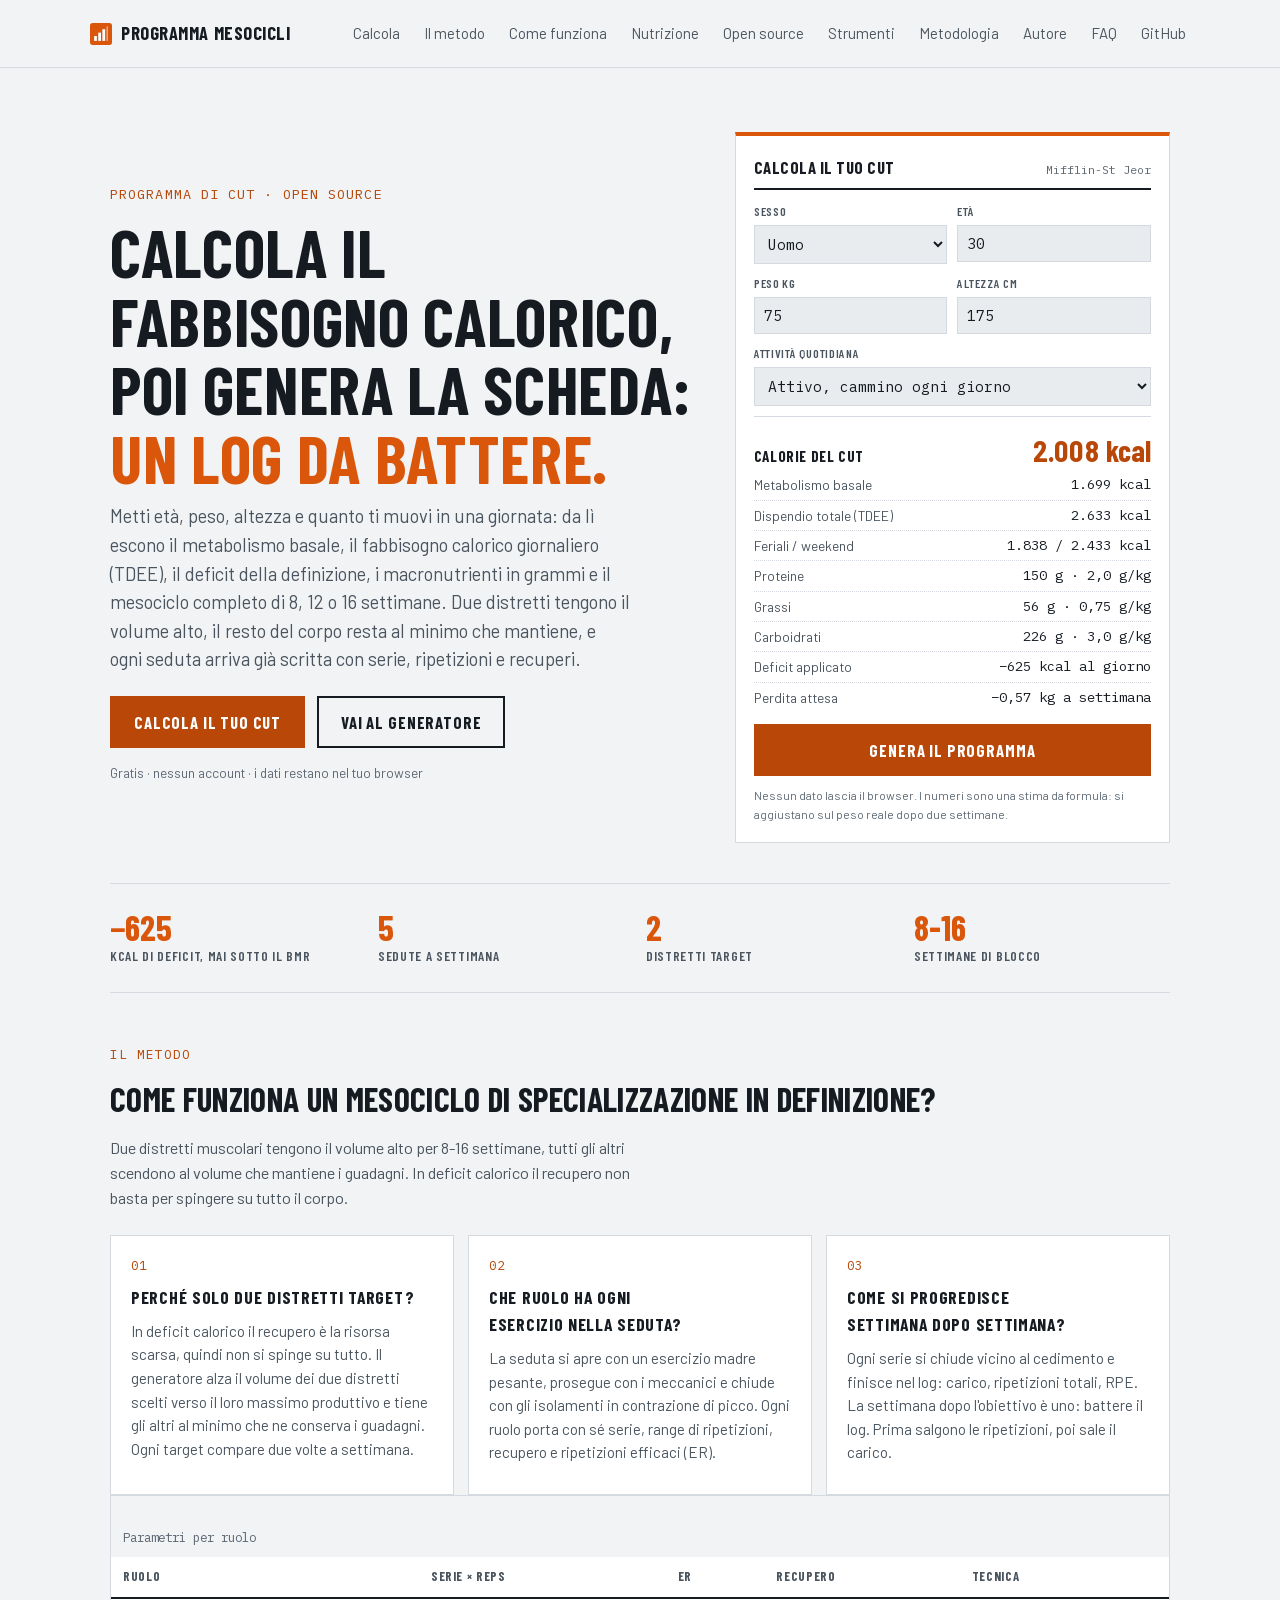
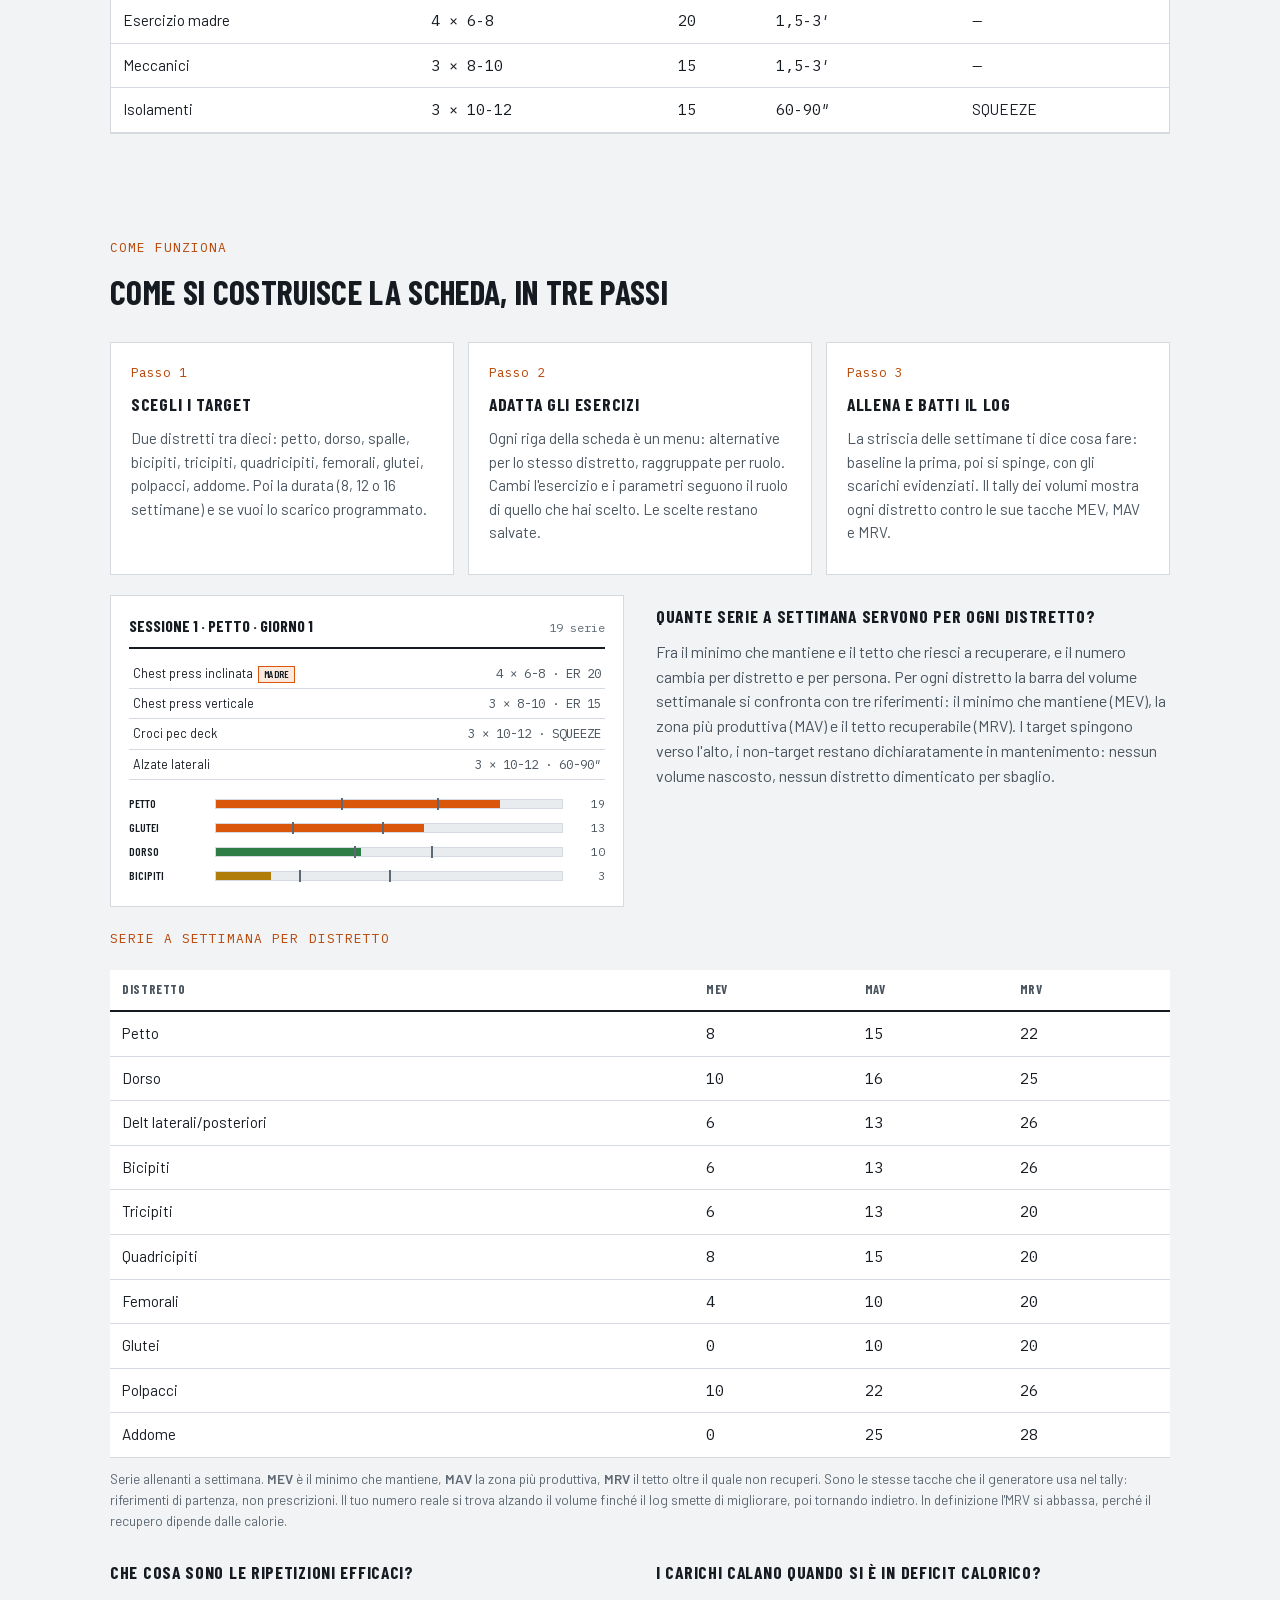
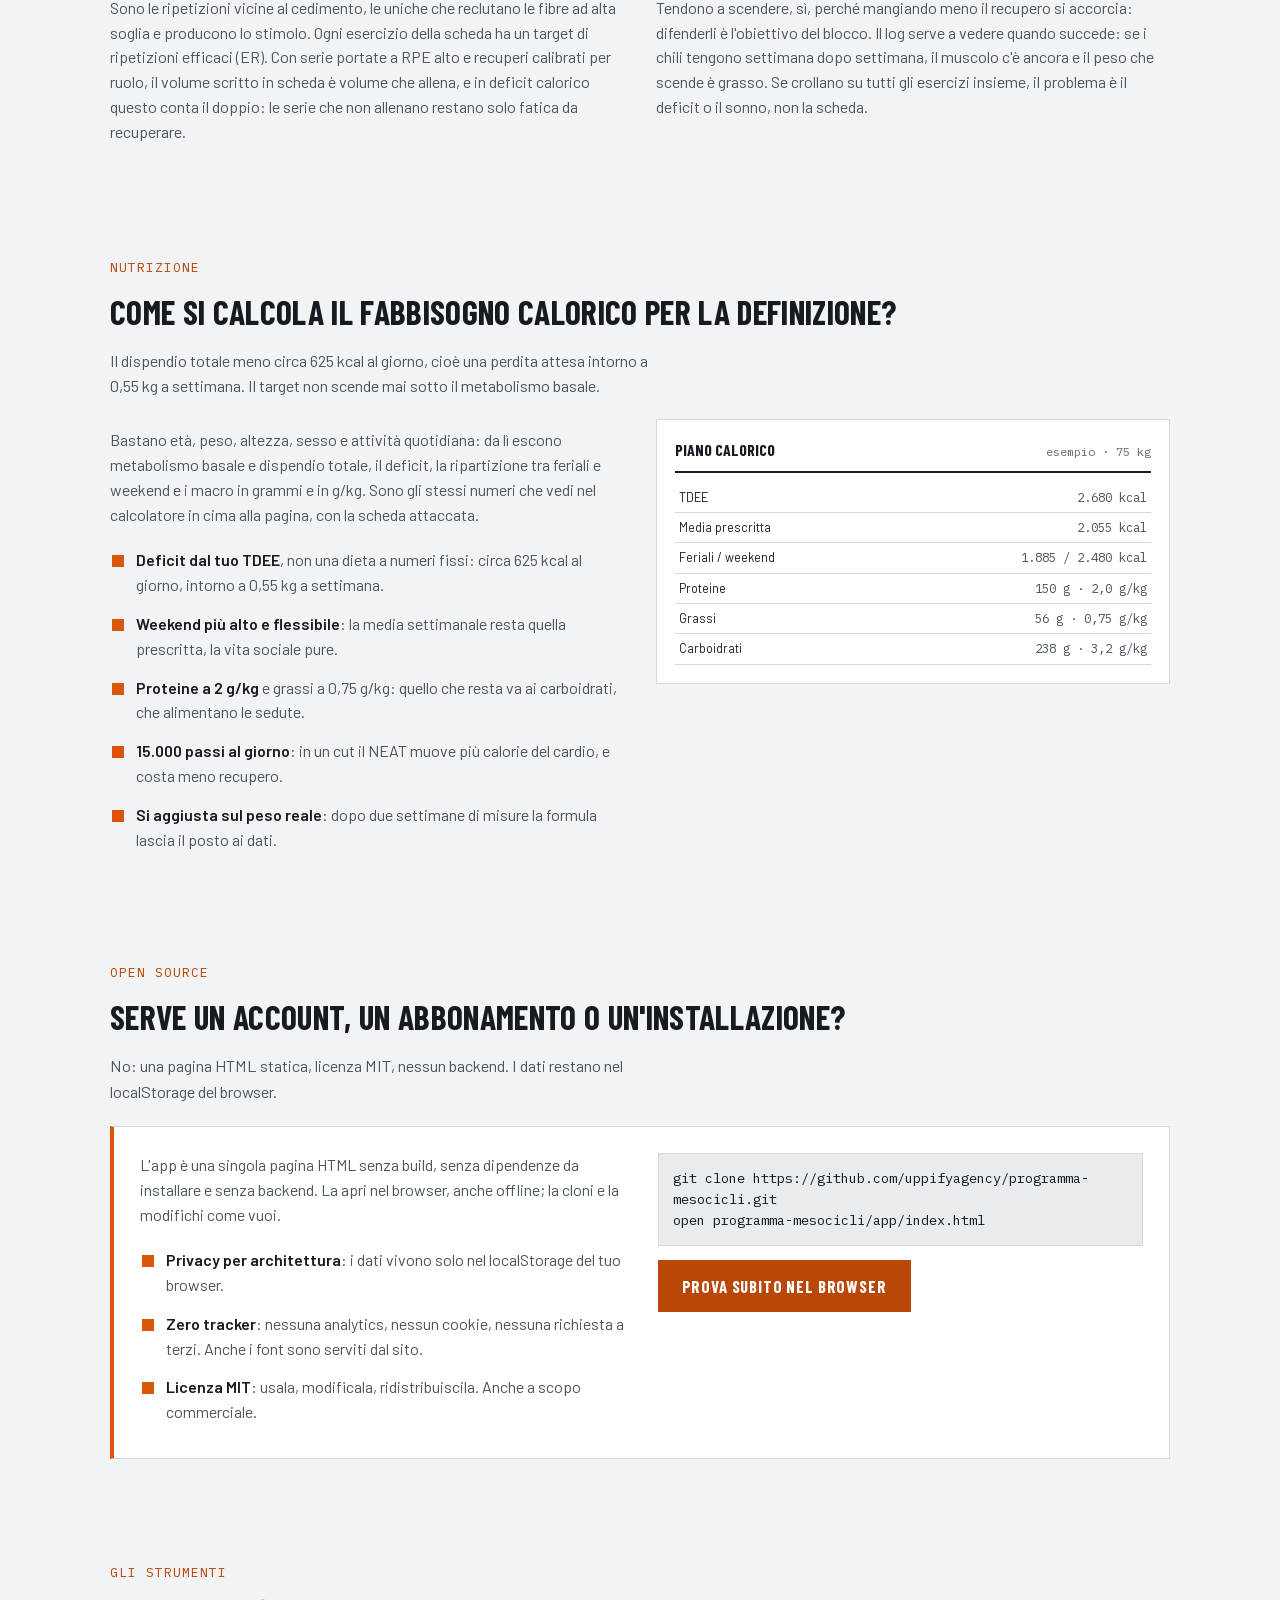
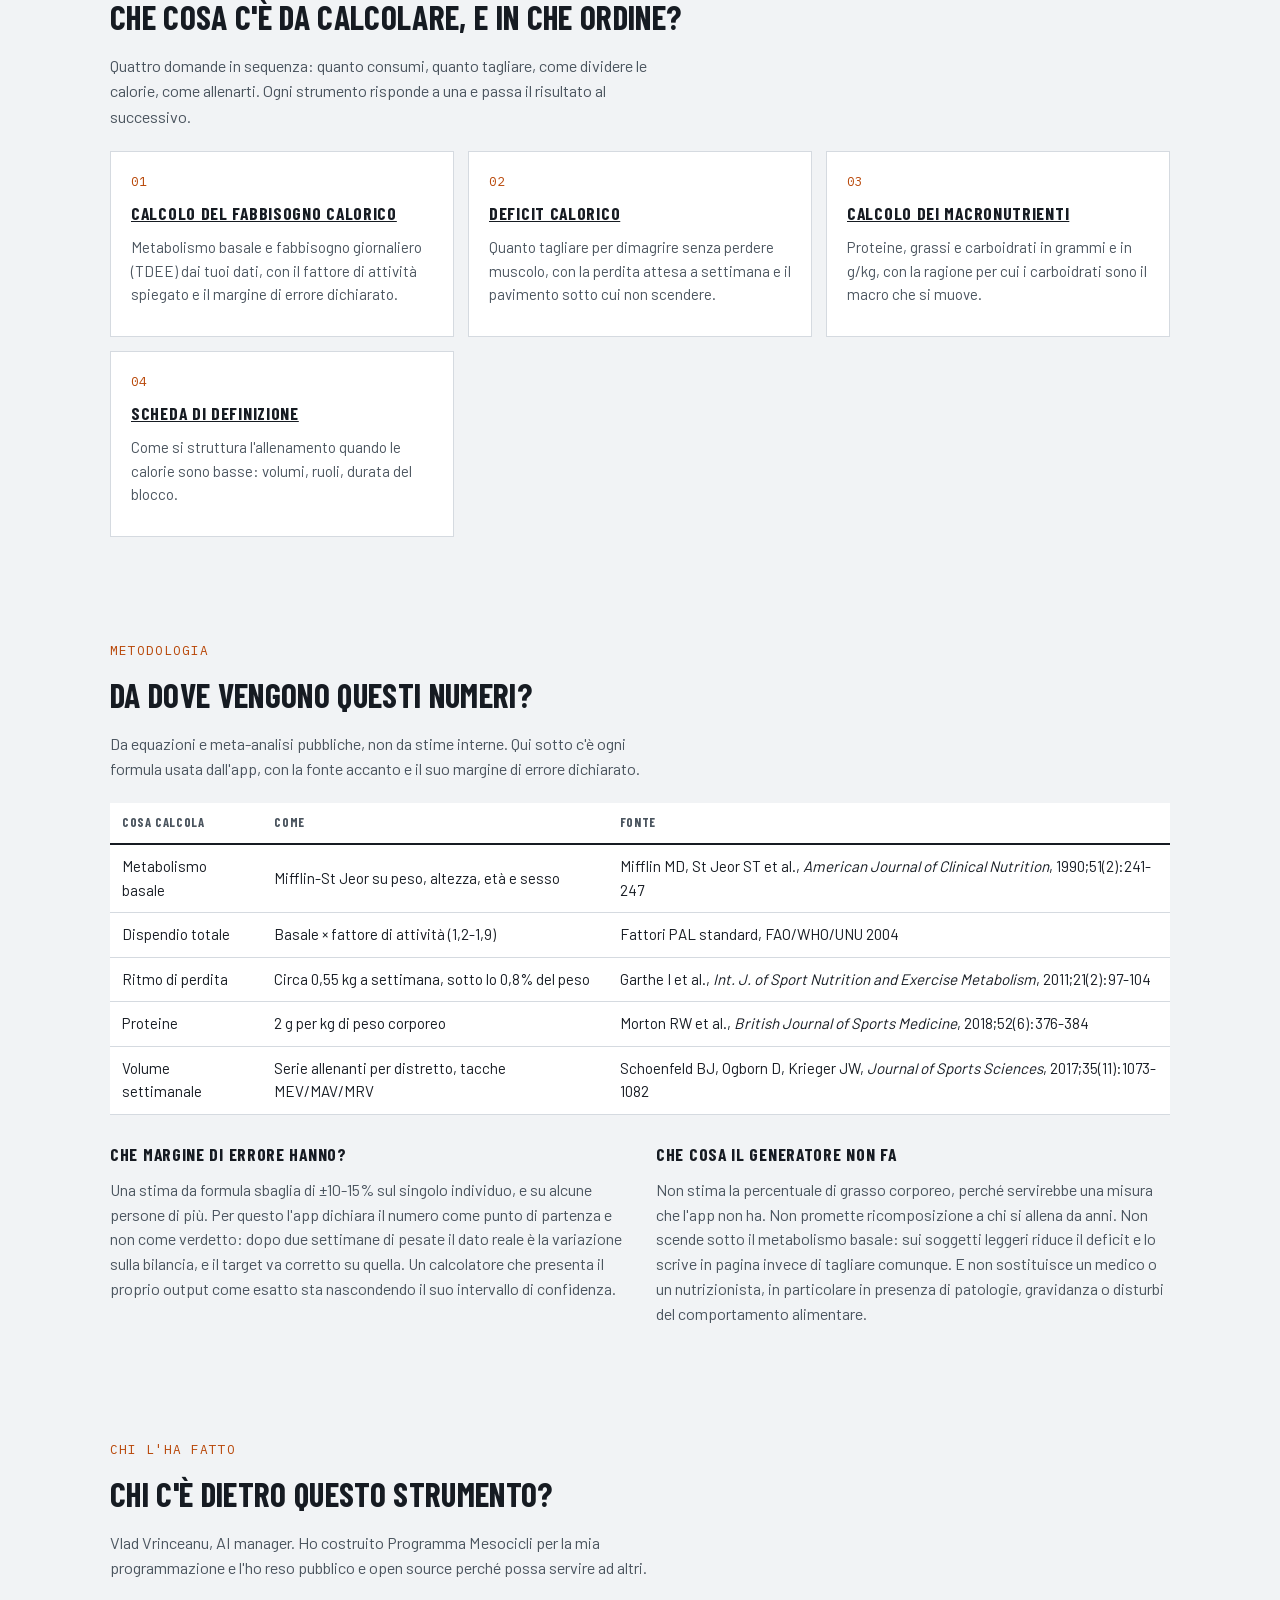
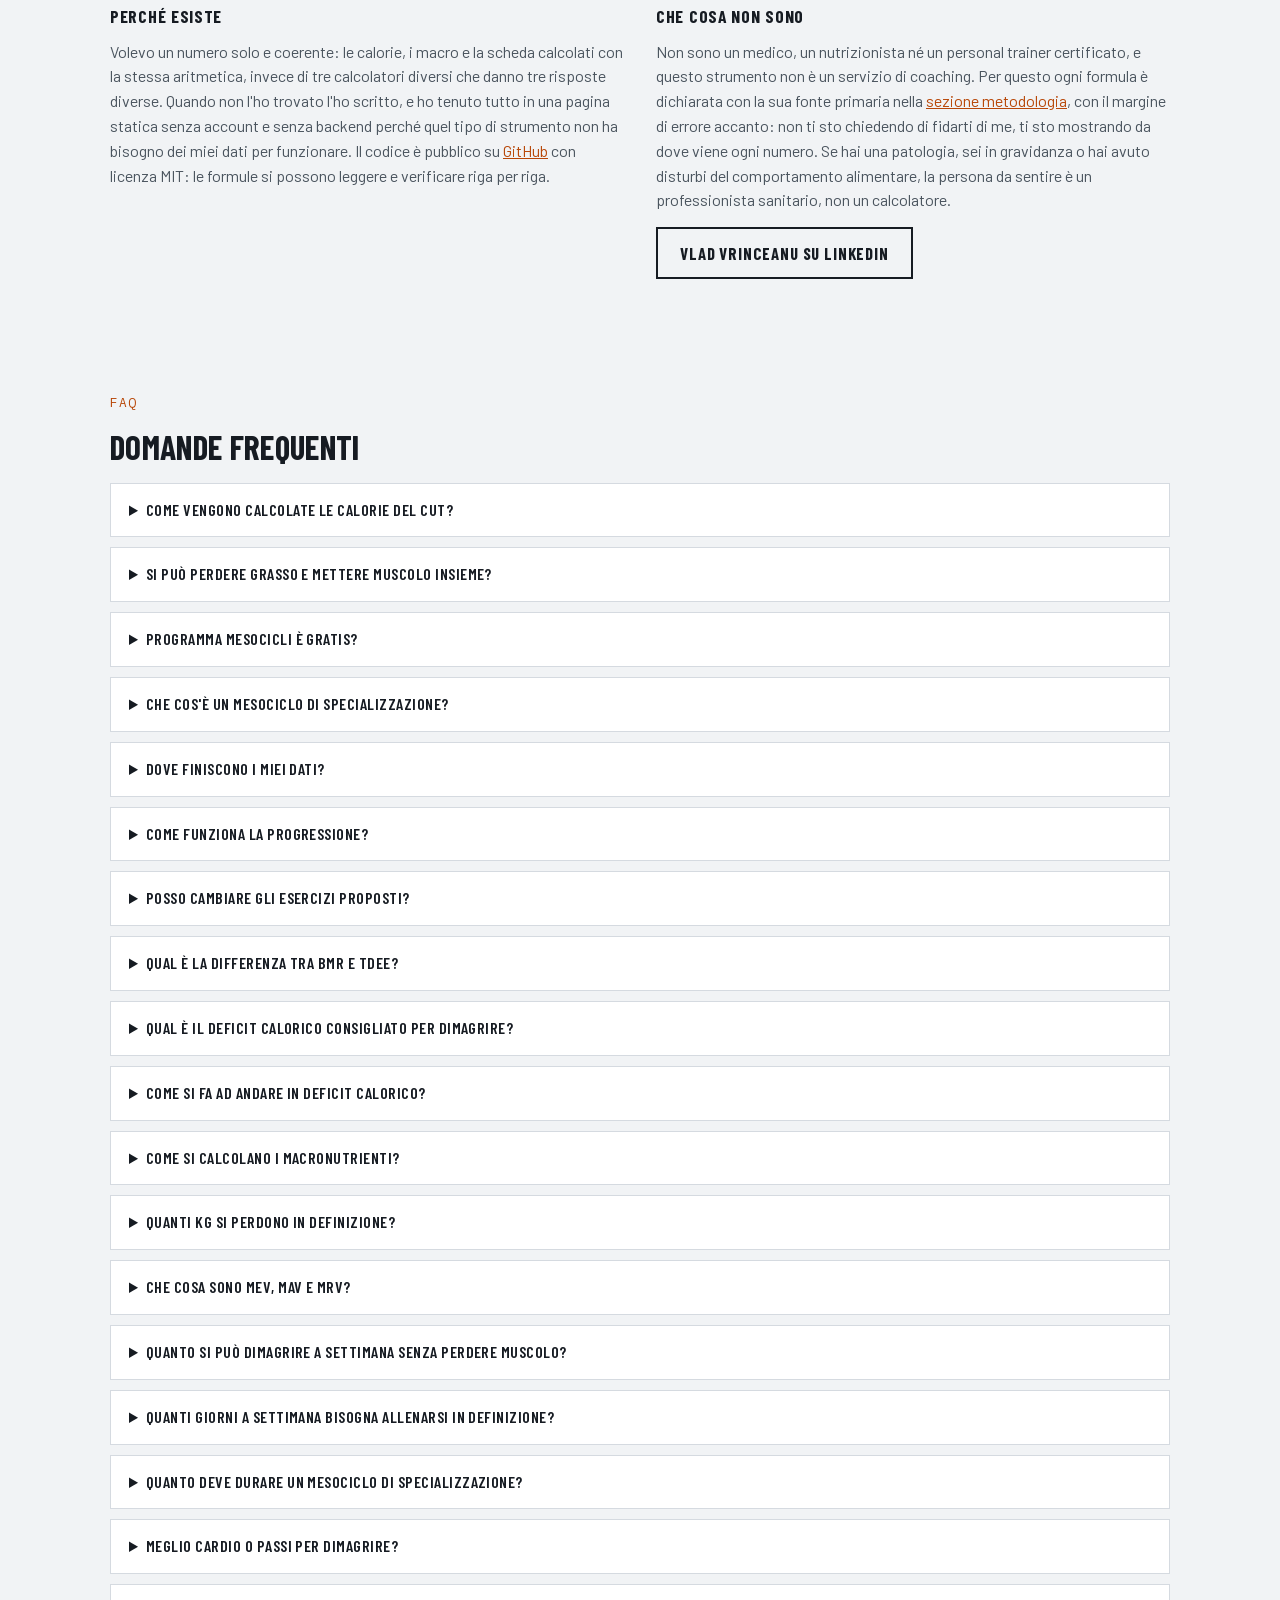
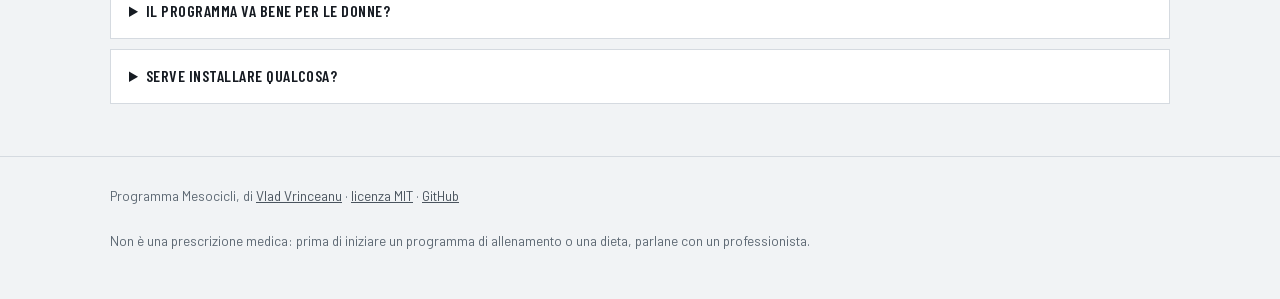
<file: index.html>
<!doctype html>
<html lang="it">
<head>
<meta charset="utf-8">
<meta name="viewport" content="width=device-width, initial-scale=1">
<title>Calcolo fabbisogno calorico e scheda per la definizione</title>
<meta name="description" content="Calcola metabolismo basale, fabbisogno giornaliero, deficit e macro dai tuoi dati, poi genera la scheda di definizione. Gratis, senza account.">
<link rel="canonical" href="https://programma-mesocicli.vercel.app/">
<meta name="robots" content="index,follow,max-snippet:-1,max-image-preview:large,max-video-preview:-1">
<meta name="author" content="Programma Mesocicli">
<link rel="alternate" hreflang="it-IT" href="https://programma-mesocicli.vercel.app/">
<link rel="alternate" hreflang="x-default" href="https://programma-mesocicli.vercel.app/">
<meta name="theme-color" media="(prefers-color-scheme: light)" content="#F1F3F5">
<meta name="theme-color" media="(prefers-color-scheme: dark)" content="#13171C">
<meta property="og:type" content="website">
<meta property="og:site_name" content="Programma Mesocicli">
<meta property="og:title" content="Calcolo fabbisogno calorico e scheda per la definizione">
<meta property="og:description" content="Metabolismo basale, fabbisogno calorico giornaliero, deficit e macronutrienti dai tuoi dati, più la scheda di definizione in cinque sedute. Gratis, senza account.">
<meta property="og:url" content="https://programma-mesocicli.vercel.app/">
<meta property="og:image" content="https://programma-mesocicli.vercel.app/assets/og.png">
<meta property="og:image:width" content="1200">
<meta property="og:image:height" content="630">
<meta property="og:image:alt" content="Programma Mesocicli: calorie del cut dai tuoi dati, due distretti target, cinque sedute">
<meta property="og:locale" content="it_IT">
<meta name="twitter:card" content="summary_large_image">
<meta name="twitter:title" content="Calcolo fabbisogno calorico e scheda per la definizione">
<meta name="twitter:description" content="Calorie della definizione dai tuoi dati più il mesociclo di specializzazione: 5 sedute, esercizi intercambiabili, volumi e macro.">
<meta name="twitter:image" content="https://programma-mesocicli.vercel.app/assets/og.png">
<link rel="icon" href="assets/favicon.svg" type="image/svg+xml">
<link rel="apple-touch-icon" href="assets/apple-touch-icon.png">
<script type="application/ld+json">
{
  "@context": "https://schema.org",
  "@graph": [
    {
      "@type": "Organization",
      "@id": "https://programma-mesocicli.vercel.app/#organization",
      "name": "Programma Mesocicli",
      "url": "https://programma-mesocicli.vercel.app/",
      "sameAs": [
        "https://github.com/uppifyagency/programma-mesocicli"
      ],
      "logo": {
        "@type": "ImageObject",
        "url": "https://programma-mesocicli.vercel.app/assets/og.png",
        "width": 1200,
        "height": 630
      },
      "founder": {
        "@id": "https://programma-mesocicli.vercel.app/#autore"
      }
    },
    {
      "@type": "Person",
      "@id": "https://programma-mesocicli.vercel.app/#autore",
      "name": "Vlad Vrinceanu",
      "url": "https://programma-mesocicli.vercel.app/#autore",
      "jobTitle": "AI manager",
      "sameAs": [
        "https://www.linkedin.com/in/vladvrinceanu/",
        "https://github.com/uppifyagency"
      ],
      "knowsAbout": [
        "Programmazione dell'allenamento con i pesi",
        "Deficit calorico",
        "Composizione corporea",
        "Sviluppo software"
      ],
      "description": "Autore e sviluppatore di Programma Mesocicli, strumento open source per il calcolo delle calorie della definizione e la programmazione dell'allenamento. Non è un professionista sanitario."
    },
    {
      "@type": "WebSite",
      "@id": "https://programma-mesocicli.vercel.app/#website",
      "url": "https://programma-mesocicli.vercel.app/",
      "name": "Programma Mesocicli",
      "inLanguage": "it-IT",
      "publisher": {
        "@id": "https://programma-mesocicli.vercel.app/#organization"
      },
      "description": "Calcolatore delle calorie della definizione e generatore di mesocicli di specializzazione. Open source, senza account."
    },
    {
      "@type": "WebPage",
      "@id": "https://programma-mesocicli.vercel.app/#webpage",
      "url": "https://programma-mesocicli.vercel.app/",
      "name": "Calcolo fabbisogno calorico e scheda per la definizione",
      "isPartOf": {
        "@id": "https://programma-mesocicli.vercel.app/#website"
      },
      "inLanguage": "it-IT",
      "datePublished": "2026-08-23",
      "dateModified": "2026-08-26",
      "primaryImageOfPage": {
        "@type": "ImageObject",
        "url": "https://programma-mesocicli.vercel.app/assets/og.png"
      },
      "mainEntity": {
        "@id": "https://programma-mesocicli.vercel.app/#app"
      },
      "about": [
        {
          "@type": "Thing",
          "name": "Definizione muscolare",
          "sameAs": "https://it.wikipedia.org/wiki/Culturismo"
        },
        {
          "@type": "Thing",
          "name": "Deficit calorico",
          "sameAs": "https://it.wikipedia.org/wiki/Metabolismo_basale"
        },
        {
          "@type": "Thing",
          "name": "Periodizzazione dell'allenamento",
          "sameAs": "https://it.wikipedia.org/wiki/Allenamento_con_i_pesi"
        }
      ],
      "mentions": [
        {
          "@type": "Thing",
          "name": "Equazione di Mifflin-St Jeor"
        },
        {
          "@type": "Thing",
          "name": "Volume minimo efficace (MEV)"
        },
        {
          "@type": "Thing",
          "name": "Volume adattativo massimo (MAV)"
        },
        {
          "@type": "Thing",
          "name": "Volume massimo recuperabile (MRV)"
        },
        {
          "@type": "Thing",
          "name": "Ripetizioni efficaci"
        },
        {
          "@type": "Thing",
          "name": "NEAT"
        },
        {
          "@type": "Thing",
          "name": "Metabolismo basale (BMR)"
        },
        {
          "@type": "Thing",
          "name": "Fabbisogno calorico giornaliero (TDEE)"
        },
        {
          "@type": "Thing",
          "name": "Deficit calorico"
        },
        {
          "@type": "Thing",
          "name": "Macronutrienti"
        }
      ],
      "citation": [
        {
          "@type": "ScholarlyArticle",
          "name": "A new predictive equation for resting energy expenditure in healthy individuals",
          "datePublished": "1990",
          "isPartOf": {
            "@type": "Periodical",
            "name": "American Journal of Clinical Nutrition"
          }
        },
        {
          "@type": "ScholarlyArticle",
          "name": "Dose-response relationship between weekly resistance training volume and increases in muscle mass",
          "datePublished": "2017",
          "isPartOf": {
            "@type": "Periodical",
            "name": "Journal of Sports Sciences"
          }
        },
        {
          "@type": "ScholarlyArticle",
          "name": "A systematic review, meta-analysis and meta-regression of the effect of protein supplementation on resistance training-induced gains in muscle mass and strength",
          "datePublished": "2018",
          "isPartOf": {
            "@type": "Periodical",
            "name": "British Journal of Sports Medicine"
          }
        },
        {
          "@type": "ScholarlyArticle",
          "name": "Effect of two different weight-loss rates on body composition and strength and power-related performance in elite athletes",
          "datePublished": "2011",
          "isPartOf": {
            "@type": "Periodical",
            "name": "International Journal of Sport Nutrition and Exercise Metabolism"
          }
        }
      ],
      "speakable": {
        "@type": "SpeakableSpecification",
        "cssSelector": [
          ".lead-a",
          "#h-metodo",
          "#h-nutrizione"
        ]
      },
      "breadcrumb": {
        "@id": "https://programma-mesocicli.vercel.app/#breadcrumb"
      },
      "author": {
        "@id": "https://programma-mesocicli.vercel.app/#autore"
      },
      "publisher": {
        "@id": "https://programma-mesocicli.vercel.app/#organization"
      }
    },
    {
      "@type": "BreadcrumbList",
      "@id": "https://programma-mesocicli.vercel.app/#breadcrumb",
      "itemListElement": [
        {
          "@type": "ListItem",
          "position": 1,
          "name": "Programma Mesocicli",
          "item": "https://programma-mesocicli.vercel.app/"
        }
      ]
    },
    {
      "@type": [
        "SoftwareApplication",
        "WebApplication"
      ],
      "@id": "https://programma-mesocicli.vercel.app/#app",
      "name": "Programma Mesocicli",
      "url": "https://programma-mesocicli.vercel.app/app/",
      "installUrl": "https://programma-mesocicli.vercel.app/app/",
      "applicationCategory": "HealthApplication",
      "applicationSubCategory": "Fitness",
      "operatingSystem": "Qualsiasi browser web",
      "browserRequirements": "Richiede JavaScript",
      "inLanguage": "it-IT",
      "isAccessibleForFree": true,
      "offers": {
        "@type": "Offer",
        "price": "0",
        "priceCurrency": "EUR",
        "availability": "https://schema.org/InStock"
      },
      "license": "https://github.com/uppifyagency/programma-mesocicli/blob/main/LICENSE",
      "codeRepository": "https://github.com/uppifyagency/programma-mesocicli",
      "publisher": {
        "@id": "https://programma-mesocicli.vercel.app/#organization"
      },
      "dateModified": "2026-08-26",
      "featureList": [
        "Calcolo di metabolismo basale e dispendio energetico da età, peso, altezza, sesso e attività quotidiana",
        "Calorie della definizione con deficit calibrato e ripartizione tra feriali e weekend",
        "Macronutrienti in grammi e in g/kg",
        "Mesociclo di 8, 12 o 16 settimane con due distretti target",
        "Cinque sedute a settimana con esercizi alternativi per ogni ruolo",
        "Volumi settimanali per distretto confrontati con MEV, MAV e MRV",
        "Log di allenamento con double progression su carico, ripetizioni e RPE"
      ],
      "description": "Genera il mesociclo di specializzazione in definizione: calorie e macro dai tuoi dati, cinque sedute a settimana con serie, ripetizioni e recuperi, volumi confrontati con MEV, MAV e MRV.",
      "author": {
        "@id": "https://programma-mesocicli.vercel.app/#autore"
      }
    },
    {
      "@type": "HowTo",
      "@id": "https://programma-mesocicli.vercel.app/#howto",
      "name": "Come costruire un mesociclo di specializzazione in definizione",
      "description": "Dai dati corporei alla scheda settimanale in tre passi.",
      "inLanguage": "it-IT",
      "totalTime": "PT5M",
      "tool": [
        {
          "@type": "HowToTool",
          "name": "Programma Mesocicli",
          "url": "https://programma-mesocicli.vercel.app/app/"
        }
      ],
      "step": [
        {
          "@type": "HowToStep",
          "position": 1,
          "name": "Calcola le calorie della definizione",
          "text": "Inserisci sesso, età, peso, altezza e attività quotidiana. L'app calcola il metabolismo basale con Mifflin-St Jeor, lo moltiplica per il fattore di attività e sottrae circa 625 kcal al giorno, senza mai scendere sotto il basale.",
          "url": "https://programma-mesocicli.vercel.app/#calcola"
        },
        {
          "@type": "HowToStep",
          "position": 2,
          "name": "Scegli i due distretti target",
          "text": "Scegli due distretti fra i dieci disponibili e la durata del blocco (8, 12 o 16 settimane). Il volume dei due target sale verso il massimo produttivo, tutti gli altri restano al volume che mantiene.",
          "url": "https://programma-mesocicli.vercel.app/app/"
        },
        {
          "@type": "HowToStep",
          "position": 3,
          "name": "Adatta gli esercizi e batti il log",
          "text": "Ogni riga della scheda è un menu di alternative per lo stesso ruolo: cambiando esercizio i parametri seguono il ruolo. Poi si registrano carico, ripetizioni totali e RPE, e la settimana dopo si batte il log: prima più ripetizioni, poi più carico.",
          "url": "https://programma-mesocicli.vercel.app/app/"
        }
      ]
    },
    {
      "@type": "FAQPage",
      "@id": "https://programma-mesocicli.vercel.app/#faq",
      "inLanguage": "it-IT",
      "isPartOf": {
        "@id": "https://programma-mesocicli.vercel.app/#webpage"
      },
      "mainEntity": [
        {
          "@type": "Question",
          "name": "Come vengono calcolate le calorie del cut?",
          "acceptedAnswer": {
            "@type": "Answer",
            "text": "Il metabolismo basale con la formula Mifflin-St Jeor su età, peso, altezza e sesso, moltiplicato per il fattore di attività quotidiana che scegli. Dal dispendio totale l'app sottrae circa 625 kcal al giorno, cioè una perdita attesa intorno a 0,55 kg a settimana. I giorni feriali stanno più bassi e il weekend più alto, ma la media della settimana resta quella prescritta. Ogni formula è una stima: dopo due settimane conta il peso sulla bilancia, non il calcolo."
          }
        },
        {
          "@type": "Question",
          "name": "Si può perdere grasso e mettere muscolo insieme?",
          "acceptedAnswer": {
            "@type": "Answer",
            "text": "In deficit calorico la crescita rallenta o si ferma, e per chi si allena da anni l'obiettivo realistico è conservare la massa magra invece di costruirne. Per questo il volume alto va su due soli distretti e non su tutto il corpo: è lì che vale la pena spendere il recupero che il deficit lascia. Chi si allena da poco, riparte dopo una pausa o ha molto grasso da perdere può ancora guadagnare qualcosa."
          }
        },
        {
          "@type": "Question",
          "name": "Programma Mesocicli è gratis?",
          "acceptedAnswer": {
            "@type": "Answer",
            "text": "Sì. È un progetto open source con licenza MIT: l'app è gratuita, senza account, senza pubblicità e senza raccolta dati. Il codice è pubblico su GitHub."
          }
        },
        {
          "@type": "Question",
          "name": "Che cos'è un mesociclo di specializzazione?",
          "acceptedAnswer": {
            "@type": "Answer",
            "text": "Un blocco di 8-16 settimane in cui il volume di allenamento si concentra su due distretti muscolari scelti (i target), mentre tutti gli altri scendono a un volume di mantenimento. Finito il blocco, si cambiano i target."
          }
        },
        {
          "@type": "Question",
          "name": "Dove finiscono i miei dati?",
          "acceptedAnswer": {
            "@type": "Answer",
            "text": "Restano nel tuo browser (localStorage). L'app non ha backend e non invia nulla a nessun server: peso, età e scelte di configurazione non lasciano mai il tuo dispositivo."
          }
        },
        {
          "@type": "Question",
          "name": "Come funziona la progressione?",
          "acceptedAnswer": {
            "@type": "Answer",
            "text": "Double progression sul log: registri carico, ripetizioni totali e RPE di ogni esercizio. La settimana dopo cerchi di battere il log: più ripetizioni a parità di carico, e quando sfori il range in alto aumenti il carico."
          }
        },
        {
          "@type": "Question",
          "name": "Posso cambiare gli esercizi proposti?",
          "acceptedAnswer": {
            "@type": "Answer",
            "text": "Sì. Ogni riga della scheda è un menu con alternative per lo stesso distretto, raggruppate per ruolo (madre, meccanici, isolamento). Reps, ER, recupero e tecnica si adattano al ruolo dell'esercizio che scegli."
          }
        },
        {
          "@type": "Question",
          "name": "Qual è la differenza tra BMR e TDEE?",
          "acceptedAnswer": {
            "@type": "Answer",
            "text": "Il BMR è quello che consumi da fermo, il TDEE è quello che consumi vivendo la tua giornata. Il metabolismo basale (BMR, Basal Metabolic Rate) è l'energia che il corpo brucia a riposo assoluto per tenere in funzione cuore, respiro, cervello e temperatura. Il fabbisogno calorico giornaliero (TDEE, Total Daily Energy Expenditure) è il BMR moltiplicato per un fattore che tiene conto di quanto ti muovi: lavoro, camminate, allenamento, digestione. Nel calcolatore in cima alla pagina vedi entrambi i numeri: il deficit si sottrae dal TDEE, mai dal BMR."
          }
        },
        {
          "@type": "Question",
          "name": "Qual è il deficit calorico consigliato per dimagrire?",
          "acceptedAnswer": {
            "@type": "Answer",
            "text": "Fra il 15% e il 25% del fabbisogno giornaliero, che per la maggior parte delle persone significa 400-700 kcal al giorno. Il calcolatore usa circa 625 kcal come riferimento, che corrisponde a una perdita intorno a 0,55 kg a settimana. Deficit più aggressivi fanno scendere il peso più in fretta ma costano massa magra, fame e carichi in palestra: il segnale che sei andato troppo giù è il log che crolla su tutti gli esercizi insieme. Il target calorico non deve mai finire sotto il metabolismo basale."
          }
        },
        {
          "@type": "Question",
          "name": "Come si fa ad andare in deficit calorico?",
          "acceptedAnswer": {
            "@type": "Answer",
            "text": "Si calcola il fabbisogno giornaliero e si mangia stabilmente sotto quel numero, misurando il risultato sulla bilancia. In pratica: calcoli il TDEE dai tuoi dati, sottrai il deficit, distribuisci le calorie in macronutrienti (qui proteine 2 g/kg, grassi 0,75 g/kg, il resto ai carboidrati) e dopo due settimane confronti la variazione di peso con quella attesa. Se il peso non si muove il deficit reale non c'è, indipendentemente da cosa dice la formula: si corregge sul dato, non sul calcolo."
          }
        },
        {
          "@type": "Question",
          "name": "Come si calcolano i macronutrienti?",
          "acceptedAnswer": {
            "@type": "Answer",
            "text": "Prima si fissano proteine e grassi in base al peso corporeo, poi i carboidrati riempiono le calorie che restano. Qui le proteine stanno a 2 g per kg di peso e i grassi a 0,75 g per kg; moltiplicando per 4 kcal al grammo le proteine, 9 kcal i grassi e sottraendo dal totale, quello che avanza diviso 4 dà i grammi di carboidrati. È il motivo per cui i carboidrati sono il macro che si muove quando cambia il deficit: proteine e grassi hanno un pavimento, loro no."
          }
        },
        {
          "@type": "Question",
          "name": "Quanti kg si perdono in definizione?",
          "acceptedAnswer": {
            "@type": "Answer",
            "text": "Dipende da quanto dura il blocco e da quanto grasso c'è da perdere, ma il ritmo sostenibile è intorno allo 0,5-0,8% del peso corporeo a settimana. Su 80 kg significa 0,4-0,65 kg a settimana, cioè 5-10 kg in un blocco di 12-16 settimane. La prima settimana il calo è quasi sempre più marcato per l'acqua e il glicogeno, e non va letto come grasso perso: il dato che conta è la media sulle due settimane."
          }
        },
        {
          "@type": "Question",
          "name": "Che cosa sono MEV, MAV e MRV?",
          "acceptedAnswer": {
            "@type": "Answer",
            "text": "Sono tre soglie di volume settimanale, misurate in serie allenanti per distretto. Il MEV (volume minimo efficace) è il minimo che mantiene quello che hai già; il MAV (volume adattativo massimo) è la fascia in cui la crescita è più produttiva; l'MRV (volume massimo recuperabile) è il tetto oltre il quale accumuli fatica senza ricavarne stimolo. Non sono numeri universali: variano per distretto, per persona e per quanto stai mangiando. In definizione l'MRV si abbassa, perché il recupero dipende anche dalle calorie."
          }
        },
        {
          "@type": "Question",
          "name": "Quanto si può dimagrire a settimana senza perdere muscolo?",
          "acceptedAnswer": {
            "@type": "Answer",
            "text": "Intorno allo 0,5-0,8% del peso corporeo a settimana è il ritmo che la maggior parte delle persone regge senza intaccare la massa magra: su 75 kg significa circa 0,4-0,6 kg. Il generatore usa un deficit di circa 625 kcal al giorno, che corrisponde a circa 0,55 kg a settimana. Più veloce di così e i primi segnali sono i carichi che crollano nel log e la fame che diventa ingestibile."
          }
        },
        {
          "@type": "Question",
          "name": "Quanti giorni a settimana bisogna allenarsi in definizione?",
          "acceptedAnswer": {
            "@type": "Answer",
            "text": "Cinque sedute a settimana è la frequenza su cui è costruito il generatore: permette di allenare i due distretti target due volte ciascuno e di tenere tutti gli altri sopra il volume di mantenimento. Meno sedute non rendono impossibile un cut, ma comprimono il volume in sessioni più lunghe e più difficili da recuperare quando si mangia poco."
          }
        },
        {
          "@type": "Question",
          "name": "Quanto deve durare un mesociclo di specializzazione?",
          "acceptedAnswer": {
            "@type": "Answer",
            "text": "Da 8 a 16 settimane, con gli scarichi dentro. Sotto le 8 settimane il volume accumulato è troppo poco perché la specializzazione si veda; oltre le 16 la fatica si accumula più in fretta di quanto il deficit permetta di smaltirla. Finito il blocco si cambiano i due target, così ogni distretto ha il suo turno nell'arco dell'anno."
          }
        },
        {
          "@type": "Question",
          "name": "Meglio cardio o passi per dimagrire?",
          "acceptedAnswer": {
            "@type": "Answer",
            "text": "I passi, nella maggior parte dei casi. Il NEAT (l'attività non sportiva della giornata) muove più calorie del cardio strutturato e costa molto meno recupero, che in deficit è la risorsa scarsa. Il piano di riferimento è 15.000 passi al giorno. Il cardio non è vietato: semplicemente compete con l'allenamento con i pesi per lo stesso recupero."
          }
        },
        {
          "@type": "Question",
          "name": "Il programma va bene per le donne?",
          "acceptedAnswer": {
            "@type": "Answer",
            "text": "Sì. Il calcolo di metabolismo basale e dispendio usa la formula Mifflin-St Jeor con il coefficiente per sesso, quindi calorie e macro escono tarati sui tuoi dati. La struttura dell'allenamento non cambia: cambiano i distretti che sceglierai come target, e glutei e femorali sono fra i dieci disponibili."
          }
        },
        {
          "@type": "Question",
          "name": "Serve installare qualcosa?",
          "acceptedAnswer": {
            "@type": "Answer",
            "text": "No. È una pagina statica: si apre nel browser da questo sito o da file locale. Per lo sviluppo basta clonare il repository e aprire app/index.html: niente build, niente dipendenze."
          }
        }
      ]
    }
  ]
}
</script>
<link rel="preload" href="assets/fonts/barlow-condensed-700-latin.woff2" as="font" type="font/woff2" crossorigin>
<link rel="preload" href="assets/fonts/barlow-400-latin.woff2" as="font" type="font/woff2" crossorigin>
<style>
@font-face{font-family:"Barlow Fallback";src:local("Arial"),local("Helvetica Neue"),local("Liberation Sans");size-adjust:97.6%;ascent-override:100%;descent-override:20%;line-gap-override:0%;}
@font-face{font-family:"IBM Plex Mono Fallback";src:local("Courier New"),local("Liberation Mono");size-adjust:100%;ascent-override:102.5%;descent-override:27.5%;line-gap-override:0%;}
@font-face { font-family: 'Barlow'; font-style: normal; font-weight: 400; font-display: swap; src: url(assets/fonts/barlow-400-latin-ext.woff2) format('woff2'); unicode-range: U+0100-02BA, U+02BD-02C5, U+02C7-02CC, U+02CE-02D7, U+02DD-02FF, U+0304, U+0308, U+0329, U+1D00-1DBF, U+1E00-1E9F, U+1EF2-1EFF, U+2020, U+20A0-20AB, U+20AD-20C0, U+2113, U+2C60-2C7F, U+A720-A7FF; }
@font-face { font-family: 'Barlow'; font-style: normal; font-weight: 400; font-display: swap; src: url(assets/fonts/barlow-400-latin.woff2) format('woff2'); unicode-range: U+0000-00FF, U+0131, U+0152-0153, U+02BB-02BC, U+02C6, U+02DA, U+02DC, U+0304, U+0308, U+0329, U+2000-206F, U+20AC, U+2122, U+2191, U+2193, U+2212, U+2215, U+FEFF, U+FFFD; }
@font-face { font-family: 'Barlow'; font-style: normal; font-weight: 600; font-display: swap; src: url(assets/fonts/barlow-600-latin-ext.woff2) format('woff2'); unicode-range: U+0100-02BA, U+02BD-02C5, U+02C7-02CC, U+02CE-02D7, U+02DD-02FF, U+0304, U+0308, U+0329, U+1D00-1DBF, U+1E00-1E9F, U+1EF2-1EFF, U+2020, U+20A0-20AB, U+20AD-20C0, U+2113, U+2C60-2C7F, U+A720-A7FF; }
@font-face { font-family: 'Barlow'; font-style: normal; font-weight: 600; font-display: swap; src: url(assets/fonts/barlow-600-latin.woff2) format('woff2'); unicode-range: U+0000-00FF, U+0131, U+0152-0153, U+02BB-02BC, U+02C6, U+02DA, U+02DC, U+0304, U+0308, U+0329, U+2000-206F, U+20AC, U+2122, U+2191, U+2193, U+2212, U+2215, U+FEFF, U+FFFD; }
@font-face { font-family: 'Barlow Condensed'; font-style: normal; font-weight: 600; font-display: swap; src: url(assets/fonts/barlow-condensed-600-latin-ext.woff2) format('woff2'); unicode-range: U+0100-02BA, U+02BD-02C5, U+02C7-02CC, U+02CE-02D7, U+02DD-02FF, U+0304, U+0308, U+0329, U+1D00-1DBF, U+1E00-1E9F, U+1EF2-1EFF, U+2020, U+20A0-20AB, U+20AD-20C0, U+2113, U+2C60-2C7F, U+A720-A7FF; }
@font-face { font-family: 'Barlow Condensed'; font-style: normal; font-weight: 600; font-display: swap; src: url(assets/fonts/barlow-condensed-600-latin.woff2) format('woff2'); unicode-range: U+0000-00FF, U+0131, U+0152-0153, U+02BB-02BC, U+02C6, U+02DA, U+02DC, U+0304, U+0308, U+0329, U+2000-206F, U+20AC, U+2122, U+2191, U+2193, U+2212, U+2215, U+FEFF, U+FFFD; }
@font-face { font-family: 'Barlow Condensed'; font-style: normal; font-weight: 700; font-display: swap; src: url(assets/fonts/barlow-condensed-700-latin-ext.woff2) format('woff2'); unicode-range: U+0100-02BA, U+02BD-02C5, U+02C7-02CC, U+02CE-02D7, U+02DD-02FF, U+0304, U+0308, U+0329, U+1D00-1DBF, U+1E00-1E9F, U+1EF2-1EFF, U+2020, U+20A0-20AB, U+20AD-20C0, U+2113, U+2C60-2C7F, U+A720-A7FF; }
@font-face { font-family: 'Barlow Condensed'; font-style: normal; font-weight: 700; font-display: swap; src: url(assets/fonts/barlow-condensed-700-latin.woff2) format('woff2'); unicode-range: U+0000-00FF, U+0131, U+0152-0153, U+02BB-02BC, U+02C6, U+02DA, U+02DC, U+0304, U+0308, U+0329, U+2000-206F, U+20AC, U+2122, U+2191, U+2193, U+2212, U+2215, U+FEFF, U+FFFD; }
@font-face { font-family: 'IBM Plex Mono'; font-style: normal; font-weight: 400; font-display: swap; src: url(assets/fonts/ibm-plex-mono-400-latin-ext.woff2) format('woff2'); unicode-range: U+0100-02BA, U+02BD-02C5, U+02C7-02CC, U+02CE-02D7, U+02DD-02FF, U+0304, U+0308, U+0329, U+1D00-1DBF, U+1E00-1E9F, U+1EF2-1EFF, U+2020, U+20A0-20AB, U+20AD-20C0, U+2113, U+2C60-2C7F, U+A720-A7FF; }
@font-face { font-family: 'IBM Plex Mono'; font-style: normal; font-weight: 400; font-display: swap; src: url(assets/fonts/ibm-plex-mono-400-latin.woff2) format('woff2'); unicode-range: U+0000-00FF, U+0131, U+0152-0153, U+02BB-02BC, U+02C6, U+02DA, U+02DC, U+0304, U+0308, U+0329, U+2000-206F, U+20AC, U+2122, U+2191, U+2193, U+2212, U+2215, U+FEFF, U+FFFD; }
@font-face { font-family: 'IBM Plex Mono'; font-style: normal; font-weight: 600; font-display: swap; src: url(assets/fonts/ibm-plex-mono-600-latin-ext.woff2) format('woff2'); unicode-range: U+0100-02BA, U+02BD-02C5, U+02C7-02CC, U+02CE-02D7, U+02DD-02FF, U+0304, U+0308, U+0329, U+1D00-1DBF, U+1E00-1E9F, U+1EF2-1EFF, U+2020, U+20A0-20AB, U+20AD-20C0, U+2113, U+2C60-2C7F, U+A720-A7FF; }
@font-face { font-family: 'IBM Plex Mono'; font-style: normal; font-weight: 600; font-display: swap; src: url(assets/fonts/ibm-plex-mono-600-latin.woff2) format('woff2'); unicode-range: U+0000-00FF, U+0131, U+0152-0153, U+02BB-02BC, U+02C6, U+02DA, U+02DC, U+0304, U+0308, U+0329, U+2000-206F, U+20AC, U+2122, U+2191, U+2193, U+2212, U+2215, U+FEFF, U+FFFD; }
@font-face{font-family:"Barlow Condensed Fallback";src:local("Arial Narrow");size-adjust:88%;}
:root{
  --bg:#F1F3F5; --surface:#FFFFFF; --surface2:#E9ECEF; --ink:#161B22; --ink2:#4A545E; --ink3:#5D6873;
  --line:#D5DAE0; --accent:#D9560B; --accent-text:#B84708; --accent-ink:#FFFFFF; --accent-soft:#FBE9DD;
  --ok:#2E7D46; --warn:#B07C0A; --crit:#B3362A;
}
@media (prefers-color-scheme: dark){
  :root:not([data-theme="light"]){
    --bg:#13171C; --surface:#1B2128; --surface2:#232A33; --ink:#E8ECEF; --ink2:#A8B2BC; --ink3:#87929D;
    --line:#313A44; --accent:#F0762E; --accent-text:#F0762E; --accent-ink:#181206; --accent-soft:#3A2617;
    --ok:#5CB878; --warn:#D9A93C; --crit:#E06A5D;
  }
}
:root[data-theme="dark"]{
  --bg:#13171C; --surface:#1B2128; --surface2:#232A33; --ink:#E8ECEF; --ink2:#A8B2BC; --ink3:#87929D;
  --line:#313A44; --accent:#F0762E; --accent-text:#F0762E; --accent-ink:#181206; --accent-soft:#3A2617;
  --ok:#5CB878; --warn:#D9A93C; --crit:#E06A5D;
}
*{box-sizing:border-box}
html{scroll-behavior:smooth}
@media (prefers-reduced-motion: reduce){ html{scroll-behavior:auto} }
body{margin:0; background:var(--bg); color:var(--ink); font-family:Barlow,"Barlow Fallback",system-ui,sans-serif; font-size:16px; line-height:1.55;}
h1,h2,h3{font-family:"Barlow Condensed","Barlow Condensed Fallback","Arial Narrow",sans-serif; margin:0; text-wrap:balance; text-transform:uppercase; letter-spacing:.01em;}
h1{font-size:clamp(2.4rem,6vw,4.2rem); font-weight:700; line-height:1.02;}
h2{font-size:clamp(1.5rem,3vw,2.1rem); font-weight:700;}
h3{font-size:1.1rem; font-weight:700; letter-spacing:.04em;}
p{margin:.6em 0}
a{color:var(--accent-text)}
.mono{font-family:"IBM Plex Mono","IBM Plex Mono Fallback",ui-monospace,monospace; font-variant-numeric:tabular-nums;}
.wrap{max-width:1100px; margin:0 auto; padding:0 20px;}
.skip{position:absolute; left:-9999px; top:0; background:var(--accent-text); color:var(--accent-ink); padding:8px 14px; z-index:99;}
.skip:focus{left:12px; top:12px;}
header.site{position:sticky; top:0; z-index:10; background:var(--bg); border-bottom:1px solid var(--line);}
.nav{display:flex; align-items:center; gap:18px; padding:12px 0; flex-wrap:wrap;}
.brand{display:flex; align-items:center; gap:9px; font-family:"Barlow Condensed","Barlow Condensed Fallback",sans-serif; font-weight:700; text-transform:uppercase; font-size:1.15rem; color:var(--ink); text-decoration:none; letter-spacing:.03em;}
.brand svg{flex:0 0 auto}
.nav nav{display:flex; gap:16px; flex-wrap:wrap; margin-left:auto;}
.nav nav a{color:var(--ink2); text-decoration:none; font-size:.94rem; padding:10px 4px; display:inline-block;}
.nav nav a:hover{color:var(--ink)}
.btn{display:inline-block; background:var(--accent-text); color:var(--accent-ink); text-decoration:none; font-family:"Barlow Condensed","Barlow Condensed Fallback",sans-serif; font-weight:700; text-transform:uppercase; letter-spacing:.05em; padding:11px 22px; font-size:1.05rem; border:2px solid var(--accent-text);}
.btn:hover{filter:brightness(1.06)}
.btn.ghost{background:transparent; color:var(--ink); border-color:var(--ink);}
.btn:focus-visible, a:focus-visible, summary:focus-visible{outline:3px solid var(--accent); outline-offset:2px;}
.hero{padding:64px 0 40px; display:grid; grid-template-columns:1.15fr .85fr; gap:36px; align-items:center;}
@media (max-width:860px){ .hero{grid-template-columns:1fr; padding-top:40px;} }
.hero .kicker{font-family:"IBM Plex Mono","IBM Plex Mono Fallback",monospace; color:var(--accent-text); font-size:.85rem; letter-spacing:.08em; text-transform:uppercase; margin-bottom:12px;}
.hero p.lead{font-size:1.15rem; color:var(--ink2); max-width:52ch;}
.cta{display:flex; gap:12px; flex-wrap:wrap; margin-top:22px;}
.hero .fine{font-size:.85rem; color:var(--ink3); margin-top:14px;}
.mock{background:var(--surface); border:1px solid var(--line); padding:18px;}
.mock .mk-head{display:flex; justify-content:space-between; align-items:baseline; border-bottom:2px solid var(--ink); padding-bottom:8px; margin-bottom:10px;}
.mock .mk-head b{font-family:"Barlow Condensed","Barlow Condensed Fallback",sans-serif; text-transform:uppercase; font-size:1rem;}
.mock .mk-head span{font-family:"IBM Plex Mono","IBM Plex Mono Fallback",monospace; font-size:.75rem; color:var(--ink3);}
.mock table{width:100%; border-collapse:collapse; font-size:.78rem;}
.mock td{padding:5px 4px; border-bottom:1px solid var(--line);}
.mock td:last-child{text-align:right; font-family:"IBM Plex Mono","IBM Plex Mono Fallback",monospace; color:var(--ink2); white-space:nowrap;}
.mock .tagx{display:inline-block; background:var(--accent-soft); border:1px solid var(--accent); font-size:.62rem; padding:0 5px; text-transform:uppercase; font-family:"Barlow Condensed","Barlow Condensed Fallback",sans-serif; font-weight:600; margin-left:5px;}
.mock .bars{margin-top:12px;}
.mock .brow{display:grid; grid-template-columns:78px 1fr 34px; gap:8px; align-items:center; font-size:.72rem; padding:3px 0;}
.mock .brow .lbl{font-family:"Barlow Condensed","Barlow Condensed Fallback",sans-serif; text-transform:uppercase; font-weight:600;}
.mock .track{position:relative; height:10px; background:var(--surface2); border:1px solid var(--line);}
.mock .fill{position:absolute; inset:0 auto 0 0;}
.mock .tick{position:absolute; top:-2px; bottom:-2px; width:2px; background:var(--ink3);}
.mock .brow .num{font-family:"IBM Plex Mono","IBM Plex Mono Fallback",monospace; text-align:right; color:var(--ink2);}
.stats{display:grid; grid-template-columns:repeat(4,1fr); gap:12px; padding:26px 0; border-top:1px solid var(--line); border-bottom:1px solid var(--line);}
@media (max-width:700px){ .stats{grid-template-columns:repeat(2,1fr);} }
.stat .n{font-family:"Barlow Condensed","Barlow Condensed Fallback",sans-serif; font-weight:700; font-size:2.2rem; color:var(--accent); line-height:1;}
.stat .l{font-size:.85rem; color:var(--ink2); text-transform:uppercase; letter-spacing:.05em; font-family:"Barlow Condensed","Barlow Condensed Fallback",sans-serif; font-weight:600;}
section{padding:52px 0;}
section .eyebrow{font-family:"IBM Plex Mono","IBM Plex Mono Fallback",monospace; color:var(--accent-text); font-size:.8rem; text-transform:uppercase; letter-spacing:.08em; margin-bottom:8px;}
.cards{display:grid; grid-template-columns:repeat(3,1fr); gap:14px; margin-top:24px;}
@media (max-width:860px){ .cards{grid-template-columns:1fr;} }
.card{background:var(--surface); border:1px solid var(--line); padding:20px;}
.card .num{font-family:"IBM Plex Mono","IBM Plex Mono Fallback",monospace; color:var(--accent-text); font-size:.8rem; margin-bottom:8px;}
.card p{color:var(--ink2); font-size:.95rem;}
table.params{border-collapse:collapse; width:100%; margin-top:22px; font-size:.95rem; background:var(--surface);}
table.params th{font-family:"Barlow Condensed","Barlow Condensed Fallback",sans-serif; text-transform:uppercase; letter-spacing:.05em; font-size:.8rem; color:var(--ink2); text-align:left; padding:10px 12px; border-bottom:2px solid var(--ink);}
table.params td{padding:10px 12px; border-bottom:1px solid var(--line);}
table.params td.mono{white-space:nowrap;}
.tablewrap{overflow-x:auto; border:1px solid var(--line);}
.split{display:grid; grid-template-columns:1fr 1fr; gap:32px; align-items:start; margin-top:20px;}
@media (max-width:860px){ .split{grid-template-columns:1fr;} }
ul.checks{list-style:none; padding:0; margin:14px 0 0;}
ul.checks li{padding:7px 0 7px 26px; position:relative; color:var(--ink2);}
ul.checks li::before{content:""; position:absolute; left:2px; top:14px; width:12px; height:12px; background:var(--accent);}
ul.checks li b{color:var(--ink)}
.oss{background:var(--surface); border:1px solid var(--line); border-left:4px solid var(--accent); padding:26px;}
.sr-only{position:absolute;width:1px;height:1px;padding:0;margin:-1px;overflow:hidden;clip:rect(0 0 0 0);white-space:nowrap;border:0;}
.lead-a{color:var(--ink2); font-size:1.02rem; max-width:62ch; margin:10px 0 0;}
.faq details{background:var(--surface); border:1px solid var(--line); margin-top:10px;}
.faq summary{cursor:pointer; padding:14px 18px; font-family:"Barlow Condensed","Barlow Condensed Fallback",sans-serif; font-weight:600; text-transform:uppercase; letter-spacing:.03em; font-size:1rem;}
.faq details[open] summary{border-bottom:1px solid var(--line);}
.faq .a{padding:12px 18px 16px; color:var(--ink2); font-size:.95rem;}
footer.site{border-top:1px solid var(--line); padding:28px 0 48px; color:var(--ink3); font-size:.85rem;}
footer.site a{color:var(--ink2)}
.footgrid{display:flex; gap:24px; flex-wrap:wrap; justify-content:space-between;}
/* calcolatore del cut in pagina */
.calc{background:var(--surface); border:1px solid var(--line); border-top:4px solid var(--accent); padding:18px;}
.calc .mk-head{display:flex; justify-content:space-between; align-items:baseline; border-bottom:2px solid var(--ink); padding-bottom:8px; margin-bottom:12px;}
.calc .mk-head b{font-family:"Barlow Condensed","Barlow Condensed Fallback",sans-serif; text-transform:uppercase; font-size:1.05rem; letter-spacing:.03em;}
.calc .mk-head span{font-family:"IBM Plex Mono","IBM Plex Mono Fallback",monospace; font-size:.72rem; color:var(--ink3);}
.calc .crow{display:grid; grid-template-columns:1fr 1fr; gap:10px;}
.calc .fld{margin-bottom:10px;}
.calc label{display:block; font-family:"Barlow Condensed","Barlow Condensed Fallback",sans-serif; font-weight:600; text-transform:uppercase; letter-spacing:.06em; font-size:.76rem; color:var(--ink2); margin-bottom:4px;}
.calc input, .calc select{width:100%; border:1px solid var(--line); background:var(--surface2); color:var(--ink); padding:8px 9px; font-family:"IBM Plex Mono","IBM Plex Mono Fallback",monospace; font-size:.92rem;}
.calc input:focus-visible, .calc select:focus-visible{outline:3px solid var(--accent); outline-offset:1px;}
.cout{border-top:1px solid var(--line); margin-top:6px; padding-top:10px;}
.cout .r{display:flex; justify-content:space-between; gap:10px; font-size:.86rem; padding:4px 0; border-bottom:1px dotted var(--line);}
.cout .r:last-child{border-bottom:0;}
.cout .r .k{color:var(--ink2);}
.cout .r .v{font-family:"IBM Plex Mono","IBM Plex Mono Fallback",monospace; font-variant-numeric:tabular-nums; white-space:nowrap;}
.cout .r.big{border-bottom:0; align-items:baseline; padding:8px 0 2px;}
.cout .r.big .k{font-family:"Barlow Condensed","Barlow Condensed Fallback",sans-serif; font-weight:700; text-transform:uppercase; letter-spacing:.04em; font-size:.95rem; color:var(--ink);}
.cout .r.big .v{font-family:"Barlow Condensed","Barlow Condensed Fallback",sans-serif; font-weight:700; font-size:1.9rem; color:var(--accent-text); line-height:1;}
.calc .go{display:block; text-align:center; margin-top:12px;}
.calc .fine{font-size:.76rem; color:var(--ink3); margin:10px 0 0;}
</style>
</head>
<body>
<a class="skip" href="#main">Salta al contenuto</a>
<header class="site">
  <div class="wrap nav">
    <a class="brand" href="#" aria-label="Programma Mesocicli, torna in cima">
      <svg width="22" height="22" viewBox="0 0 64 64" aria-hidden="true"><rect width="64" height="64" rx="8" fill="var(--accent)"/><rect x="12" y="38" width="8" height="14" fill="#fff"/><rect x="24" y="28" width="8" height="24" fill="#fff"/><rect x="36" y="18" width="8" height="34" fill="#fff"/><rect x="48" y="10" width="4" height="42" fill="#fff" opacity=".55"/></svg>
      Programma Mesocicli
    </a>
    <nav aria-label="Navigazione principale">
      <a href="#calcola">Calcola</a>
      <a href="#metodo">Il metodo</a>
      <a href="#come-funziona">Come funziona</a>
      <a href="#nutrizione">Nutrizione</a>
      <a href="#open-source">Open source</a>
      <a href="#strumenti">Strumenti</a>
      <a href="#metodologia">Metodologia</a>
      <a href="#autore">Autore</a>
      <a href="#faq">FAQ</a>
      <a href="https://github.com/uppifyagency/programma-mesocicli" rel="noopener">GitHub</a>
    </nav>
  </div>
</header>

<main id="main">
<div class="wrap">

  <div class="hero">
    <div>
      <div class="kicker">Programma di cut · open source</div>
      <h1>Calcola il fabbisogno calorico,<br>poi genera la scheda:<br><span style="color:var(--accent)">un log da battere.</span></h1>
      <p class="lead">Metti età, peso, altezza e quanto ti muovi in una giornata: da lì escono il metabolismo basale, il fabbisogno calorico giornaliero (TDEE), il deficit della definizione, i macronutrienti in grammi e il mesociclo completo di 8, 12 o 16 settimane. Due distretti tengono il volume alto, il resto del corpo resta al minimo che mantiene, e ogni seduta arriva già scritta con serie, ripetizioni e recuperi.</p>
      <div class="cta">
        <a class="btn" href="#calcola">Calcola il tuo cut</a>
        <a class="btn ghost" href="app/">Vai al generatore</a>
      </div>
      <p class="fine">Gratis · nessun account · i dati restano nel tuo browser</p>
    </div>
    <form class="calc" id="calcola" aria-labelledby="h-calc" onsubmit="return false">
      <div class="mk-head"><b id="h-calc">Calcola il tuo cut</b><span>Mifflin-St Jeor</span></div>
      <div class="crow">
        <div class="fld"><label for="c-sesso">Sesso</label>
          <select id="c-sesso"><option value="M">Uomo</option><option value="F">Donna</option></select></div>
        <div class="fld"><label for="c-eta">Età</label>
          <input type="number" id="c-eta" value="30" min="16" max="80" step="1" inputmode="numeric"></div>
      </div>
      <div class="crow">
        <div class="fld"><label for="c-peso">Peso kg</label>
          <input type="number" id="c-peso" value="75" min="40" max="150" step="0.5" inputmode="decimal"></div>
        <div class="fld"><label for="c-alt">Altezza cm</label>
          <input type="number" id="c-alt" value="175" min="140" max="210" step="1" inputmode="numeric"></div>
      </div>
      <div class="fld"><label for="c-mult">Attività quotidiana</label>
        <select id="c-mult">
          <option value="1.2">Sedentario, lavoro da fermo</option>
          <option value="1.375">Poco attivo, cammino qualche volta</option>
          <option value="1.55" selected>Attivo, cammino ogni giorno</option>
          <option value="1.725">Molto attivo, lavoro in movimento</option>
          <option value="1.9">Attività fisica pesante tutti i giorni</option>
        </select>
      </div>
      <div class="cout" id="cout" aria-live="polite"></div>
      <a class="btn go" id="c-go" href="app/">Genera il programma</a>
      <p class="fine">Nessun dato lascia il browser. I numeri sono una stima da formula: si aggiustano sul peso reale dopo due settimane.</p>
    </form>
  </div>

  <div class="stats" role="group" aria-label="Numeri chiave">
    <div class="stat"><div class="n">&minus;625</div><div class="l">kcal di deficit, mai sotto il BMR</div></div>
    <div class="stat"><div class="n">5</div><div class="l">sedute a settimana</div></div>
    <div class="stat"><div class="n">2</div><div class="l">distretti target</div></div>
    <div class="stat"><div class="n">8-16</div><div class="l">settimane di blocco</div></div>
  </div>

  <section id="metodo" aria-labelledby="h-metodo">
    <div class="eyebrow">Il metodo</div>
    <h2 id="h-metodo">Come funziona un mesociclo di specializzazione in definizione?</h2>
    <p class="lead-a">Due distretti muscolari tengono il volume alto per 8-16 settimane, tutti gli altri scendono al volume che mantiene i guadagni. In deficit calorico il recupero non basta per spingere su tutto il corpo.</p>
    <div class="cards">
      <div class="card">
        <div class="num">01</div>
        <h3>Perché solo due distretti target?</h3>
        <p>In deficit calorico il recupero è la risorsa scarsa, quindi non si spinge su tutto. Il generatore alza il volume dei due distretti scelti verso il loro massimo produttivo e tiene gli altri al minimo che ne conserva i guadagni. Ogni target compare due volte a settimana.</p>
      </div>
      <div class="card">
        <div class="num">02</div>
        <h3>Che ruolo ha ogni esercizio nella seduta?</h3>
        <p>La seduta si apre con un esercizio madre pesante, prosegue con i meccanici e chiude con gli isolamenti in contrazione di picco. Ogni ruolo porta con sé serie, range di ripetizioni, recupero e ripetizioni efficaci (ER).</p>
      </div>
      <div class="card">
        <div class="num">03</div>
        <h3>Come si progredisce settimana dopo settimana?</h3>
        <p>Ogni serie si chiude vicino al cedimento e finisce nel log: carico, ripetizioni totali, RPE. La settimana dopo l'obiettivo è uno: battere il log. Prima salgono le ripetizioni, poi sale il carico.</p>
      </div>
    </div>

    <div class="tablewrap">
      <table class="params">
        <caption class="mono" style="text-align:left; padding:10px 12px; color:var(--ink3); font-size:.78rem;">Parametri per ruolo</caption>
        <thead><tr><th scope="col">Ruolo</th><th scope="col">Serie × reps</th><th scope="col">ER</th><th scope="col">Recupero</th><th scope="col">Tecnica</th></tr></thead>
        <tbody>
          <tr><td>Esercizio madre</td><td class="mono">4 × 6-8</td><td class="mono">20</td><td class="mono">1,5-3′</td><td>—</td></tr>
          <tr><td>Meccanici</td><td class="mono">3 × 8-10</td><td class="mono">15</td><td class="mono">1,5-3′</td><td>—</td></tr>
          <tr><td>Isolamenti</td><td class="mono">3 × 10-12</td><td class="mono">15</td><td class="mono">60-90″</td><td>SQUEEZE</td></tr>
        </tbody>
      </table>
    </div>
  </section>

  <section id="come-funziona" aria-labelledby="h-come">
    <div class="eyebrow">Come funziona</div>
    <h2 id="h-come">Come si costruisce la scheda, in tre passi</h2>
    <div class="cards">
      <div class="card">
        <div class="num">Passo 1</div>
        <h3>Scegli i target</h3>
        <p>Due distretti tra dieci: petto, dorso, spalle, bicipiti, tricipiti, quadricipiti, femorali, glutei, polpacci, addome. Poi la durata (8, 12 o 16 settimane) e se vuoi lo scarico programmato.</p>
      </div>
      <div class="card">
        <div class="num">Passo 2</div>
        <h3>Adatta gli esercizi</h3>
        <p>Ogni riga della scheda è un menu: alternative per lo stesso distretto, raggruppate per ruolo. Cambi l'esercizio e i parametri seguono il ruolo di quello che hai scelto. Le scelte restano salvate.</p>
      </div>
      <div class="card">
        <div class="num">Passo 3</div>
        <h3>Allena e batti il log</h3>
        <p>La striscia delle settimane ti dice cosa fare: baseline la prima, poi si spinge, con gli scarichi evidenziati. Il tally dei volumi mostra ogni distretto contro le sue tacche MEV, MAV e MRV.</p>
      </div>
    </div>

    <div class="split">
      <div>
        <div class="mock" role="img" aria-label="Anteprima dell'app: tabella della sessione 1 (petto, 19 serie) e barre dei volumi per distretto contro le tacche MEV, MAV e MRV">
      <div class="mk-head"><b>Sessione 1 · Petto · giorno 1</b><span>19 serie</span></div>
      <table>
        <tr><td>Chest press inclinata<span class="tagx">madre</span></td><td>4 × 6-8 · ER 20</td></tr>
        <tr><td>Chest press verticale</td><td>3 × 8-10 · ER 15</td></tr>
        <tr><td>Croci pec deck</td><td>3 × 10-12 · SQUEEZE</td></tr>
        <tr><td>Alzate laterali</td><td>3 × 10-12 · 60-90″</td></tr>
      </table>
      <div class="bars" aria-hidden="true">
        <div class="brow"><span class="lbl">Petto</span><span class="track"><span class="fill" style="width:82%;background:var(--accent)"></span><span class="tick" style="left:36%"></span><span class="tick" style="left:64%"></span></span><span class="num">19</span></div>
        <div class="brow"><span class="lbl">Glutei</span><span class="track"><span class="fill" style="width:60%;background:var(--accent)"></span><span class="tick" style="left:22%"></span><span class="tick" style="left:48%"></span></span><span class="num">13</span></div>
        <div class="brow"><span class="lbl">Dorso</span><span class="track"><span class="fill" style="width:42%;background:var(--ok)"></span><span class="tick" style="left:40%"></span><span class="tick" style="left:62%"></span></span><span class="num">10</span></div>
        <div class="brow"><span class="lbl">Bicipiti</span><span class="track"><span class="fill" style="width:16%;background:var(--warn)"></span><span class="tick" style="left:24%"></span><span class="tick" style="left:50%"></span></span><span class="num">3</span></div>
      </div>
    </div>
      </div>
      <div>
        <h3 style="margin-top:8px">Quante serie a settimana servono per ogni distretto?</h3>
        <p style="color:var(--ink2)">Fra il minimo che mantiene e il tetto che riesci a recuperare, e il numero cambia per distretto e per persona. Per ogni distretto la barra del volume settimanale si confronta con tre riferimenti: il minimo che mantiene (MEV), la zona più produttiva (MAV) e il tetto recuperabile (MRV). I target spingono verso l'alto, i non-target restano dichiaratamente in mantenimento: nessun volume nascosto, nessun distretto dimenticato per sbaglio.</p>
      </div>
    </div>

    <figure style="margin:22px 0 0">
      <figcaption class="eyebrow" style="margin-bottom:8px">Serie a settimana per distretto</figcaption>
      <table class="params">
        <caption class="sr-only">Volumi di riferimento settimanali per distretto: MEV, MAV e MRV in serie allenanti a settimana</caption>
        <thead><tr><th scope="col">Distretto</th><th scope="col">MEV</th><th scope="col">MAV</th><th scope="col">MRV</th></tr></thead>
        <tbody>
        <tr><td>Petto</td><td class="mono">8</td><td class="mono">15</td><td class="mono">22</td></tr>
        <tr><td>Dorso</td><td class="mono">10</td><td class="mono">16</td><td class="mono">25</td></tr>
        <tr><td>Delt laterali/posteriori</td><td class="mono">6</td><td class="mono">13</td><td class="mono">26</td></tr>
        <tr><td>Bicipiti</td><td class="mono">6</td><td class="mono">13</td><td class="mono">26</td></tr>
        <tr><td>Tricipiti</td><td class="mono">6</td><td class="mono">13</td><td class="mono">20</td></tr>
        <tr><td>Quadricipiti</td><td class="mono">8</td><td class="mono">15</td><td class="mono">20</td></tr>
        <tr><td>Femorali</td><td class="mono">4</td><td class="mono">10</td><td class="mono">20</td></tr>
        <tr><td>Glutei</td><td class="mono">0</td><td class="mono">10</td><td class="mono">20</td></tr>
        <tr><td>Polpacci</td><td class="mono">10</td><td class="mono">22</td><td class="mono">26</td></tr>
        <tr><td>Addome</td><td class="mono">0</td><td class="mono">25</td><td class="mono">28</td></tr>
        </tbody>
      </table>
      <p style="color:var(--ink3); font-size:.85rem; margin-top:10px">Serie allenanti a settimana. <b>MEV</b> è il minimo che mantiene, <b>MAV</b> la zona più produttiva, <b>MRV</b> il tetto oltre il quale non recuperi. Sono le stesse tacche che il generatore usa nel tally: riferimenti di partenza, non prescrizioni. Il tuo numero reale si trova alzando il volume finché il log smette di migliorare, poi tornando indietro. In definizione l'MRV si abbassa, perché il recupero dipende dalle calorie.</p>
    </figure>


    <div class="split">
      <div>
        <h3 style="margin-top:8px">Che cosa sono le ripetizioni efficaci?</h3>
        <p style="color:var(--ink2)">Sono le ripetizioni vicine al cedimento, le uniche che reclutano le fibre ad alta soglia e producono lo stimolo. Ogni esercizio della scheda ha un target di ripetizioni efficaci (ER). Con serie portate a RPE alto e recuperi calibrati per ruolo, il volume scritto in scheda è volume che allena, e in deficit calorico questo conta il doppio: le serie che non allenano restano solo fatica da recuperare.</p>
      </div>
      <div>
        <h3 style="margin-top:8px">I carichi calano quando si è in deficit calorico?</h3>
        <p style="color:var(--ink2)">Tendono a scendere, sì, perché mangiando meno il recupero si accorcia: difenderli è l'obiettivo del blocco. Il log serve a vedere quando succede: se i chili tengono settimana dopo settimana, il muscolo c'è ancora e il peso che scende è grasso. Se crollano su tutti gli esercizi insieme, il problema è il deficit o il sonno, non la scheda.</p>
      </div>
    </div>
  </section>

  <section id="nutrizione" aria-labelledby="h-nutrizione">
    <div class="eyebrow">Nutrizione</div>
    <h2 id="h-nutrizione">Come si calcola il fabbisogno calorico per la definizione?</h2>
    <p class="lead-a">Il dispendio totale meno circa 625 kcal al giorno, cioè una perdita attesa intorno a 0,55 kg a settimana. Il target non scende mai sotto il metabolismo basale.</p>
    <div class="split">
      <div>
        <p style="color:var(--ink2)">Bastano età, peso, altezza, sesso e attività quotidiana: da lì escono metabolismo basale e dispendio totale, il deficit, la ripartizione tra feriali e weekend e i macro in grammi e in g/kg. Sono gli stessi numeri che vedi nel calcolatore in cima alla pagina, con la scheda attaccata.</p>
        <ul class="checks">
          <li><b>Deficit dal tuo TDEE</b>, non una dieta a numeri fissi: circa 625 kcal al giorno, intorno a 0,55 kg a settimana.</li>
          <li><b>Weekend più alto e flessibile</b>: la media settimanale resta quella prescritta, la vita sociale pure.</li>
          <li><b>Proteine a 2 g/kg</b> e grassi a 0,75 g/kg: quello che resta va ai carboidrati, che alimentano le sedute.</li>
          <li><b>15.000 passi al giorno</b>: in un cut il NEAT muove più calorie del cardio, e costa meno recupero.</li>
          <li><b>Si aggiusta sul peso reale</b>: dopo due settimane di misure la formula lascia il posto ai dati.</li>
        </ul>
      </div>
      <div class="mock" role="img" aria-label="Anteprima del pannello nutrizione: calorie e macro">
        <div class="mk-head"><b>Piano calorico</b><span>esempio · 75 kg</span></div>
        <table>
          <tr><td>TDEE</td><td>2.680 kcal</td></tr>
          <tr><td>Media prescritta</td><td>2.055 kcal</td></tr>
          <tr><td>Feriali / weekend</td><td>1.885 / 2.480 kcal</td></tr>
          <tr><td>Proteine</td><td>150 g · 2,0 g/kg</td></tr>
          <tr><td>Grassi</td><td>56 g · 0,75 g/kg</td></tr>
          <tr><td>Carboidrati</td><td>238 g · 3,2 g/kg</td></tr>
        </table>
      </div>
    </div>
  </section>

  <section id="open-source" aria-labelledby="h-oss">
    <div class="eyebrow">Open source</div>
    <h2 id="h-oss">Serve un account, un abbonamento o un'installazione?</h2>
    <p class="lead-a">No: una pagina HTML statica, licenza MIT, nessun backend. I dati restano nel localStorage del browser.</p>
    <div class="oss" style="margin-top:22px">
      <div class="split" style="margin-top:0">
        <div>
          <p style="color:var(--ink2); margin-top:0">L'app è una singola pagina HTML senza build, senza dipendenze da installare e senza backend. La apri nel browser, anche offline; la cloni e la modifichi come vuoi.</p>
          <ul class="checks">
            <li><b>Privacy per architettura</b>: i dati vivono solo nel localStorage del tuo browser.</li>
            <li><b>Zero tracker</b>: nessuna analytics, nessun cookie, nessuna richiesta a terzi. Anche i font sono serviti dal sito.</li>
            <li><b>Licenza MIT</b>: usala, modificala, ridistribuiscila. Anche a scopo commerciale.</li>
          </ul>
        </div>
        <div>
          <p class="mono" style="font-size:.85rem; background:var(--surface2); border:1px solid var(--line); padding:14px; overflow-x:auto; margin-top:0">git clone https://github.com/uppifyagency/programma-mesocicli.git<br>open programma-mesocicli/app/index.html</p>
          <div class="cta" style="margin-top:14px">
            <a class="btn" href="app/">Prova subito nel browser</a>
          </div>
        </div>
      </div>
    </div>
  </section>



  <section id="strumenti" aria-labelledby="h-strumenti">
    <div class="eyebrow">Gli strumenti</div>
    <h2 id="h-strumenti">Che cosa c'è da calcolare, e in che ordine?</h2>
    <p class="lead-a">Quattro domande in sequenza: quanto consumi, quanto tagliare, come dividere le calorie, come allenarti. Ogni strumento risponde a una e passa il risultato al successivo.</p>
    <div class="cards" style="margin-top:22px">
      <div class="card">
        <div class="num">01</div>
        <h3><a href="calcolo-fabbisogno-calorico/" style="color:inherit">Calcolo del fabbisogno calorico</a></h3>
        <p>Metabolismo basale e fabbisogno giornaliero (TDEE) dai tuoi dati, con il fattore di attività spiegato e il margine di errore dichiarato.</p>
      </div>
      <div class="card">
        <div class="num">02</div>
        <h3><a href="deficit-calorico/" style="color:inherit">Deficit calorico</a></h3>
        <p>Quanto tagliare per dimagrire senza perdere muscolo, con la perdita attesa a settimana e il pavimento sotto cui non scendere.</p>
      </div>
      <div class="card">
        <div class="num">03</div>
        <h3><a href="calcolo-macronutrienti/" style="color:inherit">Calcolo dei macronutrienti</a></h3>
        <p>Proteine, grassi e carboidrati in grammi e in g/kg, con la ragione per cui i carboidrati sono il macro che si muove.</p>
      </div>
      <div class="card">
        <div class="num">04</div>
        <h3><a href="scheda-definizione/" style="color:inherit">Scheda di definizione</a></h3>
        <p>Come si struttura l'allenamento quando le calorie sono basse: volumi, ruoli, durata del blocco.</p>
      </div>
    </div>
  </section>

  <section id="metodologia" aria-labelledby="h-metodologia">
    <div class="eyebrow">Metodologia</div>
    <h2 id="h-metodologia">Da dove vengono questi numeri?</h2>
    <p class="lead-a">Da equazioni e meta-analisi pubbliche, non da stime interne. Qui sotto c'è ogni formula usata dall'app, con la fonte accanto e il suo margine di errore dichiarato.</p>

    <table class="params" style="margin-top:22px">
      <caption class="sr-only">Formule usate dall'app e relative fonti</caption>
      <thead><tr><th scope="col">Cosa calcola</th><th scope="col">Come</th><th scope="col">Fonte</th></tr></thead>
      <tbody>
        <tr>
          <td>Metabolismo basale</td>
          <td>Mifflin-St Jeor su peso, altezza, età e sesso</td>
          <td>Mifflin MD, St Jeor ST et al., <i>American Journal of Clinical Nutrition</i>, 1990;51(2):241-247</td>
        </tr>
        <tr>
          <td>Dispendio totale</td>
          <td>Basale × fattore di attività (1,2-1,9)</td>
          <td>Fattori PAL standard, FAO/WHO/UNU 2004</td>
        </tr>
        <tr>
          <td>Ritmo di perdita</td>
          <td>Circa 0,55 kg a settimana, sotto lo 0,8% del peso</td>
          <td>Garthe I et al., <i>Int. J. of Sport Nutrition and Exercise Metabolism</i>, 2011;21(2):97-104</td>
        </tr>
        <tr>
          <td>Proteine</td>
          <td>2 g per kg di peso corporeo</td>
          <td>Morton RW et al., <i>British Journal of Sports Medicine</i>, 2018;52(6):376-384</td>
        </tr>
        <tr>
          <td>Volume settimanale</td>
          <td>Serie allenanti per distretto, tacche MEV/MAV/MRV</td>
          <td>Schoenfeld BJ, Ogborn D, Krieger JW, <i>Journal of Sports Sciences</i>, 2017;35(11):1073-1082</td>
        </tr>
      </tbody>
    </table>

    <div class="split" style="margin-top:26px">
      <div>
        <h3>Che margine di errore hanno?</h3>
        <p style="color:var(--ink2)">Una stima da formula sbaglia di ±10-15% sul singolo individuo, e su alcune persone di più. Per questo l'app dichiara il numero come punto di partenza e non come verdetto: dopo due settimane di pesate il dato reale è la variazione sulla bilancia, e il target va corretto su quella. Un calcolatore che presenta il proprio output come esatto sta nascondendo il suo intervallo di confidenza.</p>
      </div>
      <div>
        <h3>Che cosa il generatore non fa</h3>
        <p style="color:var(--ink2)">Non stima la percentuale di grasso corporeo, perché servirebbe una misura che l'app non ha. Non promette ricomposizione a chi si allena da anni. Non scende sotto il metabolismo basale: sui soggetti leggeri riduce il deficit e lo scrive in pagina invece di tagliare comunque. E non sostituisce un medico o un nutrizionista, in particolare in presenza di patologie, gravidanza o disturbi del comportamento alimentare.</p>
      </div>
    </div>
  </section>


  <section id="autore" aria-labelledby="h-autore">
    <div class="eyebrow">Chi l'ha fatto</div>
    <h2 id="h-autore">Chi c'è dietro questo strumento?</h2>
    <p class="lead-a">Vlad Vrinceanu, AI manager. Ho costruito Programma Mesocicli per la mia programmazione e l'ho reso pubblico e open source perché possa servire ad altri.</p>
    <div class="split" style="margin-top:22px">
      <div>
        <h3>Perché esiste</h3>
        <p style="color:var(--ink2)">Volevo un numero solo e coerente: le calorie, i macro e la scheda calcolati con la stessa aritmetica, invece di tre calcolatori diversi che danno tre risposte diverse. Quando non l'ho trovato l'ho scritto, e ho tenuto tutto in una pagina statica senza account e senza backend perché quel tipo di strumento non ha bisogno dei miei dati per funzionare. Il codice è pubblico su <a href="https://github.com/uppifyagency/programma-mesocicli" rel="noopener">GitHub</a> con licenza MIT: le formule si possono leggere e verificare riga per riga.</p>
      </div>
      <div>
        <h3>Che cosa non sono</h3>
        <p style="color:var(--ink2)">Non sono un medico, un nutrizionista né un personal trainer certificato, e questo strumento non è un servizio di coaching. Per questo ogni formula è dichiarata con la sua fonte primaria nella <a href="#metodologia">sezione metodologia</a>, con il margine di errore accanto: non ti sto chiedendo di fidarti di me, ti sto mostrando da dove viene ogni numero. Se hai una patologia, sei in gravidanza o hai avuto disturbi del comportamento alimentare, la persona da sentire è un professionista sanitario, non un calcolatore.</p>
        <p style="margin-top:14px"><a class="btn ghost" href="https://www.linkedin.com/in/vladvrinceanu/" rel="noopener author">Vlad Vrinceanu su LinkedIn</a></p>
      </div>
    </div>
  </section>

  <section id="faq" class="faq" aria-labelledby="h-faq">
    <div class="eyebrow">FAQ</div>
    <h2 id="h-faq">Domande frequenti</h2>
    <details>
      <summary>Come vengono calcolate le calorie del cut?</summary>
      <div class="a">Il metabolismo basale con la formula Mifflin-St Jeor su età, peso, altezza e sesso, moltiplicato per il fattore di attività quotidiana che scegli. Dal dispendio totale l'app sottrae circa 625 kcal al giorno, cioè una perdita attesa intorno a 0,55 kg a settimana. I giorni feriali stanno più bassi e il weekend più alto, ma la media della settimana resta quella prescritta. Ogni formula è una stima: dopo due settimane conta il peso sulla bilancia, non il calcolo.</div>
    </details>
    <details>
      <summary>Si può perdere grasso e mettere muscolo insieme?</summary>
      <div class="a">In deficit calorico la crescita rallenta o si ferma, e per chi si allena da anni l'obiettivo realistico è conservare la massa magra invece di costruirne. Per questo il volume alto va su due soli distretti e non su tutto il corpo: è lì che vale la pena spendere il recupero che il deficit lascia. Chi si allena da poco, riparte dopo una pausa o ha molto grasso da perdere può ancora guadagnare qualcosa.</div>
    </details>
    <details>
      <summary>Programma Mesocicli è gratis?</summary>
      <div class="a">Sì. È un progetto open source con licenza MIT: l'app è gratuita, senza account, senza pubblicità e senza raccolta dati. Il codice è pubblico su GitHub.</div>
    </details>
    <details>
      <summary>Che cos'è un mesociclo di specializzazione?</summary>
      <div class="a">Un blocco di 8-16 settimane in cui il volume di allenamento si concentra su due distretti muscolari scelti (i target), mentre tutti gli altri scendono a un volume di mantenimento. Finito il blocco, si cambiano i target.</div>
    </details>
    <details>
      <summary>Dove finiscono i miei dati?</summary>
      <div class="a">Restano nel tuo browser (localStorage). L'app non ha backend e non invia nulla a nessun server: peso, età e scelte di configurazione non lasciano mai il tuo dispositivo.</div>
    </details>
    <details>
      <summary>Come funziona la progressione?</summary>
      <div class="a">Double progression sul log: registri carico, ripetizioni totali e RPE di ogni esercizio. La settimana dopo cerchi di battere il log: più ripetizioni a parità di carico, e quando sfori il range in alto aumenti il carico.</div>
    </details>
    <details>
      <summary>Posso cambiare gli esercizi proposti?</summary>
      <div class="a">Sì. Ogni riga della scheda è un menu con alternative per lo stesso distretto, raggruppate per ruolo (madre, meccanici, isolamento). Reps, ER, recupero e tecnica si adattano al ruolo dell'esercizio che scegli.</div>
    </details>
    <details>
      <summary>Qual è la differenza tra BMR e TDEE?</summary>
      <div class="a">Il BMR è quello che consumi da fermo, il TDEE è quello che consumi vivendo la tua giornata. Il metabolismo basale (BMR, Basal Metabolic Rate) è l'energia che il corpo brucia a riposo assoluto per tenere in funzione cuore, respiro, cervello e temperatura. Il fabbisogno calorico giornaliero (TDEE, Total Daily Energy Expenditure) è il BMR moltiplicato per un fattore che tiene conto di quanto ti muovi: lavoro, camminate, allenamento, digestione. Nel calcolatore in cima alla pagina vedi entrambi i numeri: il deficit si sottrae dal TDEE, mai dal BMR.</div>
    </details>
    <details>
      <summary>Qual è il deficit calorico consigliato per dimagrire?</summary>
      <div class="a">Fra il 15% e il 25% del fabbisogno giornaliero, che per la maggior parte delle persone significa 400-700 kcal al giorno. Il calcolatore usa circa 625 kcal come riferimento, che corrisponde a una perdita intorno a 0,55 kg a settimana. Deficit più aggressivi fanno scendere il peso più in fretta ma costano massa magra, fame e carichi in palestra: il segnale che sei andato troppo giù è il log che crolla su tutti gli esercizi insieme. Il target calorico non deve mai finire sotto il metabolismo basale.</div>
    </details>
    <details>
      <summary>Come si fa ad andare in deficit calorico?</summary>
      <div class="a">Si calcola il fabbisogno giornaliero e si mangia stabilmente sotto quel numero, misurando il risultato sulla bilancia. In pratica: calcoli il TDEE dai tuoi dati, sottrai il deficit, distribuisci le calorie in macronutrienti (qui proteine 2 g/kg, grassi 0,75 g/kg, il resto ai carboidrati) e dopo due settimane confronti la variazione di peso con quella attesa. Se il peso non si muove il deficit reale non c'è, indipendentemente da cosa dice la formula: si corregge sul dato, non sul calcolo.</div>
    </details>
    <details>
      <summary>Come si calcolano i macronutrienti?</summary>
      <div class="a">Prima si fissano proteine e grassi in base al peso corporeo, poi i carboidrati riempiono le calorie che restano. Qui le proteine stanno a 2 g per kg di peso e i grassi a 0,75 g per kg; moltiplicando per 4 kcal al grammo le proteine, 9 kcal i grassi e sottraendo dal totale, quello che avanza diviso 4 dà i grammi di carboidrati. È il motivo per cui i carboidrati sono il macro che si muove quando cambia il deficit: proteine e grassi hanno un pavimento, loro no.</div>
    </details>
    <details>
      <summary>Quanti kg si perdono in definizione?</summary>
      <div class="a">Dipende da quanto dura il blocco e da quanto grasso c'è da perdere, ma il ritmo sostenibile è intorno allo 0,5-0,8% del peso corporeo a settimana. Su 80 kg significa 0,4-0,65 kg a settimana, cioè 5-10 kg in un blocco di 12-16 settimane. La prima settimana il calo è quasi sempre più marcato per l'acqua e il glicogeno, e non va letto come grasso perso: il dato che conta è la media sulle due settimane.</div>
    </details>
    <details>
      <summary>Che cosa sono MEV, MAV e MRV?</summary>
      <div class="a">Sono tre soglie di volume settimanale, misurate in serie allenanti per distretto. Il MEV (volume minimo efficace) è il minimo che mantiene quello che hai già; il MAV (volume adattativo massimo) è la fascia in cui la crescita è più produttiva; l'MRV (volume massimo recuperabile) è il tetto oltre il quale accumuli fatica senza ricavarne stimolo. Non sono numeri universali: variano per distretto, per persona e per quanto stai mangiando. In definizione l'MRV si abbassa, perché il recupero dipende anche dalle calorie.</div>
    </details>
    <details>
      <summary>Quanto si può dimagrire a settimana senza perdere muscolo?</summary>
      <div class="a">Intorno allo 0,5-0,8% del peso corporeo a settimana è il ritmo che la maggior parte delle persone regge senza intaccare la massa magra: su 75 kg significa circa 0,4-0,6 kg. Il generatore usa un deficit di circa 625 kcal al giorno, che corrisponde a circa 0,55 kg a settimana. Più veloce di così e i primi segnali sono i carichi che crollano nel log e la fame che diventa ingestibile.</div>
    </details>
    <details>
      <summary>Quanti giorni a settimana bisogna allenarsi in definizione?</summary>
      <div class="a">Cinque sedute a settimana è la frequenza su cui è costruito il generatore: permette di allenare i due distretti target due volte ciascuno e di tenere tutti gli altri sopra il volume di mantenimento. Meno sedute non rendono impossibile un cut, ma comprimono il volume in sessioni più lunghe e più difficili da recuperare quando si mangia poco.</div>
    </details>
    <details>
      <summary>Quanto deve durare un mesociclo di specializzazione?</summary>
      <div class="a">Da 8 a 16 settimane, con gli scarichi dentro. Sotto le 8 settimane il volume accumulato è troppo poco perché la specializzazione si veda; oltre le 16 la fatica si accumula più in fretta di quanto il deficit permetta di smaltirla. Finito il blocco si cambiano i due target, così ogni distretto ha il suo turno nell'arco dell'anno.</div>
    </details>
    <details>
      <summary>Meglio cardio o passi per dimagrire?</summary>
      <div class="a">I passi, nella maggior parte dei casi. Il NEAT (l'attività non sportiva della giornata) muove più calorie del cardio strutturato e costa molto meno recupero, che in deficit è la risorsa scarsa. Il piano di riferimento è 15.000 passi al giorno. Il cardio non è vietato: semplicemente compete con l'allenamento con i pesi per lo stesso recupero.</div>
    </details>
    <details>
      <summary>Il programma va bene per le donne?</summary>
      <div class="a">Sì. Il calcolo di metabolismo basale e dispendio usa la formula Mifflin-St Jeor con il coefficiente per sesso, quindi calorie e macro escono tarati sui tuoi dati. La struttura dell'allenamento non cambia: cambiano i distretti che sceglierai come target, e glutei e femorali sono fra i dieci disponibili.</div>
    </details>
    <details>
      <summary>Serve installare qualcosa?</summary>
      <div class="a">No. È una pagina statica: si apre nel browser da questo sito o da file locale. Per lo sviluppo basta clonare il repository e aprire app/index.html: niente build, niente dipendenze.</div>
    </details>
  </section>

</div>
</main>

<footer class="site">
  <div class="wrap footgrid">
    <div>Programma Mesocicli, di <a href="https://www.linkedin.com/in/vladvrinceanu/" rel="noopener author">Vlad Vrinceanu</a> · <a href="https://github.com/uppifyagency/programma-mesocicli/blob/main/LICENSE" rel="noopener">licenza MIT</a> · <a href="https://github.com/uppifyagency/programma-mesocicli" rel="noopener">GitHub</a></div>
    <div>Non è una prescrizione medica: prima di iniziare un programma di allenamento o una dieta, parlane con un professionista.</div>
  </div>
</footer>
<script>
/* calcolatore del cut: stessa aritmetica del generatore, cosi i numeri combaciano */
(function(){
  var F = {sesso:"c-sesso", eta:"c-eta", peso:"c-peso", alt:"c-alt", mult:"c-mult"};
  Object.keys(F).forEach(function(k){ F[k] = document.getElementById(F[k]); });
  var out = document.getElementById("cout"), go = document.getElementById("c-go");
  if(!out || !go || Object.keys(F).some(function(k){ return !F[k]; })) return;
  var LIM = {eta:[16,80,30], peso:[40,150,75], alt:[140,210,175]};
  var nf = new Intl.NumberFormat("it-IT");
  var n1 = new Intl.NumberFormat("it-IT", {minimumFractionDigits:1, maximumFractionDigits:1});
  var n2 = new Intl.NumberFormat("it-IT", {minimumFractionDigits:2, maximumFractionDigits:2});

  function val(k){
    var lim = LIM[k], v = parseFloat(F[k].value);
    return isFinite(v) ? Math.min(lim[1], Math.max(lim[0], v)) : lim[2];
  }
  function row(k, v, cls){
    return '<div class="r'+(cls?" "+cls:"")+'"><span class="k">'+k+'</span><span class="v">'+v+'</span></div>';
  }
  function calc(){
    var sesso = F.sesso.value === "F" ? "F" : "M";
    var mult = parseFloat(F.mult.value) || 1.55;
    var peso = val("peso"), eta = val("eta"), alt = val("alt");
    var bmr = 10*peso + 6.25*alt - 5*eta + (sesso === "M" ? 5 : -161);
    var tdee = bmr*mult;
    /* deficit di riferimento 625 kcal, ma il target non scende sotto il metabolismo basale */
    var grezzo = Math.round(tdee - 625);
    var media = Math.max(grezzo, Math.round(bmr));
    var deficit = Math.round(tdee) - media;
    var ridotto = media > grezzo;
    var feriali = media - 170;
    var weekend = Math.round((media*7 - feriali*5)/2);
    var P = Math.round(peso*2.0), G = Math.round(peso*0.75);
    var C = Math.max(0, Math.round((media - P*4 - G*9)/4));
    var kgSett = deficit*7/7700;

    out.innerHTML =
      row("Calorie del cut", nf.format(media)+" kcal", "big") +
      row("Metabolismo basale", nf.format(Math.round(bmr))+" kcal") +
      row("Dispendio totale (TDEE)", nf.format(Math.round(tdee))+" kcal") +
      row("Feriali / weekend", nf.format(feriali)+" / "+nf.format(weekend)+" kcal") +
      row("Proteine", nf.format(P)+" g \u00b7 2,0 g/kg") +
      row("Grassi", nf.format(G)+" g \u00b7 0,75 g/kg") +
      row("Carboidrati", nf.format(C)+" g \u00b7 "+n1.format(C/peso)+" g/kg") +
      row("Deficit applicato", "\u2212"+nf.format(deficit)+" kcal al giorno") +
      row("Perdita attesa", "\u2212"+n2.format(kgSett)+" kg a settimana") +
      (ridotto ? '<p class="fine" style="color:var(--crit); margin:8px 0 0">Il deficit pieno di 625 kcal ti porterebbe sotto il metabolismo basale, quindi è stato ridotto a '+nf.format(deficit)+' kcal. Con numeri così bassi vale la pena farsi seguire da un professionista.</p>' : "");

    go.setAttribute("href", "app/?sesso="+sesso+"&eta="+eta+"&peso="+peso+"&alt="+alt+"&mult="+mult);
  }
  Object.keys(F).forEach(function(k){
    F[k].addEventListener("input", calc);
    F[k].addEventListener("change", calc);
  });
  calc();
})();
</script>
</body>
</html>
</file>
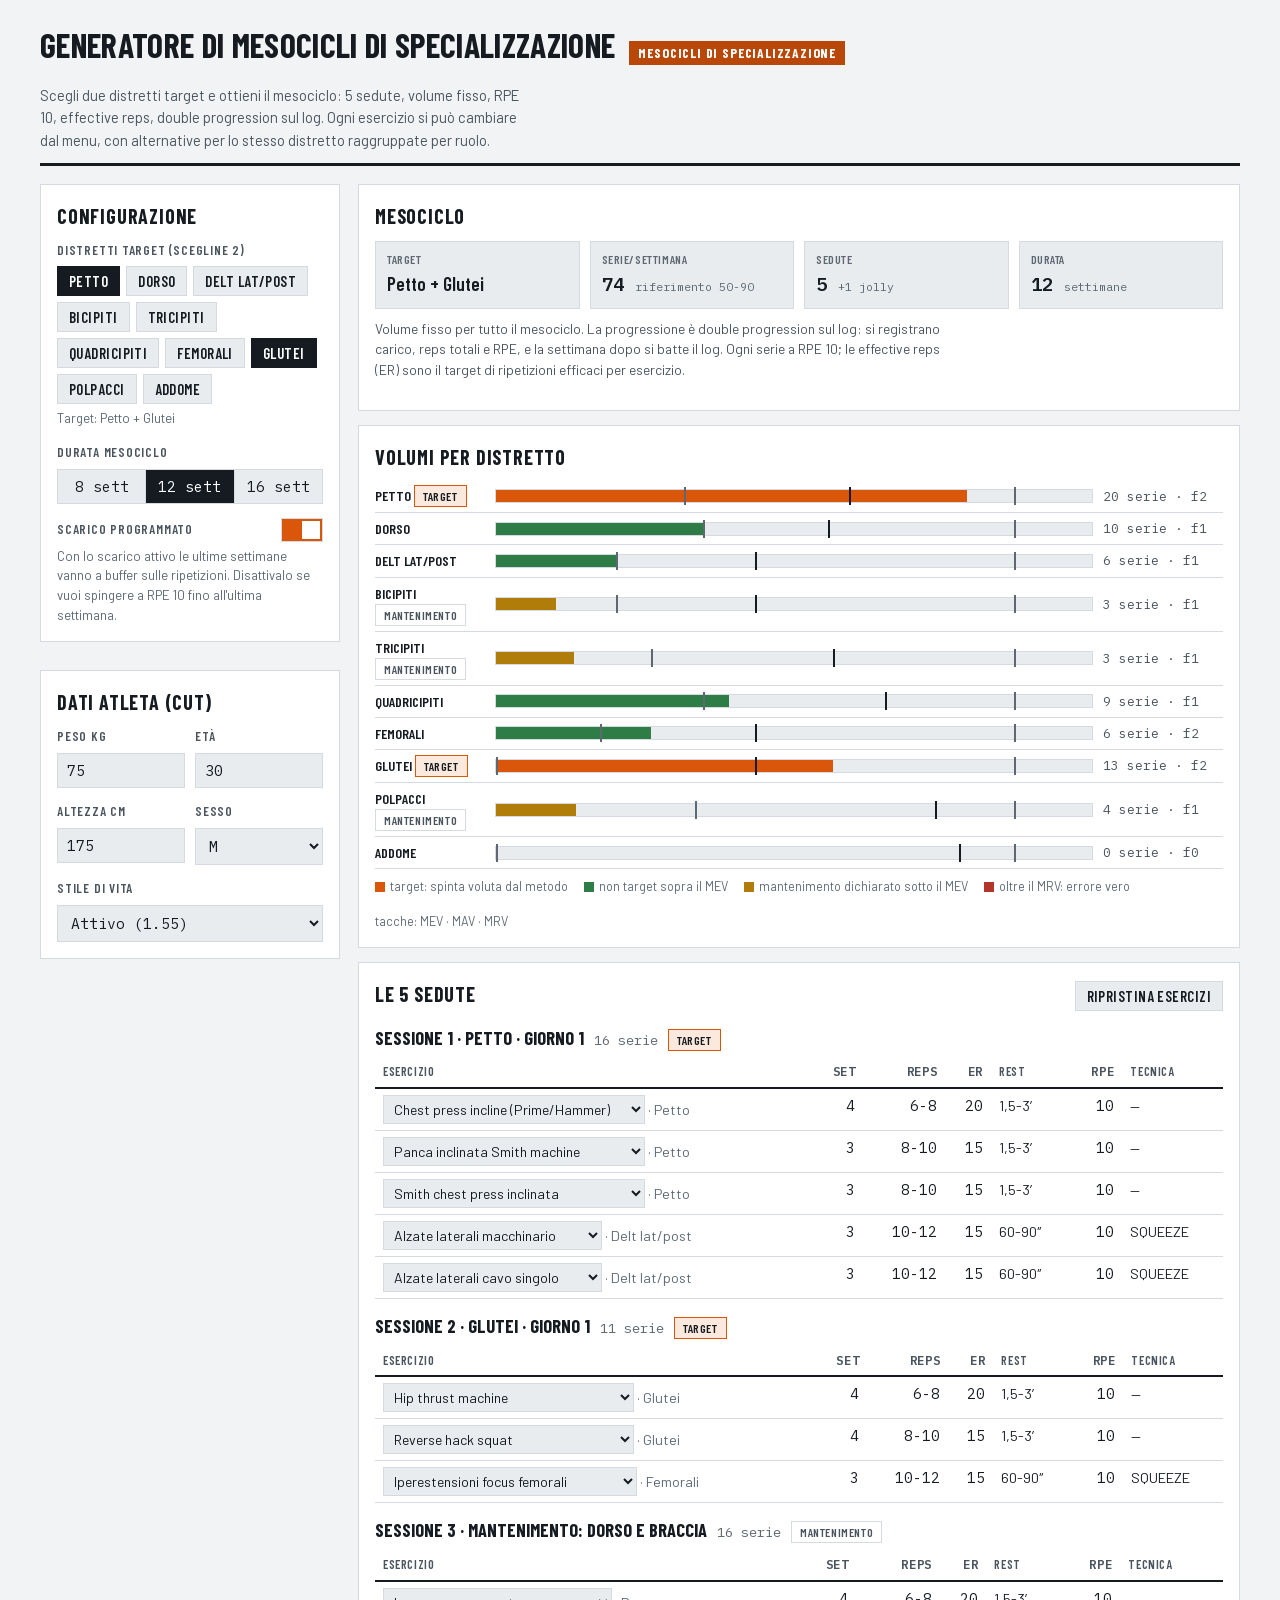
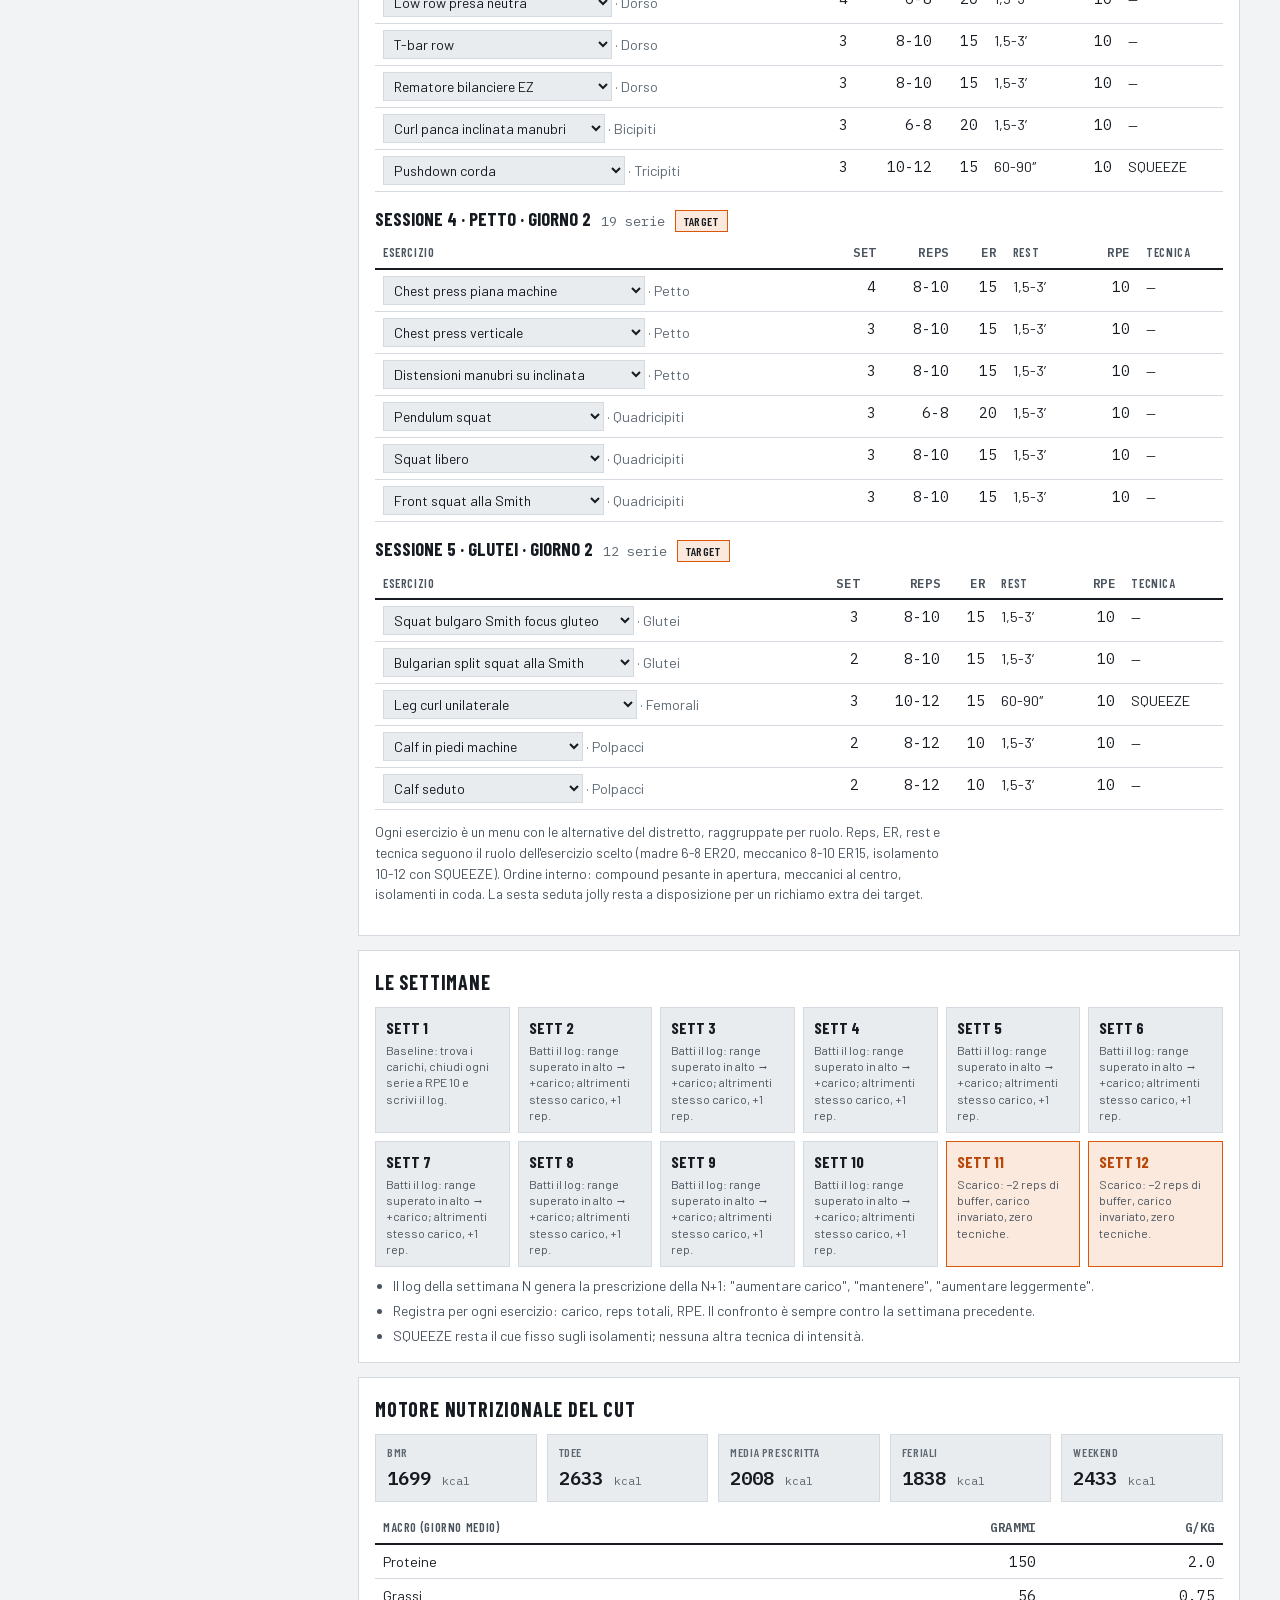
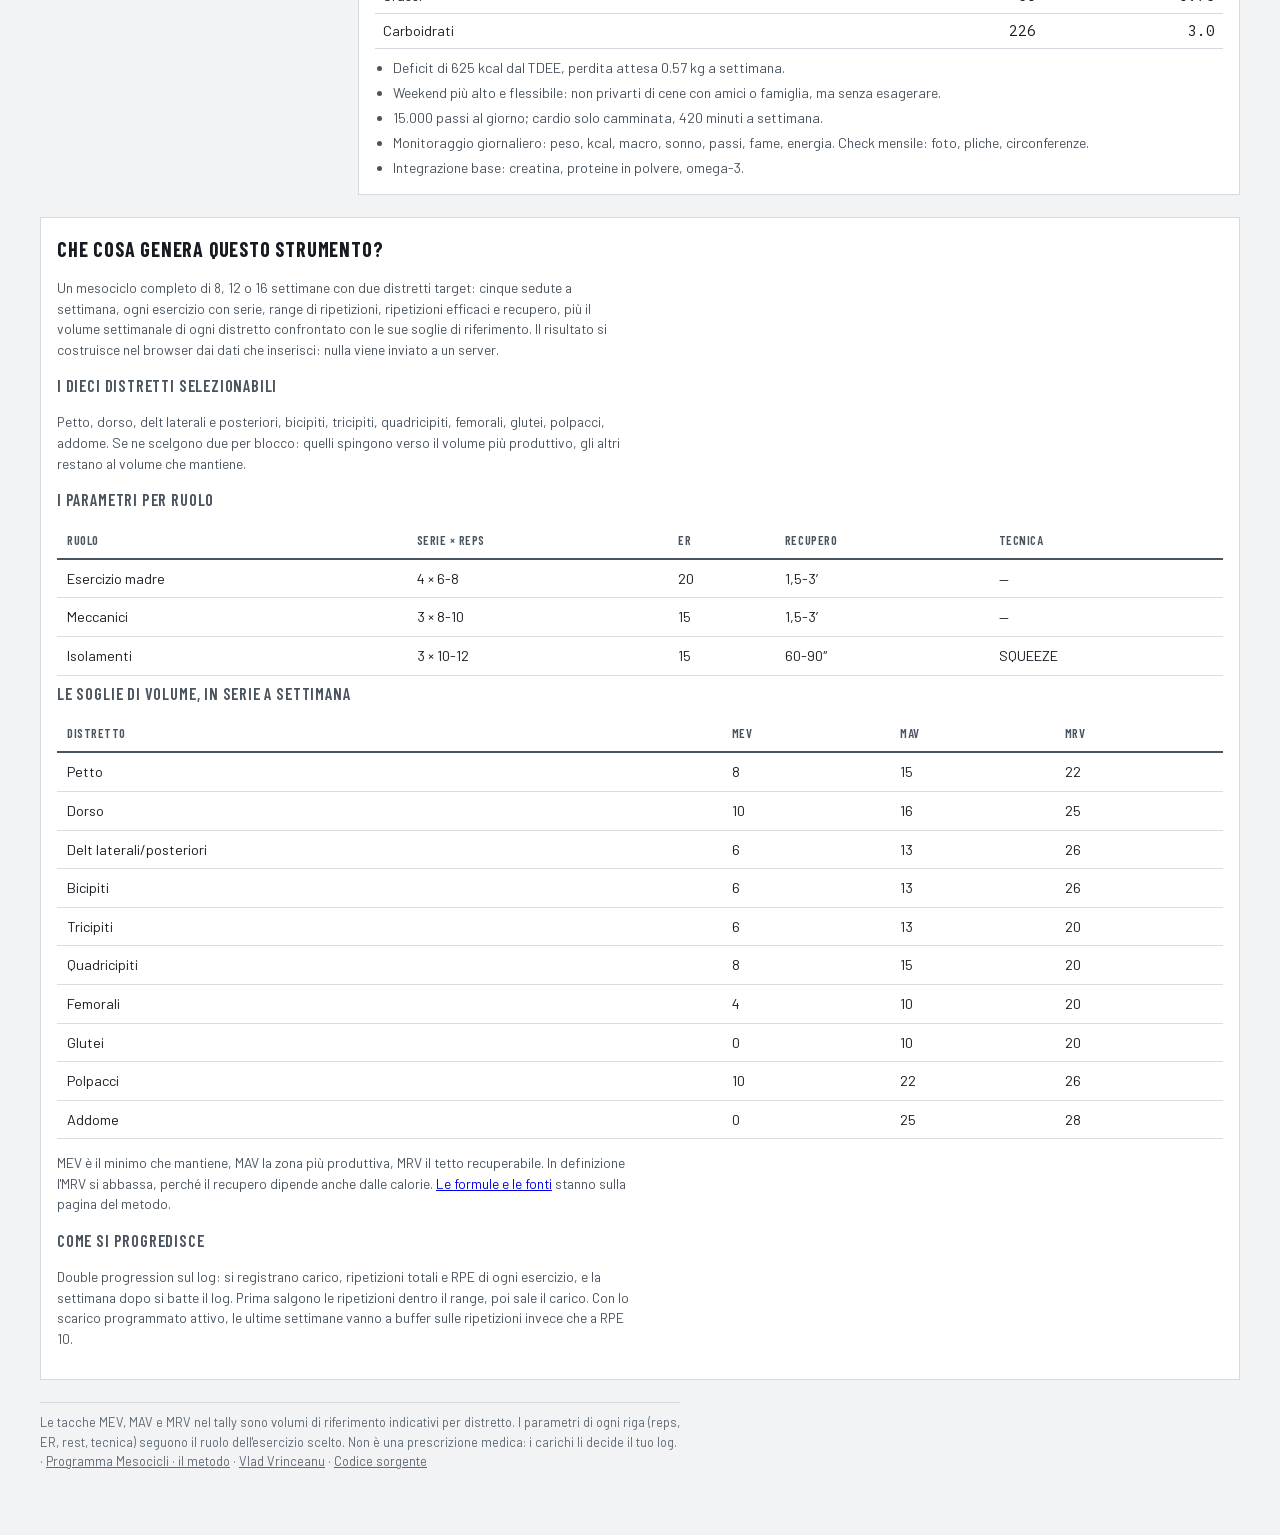
<file: app/index.html>
<!doctype html>
<html lang="it">
<head>
<meta charset="utf-8">
<meta name="viewport" content="width=device-width, initial-scale=1">
<title>Generatore di schede: mesociclo in 5 sedute a settimana</title>
<meta name="description" content="Genera la scheda: due distretti target, 5 sedute con serie, ripetizioni e recuperi, volumi contro MEV, MAV e MRV. Gratis, senza account.">
<link rel="canonical" href="https://programma-mesocicli.vercel.app/app/">
<meta name="robots" content="index,follow,max-snippet:-1,max-image-preview:large,max-video-preview:-1">
<meta name="author" content="Programma Mesocicli">
<link rel="alternate" hreflang="it-IT" href="https://programma-mesocicli.vercel.app/app/">
<link rel="alternate" hreflang="x-default" href="https://programma-mesocicli.vercel.app/app/">
<meta name="theme-color" media="(prefers-color-scheme: light)" content="#F1F3F5">
<meta name="theme-color" media="(prefers-color-scheme: dark)" content="#13171C">
<meta property="og:type" content="website">
<meta property="og:site_name" content="Programma Mesocicli">
<meta property="og:title" content="Genera il tuo mesociclo di specializzazione">
<meta property="og:description" content="Genera il tuo mesociclo di specializzazione: due distretti target, 5 sedute, double progression sul log.">
<meta property="og:url" content="https://programma-mesocicli.vercel.app/app/">
<meta property="og:image" content="https://programma-mesocicli.vercel.app/assets/og.png">
<meta property="og:locale" content="it_IT">
<meta property="og:image:width" content="1200">
<meta property="og:image:height" content="630">
<meta property="og:image:alt" content="Programma Mesocicli: due distretti target, cinque sedute, un log da battere">
<meta name="twitter:card" content="summary_large_image">
<meta name="twitter:title" content="Genera il tuo mesociclo di specializzazione">
<meta name="twitter:description" content="Due distretti target, 5 sedute, esercizi intercambiabili e piano calorico. Gratis, senza account.">
<meta name="twitter:image" content="https://programma-mesocicli.vercel.app/assets/og.png">
<link rel="icon" href="../assets/favicon.svg" type="image/svg+xml">
<link rel="apple-touch-icon" href="../assets/apple-touch-icon.png">
<link rel="preload" href="../assets/fonts/barlow-condensed-700-latin.woff2" as="font" type="font/woff2" crossorigin>
<link rel="preload" href="../assets/fonts/barlow-400-latin.woff2" as="font" type="font/woff2" crossorigin>
<style>
@font-face{font-family:"Barlow Fallback";src:local("Arial"),local("Helvetica Neue"),local("Liberation Sans");size-adjust:97.6%;ascent-override:100%;descent-override:20%;line-gap-override:0%;}
@font-face{font-family:"IBM Plex Mono Fallback";src:local("Courier New"),local("Liberation Mono");size-adjust:100%;ascent-override:102.5%;descent-override:27.5%;line-gap-override:0%;}
@font-face { font-family: 'Barlow'; font-style: normal; font-weight: 400; font-display: swap; src: url(../assets/fonts/barlow-400-latin-ext.woff2) format('woff2'); unicode-range: U+0100-02BA, U+02BD-02C5, U+02C7-02CC, U+02CE-02D7, U+02DD-02FF, U+0304, U+0308, U+0329, U+1D00-1DBF, U+1E00-1E9F, U+1EF2-1EFF, U+2020, U+20A0-20AB, U+20AD-20C0, U+2113, U+2C60-2C7F, U+A720-A7FF; }
@font-face { font-family: 'Barlow'; font-style: normal; font-weight: 400; font-display: swap; src: url(../assets/fonts/barlow-400-latin.woff2) format('woff2'); unicode-range: U+0000-00FF, U+0131, U+0152-0153, U+02BB-02BC, U+02C6, U+02DA, U+02DC, U+0304, U+0308, U+0329, U+2000-206F, U+20AC, U+2122, U+2191, U+2193, U+2212, U+2215, U+FEFF, U+FFFD; }
@font-face { font-family: 'Barlow'; font-style: normal; font-weight: 600; font-display: swap; src: url(../assets/fonts/barlow-600-latin-ext.woff2) format('woff2'); unicode-range: U+0100-02BA, U+02BD-02C5, U+02C7-02CC, U+02CE-02D7, U+02DD-02FF, U+0304, U+0308, U+0329, U+1D00-1DBF, U+1E00-1E9F, U+1EF2-1EFF, U+2020, U+20A0-20AB, U+20AD-20C0, U+2113, U+2C60-2C7F, U+A720-A7FF; }
@font-face { font-family: 'Barlow'; font-style: normal; font-weight: 600; font-display: swap; src: url(../assets/fonts/barlow-600-latin.woff2) format('woff2'); unicode-range: U+0000-00FF, U+0131, U+0152-0153, U+02BB-02BC, U+02C6, U+02DA, U+02DC, U+0304, U+0308, U+0329, U+2000-206F, U+20AC, U+2122, U+2191, U+2193, U+2212, U+2215, U+FEFF, U+FFFD; }
@font-face { font-family: 'Barlow Condensed'; font-style: normal; font-weight: 600; font-display: swap; src: url(../assets/fonts/barlow-condensed-600-latin-ext.woff2) format('woff2'); unicode-range: U+0100-02BA, U+02BD-02C5, U+02C7-02CC, U+02CE-02D7, U+02DD-02FF, U+0304, U+0308, U+0329, U+1D00-1DBF, U+1E00-1E9F, U+1EF2-1EFF, U+2020, U+20A0-20AB, U+20AD-20C0, U+2113, U+2C60-2C7F, U+A720-A7FF; }
@font-face { font-family: 'Barlow Condensed'; font-style: normal; font-weight: 600; font-display: swap; src: url(../assets/fonts/barlow-condensed-600-latin.woff2) format('woff2'); unicode-range: U+0000-00FF, U+0131, U+0152-0153, U+02BB-02BC, U+02C6, U+02DA, U+02DC, U+0304, U+0308, U+0329, U+2000-206F, U+20AC, U+2122, U+2191, U+2193, U+2212, U+2215, U+FEFF, U+FFFD; }
@font-face { font-family: 'Barlow Condensed'; font-style: normal; font-weight: 700; font-display: swap; src: url(../assets/fonts/barlow-condensed-700-latin-ext.woff2) format('woff2'); unicode-range: U+0100-02BA, U+02BD-02C5, U+02C7-02CC, U+02CE-02D7, U+02DD-02FF, U+0304, U+0308, U+0329, U+1D00-1DBF, U+1E00-1E9F, U+1EF2-1EFF, U+2020, U+20A0-20AB, U+20AD-20C0, U+2113, U+2C60-2C7F, U+A720-A7FF; }
@font-face { font-family: 'Barlow Condensed'; font-style: normal; font-weight: 700; font-display: swap; src: url(../assets/fonts/barlow-condensed-700-latin.woff2) format('woff2'); unicode-range: U+0000-00FF, U+0131, U+0152-0153, U+02BB-02BC, U+02C6, U+02DA, U+02DC, U+0304, U+0308, U+0329, U+2000-206F, U+20AC, U+2122, U+2191, U+2193, U+2212, U+2215, U+FEFF, U+FFFD; }
@font-face { font-family: 'IBM Plex Mono'; font-style: normal; font-weight: 400; font-display: swap; src: url(../assets/fonts/ibm-plex-mono-400-latin-ext.woff2) format('woff2'); unicode-range: U+0100-02BA, U+02BD-02C5, U+02C7-02CC, U+02CE-02D7, U+02DD-02FF, U+0304, U+0308, U+0329, U+1D00-1DBF, U+1E00-1E9F, U+1EF2-1EFF, U+2020, U+20A0-20AB, U+20AD-20C0, U+2113, U+2C60-2C7F, U+A720-A7FF; }
@font-face { font-family: 'IBM Plex Mono'; font-style: normal; font-weight: 400; font-display: swap; src: url(../assets/fonts/ibm-plex-mono-400-latin.woff2) format('woff2'); unicode-range: U+0000-00FF, U+0131, U+0152-0153, U+02BB-02BC, U+02C6, U+02DA, U+02DC, U+0304, U+0308, U+0329, U+2000-206F, U+20AC, U+2122, U+2191, U+2193, U+2212, U+2215, U+FEFF, U+FFFD; }
@font-face { font-family: 'IBM Plex Mono'; font-style: normal; font-weight: 600; font-display: swap; src: url(../assets/fonts/ibm-plex-mono-600-latin-ext.woff2) format('woff2'); unicode-range: U+0100-02BA, U+02BD-02C5, U+02C7-02CC, U+02CE-02D7, U+02DD-02FF, U+0304, U+0308, U+0329, U+1D00-1DBF, U+1E00-1E9F, U+1EF2-1EFF, U+2020, U+20A0-20AB, U+20AD-20C0, U+2113, U+2C60-2C7F, U+A720-A7FF; }
@font-face { font-family: 'IBM Plex Mono'; font-style: normal; font-weight: 600; font-display: swap; src: url(../assets/fonts/ibm-plex-mono-600-latin.woff2) format('woff2'); unicode-range: U+0000-00FF, U+0131, U+0152-0153, U+02BB-02BC, U+02C6, U+02DA, U+02DC, U+0304, U+0308, U+0329, U+2000-206F, U+20AC, U+2122, U+2191, U+2193, U+2212, U+2215, U+FEFF, U+FFFD; }
@font-face{font-family:"Barlow Condensed Fallback";src:local("Arial Narrow");size-adjust:88%;}
:root{
  --bg:#F1F3F5; --surface:#FFFFFF; --surface2:#E9ECEF; --ink:#161B22; --ink2:#4A545E; --ink3:#5D6873;
  --line:#D5DAE0; --accent:#D9560B; --accent-text:#B84708; --accent-ink:#FFFFFF; --accent-soft:#FBE9DD;
  --ok:#2E7D46; --warn:#B07C0A; --crit:#B3362A; --ok-soft:#DDEEE3; --warn-soft:#F5EBD0; --crit-soft:#F6DEDB;
  --chip-on:#161B22; --chip-on-ink:#FFFFFF;
}
@media (prefers-color-scheme: dark){
  :root:not([data-theme="light"]){
    --bg:#13171C; --surface:#1B2128; --surface2:#232A33; --ink:#E8ECEF; --ink2:#A8B2BC; --ink3:#87929D;
    --line:#313A44; --accent:#F0762E; --accent-text:#F0762E; --accent-ink:#181206; --accent-soft:#3A2617;
    --ok:#5CB878; --warn:#D9A93C; --crit:#E06A5D; --ok-soft:#1E3226; --warn-soft:#372D14; --crit-soft:#3B211E;
    --chip-on:#E8ECEF; --chip-on-ink:#13171C;
  }
}
:root[data-theme="dark"]{
  --bg:#13171C; --surface:#1B2128; --surface2:#232A33; --ink:#E8ECEF; --ink2:#A8B2BC; --ink3:#87929D;
  --line:#313A44; --accent:#F0762E; --accent-text:#F0762E; --accent-ink:#181206; --accent-soft:#3A2617;
  --ok:#5CB878; --warn:#D9A93C; --crit:#E06A5D; --ok-soft:#1E3226; --warn-soft:#372D14; --crit-soft:#3B211E;
  --chip-on:#E8ECEF; --chip-on-ink:#13171C;
}
*{box-sizing:border-box}
.skip{position:absolute; left:-9999px; top:0; background:var(--accent-text); color:var(--accent-ink); padding:8px 14px; z-index:99;}
.skip:focus{left:12px; top:12px;}
body{background:var(--bg); color:var(--ink); font-family:Barlow,"Barlow Fallback",system-ui,sans-serif; font-size:15px; line-height:1.5; margin:0; padding:0;}
.wrap{max-width:1240px; margin:0 auto; padding:20px 20px 64px;}
h1,h2,h3{font-family:"Barlow Condensed","Barlow Condensed Fallback","Arial Narrow",sans-serif; text-wrap:balance; margin:0;}
h1{font-size:2.1rem; font-weight:700; letter-spacing:.01em; text-transform:uppercase;}
h2{font-size:1.25rem; font-weight:700; text-transform:uppercase; letter-spacing:.04em;}
h3{font-size:1.02rem; font-weight:600; text-transform:uppercase; letter-spacing:.05em; color:var(--ink2);}
.mono{font-family:"IBM Plex Mono","IBM Plex Mono Fallback",ui-monospace,monospace; font-variant-numeric:tabular-nums;}
header.site{display:flex; align-items:baseline; gap:14px; flex-wrap:wrap; border-bottom:3px solid var(--ink); padding-bottom:12px; margin-bottom:18px;}
header.site .sub{color:var(--ink2); font-size:.92rem; max-width:62ch;}
.tag{display:inline-block; background:var(--accent-text); color:var(--accent-ink); font-family:"Barlow Condensed","Barlow Condensed Fallback",sans-serif; font-weight:700; text-transform:uppercase; letter-spacing:.06em; padding:2px 9px; font-size:.85rem;}
.layout{display:grid; grid-template-columns:300px 1fr; gap:18px; align-items:start;}
@media (max-width:900px){ .layout{grid-template-columns:1fr;} }
.panel{background:var(--surface); border:1px solid var(--line); padding:16px;}
.panel + .panel{margin-top:14px;}
.rail{position:sticky; top:16px; display:flex; flex-direction:column; gap:14px;}
@media (max-width:900px){ .rail{position:static;} }
.field{margin-top:14px;}
.field:first-of-type{margin-top:10px;}
label.lbl, span.lbl{display:block; font-family:"Barlow Condensed","Barlow Condensed Fallback",sans-serif; font-weight:600; text-transform:uppercase; letter-spacing:.06em; font-size:.82rem; color:var(--ink2); margin-bottom:6px;}
.chips{display:flex; flex-wrap:wrap; gap:6px;}
.chip{border:1px solid var(--line); background:var(--surface2); color:var(--ink); padding:5px 11px; font-family:"Barlow Condensed","Barlow Condensed Fallback",sans-serif; font-weight:600; font-size:.92rem; text-transform:uppercase; letter-spacing:.03em; cursor:pointer;}
.chip[aria-pressed="true"]{background:var(--chip-on); color:var(--chip-on-ink); border-color:var(--chip-on);}
.chip:focus-visible, .seg button:focus-visible, .switch:focus-visible, input:focus-visible, select:focus-visible{outline:2px solid var(--accent); outline-offset:2px;}
.seg{display:flex; border:1px solid var(--line);}
.seg button{flex:1; border:0; background:var(--surface2); color:var(--ink); padding:7px 0; font-family:"IBM Plex Mono","IBM Plex Mono Fallback",monospace; font-size:.9rem; cursor:pointer;}
.seg button + button{border-left:1px solid var(--line);}
.seg button[aria-pressed="true"]{background:var(--chip-on); color:var(--chip-on-ink);}
.switchrow{display:flex; align-items:center; justify-content:space-between; gap:10px;}
.switch{width:42px; height:24px; border:1px solid var(--line); background:var(--surface2); position:relative; cursor:pointer; padding:0;}
.switch::after{content:""; position:absolute; top:2px; left:2px; width:18px; height:18px; background:var(--ink3); transition:left .12s;}
.switch[aria-pressed="true"]{background:var(--accent);}
.switch[aria-pressed="true"]::after{left:20px; background:var(--accent-ink);}
@media (prefers-reduced-motion: reduce){ .switch::after{transition:none;} }
input[type=number], select{width:100%; border:1px solid var(--line); background:var(--surface2); color:var(--ink); padding:7px 9px; font-family:"IBM Plex Mono","IBM Plex Mono Fallback",monospace; font-size:.92rem;}
select.exsel{width:auto; min-width:200px; max-width:320px; padding:4px 6px; font-family:Barlow,"Barlow Fallback",system-ui,sans-serif; font-size:.88rem;}
.hint{font-size:.82rem; color:var(--ink3); margin-top:5px;}
.grid2{display:grid; grid-template-columns:1fr 1fr; gap:10px;}
table{border-collapse:collapse; width:100%; font-size:.9rem;}
th{font-family:"Barlow Condensed","Barlow Condensed Fallback",sans-serif; font-weight:600; text-transform:uppercase; letter-spacing:.05em; font-size:.78rem; color:var(--ink2); text-align:left; padding:6px 8px; border-bottom:2px solid var(--ink);}
td{padding:6px 8px; border-bottom:1px solid var(--line); vertical-align:top;}
td.num, th.num{text-align:right; font-family:"IBM Plex Mono","IBM Plex Mono Fallback",monospace; font-variant-numeric:tabular-nums; white-space:nowrap;}
.scroll{overflow-x:auto;}
.sess{margin-top:14px;}
.sess-head{display:flex; align-items:baseline; gap:10px; flex-wrap:wrap; margin-bottom:4px;}
.sess-head .n{font-family:"Barlow Condensed","Barlow Condensed Fallback",sans-serif; font-weight:700; font-size:1.15rem; text-transform:uppercase;}
.sess-head .meta{color:var(--ink3); font-size:.85rem; font-family:"IBM Plex Mono","IBM Plex Mono Fallback",monospace;}
.pill{display:inline-block; padding:1px 8px; font-size:.75rem; font-family:"Barlow Condensed","Barlow Condensed Fallback",sans-serif; font-weight:600; text-transform:uppercase; letter-spacing:.05em; border:1px solid var(--line); color:var(--ink2);}
.pill.target{background:var(--accent-soft); border-color:var(--accent); color:var(--ink);}
.volrow{display:grid; grid-template-columns:110px 1fr 120px; gap:10px; align-items:center; padding:5px 0; border-bottom:1px solid var(--line);}
.volrow .name{font-family:"Barlow Condensed","Barlow Condensed Fallback",sans-serif; font-weight:600; text-transform:uppercase; font-size:.88rem;}
.bar{position:relative; height:14px; background:var(--surface2); border:1px solid var(--line);}
.bar .fill{position:absolute; top:0; left:0; bottom:0;}
.bar .mk{position:absolute; top:-3px; bottom:-3px; width:2px; background:var(--ink3);}
.bar .mk.mav{background:var(--ink);}
.volrow .val{font-size:.8rem; color:var(--ink2);}
.legend{display:flex; gap:16px; flex-wrap:wrap; font-size:.78rem; color:var(--ink3); margin-top:8px;}
.legend span{display:inline-flex; align-items:center; gap:5px;}
.sw{width:10px; height:10px; display:inline-block;}
.weeks{display:grid; grid-template-columns:repeat(auto-fill,minmax(118px,1fr)); gap:8px; margin-top:10px;}
.wk{border:1px solid var(--line); background:var(--surface2); padding:8px 10px;}
.wk .wn{font-family:"Barlow Condensed","Barlow Condensed Fallback",sans-serif; font-weight:700; font-size:1rem; text-transform:uppercase;}
.wk .wt{font-size:.76rem; color:var(--ink2); margin-top:2px; line-height:1.35;}
.wk.deload{background:var(--accent-soft); border-color:var(--accent);}
.wk.deload .wn{color:var(--accent-text);}
.kpis{display:grid; grid-template-columns:repeat(auto-fit,minmax(130px,1fr)); gap:10px; margin-top:10px;}
.kpi{border:1px solid var(--line); background:var(--surface2); padding:9px 11px;}
.kpi .k{font-size:.74rem; text-transform:uppercase; letter-spacing:.05em; color:var(--ink3); font-family:"Barlow Condensed","Barlow Condensed Fallback",sans-serif; font-weight:600;}
.kpi .v{font-family:"IBM Plex Mono","IBM Plex Mono Fallback",monospace; font-size:1.18rem; font-weight:600; margin-top:2px;}
.kpi .v small{font-size:.72rem; color:var(--ink3); font-weight:400;}
.note{font-size:.86rem; color:var(--ink2); max-width:72ch;}
ul.tight{margin:8px 0 0; padding-left:18px; font-size:.88rem; color:var(--ink2);}
ul.tight li{margin-top:4px;}
.footer{margin-top:22px; color:var(--ink3); font-size:.8rem; border-top:1px solid var(--line); padding-top:10px; max-width:80ch;}
.params-static{width:100%; border-collapse:collapse; margin:10px 0 6px; font-size:.9rem;}
.params-static th{text-align:left; padding:8px 10px; border-bottom:2px solid currentColor; font-size:.8rem; text-transform:uppercase; letter-spacing:.04em;}
.params-static td{padding:8px 10px; border-bottom:1px solid rgba(128,128,128,.28);}
.sr-only{position:absolute;width:1px;height:1px;padding:0;margin:-1px;overflow:hidden;clip:rect(0 0 0 0);white-space:nowrap;border:0;}
</style>
<script type="application/ld+json">
{
  "@context": "https://schema.org",
  "@graph": [
    {
      "@type": "Person",
      "@id": "https://programma-mesocicli.vercel.app/#autore",
      "name": "Vlad Vrinceanu",
      "url": "https://programma-mesocicli.vercel.app/#autore",
      "jobTitle": "AI manager",
      "sameAs": [
        "https://www.linkedin.com/in/vladvrinceanu/",
        "https://github.com/uppifyagency"
      ],
      "description": "Autore e sviluppatore di Programma Mesocicli. Non è un professionista sanitario."
    },
    {
      "@type": "WebPage",
      "@id": "https://programma-mesocicli.vercel.app/app/#webpage",
      "url": "https://programma-mesocicli.vercel.app/app/",
      "name": "Generatore di mesocicli: scheda palestra 5 giorni in cut",
      "inLanguage": "it-IT",
      "isPartOf": {
        "@id": "https://programma-mesocicli.vercel.app/#website"
      },
      "dateModified": "2026-08-26",
      "mainEntity": {
        "@id": "https://programma-mesocicli.vercel.app/#app"
      },
      "breadcrumb": {
        "@id": "https://programma-mesocicli.vercel.app/app/#breadcrumb"
      },
      "author": {
        "@id": "https://programma-mesocicli.vercel.app/#autore"
      }
    },
    {
      "@type": "BreadcrumbList",
      "@id": "https://programma-mesocicli.vercel.app/app/#breadcrumb",
      "itemListElement": [
        {
          "@type": "ListItem",
          "position": 1,
          "name": "Programma Mesocicli",
          "item": "https://programma-mesocicli.vercel.app/"
        },
        {
          "@type": "ListItem",
          "position": 2,
          "name": "Generatore",
          "item": "https://programma-mesocicli.vercel.app/app/"
        }
      ]
    },
    {
      "@type": [
        "SoftwareApplication",
        "WebApplication"
      ],
      "@id": "https://programma-mesocicli.vercel.app/#app",
      "name": "Programma Mesocicli",
      "url": "https://programma-mesocicli.vercel.app/app/",
      "applicationCategory": "HealthApplication",
      "applicationSubCategory": "Fitness",
      "operatingSystem": "Qualsiasi browser web",
      "browserRequirements": "Richiede JavaScript",
      "inLanguage": "it-IT",
      "isAccessibleForFree": true,
      "offers": {
        "@type": "Offer",
        "price": "0",
        "priceCurrency": "EUR",
        "availability": "https://schema.org/InStock"
      },
      "license": "https://github.com/uppifyagency/programma-mesocicli/blob/main/LICENSE",
      "codeRepository": "https://github.com/uppifyagency/programma-mesocicli",
      "publisher": {
        "@type": "Organization",
        "@id": "https://programma-mesocicli.vercel.app/#organization",
        "name": "Programma Mesocicli",
        "url": "https://programma-mesocicli.vercel.app/"
      },
      "description": "Genera un mesociclo di specializzazione di 8, 12 o 16 settimane: due distretti target, cinque sedute a settimana con serie, ripetizioni, ripetizioni efficaci e recuperi, volumi confrontati con MEV, MAV e MRV e piano calorico dai tuoi dati.",
      "author": {
        "@id": "https://programma-mesocicli.vercel.app/#autore"
      }
    }
  ]
}
</script>
</head>
<body>
<a class="skip" href="#out">Salta al contenuto</a>
<div class="wrap">
<header class="site">
  <h1>Generatore di mesocicli di specializzazione</h1>
  <span class="tag">Mesocicli di specializzazione</span>
  <div class="sub">Scegli due distretti target e ottieni il mesociclo: 5 sedute, volume fisso, RPE 10, effective reps, double progression sul log. Ogni esercizio si può cambiare dal menu, con alternative per lo stesso distretto raggruppate per ruolo.</div>
</header>

<div class="layout">
  <aside class="rail">
    <div class="panel">
      <h2>Configurazione</h2>
      <div class="field">
        <span class="lbl" id="lblTargets">Distretti target (scegline 2)</span>
        <div class="chips" id="chips" role="group" aria-labelledby="lblTargets"></div>
        <div class="hint" id="chipHint"></div>
      </div>
      <div class="field">
        <span class="lbl" id="lblDur">Durata mesociclo</span>
        <div class="seg" id="durSeg" role="group" aria-labelledby="lblDur"></div>
      </div>
      <div class="field switchrow">
        <label class="lbl" style="margin:0" for="deloadBtn">Scarico programmato</label>
        <button class="switch" id="deloadBtn" aria-pressed="true" aria-label="Scarico programmato"></button>
      </div>
      <div class="hint">Con lo scarico attivo le ultime settimane vanno a buffer sulle ripetizioni. Disattivalo se vuoi spingere a RPE 10 fino all'ultima settimana.</div>
    </div>
    <div class="panel">
      <h2>Dati atleta (cut)</h2>
      <div class="grid2 field">
        <div><label class="lbl" for="peso">Peso kg</label><input type="number" id="peso" min="40" max="150" step="0.1" value="75"></div>
        <div><label class="lbl" for="eta">Età</label><input type="number" id="eta" min="16" max="80" value="30"></div>
      </div>
      <div class="grid2 field">
        <div><label class="lbl" for="alt">Altezza cm</label><input type="number" id="alt" min="140" max="210" value="175"></div>
        <div><label class="lbl" for="sesso">Sesso</label><select id="sesso"><option value="M">M</option><option value="F">F</option></select></div>
      </div>
      <div class="field">
        <label class="lbl" for="mult">Stile di vita</label>
        <select id="mult">
          <option value="1.2">Poco attivo (1.2)</option>
          <option value="1.375">Moderatamente attivo (1.375)</option>
          <option value="1.55" selected>Attivo (1.55)</option>
          <option value="1.725">Molto attivo (1.725)</option>
          <option value="1.9">Estremamente attivo (1.9)</option>
        </select>
      </div>
    </div>
  </aside>

  <main id="out"></main>
</div>


<section id="cosa-genera" class="panel" style="margin-top:22px">
  <h2>Che cosa genera questo strumento?</h2>
  <p class="note">Un mesociclo completo di 8, 12 o 16 settimane con due distretti target: cinque sedute a settimana, ogni esercizio con serie, range di ripetizioni, ripetizioni efficaci e recupero, più il volume settimanale di ogni distretto confrontato con le sue soglie di riferimento. Il risultato si costruisce nel browser dai dati che inserisci: nulla viene inviato a un server.</p>

  <h3>I dieci distretti selezionabili</h3>
  <p class="note">Petto, dorso, delt laterali e posteriori, bicipiti, tricipiti, quadricipiti, femorali, glutei, polpacci, addome. Se ne scelgono due per blocco: quelli spingono verso il volume più produttivo, gli altri restano al volume che mantiene.</p>

  <h3>I parametri per ruolo</h3>
  <table class="params-static">
    <caption class="sr-only">Serie, ripetizioni, ripetizioni efficaci e recupero per ciascun ruolo dell'esercizio</caption>
    <thead><tr><th scope="col">Ruolo</th><th scope="col">Serie × reps</th><th scope="col">ER</th><th scope="col">Recupero</th><th scope="col">Tecnica</th></tr></thead>
    <tbody>
      <tr><td>Esercizio madre</td><td>4 × 6-8</td><td>20</td><td>1,5-3′</td><td>—</td></tr>
      <tr><td>Meccanici</td><td>3 × 8-10</td><td>15</td><td>1,5-3′</td><td>—</td></tr>
      <tr><td>Isolamenti</td><td>3 × 10-12</td><td>15</td><td>60-90″</td><td>SQUEEZE</td></tr>
    </tbody>
  </table>

  <h3>Le soglie di volume, in serie a settimana</h3>
  <table class="params-static">
    <caption class="sr-only">Volumi di riferimento settimanali per distretto</caption>
    <thead><tr><th scope="col">Distretto</th><th scope="col">MEV</th><th scope="col">MAV</th><th scope="col">MRV</th></tr></thead>
    <tbody>
      <tr><td>Petto</td><td>8</td><td>15</td><td>22</td></tr>
      <tr><td>Dorso</td><td>10</td><td>16</td><td>25</td></tr>
      <tr><td>Delt laterali/posteriori</td><td>6</td><td>13</td><td>26</td></tr>
      <tr><td>Bicipiti</td><td>6</td><td>13</td><td>26</td></tr>
      <tr><td>Tricipiti</td><td>6</td><td>13</td><td>20</td></tr>
      <tr><td>Quadricipiti</td><td>8</td><td>15</td><td>20</td></tr>
      <tr><td>Femorali</td><td>4</td><td>10</td><td>20</td></tr>
      <tr><td>Glutei</td><td>0</td><td>10</td><td>20</td></tr>
      <tr><td>Polpacci</td><td>10</td><td>22</td><td>26</td></tr>
      <tr><td>Addome</td><td>0</td><td>25</td><td>28</td></tr>
    </tbody>
  </table>
  <p class="note">MEV è il minimo che mantiene, MAV la zona più produttiva, MRV il tetto recuperabile. In definizione l'MRV si abbassa, perché il recupero dipende anche dalle calorie. <a href="../#metodologia">Le formule e le fonti</a> stanno sulla pagina del metodo.</p>

  <h3>Come si progredisce</h3>
  <p class="note">Double progression sul log: si registrano carico, ripetizioni totali e RPE di ogni esercizio, e la settimana dopo si batte il log. Prima salgono le ripetizioni dentro il range, poi sale il carico. Con lo scarico programmato attivo, le ultime settimane vanno a buffer sulle ripetizioni invece che a RPE 10.</p>
</section>

<div class="footer">Le tacche MEV, MAV e MRV nel tally sono volumi di riferimento indicativi per distretto. I parametri di ogni riga (reps, ER, rest, tecnica) seguono il ruolo dell'esercizio scelto. Non è una prescrizione medica: i carichi li decide il tuo log. · <a href="../" style="color:inherit">Programma Mesocicli · il metodo</a> · <a href="../#autore" style="color:inherit">Vlad Vrinceanu</a> · <a href="https://github.com/uppifyagency/programma-mesocicli" style="color:inherit" rel="noopener">Codice sorgente</a></div>
</div>

<script>
"use strict";
/* ---------- dati: volumi di riferimento (MEV / MAV / MRV, serie a settimana) ---------- */
const DISTRETTI = {
  petto:        {nome:"Petto",        mev:8,  mav:15, mrv:22, grande:true,  pattern:"spinta-orizz"},
  dorso:        {nome:"Dorso",        mev:10, mav:16, mrv:25, grande:true,  pattern:"tirata"},
  spalle:       {nome:"Delt lat/post",mev:6,  mav:13, mrv:26, grande:false, pattern:"spalle"},
  bicipiti:     {nome:"Bicipiti",     mev:6,  mav:13, mrv:26, grande:false, pattern:"braccia"},
  tricipiti:    {nome:"Tricipiti",    mev:6,  mav:13, mrv:20, grande:false, pattern:"braccia"},
  quadricipiti: {nome:"Quadricipiti", mev:8,  mav:15, mrv:20, grande:true,  pattern:"gambe"},
  femorali:     {nome:"Femorali",     mev:4,  mav:10, mrv:20, grande:true,  pattern:"gambe"},
  glutei:       {nome:"Glutei",       mev:0,  mav:10, mrv:20, grande:true,  pattern:"gambe"},
  polpacci:     {nome:"Polpacci",     mev:10, mav:22, mrv:26, grande:false, pattern:"gambe"},
  addome:       {nome:"Addome",       mev:0,  mav:25, mrv:28, grande:false, pattern:"core"},
};
/* pool esercizi in ordine di ruolo: madre, meccanici, isolamenti */
const POOL = {
  petto: [
    {n:"Chest press incline (Prime/Hammer)", r:"madre"},
    {n:"Panca inclinata Smith machine", r:"madre"},
    {n:"Smith chest press inclinata", r:"madre"},
    {n:"Chest press piana machine", r:"mecc"},
    {n:"Chest press verticale", r:"mecc"},
    {n:"Distensioni manubri su inclinata", r:"mecc"},
    {n:"Smith chest press declinata", r:"mecc"},
    {n:"Croci pec deck", r:"iso"},
    {n:"Chest fly ai cavi", r:"iso"},
    {n:"Croci ai cavi alti", r:"iso"},
    {n:"Machine flyes", r:"iso"},
    {n:"Roller chest flyes", r:"iso"},
  ],
  dorso: [
    {n:"Low row presa neutra", r:"madre"},
    {n:"T-bar row", r:"madre"},
    {n:"Rematore bilanciere EZ", r:"madre"},
    {n:"Lat machine presa prona", r:"mecc"},
    {n:"Seated row Hammer Strength", r:"mecc"},
    {n:"Pulley con lat bar", r:"mecc"},
    {n:"Supinated pulldown", r:"mecc"},
    {n:"Trazioni", r:"mecc"},
    {n:"Chest supported row", r:"mecc"},
    {n:"Pulldown braccia tese", r:"iso"},
    {n:"Pulley unilaterale", r:"iso"},
    {n:"Pullover ai cavi", r:"iso"},
    {n:"Meadows row", r:"iso"},
  ],
  spalle: [
    {n:"Shoulder press machine", r:"madre"},
    {n:"Over head press bilanciere", r:"madre"},
    {n:"Lento avanti manubri", r:"mecc"},
    {n:"Shoulder press presa neutra", r:"mecc"},
    {n:"Alzate laterali al cavo basso", r:"mecc"},
    {n:"Alzate laterali macchinario", r:"iso"},
    {n:"Alzate laterali cavo singolo", r:"iso"},
    {n:"Alzate laterali manubri", r:"iso"},
    {n:"Reverse fly pec deck", r:"iso"},
    {n:"Alzate posteriori manubri", r:"iso"},
    {n:"Face pulls", r:"iso"},
    {n:"Y raises", r:"iso"},
  ],
  bicipiti: [
    {n:"Curl panca inclinata manubri", r:"madre"},
    {n:"Curl con EZ in piedi", r:"madre"},
    {n:"Preacher curl machine", r:"mecc"},
    {n:"Scott curl unilaterale", r:"mecc"},
    {n:"Curl ai cavi alti", r:"mecc"},
    {n:"Curl ai cavi", r:"iso"},
    {n:"Hammer curl ai cavi", r:"iso"},
    {n:"Curl al cavo basso con corda", r:"iso"},
    {n:"Spider curl", r:"iso"},
    {n:"Curl concentrato", r:"iso"},
  ],
  tricipiti: [
    {n:"Dip machine", r:"madre"},
    {n:"JM press alla Smith", r:"madre"},
    {n:"French press ai cavi", r:"mecc"},
    {n:"French press manubri", r:"mecc"},
    {n:"Skullcrusher", r:"mecc"},
    {n:"Pushdown corda", r:"iso"},
    {n:"Pushdown barra unilaterale", r:"iso"},
    {n:"Pushdown doppia corda", r:"iso"},
    {n:"Estensioni dietro la nuca al cavo", r:"iso"},
    {n:"Kickback ai cavi", r:"iso"},
  ],
  quadricipiti: [
    {n:"Pendulum squat", r:"madre"},
    {n:"Squat libero", r:"madre"},
    {n:"Front squat alla Smith", r:"madre"},
    {n:"Hack squat machine", r:"mecc"},
    {n:"Leg press 45°", r:"mecc"},
    {n:"Pressa con cambio di stance", r:"mecc"},
    {n:"Affondi alla Smith machine", r:"mecc"},
    {n:"Bulgarian split squat", r:"mecc"},
    {n:"Leg extension", r:"iso"},
    {n:"Sissy squat machine", r:"iso"},
    {n:"Adductor machine", r:"iso"},
    {n:"Affondi in camminata", r:"iso"},
  ],
  femorali: [
    {n:"Stacco rumeno machine", r:"madre"},
    {n:"Stacco rumeno bilanciere (RDL)", r:"madre"},
    {n:"Stacchi gambe semi-tese manubri", r:"madre"},
    {n:"Leg curl seduto", r:"mecc"},
    {n:"Leg curl prono", r:"mecc"},
    {n:"Leg curl sdraiato", r:"mecc"},
    {n:"Iperestensioni focus femorali", r:"iso"},
    {n:"Leg curl unilaterale", r:"iso"},
    {n:"Hyperextension con elastico", r:"iso"},
  ],
  glutei: [
    {n:"Hip thrust machine", r:"madre"},
    {n:"Reverse hack squat", r:"madre"},
    {n:"Squat bulgaro Smith focus gluteo", r:"mecc"},
    {n:"Bulgarian split squat alla Smith", r:"mecc"},
    {n:"Pressa stance largo", r:"mecc"},
    {n:"Affondi in camminata", r:"mecc"},
    {n:"Kick back machine", r:"iso"},
    {n:"Abductor machine", r:"iso"},
    {n:"Hyperextension focus glutei", r:"iso"},
  ],
  polpacci: [
    {n:"Calf in piedi machine", r:"madre"},
    {n:"Calf seduto", r:"mecc"},
    {n:"Calf alla Smith", r:"mecc"},
    {n:"Calf press alla leg press", r:"iso"},
  ],
  addome: [
    {n:"Crunch machine", r:"madre"},
    {n:"Crunch ai cavi", r:"mecc"},
    {n:"Crunch al cavo alto", r:"mecc"},
    {n:"Leg raise alla sbarra", r:"iso"},
    {n:"Crunch inverso", r:"iso"},
    {n:"Plank zavorrato", r:"iso"},
  ],
};
/* parametri per ruolo */
const RUOLI = {
  madre:{reps:"6-8",  er:20, rest:"1,5-3\u2032",  tec:""},
  mecc: {reps:"8-10", er:15, rest:"1,5-3\u2032",  tec:""},
  iso:  {reps:"10-12",er:15, rest:"60-90\u2033", tec:"SQUEEZE"},
};

const STORE = "mesocicli.v1";
let state = {targets:["petto","glutei"], dur:12, deload:true,
             peso:75, eta:30, alt:175, sesso:"M", mult:1.55, scelte:{}};
try{ const s = JSON.parse(localStorage.getItem(STORE)); if(s && Array.isArray(s.targets)) state = Object.assign(state, s); }catch(e){}
/* lo storage puo' contenere uno stato vecchio o manomesso: si sanifica sempre */
state.targets = (Array.isArray(state.targets)?state.targets:[]).filter(k=>DISTRETTI[k]).slice(0,2);
if(state.targets.length<2) state.targets = ["petto","dorso"].filter(k=>!state.targets.includes(k)).slice(0,2-state.targets.length).concat(state.targets);
if(![8,12,16].includes(state.dur)) state.dur = 12;
state.deload = state.deload!==false;
if(state.sesso!=="F") state.sesso = "M";
const CLAMP = {peso:[40,150,75], eta:[16,80,30], alt:[140,210,175], mult:[1.2,1.9,1.55]};
Object.keys(CLAMP).forEach(k=>{ const [lo,hi,dv]=CLAMP[k]; const v=Number(state[k]); state[k]=isFinite(v)?Math.min(hi,Math.max(lo,v)):dv; });
if(!state.scelte || typeof state.scelte!=="object" || Array.isArray(state.scelte)) state.scelte = {};
/* la landing passa i dati del calcolatore in querystring: si applicano sopra lo stato salvato */
try{
  const q = new URLSearchParams(location.search);
  if(Array.from(q.keys()).length){
    if(q.has("sesso")) state.sesso = q.get("sesso")==="F" ? "F" : "M";
    Object.keys(CLAMP).forEach(k=>{
      if(!q.has(k)) return;
      const [lo,hi] = CLAMP[k]; const v = Number(q.get(k));
      if(isFinite(v)) state[k] = Math.min(hi, Math.max(lo, v));
    });
    const t = (q.get("target")||"").split(",").filter(k=>DISTRETTI[k]).slice(0,2);
    if(t.length===2) state.targets = t;
    const d = Number(q.get("dur")); if([8,12,16].includes(d)) state.dur = d;
    save();
    if(history.replaceState) history.replaceState(null, "", location.pathname);
  }
}catch(e){}
function save(){ try{ localStorage.setItem(STORE, JSON.stringify(state)); }catch(e){} }

/* ---------- allocazione volume ---------- */
function allocTarget(key){
  const d = DISTRETTI[key];
  if(d.grande) return Math.min(Math.round(d.mav*1.3), d.mrv);
  return d.mav;
}
function shape(m){ // scompone m serie in esercizi da 3-4 serie
  if(m<=0) return [];
  if(m===5) return [3,2];
  const count = Math.max(1, Math.round(m/3.5));
  const base = Math.floor(m/count), extra = m%count;
  const out = [];
  for(let i=0;i<count;i++) out.push(base + (i<extra?1:0));
  return out;
}
function splitAlloc(n){
  const a = Math.min(10, Math.max(6, Math.ceil(n*0.55)));
  return [a, Math.max(0, n-a)];
}
function isoStart(key){
  const i = POOL[key].findIndex(x=>x.r==="iso");
  return i>=0 ? i : 0;
}
function pickExercises(key, sets, startIdx){
  // assegna 'sets' (array di serie) agli slot del pool a partire da startIdx;
  // ogni slot ha una chiave stabile e l'utente può cambiarne l'esercizio dal menu
  const pool = POOL[key]; const out = [];
  sets.forEach((s,i)=>{
    const slot = key+"|"+(startIdx+i);
    let idx = (startIdx+i) % pool.length;
    const sc = state.scelte && state.scelte[slot];
    if(Number.isInteger(sc) && pool[sc]) idx = sc;
    const ex = pool[idx];
    const role = (i===0 && s>=4) ? (ex.r==="iso"?"mecc":ex.r) : ex.r;
    const p = RUOLI[role==="madre"&&i>0?"mecc":role] || RUOLI.mecc;
    out.push({dis:key, slot, poolIdx:idx, nome:ex.n, set:s, reps:p.reps, er:p.er, rest:p.rest, tec:p.tec, ruolo:role});
  });
  return out;
}

/* ---------- composizione dello split (5 sedute) ---------- */
function buildPlan(targets){
  const [A,B] = targets;
  const used = new Set(targets);
  const grandiPref = ["dorso","quadricipiti","petto","femorali","glutei"];
  const g1 = grandiPref.find(k=>!used.has(k)); used.add(g1);
  const g2 = grandiPref.find(k=>!used.has(k)); used.add(g2);
  const g3 = grandiPref.find(k=>!used.has(k)); if(g3) used.add(g3);

  const [a1,a2] = splitAlloc(allocTarget(A));
  const [b1,b2] = splitAlloc(allocTarget(B));

  const sessions = [];
  // richiami seduta 1: spalle se libere, altrimenti braccia, altrimenti addome
  let richKey = !targets.includes("spalle") ? "spalle" : (!targets.includes("tricipiti") ? "tricipiti" : "addome");
  const richiami = pickExercises(richKey, [3,3], isoStart(richKey)).map(e=>({...e, ruolo:"richiamo"}));
  sessions.push({titolo:`${DISTRETTI[A].nome} · giorno 1`, target:A,
    ex:[...pickExercises(A, shape(a1), 0), ...richiami]});
  const s2 = pickExercises(B, shape(b1), 0);
  if(g3) s2.push(...pickExercises(g3, [3], isoStart(g3)).map(e=>({...e, ruolo:"richiamo"})));
  sessions.push({titolo:`${DISTRETTI[B].nome} · giorno 1`, target:B, ex:s2});
  // seduta 3: mantenimento grande + braccia (se libere)
  const s3 = pickExercises(g1, shape(10), 0);
  if(!targets.includes("bicipiti")) s3.push(...pickExercises("bicipiti",[3],0));
  if(!targets.includes("tricipiti")) s3.push(...pickExercises("tricipiti",[3],isoStart("tricipiti")));
  sessions.push({titolo:`Mantenimento: ${DISTRETTI[g1].nome.toLowerCase()} e braccia`, target:null, ex:s3});
  // seduta 4: A bis + secondario grande
  sessions.push({titolo:`${DISTRETTI[A].nome} · giorno 2`, target:A,
    ex:[...pickExercises(A, shape(a2), shape(a1).length), ...pickExercises(g2, [3,3,3], 0)]});
  // seduta 5: B bis + polpacci (se liberi)
  const s5 = pickExercises(B, shape(b2), shape(b1).length);
  if(g3) s5.push(...pickExercises(g3, [3], isoStart(g3)+1).map(e=>({...e, ruolo:"richiamo"})));
  if(!targets.includes("polpacci")) s5.push(...pickExercises("polpacci",[2,2],0).map(e=>({...e, er:10, reps:"8-12"})));
  sessions.push({titolo:`${DISTRETTI[B].nome} · giorno 2`, target:B, ex:s5});
  // grandi residui (capita con due target piccoli): mai un grande a zero, richiamo da 3 serie
  const residui = grandiPref.filter(k=>!used.has(k));
  residui.forEach((k,i)=>{
    sessions[i%2===0 ? 2 : 4].ex.push(...pickExercises(k, [3], 0).map(e=>({...e, ruolo:"richiamo"})));
  });
  return sessions;
}
function tally(sessions){
  const t = {}; Object.keys(DISTRETTI).forEach(k=>t[k]={set:0, freq:0});
  sessions.forEach(s=>{
    const inSess = new Set();
    s.ex.forEach(e=>{ t[e.dis].set += e.set; inSess.add(e.dis); });
    inSess.forEach(k=>t[k].freq++);
  });
  return t;
}

/* ---------- settimane ---------- */
function weekPlan(dur, deload){
  const dl = new Set();
  if(deload){
    if(dur>=16){ dl.add(8); dl.add(dur-1); dl.add(dur); }
    else if(dur>=12){ dl.add(dur-1); dl.add(dur); }
    else dl.add(dur);
  }
  const weeks = [];
  for(let w=1; w<=dur; w++){
    let tipo, testo;
    if(dl.has(w)){ tipo="deload"; testo="Scarico: −2 reps di buffer, carico invariato, zero tecniche."; }
    else if(w===1){ tipo="base"; testo="Baseline: trova i carichi, chiudi ogni serie a RPE 10 e scrivi il log."; }
    else { tipo="blast"; testo="Batti il log: range superato in alto → +carico; altrimenti stesso carico, +1 rep."; }
    weeks.push({w, tipo, testo});
  }
  return weeks;
}

/* ---------- nutrizione ---------- */
function nutrizione(){
  const {peso, eta, alt, sesso, mult} = state;
  const bmr = 10*peso + 6.25*alt - 5*eta + (sesso==="M"?5:-161);
  const tdee = bmr*mult;
  /* il deficit di riferimento e 625 kcal, ma non si scende sotto il metabolismo basale:
     su soggetti leggeri 625 kcal sotto il TDEE finirebbero sotto il BMR */
  const grezzo = Math.round(tdee - 625);
  const media = Math.max(grezzo, Math.round(bmr));
  const deficit = Math.round(tdee) - media;
  const ridotto = media > grezzo;
  const feriali = media - 170;
  const weekend = Math.round((media*7 - feriali*5)/2);
  const P = Math.round(peso*2.0), F = Math.round(peso*0.75);
  const C = Math.max(0, Math.round((media - P*4 - F*9)/4));
  return {bmr:Math.round(bmr), tdee:Math.round(tdee), media, feriali, weekend, P, F, C, deficit, ridotto, kgSett:deficit*7/7700};
}

/* ---------- render ---------- */
const $ = s=>document.querySelector(s);
function esc(x){ return String(x).replace(/[&<>"]/g, c=>({"&":"&amp;","<":"&lt;",">":"&gt;",'"':"&quot;"}[c])); }

/* menu esercizio per uno slot: opzioni del distretto raggruppate per ruolo */
function exSelect(e){
  const pool = POOL[e.dis];
  const labels = {madre:"Madre", mecc:"Meccanici", iso:"Isolamento"};
  let h = `<select class="exsel" data-slot="${esc(e.slot)}" aria-label="Esercizio ${esc(DISTRETTI[e.dis].nome)}">`;
  ["madre","mecc","iso"].forEach(r=>{
    const opts = pool.map((x,i)=>({x,i})).filter(o=>o.x.r===r);
    if(!opts.length) return;
    h += `<optgroup label="${labels[r]}">`;
    opts.forEach(o=>{
      h += `<option value="${o.i}"${o.i===e.poolIdx?" selected":""}>${esc(o.x.n)}</option>`;
    });
    h += `</optgroup>`;
  });
  return h + `</select>`;
}

function renderChips(){
  const box = $("#chips"); box.innerHTML="";
  Object.keys(DISTRETTI).forEach(k=>{
    const b = document.createElement("button");
    b.className="chip"; b.textContent=DISTRETTI[k].nome;
    b.setAttribute("aria-pressed", state.targets.includes(k)?"true":"false");
    b.onclick=()=>{
      const i = state.targets.indexOf(k);
      if(i>=0){ if(state.targets.length>1) state.targets.splice(i,1); }
      else { state.targets.push(k); if(state.targets.length>2) state.targets.shift(); }
      save(); renderChips(); render();
    };
    box.appendChild(b);
  });
  $("#chipHint").textContent = state.targets.length===2
    ? "Target: "+state.targets.map(k=>DISTRETTI[k].nome).join(" + ")
    : "Selezionane un altro: il metodo lavora su 2 distretti per mesociclo.";
}
function renderDur(){
  const seg = $("#durSeg"); seg.innerHTML="";
  [8,12,16].forEach(d=>{
    const b=document.createElement("button");
    b.textContent=d+" sett"; b.setAttribute("aria-pressed", state.dur===d?"true":"false");
    b.onclick=()=>{ state.dur=d; save(); renderDur(); render(); };
    seg.appendChild(b);
  });
}

function render(){
  const out = $("#out");
  if(state.targets.length!==2){ out.innerHTML = '<div class="panel"><h2>Scegli due distretti</h2><p class="note">Il metodo elegge 2 distretti target per mesociclo e concentra lì il volume. Tutto il resto scende a mantenimento.</p></div>'; return; }
  const sessions = buildPlan(state.targets);
  const t = tally(sessions);
  const totSerie = Object.values(t).reduce((a,x)=>a+x.set,0);
  const weeks = weekPlan(state.dur, state.deload);
  const nut = nutrizione();

  let h = "";

  /* KPI */
  h += '<div class="panel"><h2>Mesociclo</h2><div class="kpis">';
  h += `<div class="kpi"><div class="k">Target</div><div class="v" style="font-family:Barlow Condensed,sans-serif">${esc(DISTRETTI[state.targets[0]].nome)} + ${esc(DISTRETTI[state.targets[1]].nome)}</div></div>`;
  h += `<div class="kpi"><div class="k">Serie/settimana</div><div class="v">${totSerie} <small>riferimento 50-90</small></div></div>`;
  h += `<div class="kpi"><div class="k">Sedute</div><div class="v">5 <small>+1 jolly</small></div></div>`;
  h += `<div class="kpi"><div class="k">Durata</div><div class="v">${state.dur} <small>settimane</small></div></div>`;
  h += '</div><p class="note" style="margin-top:10px">Volume fisso per tutto il mesociclo. La progressione è double progression sul log: si registrano carico, reps totali e RPE, e la settimana dopo si batte il log. Ogni serie a RPE 10; le effective reps (ER) sono il target di ripetizioni efficaci per esercizio.</p></div>';

  /* volumi */
  h += '<div class="panel" style="margin-top:14px"><h2>Volumi per distretto</h2><div style="margin-top:8px">';
  Object.keys(DISTRETTI).forEach(k=>{
    const d=DISTRETTI[k], v=t[k].set;
    const max = (d.mrv||d.mav)*1.15;
    const pc = Math.min(100, v/max*100);
    const isT = state.targets.includes(k);
    // semantica: accent = spinta voluta sul target; ambra = mantenimento dichiarato sotto MEV;
    // rosso = solo un errore vero (oltre MRV); grigio = distretto a zero
    let col;
    if(v===0) col = "var(--ink3)";
    else if(d.mrv && v>d.mrv) col = "var(--crit)";
    else if(isT) col = "var(--accent)";
    else if(v<d.mev) col = "var(--warn)";
    else col = "var(--ok)";
    const stato = v===0 ? "" : (d.mrv && v>d.mrv) ? ' <span class="pill" style="border-color:var(--crit);color:var(--crit)">oltre MRV</span>'
                : (!isT && v<d.mev) ? ' <span class="pill">mantenimento</span>' : "";
    h += `<div class="volrow"><div class="name">${esc(d.nome)}${isT?' <span class="pill target">target</span>':''}${stato}</div>
      <div class="bar"><div class="fill" style="width:${pc}%;background:${col}"></div>
      <div class="mk" style="left:${d.mev/max*100}%" title="MEV ${d.mev}"></div>
      <div class="mk mav" style="left:${d.mav/max*100}%" title="MAV ${d.mav}"></div>
      ${d.mrv?`<div class="mk" style="left:${d.mrv/max*100}%" title="MRV ${d.mrv}"></div>`:""}</div>
      <div class="val mono">${v} serie · f${t[k].freq}</div></div>`;
  });
  h += '</div><div class="legend"><span><span class="sw" style="background:var(--accent)"></span>target: spinta voluta dal metodo</span><span><span class="sw" style="background:var(--ok)"></span>non target sopra il MEV</span><span><span class="sw" style="background:var(--warn)"></span>mantenimento dichiarato sotto il MEV</span><span><span class="sw" style="background:var(--crit)"></span>oltre il MRV: errore vero</span><span>tacche: MEV · MAV · MRV</span></div></div>';

  /* sedute */
  h += '<div class="panel" style="margin-top:14px"><div style="display:flex;align-items:baseline;justify-content:space-between;gap:10px;flex-wrap:wrap"><h2>Le 5 sedute</h2><button class="chip" id="resetEx" type="button">Ripristina esercizi</button></div>';
  sessions.forEach((s,i)=>{
    const sets = s.ex.reduce((a,e)=>a+e.set,0);
    h += `<div class="sess"><div class="sess-head"><span class="n">Sessione ${i+1} · ${esc(s.titolo)}</span><span class="meta">${sets} serie</span>${s.target?'<span class="pill target">target</span>':'<span class="pill">mantenimento</span>'}</div>`;
    h += '<div class="scroll"><table><thead><tr><th>Esercizio</th><th class="num">Set</th><th class="num">Reps</th><th class="num">ER</th><th>Rest</th><th class="num">RPE</th><th>Tecnica</th></tr></thead><tbody>';
    s.ex.forEach(e=>{
      h += `<tr><td>${exSelect(e)}<span style="color:var(--ink3)"> · ${esc(DISTRETTI[e.dis].nome)}</span></td><td class="num">${e.set}</td><td class="num">${esc(e.reps)}</td><td class="num">${e.er}</td><td>${esc(e.rest)}</td><td class="num">10</td><td>${esc(e.tec||"—")}</td></tr>`;
    });
    h += '</tbody></table></div></div>';
  });
  h += '<p class="note" style="margin-top:12px">Ogni esercizio è un menu con le alternative del distretto, raggruppate per ruolo. Reps, ER, rest e tecnica seguono il ruolo dell\'esercizio scelto (madre 6-8 ER20, meccanico 8-10 ER15, isolamento 10-12 con SQUEEZE). Ordine interno: compound pesante in apertura, meccanici al centro, isolamenti in coda. La sesta seduta jolly resta a disposizione per un richiamo extra dei target.</p></div>';

  /* settimane */
  h += '<div class="panel" style="margin-top:14px"><h2>Le settimane</h2><div class="weeks">';
  weeks.forEach(w=>{
    h += `<div class="wk${w.tipo==="deload"?" deload":""}"><div class="wn">Sett ${w.w}</div><div class="wt">${esc(w.testo)}</div></div>`;
  });
  h += '</div><ul class="tight"><li>Il log della settimana N genera la prescrizione della N+1: "aumentare carico", "mantenere", "aumentare leggermente".</li><li>Registra per ogni esercizio: carico, reps totali, RPE. Il confronto è sempre contro la settimana precedente.</li><li>SQUEEZE resta il cue fisso sugli isolamenti; nessuna altra tecnica di intensità.</li></ul></div>';

  /* nutrizione */
  h += '<div class="panel" style="margin-top:14px"><h2>Motore nutrizionale del cut</h2><div class="kpis">';
  h += `<div class="kpi"><div class="k">BMR</div><div class="v">${nut.bmr} <small>kcal</small></div></div>`;
  h += `<div class="kpi"><div class="k">TDEE</div><div class="v">${nut.tdee} <small>kcal</small></div></div>`;
  h += `<div class="kpi"><div class="k">Media prescritta</div><div class="v">${nut.media} <small>kcal</small></div></div>`;
  h += `<div class="kpi"><div class="k">Feriali</div><div class="v">${nut.feriali} <small>kcal</small></div></div>`;
  h += `<div class="kpi"><div class="k">Weekend</div><div class="v">${nut.weekend} <small>kcal</small></div></div>`;
  h += '</div><div class="scroll" style="margin-top:10px"><table><thead><tr><th>Macro (giorno medio)</th><th class="num">Grammi</th><th class="num">g/kg</th></tr></thead><tbody>';
  h += `<tr><td>Proteine</td><td class="num">${nut.P}</td><td class="num">${(nut.P/state.peso).toFixed(1)}</td></tr>`;
  h += `<tr><td>Grassi</td><td class="num">${nut.F}</td><td class="num">${(nut.F/state.peso).toFixed(2)}</td></tr>`;
  h += `<tr><td>Carboidrati</td><td class="num">${nut.C}</td><td class="num">${(nut.C/state.peso).toFixed(1)}</td></tr>`;
  h += `</tbody></table></div><ul class="tight">${nut.ridotto ? `<li><b>Deficit ridotto a ${nut.deficit} kcal</b>: 625 kcal sotto il tuo dispendio ti porterebbero sotto il metabolismo basale, quindi il taglio si ferma al BMR. Perdita attesa ${nut.kgSett.toFixed(2)} kg a settimana.</li>` : `<li>Deficit di ${nut.deficit} kcal dal TDEE, perdita attesa ${nut.kgSett.toFixed(2)} kg a settimana.</li>`}<li>Weekend più alto e flessibile: non privarti di cene con amici o famiglia, ma senza esagerare.</li><li>15.000 passi al giorno; cardio solo camminata, 420 minuti a settimana.</li><li>Monitoraggio giornaliero: peso, kcal, macro, sonno, passi, fame, energia. Check mensile: foto, pliche, circonferenze.</li><li>Integrazione base: creatina, proteine in polvere, omega-3.</li></ul></div>`;

  out.innerHTML = h;
}

/* ---------- wiring ---------- */
renderChips(); renderDur();
$("#deloadBtn").setAttribute("aria-pressed", state.deload?"true":"false");
$("#deloadBtn").onclick = ()=>{ state.deload=!state.deload; $("#deloadBtn").setAttribute("aria-pressed", state.deload?"true":"false"); save(); render(); };
[["peso","peso"],["eta","eta"],["alt","alt"]].forEach(([id,k])=>{
  const el=$("#"+id); el.value=state[k];
  el.oninput=()=>{ const v=parseFloat(el.value); const lo=parseFloat(el.min), hi=parseFloat(el.max);
    if(isFinite(v)&&v>=lo&&v<=hi){ state[k]=v; save(); render(); } };
});
$("#sesso").value=state.sesso; $("#sesso").onchange=e=>{ state.sesso=e.target.value; save(); render(); };
$("#mult").value=String(state.mult); $("#mult").onchange=e=>{ state.mult=parseFloat(e.target.value); save(); render(); };
/* scelta esercizi: i select vengono ricreati a ogni render, quindi si delega al contenitore */
$("#out").addEventListener("change", e=>{
  const t = e.target;
  if(t.classList && t.classList.contains("exsel")){
    if(!state.scelte || typeof state.scelte!=="object") state.scelte = {};
    state.scelte[t.dataset.slot] = parseInt(t.value, 10);
    save(); render();
  }
});
$("#out").addEventListener("click", e=>{
  if(e.target && e.target.id==="resetEx"){ state.scelte = {}; save(); render(); }
});
render();
</script>

</body>
</html>
</file>
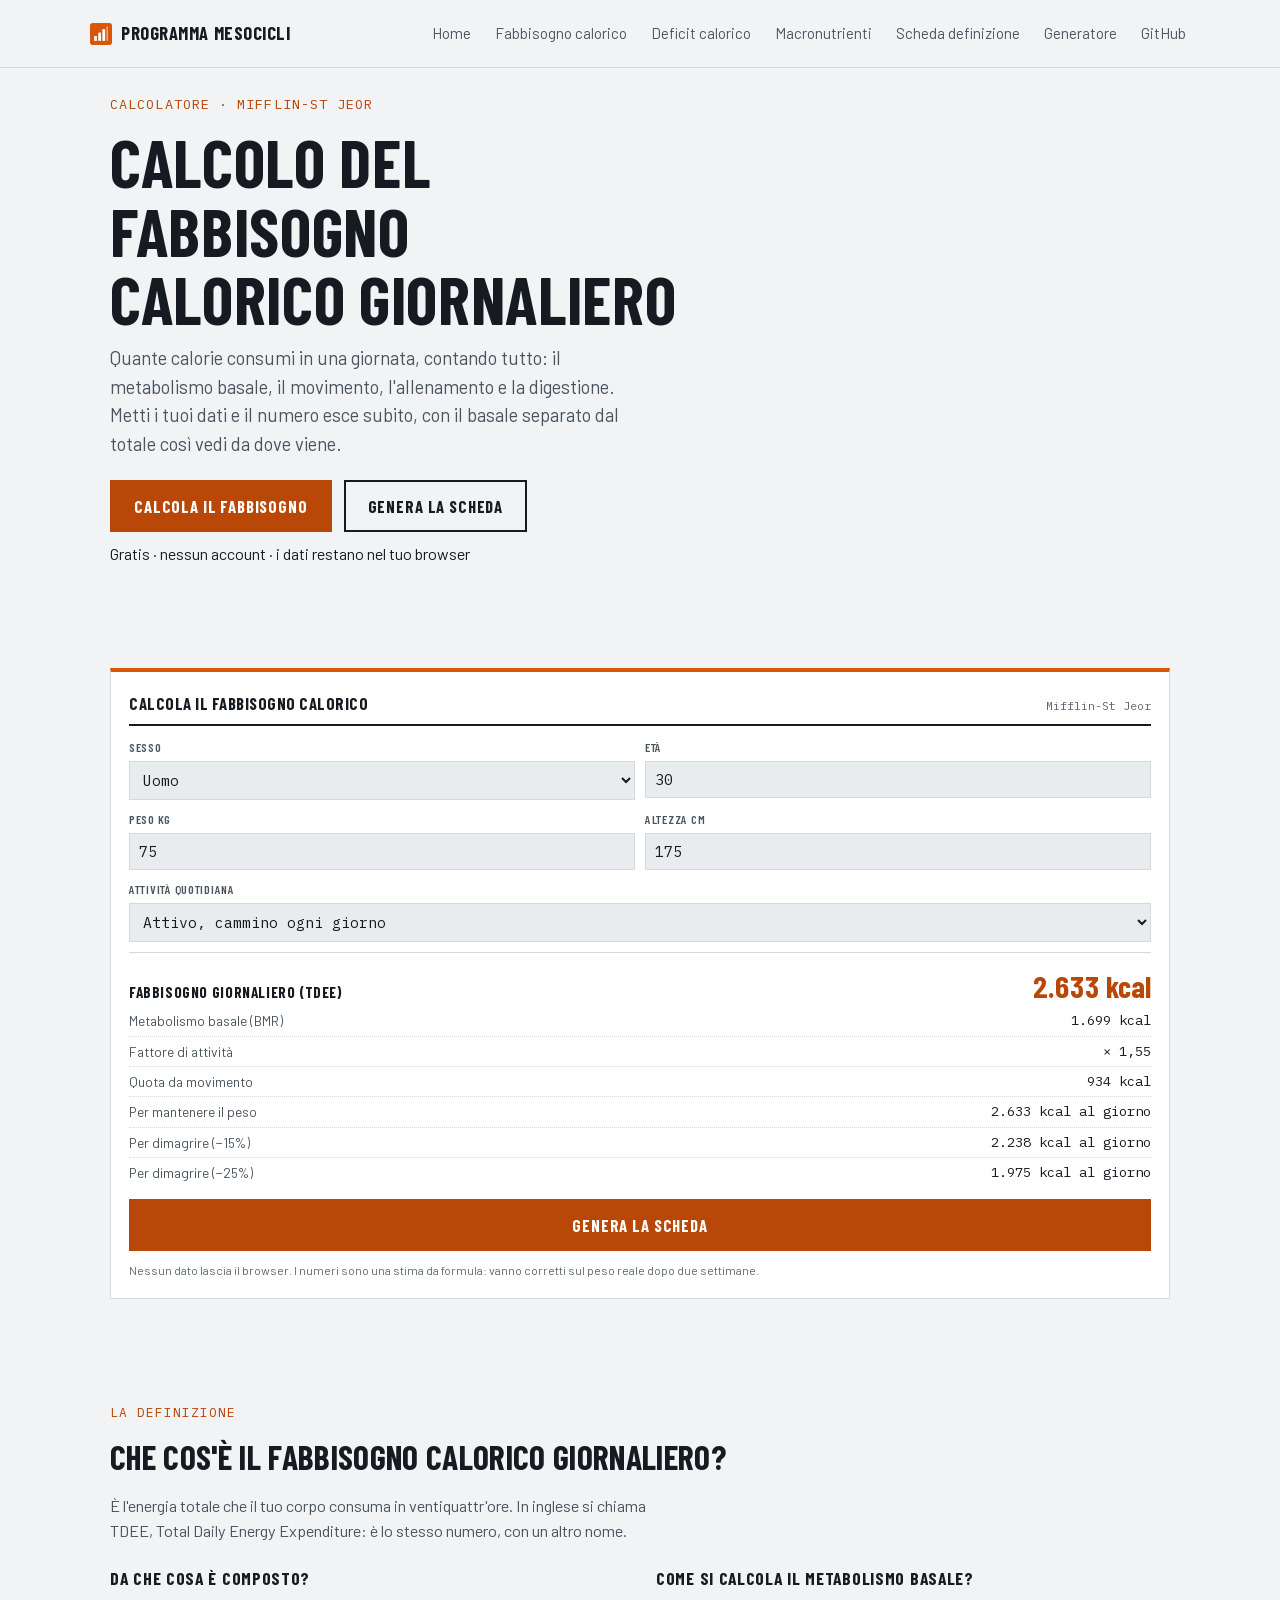
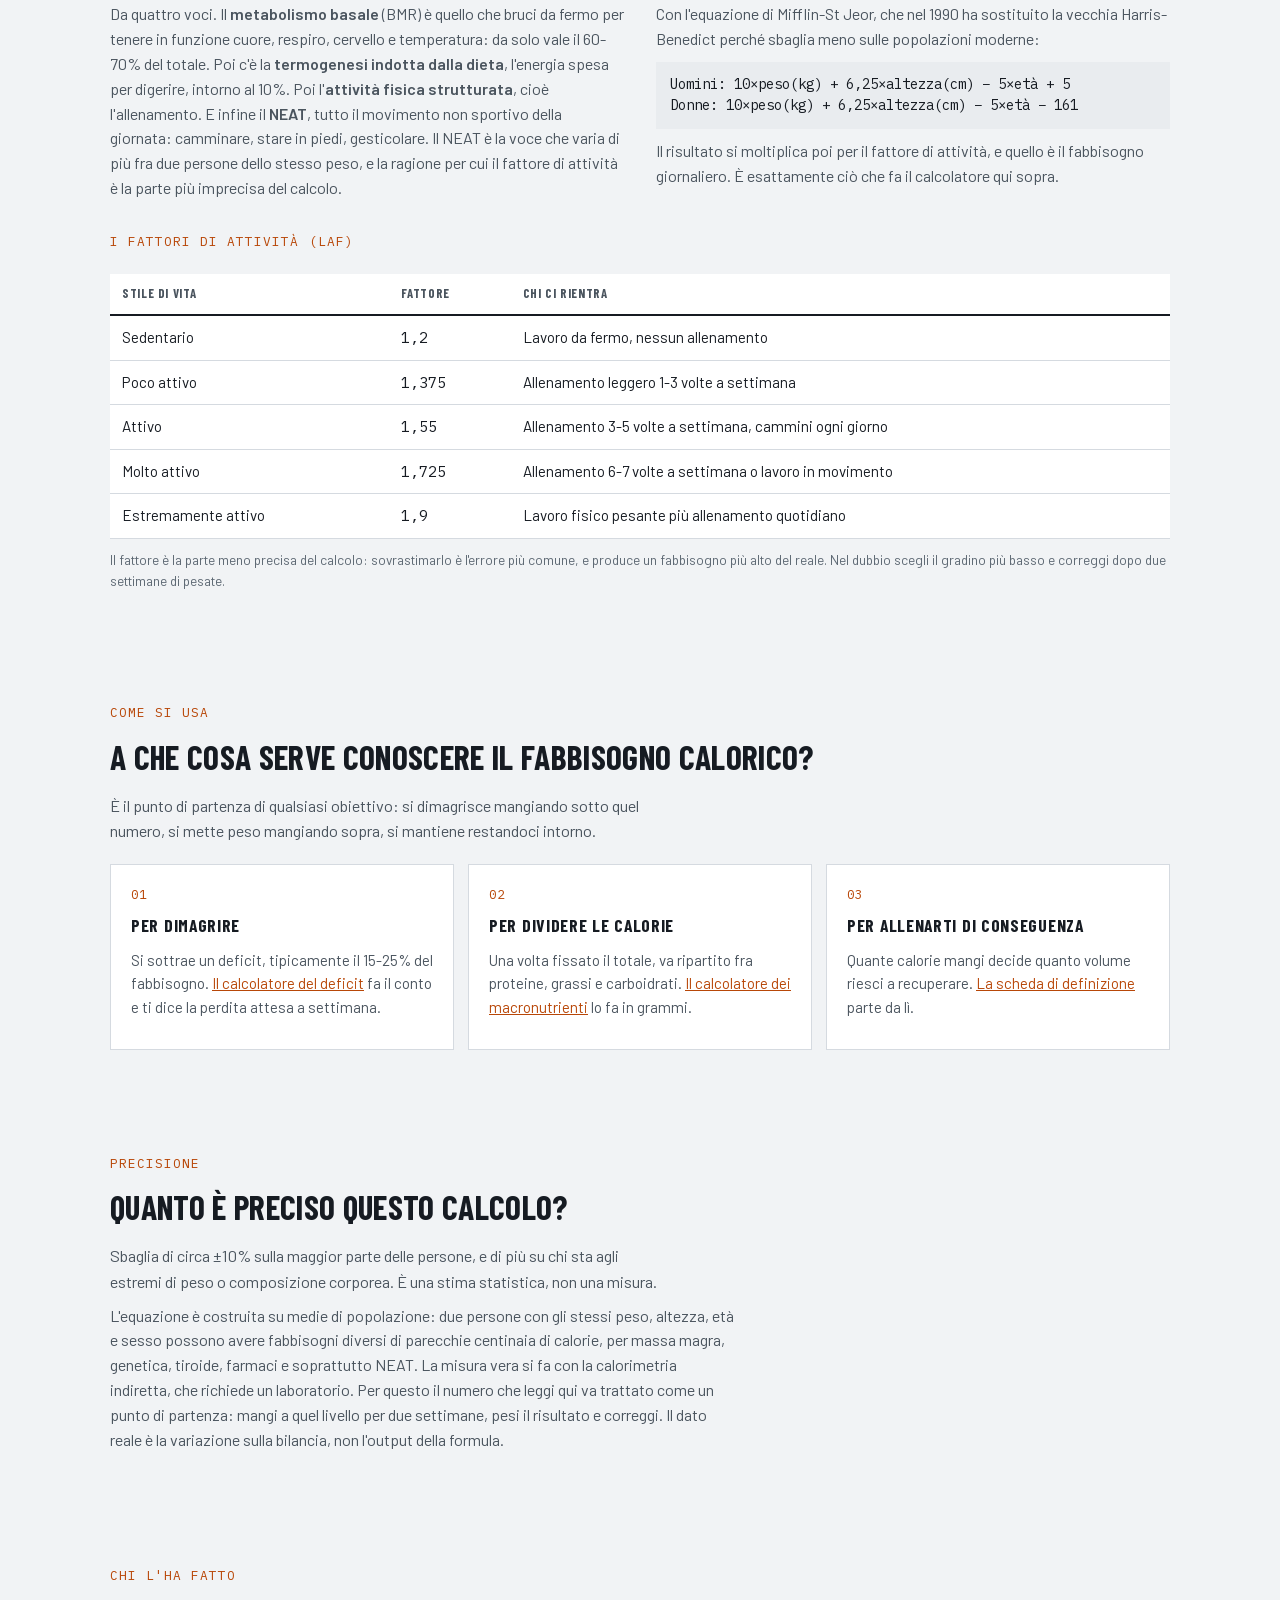
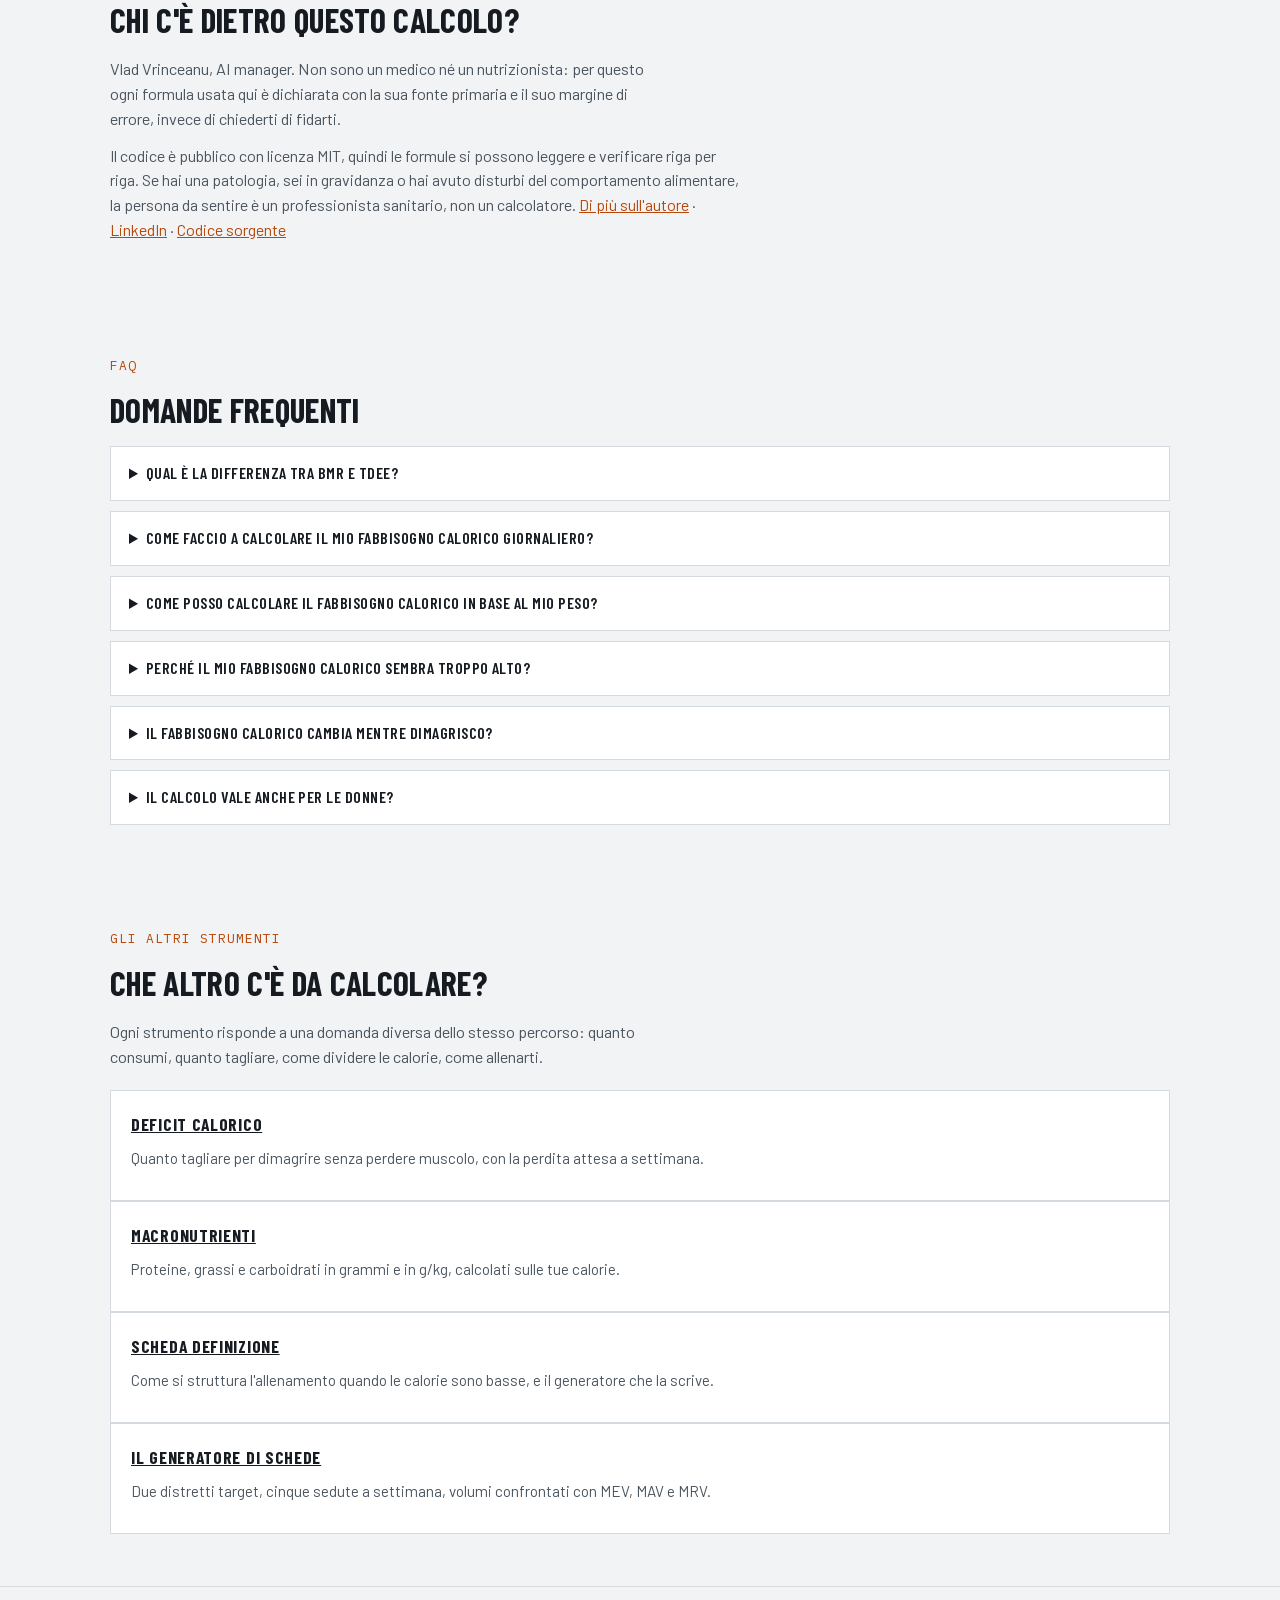
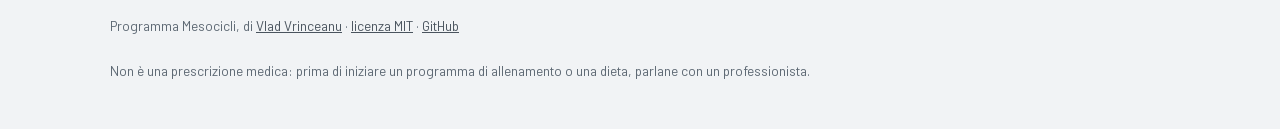
<file: calcolo-fabbisogno-calorico/index.html>
<!doctype html>
<html lang="it">
<head>
<meta charset="utf-8">
<meta name="viewport" content="width=device-width, initial-scale=1">
<title>Calcolo fabbisogno calorico giornaliero e metabolismo basale</title>
<meta name="description" content="Calcola il fabbisogno calorico giornaliero e il metabolismo basale da età, peso, altezza, sesso e attività, con Mifflin-St Jeor. Gratis.">
<link rel="canonical" href="https://programma-mesocicli.vercel.app/calcolo-fabbisogno-calorico/">
<meta name="robots" content="index,follow,max-snippet:-1,max-image-preview:large,max-video-preview:-1">
<meta name="author" content="Programma Mesocicli">
<link rel="alternate" hreflang="it-IT" href="https://programma-mesocicli.vercel.app/calcolo-fabbisogno-calorico/">
<link rel="alternate" hreflang="x-default" href="https://programma-mesocicli.vercel.app/calcolo-fabbisogno-calorico/">
<meta name="theme-color" media="(prefers-color-scheme: light)" content="#F1F3F5">
<meta name="theme-color" media="(prefers-color-scheme: dark)" content="#13171C">
<meta property="og:type" content="website">
<meta property="og:site_name" content="Programma Mesocicli">
<meta property="og:title" content="Calcolo del fabbisogno calorico giornaliero">
<meta property="og:description" content="Calcola il fabbisogno calorico giornaliero e il metabolismo basale da età, peso, altezza, sesso e attività, con Mifflin-St Jeor. Gratis.">
<meta property="og:url" content="https://programma-mesocicli.vercel.app/calcolo-fabbisogno-calorico/">
<meta property="og:image" content="https://programma-mesocicli.vercel.app/assets/og.png">
<meta property="og:image:width" content="1200">
<meta property="og:image:height" content="630">
<meta property="og:locale" content="it_IT">
<meta name="twitter:card" content="summary_large_image">
<meta name="twitter:title" content="Calcolo del fabbisogno calorico giornaliero">
<meta name="twitter:description" content="Calcola il fabbisogno calorico giornaliero e il metabolismo basale da età, peso, altezza, sesso e attività, con Mifflin-St Jeor. Gratis.">
<meta name="twitter:image" content="https://programma-mesocicli.vercel.app/assets/og.png">
<link rel="icon" href="../assets/favicon.svg" type="image/svg+xml">
<link rel="apple-touch-icon" href="../assets/apple-touch-icon.png">
<link rel="preload" href="../assets/fonts/barlow-condensed-700-latin.woff2" as="font" type="font/woff2" crossorigin>
<link rel="preload" href="../assets/fonts/barlow-400-latin.woff2" as="font" type="font/woff2" crossorigin>
<script type="application/ld+json">
{
  "@context": "https://schema.org",
  "@graph": [
    {
      "@type": "Person",
      "@id": "https://programma-mesocicli.vercel.app/#autore",
      "name": "Vlad Vrinceanu",
      "url": "https://programma-mesocicli.vercel.app/#autore",
      "jobTitle": "AI manager",
      "sameAs": [
        "https://www.linkedin.com/in/vladvrinceanu/",
        "https://github.com/uppifyagency"
      ],
      "description": "Autore e sviluppatore di Programma Mesocicli, strumento open source per il calcolo delle calorie della definizione e la programmazione dell'allenamento. Non e un professionista sanitario."
    },
    {
      "@type": "Organization",
      "@id": "https://programma-mesocicli.vercel.app/#organization",
      "name": "Programma Mesocicli",
      "url": "https://programma-mesocicli.vercel.app/",
      "founder": {
        "@id": "https://programma-mesocicli.vercel.app/#autore"
      },
      "sameAs": [
        "https://github.com/uppifyagency/programma-mesocicli"
      ]
    },
    {
      "@type": "WebPage",
      "@id": "https://programma-mesocicli.vercel.app/calcolo-fabbisogno-calorico/#webpage",
      "url": "https://programma-mesocicli.vercel.app/calcolo-fabbisogno-calorico/",
      "name": "Calcolo fabbisogno calorico giornaliero e metabolismo basale",
      "description": "Calcola il fabbisogno calorico giornaliero e il metabolismo basale da età, peso, altezza, sesso e attività, con Mifflin-St Jeor. Gratis.",
      "inLanguage": "it-IT",
      "isPartOf": {
        "@id": "https://programma-mesocicli.vercel.app/#website"
      },
      "author": {
        "@id": "https://programma-mesocicli.vercel.app/#autore"
      },
      "publisher": {
        "@id": "https://programma-mesocicli.vercel.app/#organization"
      },
      "datePublished": "2026-08-26",
      "dateModified": "2026-08-26",
      "breadcrumb": {
        "@id": "https://programma-mesocicli.vercel.app/calcolo-fabbisogno-calorico/#breadcrumb"
      },
      "about": [
        {
          "@type": "Thing",
          "name": "Fabbisogno calorico giornaliero"
        },
        {
          "@type": "Thing",
          "name": "Metabolismo basale"
        },
        {
          "@type": "Thing",
          "name": "Equazione di Mifflin-St Jeor"
        },
        {
          "@type": "Thing",
          "name": "Total Daily Energy Expenditure"
        },
        {
          "@type": "Thing",
          "name": "Fattore di attività fisica"
        }
      ],
      "primaryImageOfPage": {
        "@type": "ImageObject",
        "url": "https://programma-mesocicli.vercel.app/assets/og.png"
      },
      "citation": [
        {
          "@type": "ScholarlyArticle",
          "name": "A new predictive equation for resting energy expenditure in healthy individuals",
          "datePublished": "1990",
          "isPartOf": {
            "@type": "Periodical",
            "name": "American Journal of Clinical Nutrition"
          }
        }
      ]
    },
    {
      "@type": "BreadcrumbList",
      "@id": "https://programma-mesocicli.vercel.app/calcolo-fabbisogno-calorico/#breadcrumb",
      "itemListElement": [
        {
          "@type": "ListItem",
          "position": 1,
          "name": "Programma Mesocicli",
          "item": "https://programma-mesocicli.vercel.app/"
        },
        {
          "@type": "ListItem",
          "position": 2,
          "name": "Fabbisogno calorico",
          "item": "https://programma-mesocicli.vercel.app/calcolo-fabbisogno-calorico/"
        }
      ]
    },
    {
      "@type": [
        "SoftwareApplication",
        "WebApplication"
      ],
      "@id": "https://programma-mesocicli.vercel.app/calcolo-fabbisogno-calorico/#tool",
      "name": "Calcolatore del fabbisogno calorico giornaliero",
      "url": "https://programma-mesocicli.vercel.app/calcolo-fabbisogno-calorico/",
      "applicationCategory": "HealthApplication",
      "applicationSubCategory": "Fitness",
      "operatingSystem": "Qualsiasi browser web",
      "inLanguage": "it-IT",
      "isAccessibleForFree": true,
      "offers": {
        "@type": "Offer",
        "price": "0",
        "priceCurrency": "EUR",
        "availability": "https://schema.org/InStock"
      },
      "license": "https://github.com/uppifyagency/programma-mesocicli/blob/main/LICENSE",
      "codeRepository": "https://github.com/uppifyagency/programma-mesocicli",
      "publisher": {
        "@id": "https://programma-mesocicli.vercel.app/#organization"
      },
      "author": {
        "@id": "https://programma-mesocicli.vercel.app/#autore"
      },
      "description": "Calcola il fabbisogno calorico giornaliero e il metabolismo basale da età, peso, altezza, sesso e attività, con Mifflin-St Jeor. Gratis."
    },
    {
      "@type": "FAQPage",
      "@id": "https://programma-mesocicli.vercel.app/calcolo-fabbisogno-calorico/#faq",
      "inLanguage": "it-IT",
      "isPartOf": {
        "@id": "https://programma-mesocicli.vercel.app/calcolo-fabbisogno-calorico/#webpage"
      },
      "mainEntity": [
        {
          "@type": "Question",
          "name": "Qual è la differenza tra BMR e TDEE?",
          "acceptedAnswer": {
            "@type": "Answer",
            "text": "Il BMR è quello che consumi da fermo, il TDEE è quello che consumi vivendo la tua giornata. Il metabolismo basale (BMR) è l'energia minima per tenere in funzione l'organismo a riposo assoluto, e vale il 60-70% del totale. Il fabbisogno calorico giornaliero (TDEE) è il BMR moltiplicato per un fattore che aggiunge movimento, allenamento e digestione. Il calcolatore mostra entrambi: il deficit per dimagrire si sottrae sempre dal TDEE, mai dal BMR."
          }
        },
        {
          "@type": "Question",
          "name": "Come faccio a calcolare il mio fabbisogno calorico giornaliero?",
          "acceptedAnswer": {
            "@type": "Answer",
            "text": "Calcoli prima il metabolismo basale con Mifflin-St Jeor (10×peso in kg + 6,25×altezza in cm − 5×età, più 5 per gli uomini o meno 161 per le donne), poi lo moltiplichi per il fattore di attività che corrisponde al tuo stile di vita, da 1,2 se sei sedentario a 1,9 se fai un lavoro fisico pesante. Il calcolatore in cima alla pagina fa entrambi i passaggi e ti mostra i due numeri separati."
          }
        },
        {
          "@type": "Question",
          "name": "Come posso calcolare il fabbisogno calorico in base al mio peso?",
          "acceptedAnswer": {
            "@type": "Answer",
            "text": "Il peso da solo non basta: la stessa equazione ha bisogno anche di altezza, età e sesso, perché a parità di peso una persona alta e giovane consuma più di una bassa e anziana. Esistono regole spannometriche del tipo 30-33 kcal per kg di peso corporeo, ma hanno un margine di errore molto più largo. Se vuoi un numero utile, servono i quattro dati."
          }
        },
        {
          "@type": "Question",
          "name": "Perché il mio fabbisogno calorico sembra troppo alto?",
          "acceptedAnswer": {
            "@type": "Answer",
            "text": "Quasi sempre perché il fattore di attività scelto è troppo generoso. \"Attivo\" non significa allenarsi tre volte a settimana stando poi seduto tutto il giorno: quella è una giornata da 1,375. La differenza fra 1,55 e 1,725 su un basale di 1.700 kcal vale quasi 300 kcal, cioè la differenza fra dimagrire e stare fermi. Nel dubbio scendi di un gradino."
          }
        },
        {
          "@type": "Question",
          "name": "Il fabbisogno calorico cambia mentre dimagrisco?",
          "acceptedAnswer": {
            "@type": "Answer",
            "text": "Sì, e scende. Perdendo peso il metabolismo basale cala perché c'è meno massa da mantenere, e in deficit prolungato tende a calare anche il NEAT: ci si muove meno senza accorgersene. È il motivo per cui un deficit che funzionava all'inizio smette di funzionare dopo qualche settimana. Il calcolo va rifatto ogni 4-5 kg persi, o quando il peso si ferma per due settimane di fila."
          }
        },
        {
          "@type": "Question",
          "name": "Il calcolo vale anche per le donne?",
          "acceptedAnswer": {
            "@type": "Answer",
            "text": "Sì. L'equazione di Mifflin-St Jeor ha un coefficiente diverso per sesso (−161 per le donne invece di +5), quindi il risultato esce già tarato. A parità di peso e altezza il fabbisogno femminile è più basso, perché in media la massa magra è inferiore."
          }
        }
      ]
    }
  ]
}
</script>
<style>
@font-face{font-family:"Barlow Fallback";src:local("Arial"),local("Helvetica Neue"),local("Liberation Sans");size-adjust:97.6%;ascent-override:100%;descent-override:20%;line-gap-override:0%;}
@font-face{font-family:"IBM Plex Mono Fallback";src:local("Courier New"),local("Liberation Mono");size-adjust:100%;ascent-override:102.5%;descent-override:27.5%;line-gap-override:0%;}
@font-face { font-family: 'Barlow'; font-style: normal; font-weight: 400; font-display: swap; src: url(../assets/fonts/barlow-400-latin-ext.woff2) format('woff2'); unicode-range: U+0100-02BA, U+02BD-02C5, U+02C7-02CC, U+02CE-02D7, U+02DD-02FF, U+0304, U+0308, U+0329, U+1D00-1DBF, U+1E00-1E9F, U+1EF2-1EFF, U+2020, U+20A0-20AB, U+20AD-20C0, U+2113, U+2C60-2C7F, U+A720-A7FF; }
@font-face { font-family: 'Barlow'; font-style: normal; font-weight: 400; font-display: swap; src: url(../assets/fonts/barlow-400-latin.woff2) format('woff2'); unicode-range: U+0000-00FF, U+0131, U+0152-0153, U+02BB-02BC, U+02C6, U+02DA, U+02DC, U+0304, U+0308, U+0329, U+2000-206F, U+20AC, U+2122, U+2191, U+2193, U+2212, U+2215, U+FEFF, U+FFFD; }
@font-face { font-family: 'Barlow'; font-style: normal; font-weight: 600; font-display: swap; src: url(../assets/fonts/barlow-600-latin-ext.woff2) format('woff2'); unicode-range: U+0100-02BA, U+02BD-02C5, U+02C7-02CC, U+02CE-02D7, U+02DD-02FF, U+0304, U+0308, U+0329, U+1D00-1DBF, U+1E00-1E9F, U+1EF2-1EFF, U+2020, U+20A0-20AB, U+20AD-20C0, U+2113, U+2C60-2C7F, U+A720-A7FF; }
@font-face { font-family: 'Barlow'; font-style: normal; font-weight: 600; font-display: swap; src: url(../assets/fonts/barlow-600-latin.woff2) format('woff2'); unicode-range: U+0000-00FF, U+0131, U+0152-0153, U+02BB-02BC, U+02C6, U+02DA, U+02DC, U+0304, U+0308, U+0329, U+2000-206F, U+20AC, U+2122, U+2191, U+2193, U+2212, U+2215, U+FEFF, U+FFFD; }
@font-face { font-family: 'Barlow Condensed'; font-style: normal; font-weight: 600; font-display: swap; src: url(../assets/fonts/barlow-condensed-600-latin-ext.woff2) format('woff2'); unicode-range: U+0100-02BA, U+02BD-02C5, U+02C7-02CC, U+02CE-02D7, U+02DD-02FF, U+0304, U+0308, U+0329, U+1D00-1DBF, U+1E00-1E9F, U+1EF2-1EFF, U+2020, U+20A0-20AB, U+20AD-20C0, U+2113, U+2C60-2C7F, U+A720-A7FF; }
@font-face { font-family: 'Barlow Condensed'; font-style: normal; font-weight: 600; font-display: swap; src: url(../assets/fonts/barlow-condensed-600-latin.woff2) format('woff2'); unicode-range: U+0000-00FF, U+0131, U+0152-0153, U+02BB-02BC, U+02C6, U+02DA, U+02DC, U+0304, U+0308, U+0329, U+2000-206F, U+20AC, U+2122, U+2191, U+2193, U+2212, U+2215, U+FEFF, U+FFFD; }
@font-face { font-family: 'Barlow Condensed'; font-style: normal; font-weight: 700; font-display: swap; src: url(../assets/fonts/barlow-condensed-700-latin-ext.woff2) format('woff2'); unicode-range: U+0100-02BA, U+02BD-02C5, U+02C7-02CC, U+02CE-02D7, U+02DD-02FF, U+0304, U+0308, U+0329, U+1D00-1DBF, U+1E00-1E9F, U+1EF2-1EFF, U+2020, U+20A0-20AB, U+20AD-20C0, U+2113, U+2C60-2C7F, U+A720-A7FF; }
@font-face { font-family: 'Barlow Condensed'; font-style: normal; font-weight: 700; font-display: swap; src: url(../assets/fonts/barlow-condensed-700-latin.woff2) format('woff2'); unicode-range: U+0000-00FF, U+0131, U+0152-0153, U+02BB-02BC, U+02C6, U+02DA, U+02DC, U+0304, U+0308, U+0329, U+2000-206F, U+20AC, U+2122, U+2191, U+2193, U+2212, U+2215, U+FEFF, U+FFFD; }
@font-face { font-family: 'IBM Plex Mono'; font-style: normal; font-weight: 400; font-display: swap; src: url(../assets/fonts/ibm-plex-mono-400-latin-ext.woff2) format('woff2'); unicode-range: U+0100-02BA, U+02BD-02C5, U+02C7-02CC, U+02CE-02D7, U+02DD-02FF, U+0304, U+0308, U+0329, U+1D00-1DBF, U+1E00-1E9F, U+1EF2-1EFF, U+2020, U+20A0-20AB, U+20AD-20C0, U+2113, U+2C60-2C7F, U+A720-A7FF; }
@font-face { font-family: 'IBM Plex Mono'; font-style: normal; font-weight: 400; font-display: swap; src: url(../assets/fonts/ibm-plex-mono-400-latin.woff2) format('woff2'); unicode-range: U+0000-00FF, U+0131, U+0152-0153, U+02BB-02BC, U+02C6, U+02DA, U+02DC, U+0304, U+0308, U+0329, U+2000-206F, U+20AC, U+2122, U+2191, U+2193, U+2212, U+2215, U+FEFF, U+FFFD; }
@font-face { font-family: 'IBM Plex Mono'; font-style: normal; font-weight: 600; font-display: swap; src: url(../assets/fonts/ibm-plex-mono-600-latin-ext.woff2) format('woff2'); unicode-range: U+0100-02BA, U+02BD-02C5, U+02C7-02CC, U+02CE-02D7, U+02DD-02FF, U+0304, U+0308, U+0329, U+1D00-1DBF, U+1E00-1E9F, U+1EF2-1EFF, U+2020, U+20A0-20AB, U+20AD-20C0, U+2113, U+2C60-2C7F, U+A720-A7FF; }
@font-face { font-family: 'IBM Plex Mono'; font-style: normal; font-weight: 600; font-display: swap; src: url(../assets/fonts/ibm-plex-mono-600-latin.woff2) format('woff2'); unicode-range: U+0000-00FF, U+0131, U+0152-0153, U+02BB-02BC, U+02C6, U+02DA, U+02DC, U+0304, U+0308, U+0329, U+2000-206F, U+20AC, U+2122, U+2191, U+2193, U+2212, U+2215, U+FEFF, U+FFFD; }
@font-face{font-family:"Barlow Condensed Fallback";src:local("Arial Narrow");size-adjust:88%;}
:root{
  --bg:#F1F3F5; --surface:#FFFFFF; --surface2:#E9ECEF; --ink:#161B22; --ink2:#4A545E; --ink3:#5D6873;
  --line:#D5DAE0; --accent:#D9560B; --accent-text:#B84708; --accent-ink:#FFFFFF; --accent-soft:#FBE9DD;
  --ok:#2E7D46; --warn:#B07C0A; --crit:#B3362A;
}
@media (prefers-color-scheme: dark){
  :root:not([data-theme="light"]){
    --bg:#13171C; --surface:#1B2128; --surface2:#232A33; --ink:#E8ECEF; --ink2:#A8B2BC; --ink3:#87929D;
    --line:#313A44; --accent:#F0762E; --accent-text:#F0762E; --accent-ink:#181206; --accent-soft:#3A2617;
    --ok:#5CB878; --warn:#D9A93C; --crit:#E06A5D;
  }
}
:root[data-theme="dark"]{
  --bg:#13171C; --surface:#1B2128; --surface2:#232A33; --ink:#E8ECEF; --ink2:#A8B2BC; --ink3:#87929D;
  --line:#313A44; --accent:#F0762E; --accent-text:#F0762E; --accent-ink:#181206; --accent-soft:#3A2617;
  --ok:#5CB878; --warn:#D9A93C; --crit:#E06A5D;
}
*{box-sizing:border-box}
html{scroll-behavior:smooth}
@media (prefers-reduced-motion: reduce){ html{scroll-behavior:auto} }
body{margin:0; background:var(--bg); color:var(--ink); font-family:Barlow,"Barlow Fallback",system-ui,sans-serif; font-size:16px; line-height:1.55;}
h1,h2,h3{font-family:"Barlow Condensed","Barlow Condensed Fallback","Arial Narrow",sans-serif; margin:0; text-wrap:balance; text-transform:uppercase; letter-spacing:.01em;}
h1{font-size:clamp(2.4rem,6vw,4.2rem); font-weight:700; line-height:1.02;}
h2{font-size:clamp(1.5rem,3vw,2.1rem); font-weight:700;}
h3{font-size:1.1rem; font-weight:700; letter-spacing:.04em;}
p{margin:.6em 0}
a{color:var(--accent-text)}
.mono{font-family:"IBM Plex Mono","IBM Plex Mono Fallback",ui-monospace,monospace; font-variant-numeric:tabular-nums;}
.wrap{max-width:1100px; margin:0 auto; padding:0 20px;}
.skip{position:absolute; left:-9999px; top:0; background:var(--accent-text); color:var(--accent-ink); padding:8px 14px; z-index:99;}
.skip:focus{left:12px; top:12px;}
header.site{position:sticky; top:0; z-index:10; background:var(--bg); border-bottom:1px solid var(--line);}
.nav{display:flex; align-items:center; gap:18px; padding:12px 0; flex-wrap:wrap;}
.brand{display:flex; align-items:center; gap:9px; font-family:"Barlow Condensed","Barlow Condensed Fallback",sans-serif; font-weight:700; text-transform:uppercase; font-size:1.15rem; color:var(--ink); text-decoration:none; letter-spacing:.03em;}
.brand svg{flex:0 0 auto}
.nav nav{display:flex; gap:16px; flex-wrap:wrap; margin-left:auto;}
.nav nav a{color:var(--ink2); text-decoration:none; font-size:.94rem; padding:10px 4px; display:inline-block;}
.nav nav a:hover{color:var(--ink)}
.btn{display:inline-block; background:var(--accent-text); color:var(--accent-ink); text-decoration:none; font-family:"Barlow Condensed","Barlow Condensed Fallback",sans-serif; font-weight:700; text-transform:uppercase; letter-spacing:.05em; padding:11px 22px; font-size:1.05rem; border:2px solid var(--accent-text);}
.btn:hover{filter:brightness(1.06)}
.btn.ghost{background:transparent; color:var(--ink); border-color:var(--ink);}
.btn:focus-visible, a:focus-visible, summary:focus-visible{outline:3px solid var(--accent); outline-offset:2px;}
.hero{padding:64px 0 40px; display:grid; grid-template-columns:1.15fr .85fr; gap:36px; align-items:center;}
@media (max-width:860px){ .hero{grid-template-columns:1fr; padding-top:40px;} }
.hero .kicker{font-family:"IBM Plex Mono","IBM Plex Mono Fallback",monospace; color:var(--accent-text); font-size:.85rem; letter-spacing:.08em; text-transform:uppercase; margin-bottom:12px;}
.hero p.lead{font-size:1.15rem; color:var(--ink2); max-width:52ch;}
.cta{display:flex; gap:12px; flex-wrap:wrap; margin-top:22px;}
.hero .fine{font-size:.85rem; color:var(--ink3); margin-top:14px;}
.mock{background:var(--surface); border:1px solid var(--line); padding:18px;}
.mock .mk-head{display:flex; justify-content:space-between; align-items:baseline; border-bottom:2px solid var(--ink); padding-bottom:8px; margin-bottom:10px;}
.mock .mk-head b{font-family:"Barlow Condensed","Barlow Condensed Fallback",sans-serif; text-transform:uppercase; font-size:1rem;}
.mock .mk-head span{font-family:"IBM Plex Mono","IBM Plex Mono Fallback",monospace; font-size:.75rem; color:var(--ink3);}
.mock table{width:100%; border-collapse:collapse; font-size:.78rem;}
.mock td{padding:5px 4px; border-bottom:1px solid var(--line);}
.mock td:last-child{text-align:right; font-family:"IBM Plex Mono","IBM Plex Mono Fallback",monospace; color:var(--ink2); white-space:nowrap;}
.mock .tagx{display:inline-block; background:var(--accent-soft); border:1px solid var(--accent); font-size:.62rem; padding:0 5px; text-transform:uppercase; font-family:"Barlow Condensed","Barlow Condensed Fallback",sans-serif; font-weight:600; margin-left:5px;}
.mock .bars{margin-top:12px;}
.mock .brow{display:grid; grid-template-columns:78px 1fr 34px; gap:8px; align-items:center; font-size:.72rem; padding:3px 0;}
.mock .brow .lbl{font-family:"Barlow Condensed","Barlow Condensed Fallback",sans-serif; text-transform:uppercase; font-weight:600;}
.mock .track{position:relative; height:10px; background:var(--surface2); border:1px solid var(--line);}
.mock .fill{position:absolute; inset:0 auto 0 0;}
.mock .tick{position:absolute; top:-2px; bottom:-2px; width:2px; background:var(--ink3);}
.mock .brow .num{font-family:"IBM Plex Mono","IBM Plex Mono Fallback",monospace; text-align:right; color:var(--ink2);}
.stats{display:grid; grid-template-columns:repeat(4,1fr); gap:12px; padding:26px 0; border-top:1px solid var(--line); border-bottom:1px solid var(--line);}
@media (max-width:700px){ .stats{grid-template-columns:repeat(2,1fr);} }
.stat .n{font-family:"Barlow Condensed","Barlow Condensed Fallback",sans-serif; font-weight:700; font-size:2.2rem; color:var(--accent); line-height:1;}
.stat .l{font-size:.85rem; color:var(--ink2); text-transform:uppercase; letter-spacing:.05em; font-family:"Barlow Condensed","Barlow Condensed Fallback",sans-serif; font-weight:600;}
section{padding:52px 0;}
section .eyebrow{font-family:"IBM Plex Mono","IBM Plex Mono Fallback",monospace; color:var(--accent-text); font-size:.8rem; text-transform:uppercase; letter-spacing:.08em; margin-bottom:8px;}
.cards{display:grid; grid-template-columns:repeat(3,1fr); gap:14px; margin-top:24px;}
@media (max-width:860px){ .cards{grid-template-columns:1fr;} }
.card{background:var(--surface); border:1px solid var(--line); padding:20px;}
.card .num{font-family:"IBM Plex Mono","IBM Plex Mono Fallback",monospace; color:var(--accent-text); font-size:.8rem; margin-bottom:8px;}
.card p{color:var(--ink2); font-size:.95rem;}
table.params{border-collapse:collapse; width:100%; margin-top:22px; font-size:.95rem; background:var(--surface);}
table.params th{font-family:"Barlow Condensed","Barlow Condensed Fallback",sans-serif; text-transform:uppercase; letter-spacing:.05em; font-size:.8rem; color:var(--ink2); text-align:left; padding:10px 12px; border-bottom:2px solid var(--ink);}
table.params td{padding:10px 12px; border-bottom:1px solid var(--line);}
table.params td.mono{white-space:nowrap;}
.tablewrap{overflow-x:auto; border:1px solid var(--line);}
.split{display:grid; grid-template-columns:1fr 1fr; gap:32px; align-items:start; margin-top:20px;}
@media (max-width:860px){ .split{grid-template-columns:1fr;} }
ul.checks{list-style:none; padding:0; margin:14px 0 0;}
ul.checks li{padding:7px 0 7px 26px; position:relative; color:var(--ink2);}
ul.checks li::before{content:""; position:absolute; left:2px; top:14px; width:12px; height:12px; background:var(--accent);}
ul.checks li b{color:var(--ink)}
.oss{background:var(--surface); border:1px solid var(--line); border-left:4px solid var(--accent); padding:26px;}
.sr-only{position:absolute;width:1px;height:1px;padding:0;margin:-1px;overflow:hidden;clip:rect(0 0 0 0);white-space:nowrap;border:0;}
.lead-a{color:var(--ink2); font-size:1.02rem; max-width:62ch; margin:10px 0 0;}
.faq details{background:var(--surface); border:1px solid var(--line); margin-top:10px;}
.faq summary{cursor:pointer; padding:14px 18px; font-family:"Barlow Condensed","Barlow Condensed Fallback",sans-serif; font-weight:600; text-transform:uppercase; letter-spacing:.03em; font-size:1rem;}
.faq details[open] summary{border-bottom:1px solid var(--line);}
.faq .a{padding:12px 18px 16px; color:var(--ink2); font-size:.95rem;}
footer.site{border-top:1px solid var(--line); padding:28px 0 48px; color:var(--ink3); font-size:.85rem;}
footer.site a{color:var(--ink2)}
.footgrid{display:flex; gap:24px; flex-wrap:wrap; justify-content:space-between;}
/* calcolatore del cut in pagina */
.calc{background:var(--surface); border:1px solid var(--line); border-top:4px solid var(--accent); padding:18px;}
.calc .mk-head{display:flex; justify-content:space-between; align-items:baseline; border-bottom:2px solid var(--ink); padding-bottom:8px; margin-bottom:12px;}
.calc .mk-head b{font-family:"Barlow Condensed","Barlow Condensed Fallback",sans-serif; text-transform:uppercase; font-size:1.05rem; letter-spacing:.03em;}
.calc .mk-head span{font-family:"IBM Plex Mono","IBM Plex Mono Fallback",monospace; font-size:.72rem; color:var(--ink3);}
.calc .crow{display:grid; grid-template-columns:1fr 1fr; gap:10px;}
.calc .fld{margin-bottom:10px;}
.calc label{display:block; font-family:"Barlow Condensed","Barlow Condensed Fallback",sans-serif; font-weight:600; text-transform:uppercase; letter-spacing:.06em; font-size:.76rem; color:var(--ink2); margin-bottom:4px;}
.calc input, .calc select{width:100%; border:1px solid var(--line); background:var(--surface2); color:var(--ink); padding:8px 9px; font-family:"IBM Plex Mono","IBM Plex Mono Fallback",monospace; font-size:.92rem;}
.calc input:focus-visible, .calc select:focus-visible{outline:3px solid var(--accent); outline-offset:1px;}
.cout{border-top:1px solid var(--line); margin-top:6px; padding-top:10px;}
.cout .r{display:flex; justify-content:space-between; gap:10px; font-size:.86rem; padding:4px 0; border-bottom:1px dotted var(--line);}
.cout .r:last-child{border-bottom:0;}
.cout .r .k{color:var(--ink2);}
.cout .r .v{font-family:"IBM Plex Mono","IBM Plex Mono Fallback",monospace; font-variant-numeric:tabular-nums; white-space:nowrap;}
.cout .r.big{border-bottom:0; align-items:baseline; padding:8px 0 2px;}
.cout .r.big .k{font-family:"Barlow Condensed","Barlow Condensed Fallback",sans-serif; font-weight:700; text-transform:uppercase; letter-spacing:.04em; font-size:.95rem; color:var(--ink);}
.cout .r.big .v{font-family:"Barlow Condensed","Barlow Condensed Fallback",sans-serif; font-weight:700; font-size:1.9rem; color:var(--accent-text); line-height:1;}
.calc .go{display:block; text-align:center; margin-top:12px;}
.calc .fine{font-size:.76rem; color:var(--ink3); margin:10px 0 0;}
</style>
</head>
<body>
<a class="skip" href="#contenuto">Salta al contenuto</a>
<header class="site">
  <div class="wrap nav">
    <a class="brand" href="../" aria-label="Programma Mesocicli, torna in cima">
      <svg width="22" height="22" viewBox="0 0 64 64" aria-hidden="true"><rect width="64" height="64" rx="8" fill="var(--accent)"/><rect x="12" y="38" width="8" height="14" fill="#fff"/><rect x="24" y="28" width="8" height="24" fill="#fff"/><rect x="36" y="18" width="8" height="34" fill="#fff"/><rect x="48" y="10" width="4" height="42" fill="#fff" opacity=".55"/></svg>
      Programma Mesocicli
    </a>
    <nav aria-label="Navigazione principale">
      <a href="../">Home</a>
      <a href="#top" aria-current="page">Fabbisogno calorico</a>
      <a href="../deficit-calorico/">Deficit calorico</a>
      <a href="../calcolo-macronutrienti/">Macronutrienti</a>
      <a href="../scheda-definizione/">Scheda definizione</a>
      <a href="../app/">Generatore</a>
      <a href="https://github.com/uppifyagency/programma-mesocicli" rel="noopener">GitHub</a>
    </nav>
  </div>
</header>
<div class="wrap" id="top">
  <div class="hero" style="padding-top:26px">
    <div>
      <div class="kicker">Calcolatore · Mifflin-St Jeor</div>
      <h1>Calcolo del fabbisogno<br>calorico giornaliero</h1>
      <p class="lead">Quante calorie consumi in una giornata, contando tutto: il metabolismo basale, il movimento, l'allenamento e la digestione. Metti i tuoi dati e il numero esce subito, con il basale separato dal totale così vedi da dove viene.</p>
      <div class="cta">
        <a class="btn" href="#strumento">Calcola il fabbisogno</a>
        <a class="btn ghost" href="../app/">Genera la scheda</a>
      </div>
      <p class="micro">Gratis · nessun account · i dati restano nel tuo browser</p>
    </div>
  </div>
</div>

<main id="contenuto">
<div class="wrap">
  <section id="strumento" aria-labelledby="h-strumento">
    <h2 id="h-strumento" class="sr-only">Calcolatore del fabbisogno calorico giornaliero</h2>
    <form class="calc" id="strumento-form" onsubmit="return false">
      <div class="mk-head"><b>Calcola il fabbisogno calorico</b><span>Mifflin-St Jeor</span></div>
      <div class="crow">
        <div class="fld"><label for="c-sesso">Sesso</label>
          <select id="c-sesso"><option value="M">Uomo</option><option value="F">Donna</option></select></div>
        <div class="fld"><label for="c-eta">Età</label>
          <input type="number" id="c-eta" value="30" min="16" max="80" step="1" inputmode="numeric"></div>
      </div>
      <div class="crow">
        <div class="fld"><label for="c-peso">Peso kg</label>
          <input type="number" id="c-peso" value="75" min="40" max="150" step="0.5" inputmode="decimal"></div>
        <div class="fld"><label for="c-alt">Altezza cm</label>
          <input type="number" id="c-alt" value="175" min="140" max="210" step="1" inputmode="numeric"></div>
      </div>
      <div class="fld"><label for="c-mult">Attività quotidiana</label>
        <select id="c-mult">
          <option value="1.2">Sedentario, lavoro da fermo</option>
          <option value="1.375">Poco attivo, cammino qualche volta</option>
          <option value="1.55" selected>Attivo, cammino ogni giorno</option>
          <option value="1.725">Molto attivo, lavoro in movimento</option>
          <option value="1.9">Attività fisica pesante tutti i giorni</option>
        </select>
      </div>
      <div class="cout" id="cout" data-vista="fabbisogno" aria-live="polite"></div>
      <a class="btn go" id="c-go" href="../app/">Genera la scheda</a>
      <p class="fine">Nessun dato lascia il browser. I numeri sono una stima da formula: vanno corretti sul peso reale dopo due settimane.</p>
    </form>
  </section>

  <section aria-labelledby="h-cos">
    <div class="eyebrow">La definizione</div>
    <h2 id="h-cos">Che cos'è il fabbisogno calorico giornaliero?</h2>
    <p class="lead-a">È l'energia totale che il tuo corpo consuma in ventiquattr'ore. In inglese si chiama TDEE, Total Daily Energy Expenditure: è lo stesso numero, con un altro nome.</p>
    <div class="split" style="margin-top:22px">
      <div>
        <h3>Da che cosa è composto?</h3>
        <p style="color:var(--ink2)">Da quattro voci. Il <b>metabolismo basale</b> (BMR) è quello che bruci da fermo per tenere in funzione cuore, respiro, cervello e temperatura: da solo vale il 60-70% del totale. Poi c'è la <b>termogenesi indotta dalla dieta</b>, l'energia spesa per digerire, intorno al 10%. Poi l'<b>attività fisica strutturata</b>, cioè l'allenamento. E infine il <b>NEAT</b>, tutto il movimento non sportivo della giornata: camminare, stare in piedi, gesticolare. Il NEAT è la voce che varia di più fra due persone dello stesso peso, e la ragione per cui il fattore di attività è la parte più imprecisa del calcolo.</p>
      </div>
      <div>
        <h3>Come si calcola il metabolismo basale?</h3>
        <p style="color:var(--ink2)">Con l'equazione di Mifflin-St Jeor, che nel 1990 ha sostituito la vecchia Harris-Benedict perché sbaglia meno sulle popolazioni moderne:</p>
        <p class="mono" style="background:var(--surface2); padding:12px 14px; font-size:.88rem; overflow-x:auto">Uomini: 10×peso(kg) + 6,25×altezza(cm) − 5×età + 5<br>Donne: 10×peso(kg) + 6,25×altezza(cm) − 5×età − 161</p>
        <p style="color:var(--ink2)">Il risultato si moltiplica poi per il fattore di attività, e quello è il fabbisogno giornaliero. È esattamente ciò che fa il calcolatore qui sopra.</p>
      </div>
    </div>
    <figure style="margin:22px 0 0">
      <figcaption class="eyebrow" style="margin-bottom:8px">I fattori di attività (LAF)</figcaption>
      <table class="params">
        <caption class="sr-only">Fattori di attività fisica e moltiplicatore corrispondente</caption>
        <thead><tr><th scope="col">Stile di vita</th><th scope="col">Fattore</th><th scope="col">Chi ci rientra</th></tr></thead>
        <tbody>
          <tr><td>Sedentario</td><td class="mono">1,2</td><td>Lavoro da fermo, nessun allenamento</td></tr>
          <tr><td>Poco attivo</td><td class="mono">1,375</td><td>Allenamento leggero 1-3 volte a settimana</td></tr>
          <tr><td>Attivo</td><td class="mono">1,55</td><td>Allenamento 3-5 volte a settimana, cammini ogni giorno</td></tr>
          <tr><td>Molto attivo</td><td class="mono">1,725</td><td>Allenamento 6-7 volte a settimana o lavoro in movimento</td></tr>
          <tr><td>Estremamente attivo</td><td class="mono">1,9</td><td>Lavoro fisico pesante più allenamento quotidiano</td></tr>
        </tbody>
      </table>
      <p style="color:var(--ink3); font-size:.85rem; margin-top:10px">Il fattore è la parte meno precisa del calcolo: sovrastimarlo è l'errore più comune, e produce un fabbisogno più alto del reale. Nel dubbio scegli il gradino più basso e correggi dopo due settimane di pesate.</p>
    </figure>
  </section>

  <section aria-labelledby="h-uso">
    <div class="eyebrow">Come si usa</div>
    <h2 id="h-uso">A che cosa serve conoscere il fabbisogno calorico?</h2>
    <p class="lead-a">È il punto di partenza di qualsiasi obiettivo: si dimagrisce mangiando sotto quel numero, si mette peso mangiando sopra, si mantiene restandoci intorno.</p>
    <div class="cards" style="margin-top:20px">
      <div class="card">
        <div class="num">01</div>
        <h3>Per dimagrire</h3>
        <p>Si sottrae un deficit, tipicamente il 15-25% del fabbisogno. <a href="../deficit-calorico/">Il calcolatore del deficit</a> fa il conto e ti dice la perdita attesa a settimana.</p>
      </div>
      <div class="card">
        <div class="num">02</div>
        <h3>Per dividere le calorie</h3>
        <p>Una volta fissato il totale, va ripartito fra proteine, grassi e carboidrati. <a href="../calcolo-macronutrienti/">Il calcolatore dei macronutrienti</a> lo fa in grammi.</p>
      </div>
      <div class="card">
        <div class="num">03</div>
        <h3>Per allenarti di conseguenza</h3>
        <p>Quante calorie mangi decide quanto volume riesci a recuperare. <a href="../scheda-definizione/">La scheda di definizione</a> parte da lì.</p>
      </div>
    </div>
  </section>

  <section aria-labelledby="h-limiti">
    <div class="eyebrow">Precisione</div>
    <h2 id="h-limiti">Quanto è preciso questo calcolo?</h2>
    <p class="lead-a">Sbaglia di circa ±10% sulla maggior parte delle persone, e di più su chi sta agli estremi di peso o composizione corporea. È una stima statistica, non una misura.</p>
    <p style="color:var(--ink2); max-width:70ch">L'equazione è costruita su medie di popolazione: due persone con gli stessi peso, altezza, età e sesso possono avere fabbisogni diversi di parecchie centinaia di calorie, per massa magra, genetica, tiroide, farmaci e soprattutto NEAT. La misura vera si fa con la calorimetria indiretta, che richiede un laboratorio. Per questo il numero che leggi qui va trattato come un punto di partenza: mangi a quel livello per due settimane, pesi il risultato e correggi. Il dato reale è la variazione sulla bilancia, non l'output della formula.</p>
  </section>


  <section aria-labelledby="h-firma">
    <div class="eyebrow">Chi l'ha fatto</div>
    <h2 id="h-firma">Chi c'è dietro questo calcolo?</h2>
    <p class="lead-a">Vlad Vrinceanu, AI manager. Non sono un medico né un nutrizionista: per questo ogni formula usata qui è dichiarata con la sua fonte primaria e il suo margine di errore, invece di chiederti di fidarti.</p>
    <p style="color:var(--ink2); max-width:70ch; margin-top:12px">Il codice è pubblico con licenza MIT, quindi le formule si possono leggere e verificare riga per riga. Se hai una patologia, sei in gravidanza o hai avuto disturbi del comportamento alimentare, la persona da sentire è un professionista sanitario, non un calcolatore. <a href="../#autore">Di più sull'autore</a> · <a href="https://www.linkedin.com/in/vladvrinceanu/" rel="noopener author">LinkedIn</a> · <a href="https://github.com/uppifyagency/programma-mesocicli" rel="noopener">Codice sorgente</a></p>
  </section>

  <section id="faq" class="faq" aria-labelledby="h-faq">
    <div class="eyebrow">FAQ</div>
    <h2 id="h-faq">Domande frequenti</h2>
    <details>
      <summary>Qual è la differenza tra BMR e TDEE?</summary>
      <div class="a">Il BMR è quello che consumi da fermo, il TDEE è quello che consumi vivendo la tua giornata. Il metabolismo basale (BMR) è l'energia minima per tenere in funzione l'organismo a riposo assoluto, e vale il 60-70% del totale. Il fabbisogno calorico giornaliero (TDEE) è il BMR moltiplicato per un fattore che aggiunge movimento, allenamento e digestione. Il calcolatore mostra entrambi: il deficit per dimagrire si sottrae sempre dal TDEE, mai dal BMR.</div>
    </details>
    <details>
      <summary>Come faccio a calcolare il mio fabbisogno calorico giornaliero?</summary>
      <div class="a">Calcoli prima il metabolismo basale con Mifflin-St Jeor (10×peso in kg + 6,25×altezza in cm − 5×età, più 5 per gli uomini o meno 161 per le donne), poi lo moltiplichi per il fattore di attività che corrisponde al tuo stile di vita, da 1,2 se sei sedentario a 1,9 se fai un lavoro fisico pesante. Il calcolatore in cima alla pagina fa entrambi i passaggi e ti mostra i due numeri separati.</div>
    </details>
    <details>
      <summary>Come posso calcolare il fabbisogno calorico in base al mio peso?</summary>
      <div class="a">Il peso da solo non basta: la stessa equazione ha bisogno anche di altezza, età e sesso, perché a parità di peso una persona alta e giovane consuma più di una bassa e anziana. Esistono regole spannometriche del tipo 30-33 kcal per kg di peso corporeo, ma hanno un margine di errore molto più largo. Se vuoi un numero utile, servono i quattro dati.</div>
    </details>
    <details>
      <summary>Perché il mio fabbisogno calorico sembra troppo alto?</summary>
      <div class="a">Quasi sempre perché il fattore di attività scelto è troppo generoso. "Attivo" non significa allenarsi tre volte a settimana stando poi seduto tutto il giorno: quella è una giornata da 1,375. La differenza fra 1,55 e 1,725 su un basale di 1.700 kcal vale quasi 300 kcal, cioè la differenza fra dimagrire e stare fermi. Nel dubbio scendi di un gradino.</div>
    </details>
    <details>
      <summary>Il fabbisogno calorico cambia mentre dimagrisco?</summary>
      <div class="a">Sì, e scende. Perdendo peso il metabolismo basale cala perché c'è meno massa da mantenere, e in deficit prolungato tende a calare anche il NEAT: ci si muove meno senza accorgersene. È il motivo per cui un deficit che funzionava all'inizio smette di funzionare dopo qualche settimana. Il calcolo va rifatto ogni 4-5 kg persi, o quando il peso si ferma per due settimane di fila.</div>
    </details>
    <details>
      <summary>Il calcolo vale anche per le donne?</summary>
      <div class="a">Sì. L'equazione di Mifflin-St Jeor ha un coefficiente diverso per sesso (−161 per le donne invece di +5), quindi il risultato esce già tarato. A parità di peso e altezza il fabbisogno femminile è più basso, perché in media la massa magra è inferiore.</div>
    </details>
  </section>

  <section aria-labelledby="h-altri">
    <div class="eyebrow">Gli altri strumenti</div>
    <h2 id="h-altri">Che altro c'è da calcolare?</h2>
    <p class="lead-a">Ogni strumento risponde a una domanda diversa dello stesso percorso: quanto consumi, quanto tagliare, come dividere le calorie, come allenarti.</p>
    <div class="grid3" style="margin-top:20px">
      <div class="card">
        <h3 style="margin-top:0"><a href="../deficit-calorico/" style="color:inherit">Deficit calorico</a></h3>
        <p style="color:var(--ink2)">Quanto tagliare per dimagrire senza perdere muscolo, con la perdita attesa a settimana.</p>
      </div>
      <div class="card">
        <h3 style="margin-top:0"><a href="../calcolo-macronutrienti/" style="color:inherit">Macronutrienti</a></h3>
        <p style="color:var(--ink2)">Proteine, grassi e carboidrati in grammi e in g/kg, calcolati sulle tue calorie.</p>
      </div>
      <div class="card">
        <h3 style="margin-top:0"><a href="../scheda-definizione/" style="color:inherit">Scheda definizione</a></h3>
        <p style="color:var(--ink2)">Come si struttura l'allenamento quando le calorie sono basse, e il generatore che la scrive.</p>
      </div>
      <div class="card">
        <h3 style="margin-top:0"><a href="../app/" style="color:inherit">Il generatore di schede</a></h3>
        <p style="color:var(--ink2)">Due distretti target, cinque sedute a settimana, volumi confrontati con MEV, MAV e MRV.</p>
      </div>
    </div>
  </section>
</div>
</main>
<footer class="site">
  <div class="wrap footgrid">
    <div>Programma Mesocicli, di <a href="https://www.linkedin.com/in/vladvrinceanu/" rel="noopener author">Vlad Vrinceanu</a> · <a href="https://github.com/uppifyagency/programma-mesocicli/blob/main/LICENSE" rel="noopener">licenza MIT</a> · <a href="https://github.com/uppifyagency/programma-mesocicli" rel="noopener">GitHub</a></div>
    <div>Non è una prescrizione medica: prima di iniziare un programma di allenamento o una dieta, parlane con un professionista.</div>
  </div>
</footer>
<script>
/* Stessa aritmetica della landing e del generatore: i numeri devono combaciare
   fra le pagine, quindi la formula sta in un punto solo. La vista cambia solo
   quali righe vengono mostrate. */
(function(){
  var F = {sesso:"c-sesso", eta:"c-eta", peso:"c-peso", alt:"c-alt", mult:"c-mult"};
  Object.keys(F).forEach(function(k){ F[k] = document.getElementById(F[k]); });
  var out = document.getElementById("cout"), go = document.getElementById("c-go");
  if(!out || !go || Object.keys(F).some(function(k){ return !F[k]; })) return;
  var vista = out.getAttribute("data-vista") || "fabbisogno";
  var LIM = {eta:[16,80,30], peso:[40,150,75], alt:[140,210,175]};
  var nf = new Intl.NumberFormat("it-IT");
  var n1 = new Intl.NumberFormat("it-IT", {minimumFractionDigits:1, maximumFractionDigits:1});
  var n2 = new Intl.NumberFormat("it-IT", {minimumFractionDigits:2, maximumFractionDigits:2});
  var n3 = new Intl.NumberFormat("it-IT", {minimumFractionDigits:0, maximumFractionDigits:3});

  function val(k){
    var lim = LIM[k], v = parseFloat(F[k].value);
    return isFinite(v) ? Math.min(lim[1], Math.max(lim[0], v)) : lim[2];
  }
  function row(k, v, cls){
    return '<div class="r'+(cls?" "+cls:"")+'"><span class="k">'+k+'</span><span class="v">'+v+'</span></div>';
  }
  function calc(){
    var sesso = F.sesso.value === "F" ? "F" : "M";
    var mult = parseFloat(F.mult.value) || 1.55;
    var peso = val("peso"), eta = val("eta"), alt = val("alt");
    var bmr = 10*peso + 6.25*alt - 5*eta + (sesso === "M" ? 5 : -161);
    var tdee = bmr*mult;
    var grezzo = Math.round(tdee - 625);
    var media = Math.max(grezzo, Math.round(bmr));
    var deficit = Math.round(tdee) - media;
    var ridotto = media > grezzo;
    var feriali = media - 170;
    var weekend = Math.round((media*7 - feriali*5)/2);
    var P = Math.round(peso*2.0), G = Math.round(peso*0.75);
    var C = Math.max(0, Math.round((media - P*4 - G*9)/4));
    var kgSett = deficit*7/7700;
    var pctPeso = kgSett/peso*100;
    var h = "";

    if(vista === "fabbisogno"){
      h += row("Fabbisogno giornaliero (TDEE)", nf.format(Math.round(tdee))+" kcal", "big");
      h += row("Metabolismo basale (BMR)", nf.format(Math.round(bmr))+" kcal");
      h += row("Fattore di attività", "× "+n3.format(mult));
      h += row("Quota da movimento", nf.format(Math.round(tdee-bmr))+" kcal");
      h += row("Per mantenere il peso", nf.format(Math.round(tdee))+" kcal al giorno");
      h += row("Per dimagrire (−15%)", nf.format(Math.round(tdee*0.85))+" kcal al giorno");
      h += row("Per dimagrire (−25%)", nf.format(Math.round(tdee*0.75))+" kcal al giorno");
    } else if(vista === "deficit"){
      h += row("Calorie in deficit", nf.format(media)+" kcal", "big");
      h += row("Fabbisogno giornaliero", nf.format(Math.round(tdee))+" kcal");
      h += row("Deficit applicato", "−"+nf.format(deficit)+" kcal al giorno");
      h += row("In percentuale", "−"+n1.format(deficit/tdee*100)+"% del fabbisogno");
      h += row("Perdita attesa", "−"+n2.format(kgSett)+" kg a settimana");
      h += row("Sul peso corporeo", "−"+n2.format(pctPeso)+"% a settimana");
      h += row("Feriali / weekend", nf.format(feriali)+" / "+nf.format(weekend)+" kcal");
      h += row("Pavimento (BMR)", nf.format(Math.round(bmr))+" kcal, da non superare in basso");
    } else {
      h += row("Calorie di riferimento", nf.format(media)+" kcal", "big");
      h += row("Proteine", nf.format(P)+" g · 2,0 g/kg · "+nf.format(P*4)+" kcal");
      h += row("Grassi", nf.format(G)+" g · 0,75 g/kg · "+nf.format(G*9)+" kcal");
      h += row("Carboidrati", nf.format(C)+" g · "+n1.format(C/peso)+" g/kg · "+nf.format(C*4)+" kcal");
      h += row("Ripartizione", n1.format(P*4/media*100)+"% / "+n1.format(G*9/media*100)+"% / "+n1.format(C*4/media*100)+"%");
      h += row("Fabbisogno giornaliero", nf.format(Math.round(tdee))+" kcal");
    }

    if(ridotto && vista !== "fabbisogno"){
      h += '<p class="fine" style="color:var(--crit); margin:8px 0 0">Il deficit pieno di 625 kcal ti porterebbe sotto il metabolismo basale, quindi è stato ridotto a '+nf.format(deficit)+' kcal. Con numeri così bassi vale la pena farsi seguire da un professionista.</p>';
    }
    out.innerHTML = h;
    go.setAttribute("href", "../app/?sesso="+sesso+"&eta="+eta+"&peso="+peso+"&alt="+alt+"&mult="+mult);
  }
  Object.keys(F).forEach(function(k){
    F[k].addEventListener("input", calc);
    F[k].addEventListener("change", calc);
  });
  calc();
})();
</script>
</body>
</html>
</file>
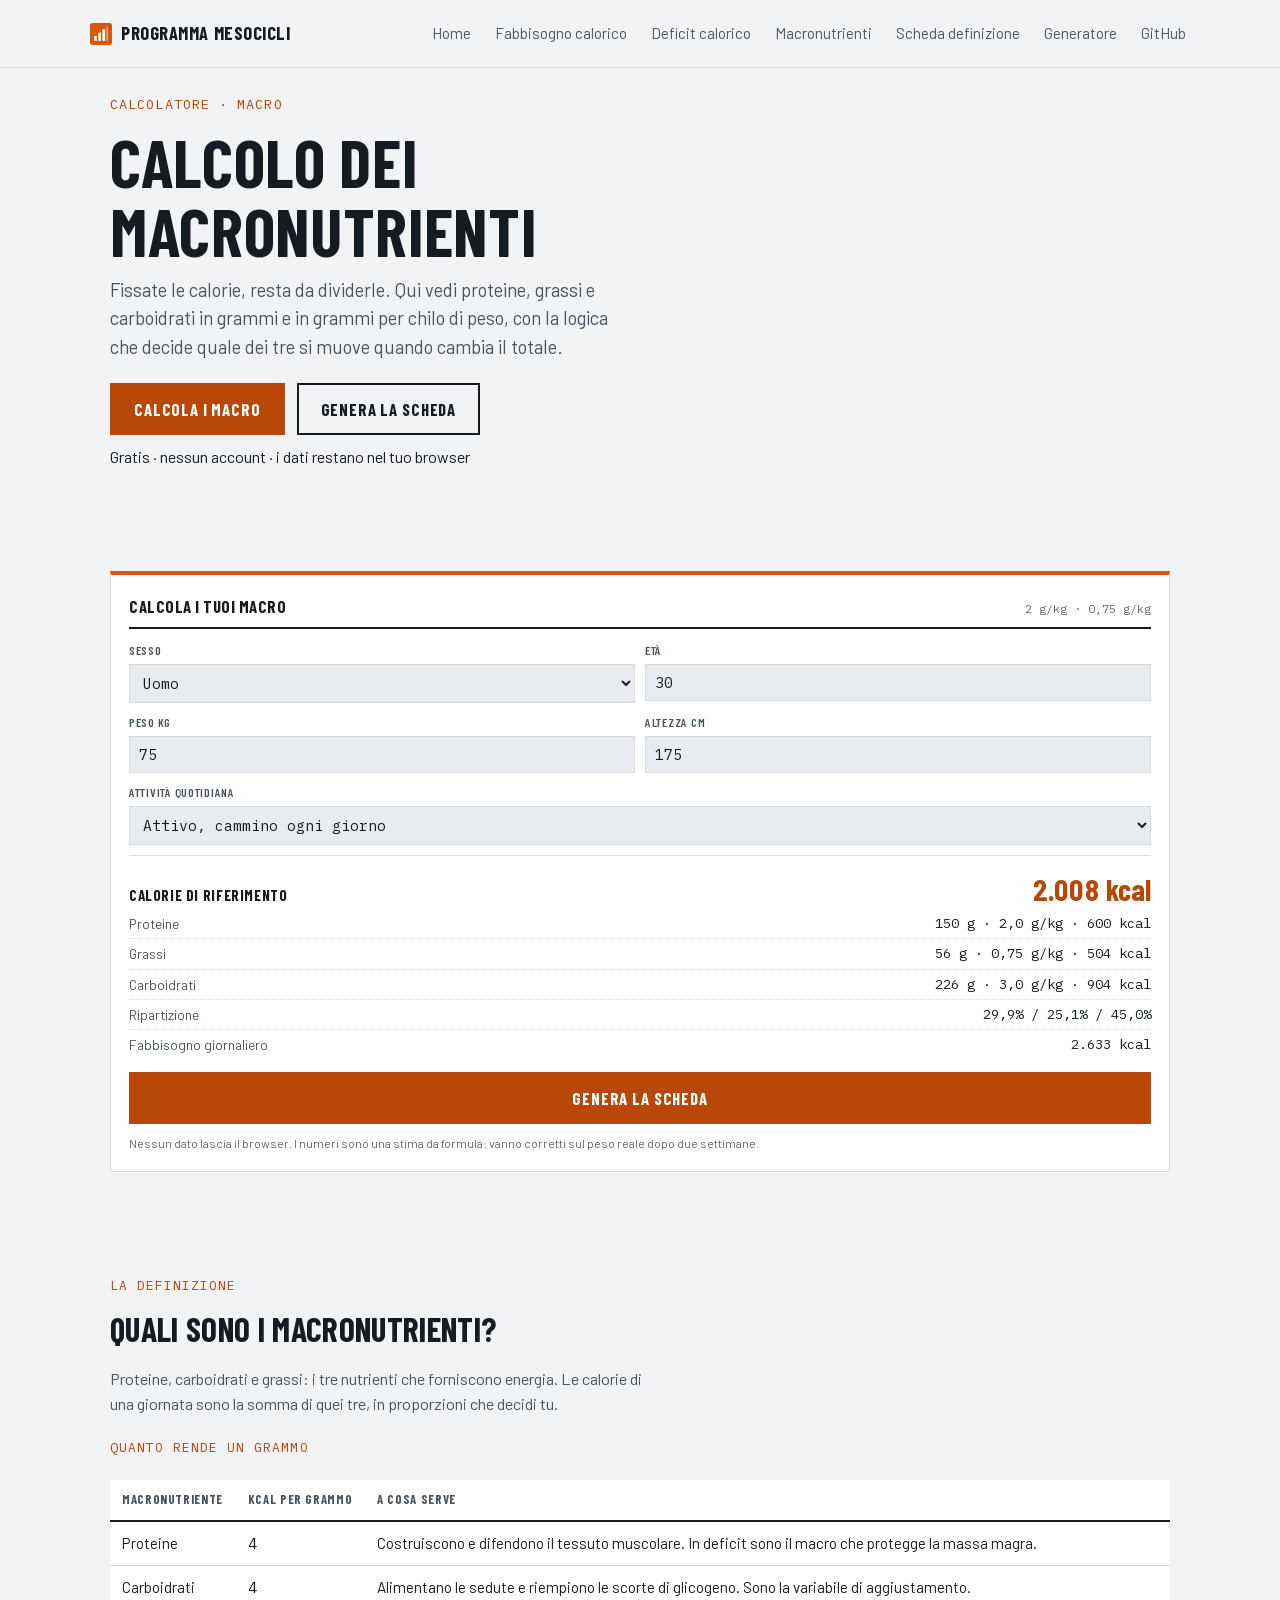
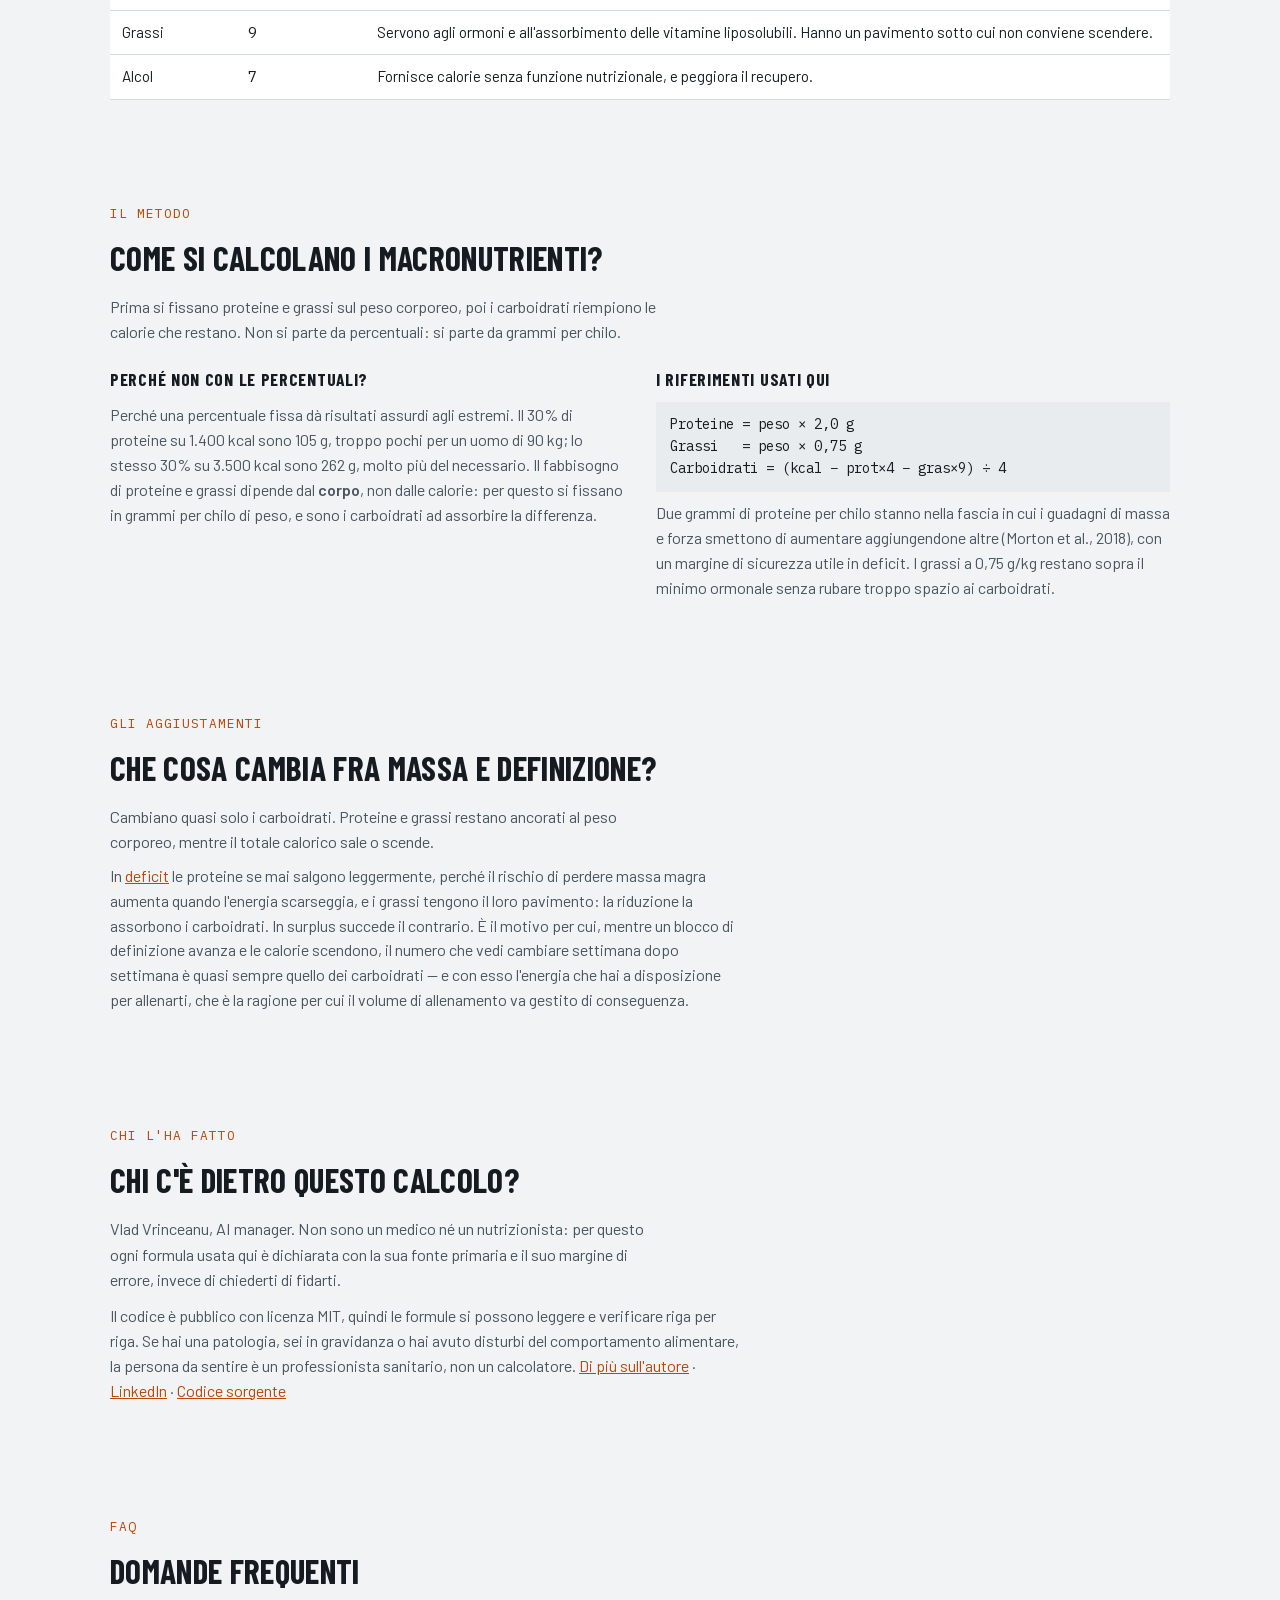
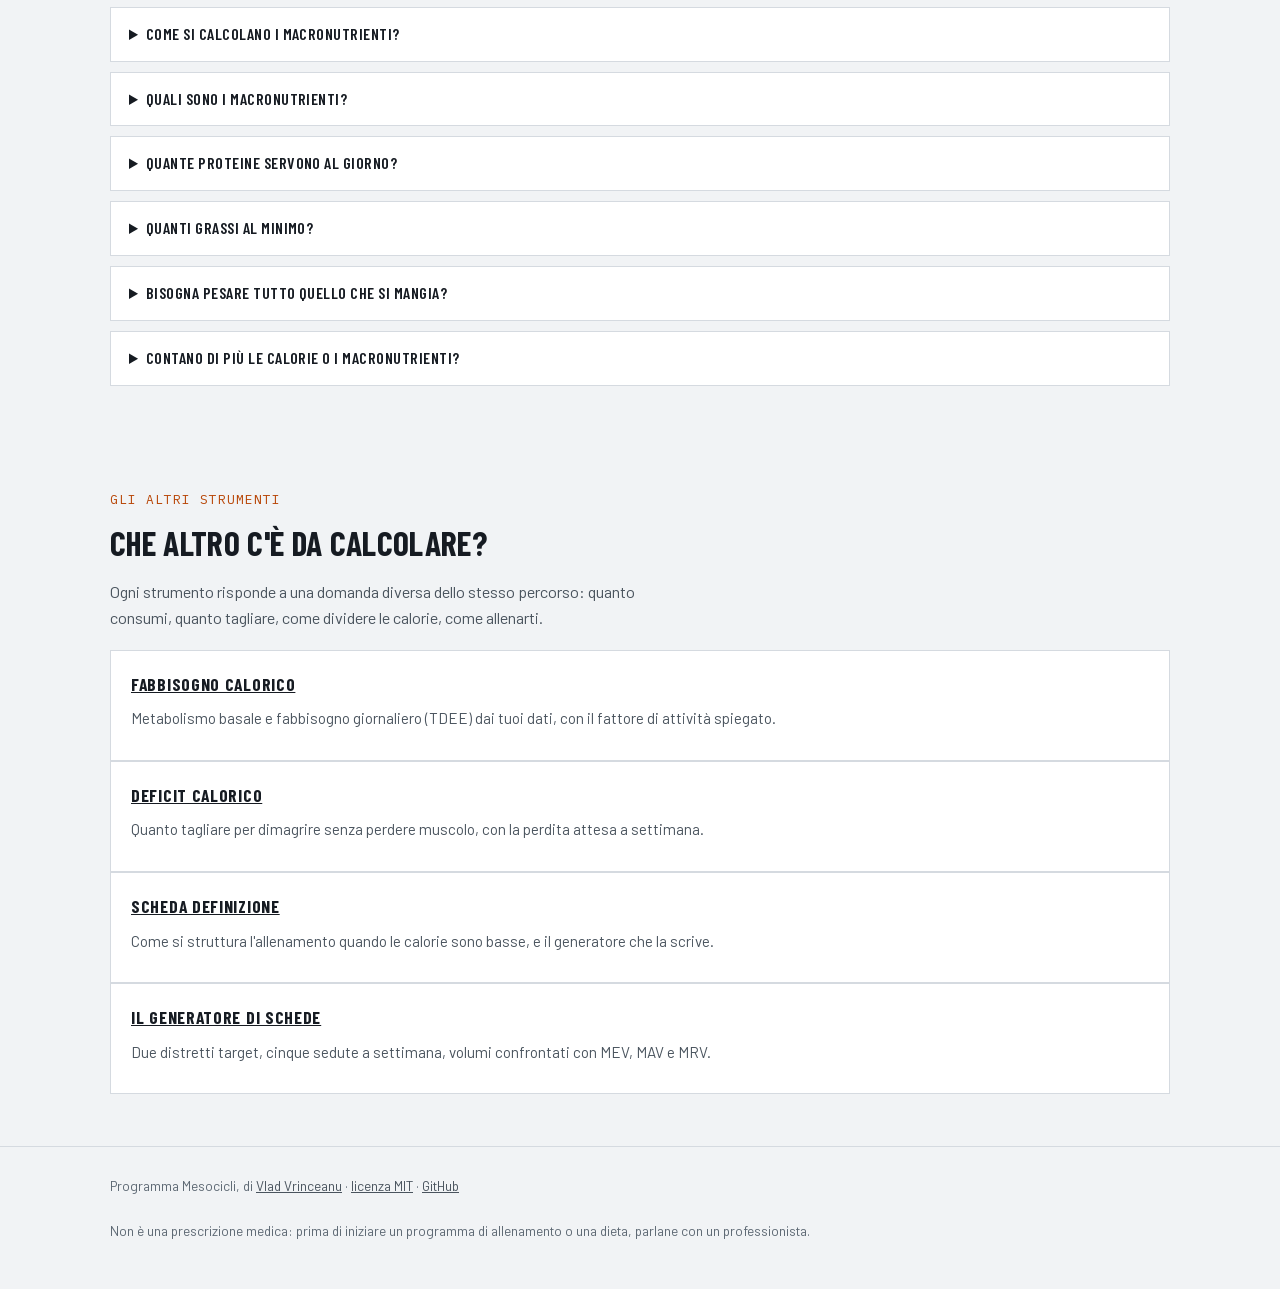
<file: calcolo-macronutrienti/index.html>
<!doctype html>
<html lang="it">
<head>
<meta charset="utf-8">
<meta name="viewport" content="width=device-width, initial-scale=1">
<title>Calcolo macronutrienti: proteine, grassi e carboidrati</title>
<meta name="description" content="Calcola proteine, grassi e carboidrati in grammi e in g/kg dalle tue calorie e dal tuo peso, con la logica che decide quale macro si muove.">
<link rel="canonical" href="https://programma-mesocicli.vercel.app/calcolo-macronutrienti/">
<meta name="robots" content="index,follow,max-snippet:-1,max-image-preview:large,max-video-preview:-1">
<meta name="author" content="Programma Mesocicli">
<link rel="alternate" hreflang="it-IT" href="https://programma-mesocicli.vercel.app/calcolo-macronutrienti/">
<link rel="alternate" hreflang="x-default" href="https://programma-mesocicli.vercel.app/calcolo-macronutrienti/">
<meta name="theme-color" media="(prefers-color-scheme: light)" content="#F1F3F5">
<meta name="theme-color" media="(prefers-color-scheme: dark)" content="#13171C">
<meta property="og:type" content="website">
<meta property="og:site_name" content="Programma Mesocicli">
<meta property="og:title" content="Calcolo dei macronutrienti">
<meta property="og:description" content="Calcola proteine, grassi e carboidrati in grammi e in g/kg dalle tue calorie e dal tuo peso, con la logica che decide quale macro si muove.">
<meta property="og:url" content="https://programma-mesocicli.vercel.app/calcolo-macronutrienti/">
<meta property="og:image" content="https://programma-mesocicli.vercel.app/assets/og.png">
<meta property="og:image:width" content="1200">
<meta property="og:image:height" content="630">
<meta property="og:locale" content="it_IT">
<meta name="twitter:card" content="summary_large_image">
<meta name="twitter:title" content="Calcolo dei macronutrienti">
<meta name="twitter:description" content="Calcola proteine, grassi e carboidrati in grammi e in g/kg dalle tue calorie e dal tuo peso, con la logica che decide quale macro si muove.">
<meta name="twitter:image" content="https://programma-mesocicli.vercel.app/assets/og.png">
<link rel="icon" href="../assets/favicon.svg" type="image/svg+xml">
<link rel="apple-touch-icon" href="../assets/apple-touch-icon.png">
<link rel="preload" href="../assets/fonts/barlow-condensed-700-latin.woff2" as="font" type="font/woff2" crossorigin>
<link rel="preload" href="../assets/fonts/barlow-400-latin.woff2" as="font" type="font/woff2" crossorigin>
<script type="application/ld+json">
{
  "@context": "https://schema.org",
  "@graph": [
    {
      "@type": "Person",
      "@id": "https://programma-mesocicli.vercel.app/#autore",
      "name": "Vlad Vrinceanu",
      "url": "https://programma-mesocicli.vercel.app/#autore",
      "jobTitle": "AI manager",
      "sameAs": [
        "https://www.linkedin.com/in/vladvrinceanu/",
        "https://github.com/uppifyagency"
      ],
      "description": "Autore e sviluppatore di Programma Mesocicli, strumento open source per il calcolo delle calorie della definizione e la programmazione dell'allenamento. Non e un professionista sanitario."
    },
    {
      "@type": "Organization",
      "@id": "https://programma-mesocicli.vercel.app/#organization",
      "name": "Programma Mesocicli",
      "url": "https://programma-mesocicli.vercel.app/",
      "founder": {
        "@id": "https://programma-mesocicli.vercel.app/#autore"
      },
      "sameAs": [
        "https://github.com/uppifyagency/programma-mesocicli"
      ]
    },
    {
      "@type": "WebPage",
      "@id": "https://programma-mesocicli.vercel.app/calcolo-macronutrienti/#webpage",
      "url": "https://programma-mesocicli.vercel.app/calcolo-macronutrienti/",
      "name": "Calcolo macronutrienti: proteine, grassi e carboidrati",
      "description": "Calcola proteine, grassi e carboidrati in grammi e in g/kg dalle tue calorie e dal tuo peso, con la logica che decide quale macro si muove.",
      "inLanguage": "it-IT",
      "isPartOf": {
        "@id": "https://programma-mesocicli.vercel.app/#website"
      },
      "author": {
        "@id": "https://programma-mesocicli.vercel.app/#autore"
      },
      "publisher": {
        "@id": "https://programma-mesocicli.vercel.app/#organization"
      },
      "datePublished": "2026-08-26",
      "dateModified": "2026-08-26",
      "breadcrumb": {
        "@id": "https://programma-mesocicli.vercel.app/calcolo-macronutrienti/#breadcrumb"
      },
      "about": [
        {
          "@type": "Thing",
          "name": "Macronutrienti"
        },
        {
          "@type": "Thing",
          "name": "Proteine"
        },
        {
          "@type": "Thing",
          "name": "Carboidrati"
        },
        {
          "@type": "Thing",
          "name": "Grassi"
        },
        {
          "@type": "Thing",
          "name": "Ripartizione calorica"
        }
      ],
      "primaryImageOfPage": {
        "@type": "ImageObject",
        "url": "https://programma-mesocicli.vercel.app/assets/og.png"
      },
      "citation": [
        {
          "@type": "ScholarlyArticle",
          "name": "A systematic review, meta-analysis and meta-regression of the effect of protein supplementation on resistance training-induced gains in muscle mass and strength",
          "datePublished": "2018",
          "isPartOf": {
            "@type": "Periodical",
            "name": "British Journal of Sports Medicine"
          }
        }
      ]
    },
    {
      "@type": "BreadcrumbList",
      "@id": "https://programma-mesocicli.vercel.app/calcolo-macronutrienti/#breadcrumb",
      "itemListElement": [
        {
          "@type": "ListItem",
          "position": 1,
          "name": "Programma Mesocicli",
          "item": "https://programma-mesocicli.vercel.app/"
        },
        {
          "@type": "ListItem",
          "position": 2,
          "name": "Macronutrienti",
          "item": "https://programma-mesocicli.vercel.app/calcolo-macronutrienti/"
        }
      ]
    },
    {
      "@type": [
        "SoftwareApplication",
        "WebApplication"
      ],
      "@id": "https://programma-mesocicli.vercel.app/calcolo-macronutrienti/#tool",
      "name": "Calcolatore dei macronutrienti",
      "url": "https://programma-mesocicli.vercel.app/calcolo-macronutrienti/",
      "applicationCategory": "HealthApplication",
      "applicationSubCategory": "Fitness",
      "operatingSystem": "Qualsiasi browser web",
      "inLanguage": "it-IT",
      "isAccessibleForFree": true,
      "offers": {
        "@type": "Offer",
        "price": "0",
        "priceCurrency": "EUR",
        "availability": "https://schema.org/InStock"
      },
      "license": "https://github.com/uppifyagency/programma-mesocicli/blob/main/LICENSE",
      "codeRepository": "https://github.com/uppifyagency/programma-mesocicli",
      "publisher": {
        "@id": "https://programma-mesocicli.vercel.app/#organization"
      },
      "author": {
        "@id": "https://programma-mesocicli.vercel.app/#autore"
      },
      "description": "Calcola proteine, grassi e carboidrati in grammi e in g/kg dalle tue calorie e dal tuo peso, con la logica che decide quale macro si muove."
    },
    {
      "@type": "FAQPage",
      "@id": "https://programma-mesocicli.vercel.app/calcolo-macronutrienti/#faq",
      "inLanguage": "it-IT",
      "isPartOf": {
        "@id": "https://programma-mesocicli.vercel.app/calcolo-macronutrienti/#webpage"
      },
      "mainEntity": [
        {
          "@type": "Question",
          "name": "Come si calcolano i macronutrienti?",
          "acceptedAnswer": {
            "@type": "Answer",
            "text": "Prima si fissano proteine e grassi in base al peso corporeo, poi i carboidrati riempiono le calorie che restano. Qui le proteine stanno a 2 g per kg di peso e i grassi a 0,75 g per kg: moltiplicando le proteine per 4 kcal al grammo e i grassi per 9, e sottraendo il risultato dal totale calorico, quello che avanza diviso 4 dà i grammi di carboidrati. È il motivo per cui i carboidrati sono il macro che si muove quando cambiano le calorie."
          }
        },
        {
          "@type": "Question",
          "name": "Quali sono i macronutrienti?",
          "acceptedAnswer": {
            "@type": "Answer",
            "text": "Proteine, carboidrati e grassi. Sono i nutrienti che forniscono energia: le proteine e i carboidrati rendono 4 kcal per grammo, i grassi 9. Si chiamano macro per distinguerli dai micronutrienti — vitamine e minerali — che sono indispensabili ma non apportano calorie. Anche l'alcol fornisce energia, 7 kcal per grammo, senza però avere una funzione nutrizionale."
          }
        },
        {
          "@type": "Question",
          "name": "Quante proteine servono al giorno?",
          "acceptedAnswer": {
            "@type": "Answer",
            "text": "Intorno a 1,6-2,2 g per kg di peso corporeo per chi si allena con i pesi; il calcolatore usa 2,0 g/kg. Oltre quella fascia i guadagni di massa e forza smettono di aumentare in modo apprezzabile. In deficit calorico conviene stare nella parte alta dell'intervallo, perché è la quota proteica che difende la massa magra mentre il peso scende."
          }
        },
        {
          "@type": "Question",
          "name": "Quanti grassi al minimo?",
          "acceptedAnswer": {
            "@type": "Answer",
            "text": "Sotto circa 0,5 g per kg di peso corporeo la produzione ormonale e l'assorbimento delle vitamine liposolubili iniziano a risentirne. Il riferimento di 0,75 g/kg usato qui tiene un margine sopra quel pavimento, lasciando comunque spazio ai carboidrati. Tagliare i grassi all'osso per fare posto ai carboidrati è un errore frequente nelle diete di definizione fai-da-te."
          }
        },
        {
          "@type": "Question",
          "name": "Bisogna pesare tutto quello che si mangia?",
          "acceptedAnswer": {
            "@type": "Answer",
            "text": "All'inizio conviene farlo per due o tre settimane, non per sempre: serve a costruire il riferimento visivo di quanto sono davvero cento grammi di riso o venti di olio. Dopo, la maggior parte delle persone riesce a stimare con un errore accettabile. Quello che non funziona è stimare fin dal primo giorno: l'errore medio delle autovalutazioni è nell'ordine del 20-30%, abbastanza da annullare un deficit intero."
          }
        },
        {
          "@type": "Question",
          "name": "Contano di più le calorie o i macronutrienti?",
          "acceptedAnswer": {
            "@type": "Answer",
            "text": "Le calorie decidono se il peso sale o scende; i macronutrienti decidono in gran parte da cosa è fatto quel cambiamento. Puoi dimagrire con qualsiasi ripartizione, purché il totale sia in deficit, ma con proteine basse una parte di quel peso sarà muscolo. Prima si sistema il totale, poi la divisione."
          }
        }
      ]
    }
  ]
}
</script>
<style>
@font-face{font-family:"Barlow Fallback";src:local("Arial"),local("Helvetica Neue"),local("Liberation Sans");size-adjust:97.6%;ascent-override:100%;descent-override:20%;line-gap-override:0%;}
@font-face{font-family:"IBM Plex Mono Fallback";src:local("Courier New"),local("Liberation Mono");size-adjust:100%;ascent-override:102.5%;descent-override:27.5%;line-gap-override:0%;}
@font-face { font-family: 'Barlow'; font-style: normal; font-weight: 400; font-display: swap; src: url(../assets/fonts/barlow-400-latin-ext.woff2) format('woff2'); unicode-range: U+0100-02BA, U+02BD-02C5, U+02C7-02CC, U+02CE-02D7, U+02DD-02FF, U+0304, U+0308, U+0329, U+1D00-1DBF, U+1E00-1E9F, U+1EF2-1EFF, U+2020, U+20A0-20AB, U+20AD-20C0, U+2113, U+2C60-2C7F, U+A720-A7FF; }
@font-face { font-family: 'Barlow'; font-style: normal; font-weight: 400; font-display: swap; src: url(../assets/fonts/barlow-400-latin.woff2) format('woff2'); unicode-range: U+0000-00FF, U+0131, U+0152-0153, U+02BB-02BC, U+02C6, U+02DA, U+02DC, U+0304, U+0308, U+0329, U+2000-206F, U+20AC, U+2122, U+2191, U+2193, U+2212, U+2215, U+FEFF, U+FFFD; }
@font-face { font-family: 'Barlow'; font-style: normal; font-weight: 600; font-display: swap; src: url(../assets/fonts/barlow-600-latin-ext.woff2) format('woff2'); unicode-range: U+0100-02BA, U+02BD-02C5, U+02C7-02CC, U+02CE-02D7, U+02DD-02FF, U+0304, U+0308, U+0329, U+1D00-1DBF, U+1E00-1E9F, U+1EF2-1EFF, U+2020, U+20A0-20AB, U+20AD-20C0, U+2113, U+2C60-2C7F, U+A720-A7FF; }
@font-face { font-family: 'Barlow'; font-style: normal; font-weight: 600; font-display: swap; src: url(../assets/fonts/barlow-600-latin.woff2) format('woff2'); unicode-range: U+0000-00FF, U+0131, U+0152-0153, U+02BB-02BC, U+02C6, U+02DA, U+02DC, U+0304, U+0308, U+0329, U+2000-206F, U+20AC, U+2122, U+2191, U+2193, U+2212, U+2215, U+FEFF, U+FFFD; }
@font-face { font-family: 'Barlow Condensed'; font-style: normal; font-weight: 600; font-display: swap; src: url(../assets/fonts/barlow-condensed-600-latin-ext.woff2) format('woff2'); unicode-range: U+0100-02BA, U+02BD-02C5, U+02C7-02CC, U+02CE-02D7, U+02DD-02FF, U+0304, U+0308, U+0329, U+1D00-1DBF, U+1E00-1E9F, U+1EF2-1EFF, U+2020, U+20A0-20AB, U+20AD-20C0, U+2113, U+2C60-2C7F, U+A720-A7FF; }
@font-face { font-family: 'Barlow Condensed'; font-style: normal; font-weight: 600; font-display: swap; src: url(../assets/fonts/barlow-condensed-600-latin.woff2) format('woff2'); unicode-range: U+0000-00FF, U+0131, U+0152-0153, U+02BB-02BC, U+02C6, U+02DA, U+02DC, U+0304, U+0308, U+0329, U+2000-206F, U+20AC, U+2122, U+2191, U+2193, U+2212, U+2215, U+FEFF, U+FFFD; }
@font-face { font-family: 'Barlow Condensed'; font-style: normal; font-weight: 700; font-display: swap; src: url(../assets/fonts/barlow-condensed-700-latin-ext.woff2) format('woff2'); unicode-range: U+0100-02BA, U+02BD-02C5, U+02C7-02CC, U+02CE-02D7, U+02DD-02FF, U+0304, U+0308, U+0329, U+1D00-1DBF, U+1E00-1E9F, U+1EF2-1EFF, U+2020, U+20A0-20AB, U+20AD-20C0, U+2113, U+2C60-2C7F, U+A720-A7FF; }
@font-face { font-family: 'Barlow Condensed'; font-style: normal; font-weight: 700; font-display: swap; src: url(../assets/fonts/barlow-condensed-700-latin.woff2) format('woff2'); unicode-range: U+0000-00FF, U+0131, U+0152-0153, U+02BB-02BC, U+02C6, U+02DA, U+02DC, U+0304, U+0308, U+0329, U+2000-206F, U+20AC, U+2122, U+2191, U+2193, U+2212, U+2215, U+FEFF, U+FFFD; }
@font-face { font-family: 'IBM Plex Mono'; font-style: normal; font-weight: 400; font-display: swap; src: url(../assets/fonts/ibm-plex-mono-400-latin-ext.woff2) format('woff2'); unicode-range: U+0100-02BA, U+02BD-02C5, U+02C7-02CC, U+02CE-02D7, U+02DD-02FF, U+0304, U+0308, U+0329, U+1D00-1DBF, U+1E00-1E9F, U+1EF2-1EFF, U+2020, U+20A0-20AB, U+20AD-20C0, U+2113, U+2C60-2C7F, U+A720-A7FF; }
@font-face { font-family: 'IBM Plex Mono'; font-style: normal; font-weight: 400; font-display: swap; src: url(../assets/fonts/ibm-plex-mono-400-latin.woff2) format('woff2'); unicode-range: U+0000-00FF, U+0131, U+0152-0153, U+02BB-02BC, U+02C6, U+02DA, U+02DC, U+0304, U+0308, U+0329, U+2000-206F, U+20AC, U+2122, U+2191, U+2193, U+2212, U+2215, U+FEFF, U+FFFD; }
@font-face { font-family: 'IBM Plex Mono'; font-style: normal; font-weight: 600; font-display: swap; src: url(../assets/fonts/ibm-plex-mono-600-latin-ext.woff2) format('woff2'); unicode-range: U+0100-02BA, U+02BD-02C5, U+02C7-02CC, U+02CE-02D7, U+02DD-02FF, U+0304, U+0308, U+0329, U+1D00-1DBF, U+1E00-1E9F, U+1EF2-1EFF, U+2020, U+20A0-20AB, U+20AD-20C0, U+2113, U+2C60-2C7F, U+A720-A7FF; }
@font-face { font-family: 'IBM Plex Mono'; font-style: normal; font-weight: 600; font-display: swap; src: url(../assets/fonts/ibm-plex-mono-600-latin.woff2) format('woff2'); unicode-range: U+0000-00FF, U+0131, U+0152-0153, U+02BB-02BC, U+02C6, U+02DA, U+02DC, U+0304, U+0308, U+0329, U+2000-206F, U+20AC, U+2122, U+2191, U+2193, U+2212, U+2215, U+FEFF, U+FFFD; }
@font-face{font-family:"Barlow Condensed Fallback";src:local("Arial Narrow");size-adjust:88%;}
:root{
  --bg:#F1F3F5; --surface:#FFFFFF; --surface2:#E9ECEF; --ink:#161B22; --ink2:#4A545E; --ink3:#5D6873;
  --line:#D5DAE0; --accent:#D9560B; --accent-text:#B84708; --accent-ink:#FFFFFF; --accent-soft:#FBE9DD;
  --ok:#2E7D46; --warn:#B07C0A; --crit:#B3362A;
}
@media (prefers-color-scheme: dark){
  :root:not([data-theme="light"]){
    --bg:#13171C; --surface:#1B2128; --surface2:#232A33; --ink:#E8ECEF; --ink2:#A8B2BC; --ink3:#87929D;
    --line:#313A44; --accent:#F0762E; --accent-text:#F0762E; --accent-ink:#181206; --accent-soft:#3A2617;
    --ok:#5CB878; --warn:#D9A93C; --crit:#E06A5D;
  }
}
:root[data-theme="dark"]{
  --bg:#13171C; --surface:#1B2128; --surface2:#232A33; --ink:#E8ECEF; --ink2:#A8B2BC; --ink3:#87929D;
  --line:#313A44; --accent:#F0762E; --accent-text:#F0762E; --accent-ink:#181206; --accent-soft:#3A2617;
  --ok:#5CB878; --warn:#D9A93C; --crit:#E06A5D;
}
*{box-sizing:border-box}
html{scroll-behavior:smooth}
@media (prefers-reduced-motion: reduce){ html{scroll-behavior:auto} }
body{margin:0; background:var(--bg); color:var(--ink); font-family:Barlow,"Barlow Fallback",system-ui,sans-serif; font-size:16px; line-height:1.55;}
h1,h2,h3{font-family:"Barlow Condensed","Barlow Condensed Fallback","Arial Narrow",sans-serif; margin:0; text-wrap:balance; text-transform:uppercase; letter-spacing:.01em;}
h1{font-size:clamp(2.4rem,6vw,4.2rem); font-weight:700; line-height:1.02;}
h2{font-size:clamp(1.5rem,3vw,2.1rem); font-weight:700;}
h3{font-size:1.1rem; font-weight:700; letter-spacing:.04em;}
p{margin:.6em 0}
a{color:var(--accent-text)}
.mono{font-family:"IBM Plex Mono","IBM Plex Mono Fallback",ui-monospace,monospace; font-variant-numeric:tabular-nums;}
.wrap{max-width:1100px; margin:0 auto; padding:0 20px;}
.skip{position:absolute; left:-9999px; top:0; background:var(--accent-text); color:var(--accent-ink); padding:8px 14px; z-index:99;}
.skip:focus{left:12px; top:12px;}
header.site{position:sticky; top:0; z-index:10; background:var(--bg); border-bottom:1px solid var(--line);}
.nav{display:flex; align-items:center; gap:18px; padding:12px 0; flex-wrap:wrap;}
.brand{display:flex; align-items:center; gap:9px; font-family:"Barlow Condensed","Barlow Condensed Fallback",sans-serif; font-weight:700; text-transform:uppercase; font-size:1.15rem; color:var(--ink); text-decoration:none; letter-spacing:.03em;}
.brand svg{flex:0 0 auto}
.nav nav{display:flex; gap:16px; flex-wrap:wrap; margin-left:auto;}
.nav nav a{color:var(--ink2); text-decoration:none; font-size:.94rem; padding:10px 4px; display:inline-block;}
.nav nav a:hover{color:var(--ink)}
.btn{display:inline-block; background:var(--accent-text); color:var(--accent-ink); text-decoration:none; font-family:"Barlow Condensed","Barlow Condensed Fallback",sans-serif; font-weight:700; text-transform:uppercase; letter-spacing:.05em; padding:11px 22px; font-size:1.05rem; border:2px solid var(--accent-text);}
.btn:hover{filter:brightness(1.06)}
.btn.ghost{background:transparent; color:var(--ink); border-color:var(--ink);}
.btn:focus-visible, a:focus-visible, summary:focus-visible{outline:3px solid var(--accent); outline-offset:2px;}
.hero{padding:64px 0 40px; display:grid; grid-template-columns:1.15fr .85fr; gap:36px; align-items:center;}
@media (max-width:860px){ .hero{grid-template-columns:1fr; padding-top:40px;} }
.hero .kicker{font-family:"IBM Plex Mono","IBM Plex Mono Fallback",monospace; color:var(--accent-text); font-size:.85rem; letter-spacing:.08em; text-transform:uppercase; margin-bottom:12px;}
.hero p.lead{font-size:1.15rem; color:var(--ink2); max-width:52ch;}
.cta{display:flex; gap:12px; flex-wrap:wrap; margin-top:22px;}
.hero .fine{font-size:.85rem; color:var(--ink3); margin-top:14px;}
.mock{background:var(--surface); border:1px solid var(--line); padding:18px;}
.mock .mk-head{display:flex; justify-content:space-between; align-items:baseline; border-bottom:2px solid var(--ink); padding-bottom:8px; margin-bottom:10px;}
.mock .mk-head b{font-family:"Barlow Condensed","Barlow Condensed Fallback",sans-serif; text-transform:uppercase; font-size:1rem;}
.mock .mk-head span{font-family:"IBM Plex Mono","IBM Plex Mono Fallback",monospace; font-size:.75rem; color:var(--ink3);}
.mock table{width:100%; border-collapse:collapse; font-size:.78rem;}
.mock td{padding:5px 4px; border-bottom:1px solid var(--line);}
.mock td:last-child{text-align:right; font-family:"IBM Plex Mono","IBM Plex Mono Fallback",monospace; color:var(--ink2); white-space:nowrap;}
.mock .tagx{display:inline-block; background:var(--accent-soft); border:1px solid var(--accent); font-size:.62rem; padding:0 5px; text-transform:uppercase; font-family:"Barlow Condensed","Barlow Condensed Fallback",sans-serif; font-weight:600; margin-left:5px;}
.mock .bars{margin-top:12px;}
.mock .brow{display:grid; grid-template-columns:78px 1fr 34px; gap:8px; align-items:center; font-size:.72rem; padding:3px 0;}
.mock .brow .lbl{font-family:"Barlow Condensed","Barlow Condensed Fallback",sans-serif; text-transform:uppercase; font-weight:600;}
.mock .track{position:relative; height:10px; background:var(--surface2); border:1px solid var(--line);}
.mock .fill{position:absolute; inset:0 auto 0 0;}
.mock .tick{position:absolute; top:-2px; bottom:-2px; width:2px; background:var(--ink3);}
.mock .brow .num{font-family:"IBM Plex Mono","IBM Plex Mono Fallback",monospace; text-align:right; color:var(--ink2);}
.stats{display:grid; grid-template-columns:repeat(4,1fr); gap:12px; padding:26px 0; border-top:1px solid var(--line); border-bottom:1px solid var(--line);}
@media (max-width:700px){ .stats{grid-template-columns:repeat(2,1fr);} }
.stat .n{font-family:"Barlow Condensed","Barlow Condensed Fallback",sans-serif; font-weight:700; font-size:2.2rem; color:var(--accent); line-height:1;}
.stat .l{font-size:.85rem; color:var(--ink2); text-transform:uppercase; letter-spacing:.05em; font-family:"Barlow Condensed","Barlow Condensed Fallback",sans-serif; font-weight:600;}
section{padding:52px 0;}
section .eyebrow{font-family:"IBM Plex Mono","IBM Plex Mono Fallback",monospace; color:var(--accent-text); font-size:.8rem; text-transform:uppercase; letter-spacing:.08em; margin-bottom:8px;}
.cards{display:grid; grid-template-columns:repeat(3,1fr); gap:14px; margin-top:24px;}
@media (max-width:860px){ .cards{grid-template-columns:1fr;} }
.card{background:var(--surface); border:1px solid var(--line); padding:20px;}
.card .num{font-family:"IBM Plex Mono","IBM Plex Mono Fallback",monospace; color:var(--accent-text); font-size:.8rem; margin-bottom:8px;}
.card p{color:var(--ink2); font-size:.95rem;}
table.params{border-collapse:collapse; width:100%; margin-top:22px; font-size:.95rem; background:var(--surface);}
table.params th{font-family:"Barlow Condensed","Barlow Condensed Fallback",sans-serif; text-transform:uppercase; letter-spacing:.05em; font-size:.8rem; color:var(--ink2); text-align:left; padding:10px 12px; border-bottom:2px solid var(--ink);}
table.params td{padding:10px 12px; border-bottom:1px solid var(--line);}
table.params td.mono{white-space:nowrap;}
.tablewrap{overflow-x:auto; border:1px solid var(--line);}
.split{display:grid; grid-template-columns:1fr 1fr; gap:32px; align-items:start; margin-top:20px;}
@media (max-width:860px){ .split{grid-template-columns:1fr;} }
ul.checks{list-style:none; padding:0; margin:14px 0 0;}
ul.checks li{padding:7px 0 7px 26px; position:relative; color:var(--ink2);}
ul.checks li::before{content:""; position:absolute; left:2px; top:14px; width:12px; height:12px; background:var(--accent);}
ul.checks li b{color:var(--ink)}
.oss{background:var(--surface); border:1px solid var(--line); border-left:4px solid var(--accent); padding:26px;}
.sr-only{position:absolute;width:1px;height:1px;padding:0;margin:-1px;overflow:hidden;clip:rect(0 0 0 0);white-space:nowrap;border:0;}
.lead-a{color:var(--ink2); font-size:1.02rem; max-width:62ch; margin:10px 0 0;}
.faq details{background:var(--surface); border:1px solid var(--line); margin-top:10px;}
.faq summary{cursor:pointer; padding:14px 18px; font-family:"Barlow Condensed","Barlow Condensed Fallback",sans-serif; font-weight:600; text-transform:uppercase; letter-spacing:.03em; font-size:1rem;}
.faq details[open] summary{border-bottom:1px solid var(--line);}
.faq .a{padding:12px 18px 16px; color:var(--ink2); font-size:.95rem;}
footer.site{border-top:1px solid var(--line); padding:28px 0 48px; color:var(--ink3); font-size:.85rem;}
footer.site a{color:var(--ink2)}
.footgrid{display:flex; gap:24px; flex-wrap:wrap; justify-content:space-between;}
/* calcolatore del cut in pagina */
.calc{background:var(--surface); border:1px solid var(--line); border-top:4px solid var(--accent); padding:18px;}
.calc .mk-head{display:flex; justify-content:space-between; align-items:baseline; border-bottom:2px solid var(--ink); padding-bottom:8px; margin-bottom:12px;}
.calc .mk-head b{font-family:"Barlow Condensed","Barlow Condensed Fallback",sans-serif; text-transform:uppercase; font-size:1.05rem; letter-spacing:.03em;}
.calc .mk-head span{font-family:"IBM Plex Mono","IBM Plex Mono Fallback",monospace; font-size:.72rem; color:var(--ink3);}
.calc .crow{display:grid; grid-template-columns:1fr 1fr; gap:10px;}
.calc .fld{margin-bottom:10px;}
.calc label{display:block; font-family:"Barlow Condensed","Barlow Condensed Fallback",sans-serif; font-weight:600; text-transform:uppercase; letter-spacing:.06em; font-size:.76rem; color:var(--ink2); margin-bottom:4px;}
.calc input, .calc select{width:100%; border:1px solid var(--line); background:var(--surface2); color:var(--ink); padding:8px 9px; font-family:"IBM Plex Mono","IBM Plex Mono Fallback",monospace; font-size:.92rem;}
.calc input:focus-visible, .calc select:focus-visible{outline:3px solid var(--accent); outline-offset:1px;}
.cout{border-top:1px solid var(--line); margin-top:6px; padding-top:10px;}
.cout .r{display:flex; justify-content:space-between; gap:10px; font-size:.86rem; padding:4px 0; border-bottom:1px dotted var(--line);}
.cout .r:last-child{border-bottom:0;}
.cout .r .k{color:var(--ink2);}
.cout .r .v{font-family:"IBM Plex Mono","IBM Plex Mono Fallback",monospace; font-variant-numeric:tabular-nums; white-space:nowrap;}
.cout .r.big{border-bottom:0; align-items:baseline; padding:8px 0 2px;}
.cout .r.big .k{font-family:"Barlow Condensed","Barlow Condensed Fallback",sans-serif; font-weight:700; text-transform:uppercase; letter-spacing:.04em; font-size:.95rem; color:var(--ink);}
.cout .r.big .v{font-family:"Barlow Condensed","Barlow Condensed Fallback",sans-serif; font-weight:700; font-size:1.9rem; color:var(--accent-text); line-height:1;}
.calc .go{display:block; text-align:center; margin-top:12px;}
.calc .fine{font-size:.76rem; color:var(--ink3); margin:10px 0 0;}
</style>
</head>
<body>
<a class="skip" href="#contenuto">Salta al contenuto</a>
<header class="site">
  <div class="wrap nav">
    <a class="brand" href="../" aria-label="Programma Mesocicli, torna in cima">
      <svg width="22" height="22" viewBox="0 0 64 64" aria-hidden="true"><rect width="64" height="64" rx="8" fill="var(--accent)"/><rect x="12" y="38" width="8" height="14" fill="#fff"/><rect x="24" y="28" width="8" height="24" fill="#fff"/><rect x="36" y="18" width="8" height="34" fill="#fff"/><rect x="48" y="10" width="4" height="42" fill="#fff" opacity=".55"/></svg>
      Programma Mesocicli
    </a>
    <nav aria-label="Navigazione principale">
      <a href="../">Home</a>
      <a href="../calcolo-fabbisogno-calorico/">Fabbisogno calorico</a>
      <a href="../deficit-calorico/">Deficit calorico</a>
      <a href="#top" aria-current="page">Macronutrienti</a>
      <a href="../scheda-definizione/">Scheda definizione</a>
      <a href="../app/">Generatore</a>
      <a href="https://github.com/uppifyagency/programma-mesocicli" rel="noopener">GitHub</a>
    </nav>
  </div>
</header>
<div class="wrap" id="top">
  <div class="hero" style="padding-top:26px">
    <div>
      <div class="kicker">Calcolatore · macro</div>
      <h1>Calcolo dei<br>macronutrienti</h1>
      <p class="lead">Fissate le calorie, resta da dividerle. Qui vedi proteine, grassi e carboidrati in grammi e in grammi per chilo di peso, con la logica che decide quale dei tre si muove quando cambia il totale.</p>
      <div class="cta">
        <a class="btn" href="#strumento">Calcola i macro</a>
        <a class="btn ghost" href="../app/">Genera la scheda</a>
      </div>
      <p class="micro">Gratis · nessun account · i dati restano nel tuo browser</p>
    </div>
  </div>
</div>

<main id="contenuto">
<div class="wrap">
  <section id="strumento" aria-labelledby="h-strumento">
    <h2 id="h-strumento" class="sr-only">Calcolatore dei macronutrienti</h2>
    <form class="calc" id="strumento-form" onsubmit="return false">
      <div class="mk-head"><b>Calcola i tuoi macro</b><span>2 g/kg · 0,75 g/kg</span></div>
      <div class="crow">
        <div class="fld"><label for="c-sesso">Sesso</label>
          <select id="c-sesso"><option value="M">Uomo</option><option value="F">Donna</option></select></div>
        <div class="fld"><label for="c-eta">Età</label>
          <input type="number" id="c-eta" value="30" min="16" max="80" step="1" inputmode="numeric"></div>
      </div>
      <div class="crow">
        <div class="fld"><label for="c-peso">Peso kg</label>
          <input type="number" id="c-peso" value="75" min="40" max="150" step="0.5" inputmode="decimal"></div>
        <div class="fld"><label for="c-alt">Altezza cm</label>
          <input type="number" id="c-alt" value="175" min="140" max="210" step="1" inputmode="numeric"></div>
      </div>
      <div class="fld"><label for="c-mult">Attività quotidiana</label>
        <select id="c-mult">
          <option value="1.2">Sedentario, lavoro da fermo</option>
          <option value="1.375">Poco attivo, cammino qualche volta</option>
          <option value="1.55" selected>Attivo, cammino ogni giorno</option>
          <option value="1.725">Molto attivo, lavoro in movimento</option>
          <option value="1.9">Attività fisica pesante tutti i giorni</option>
        </select>
      </div>
      <div class="cout" id="cout" data-vista="macro" aria-live="polite"></div>
      <a class="btn go" id="c-go" href="../app/">Genera la scheda</a>
      <p class="fine">Nessun dato lascia il browser. I numeri sono una stima da formula: vanno corretti sul peso reale dopo due settimane.</p>
    </form>
  </section>

  <section aria-labelledby="h-cos">
    <div class="eyebrow">La definizione</div>
    <h2 id="h-cos">Quali sono i macronutrienti?</h2>
    <p class="lead-a">Proteine, carboidrati e grassi: i tre nutrienti che forniscono energia. Le calorie di una giornata sono la somma di quei tre, in proporzioni che decidi tu.</p>
    <figure style="margin:22px 0 0">
      <figcaption class="eyebrow" style="margin-bottom:8px">Quanto rende un grammo</figcaption>
      <table class="params">
        <caption class="sr-only">Macronutrienti, calorie per grammo e funzione</caption>
        <thead><tr><th scope="col">Macronutriente</th><th scope="col">kcal per grammo</th><th scope="col">A cosa serve</th></tr></thead>
        <tbody>
          <tr><td>Proteine</td><td class="mono">4</td><td>Costruiscono e difendono il tessuto muscolare. In deficit sono il macro che protegge la massa magra.</td></tr>
          <tr><td>Carboidrati</td><td class="mono">4</td><td>Alimentano le sedute e riempiono le scorte di glicogeno. Sono la variabile di aggiustamento.</td></tr>
          <tr><td>Grassi</td><td class="mono">9</td><td>Servono agli ormoni e all'assorbimento delle vitamine liposolubili. Hanno un pavimento sotto cui non conviene scendere.</td></tr>
          <tr><td>Alcol</td><td class="mono">7</td><td>Fornisce calorie senza funzione nutrizionale, e peggiora il recupero.</td></tr>
        </tbody>
      </table>
    </figure>
  </section>

  <section aria-labelledby="h-come">
    <div class="eyebrow">Il metodo</div>
    <h2 id="h-come">Come si calcolano i macronutrienti?</h2>
    <p class="lead-a">Prima si fissano proteine e grassi sul peso corporeo, poi i carboidrati riempiono le calorie che restano. Non si parte da percentuali: si parte da grammi per chilo.</p>
    <div class="split" style="margin-top:22px">
      <div>
        <h3>Perché non con le percentuali?</h3>
        <p style="color:var(--ink2)">Perché una percentuale fissa dà risultati assurdi agli estremi. Il 30% di proteine su 1.400 kcal sono 105 g, troppo pochi per un uomo di 90 kg; lo stesso 30% su 3.500 kcal sono 262 g, molto più del necessario. Il fabbisogno di proteine e grassi dipende dal <b>corpo</b>, non dalle calorie: per questo si fissano in grammi per chilo di peso, e sono i carboidrati ad assorbire la differenza.</p>
      </div>
      <div>
        <h3>I riferimenti usati qui</h3>
        <p class="mono" style="background:var(--surface2); padding:12px 14px; font-size:.88rem; overflow-x:auto">Proteine = peso × 2,0 g<br>Grassi&nbsp;&nbsp;&nbsp;= peso × 0,75 g<br>Carboidrati = (kcal − prot×4 − gras×9) ÷ 4</p>
        <p style="color:var(--ink2)">Due grammi di proteine per chilo stanno nella fascia in cui i guadagni di massa e forza smettono di aumentare aggiungendone altre (Morton et al., 2018), con un margine di sicurezza utile in deficit. I grassi a 0,75 g/kg restano sopra il minimo ormonale senza rubare troppo spazio ai carboidrati.</p>
      </div>
    </div>
  </section>

  <section aria-labelledby="h-cambia">
    <div class="eyebrow">Gli aggiustamenti</div>
    <h2 id="h-cambia">Che cosa cambia fra massa e definizione?</h2>
    <p class="lead-a">Cambiano quasi solo i carboidrati. Proteine e grassi restano ancorati al peso corporeo, mentre il totale calorico sale o scende.</p>
    <p style="color:var(--ink2); max-width:70ch">In <a href="../deficit-calorico/">deficit</a> le proteine se mai salgono leggermente, perché il rischio di perdere massa magra aumenta quando l'energia scarseggia, e i grassi tengono il loro pavimento: la riduzione la assorbono i carboidrati. In surplus succede il contrario. È il motivo per cui, mentre un blocco di definizione avanza e le calorie scendono, il numero che vedi cambiare settimana dopo settimana è quasi sempre quello dei carboidrati — e con esso l'energia che hai a disposizione per allenarti, che è la ragione per cui il volume di allenamento va gestito di conseguenza.</p>
  </section>


  <section aria-labelledby="h-firma">
    <div class="eyebrow">Chi l'ha fatto</div>
    <h2 id="h-firma">Chi c'è dietro questo calcolo?</h2>
    <p class="lead-a">Vlad Vrinceanu, AI manager. Non sono un medico né un nutrizionista: per questo ogni formula usata qui è dichiarata con la sua fonte primaria e il suo margine di errore, invece di chiederti di fidarti.</p>
    <p style="color:var(--ink2); max-width:70ch; margin-top:12px">Il codice è pubblico con licenza MIT, quindi le formule si possono leggere e verificare riga per riga. Se hai una patologia, sei in gravidanza o hai avuto disturbi del comportamento alimentare, la persona da sentire è un professionista sanitario, non un calcolatore. <a href="../#autore">Di più sull'autore</a> · <a href="https://www.linkedin.com/in/vladvrinceanu/" rel="noopener author">LinkedIn</a> · <a href="https://github.com/uppifyagency/programma-mesocicli" rel="noopener">Codice sorgente</a></p>
  </section>

  <section id="faq" class="faq" aria-labelledby="h-faq">
    <div class="eyebrow">FAQ</div>
    <h2 id="h-faq">Domande frequenti</h2>
    <details>
      <summary>Come si calcolano i macronutrienti?</summary>
      <div class="a">Prima si fissano proteine e grassi in base al peso corporeo, poi i carboidrati riempiono le calorie che restano. Qui le proteine stanno a 2 g per kg di peso e i grassi a 0,75 g per kg: moltiplicando le proteine per 4 kcal al grammo e i grassi per 9, e sottraendo il risultato dal totale calorico, quello che avanza diviso 4 dà i grammi di carboidrati. È il motivo per cui i carboidrati sono il macro che si muove quando cambiano le calorie.</div>
    </details>
    <details>
      <summary>Quali sono i macronutrienti?</summary>
      <div class="a">Proteine, carboidrati e grassi. Sono i nutrienti che forniscono energia: le proteine e i carboidrati rendono 4 kcal per grammo, i grassi 9. Si chiamano macro per distinguerli dai micronutrienti — vitamine e minerali — che sono indispensabili ma non apportano calorie. Anche l'alcol fornisce energia, 7 kcal per grammo, senza però avere una funzione nutrizionale.</div>
    </details>
    <details>
      <summary>Quante proteine servono al giorno?</summary>
      <div class="a">Intorno a 1,6-2,2 g per kg di peso corporeo per chi si allena con i pesi; il calcolatore usa 2,0 g/kg. Oltre quella fascia i guadagni di massa e forza smettono di aumentare in modo apprezzabile. In deficit calorico conviene stare nella parte alta dell'intervallo, perché è la quota proteica che difende la massa magra mentre il peso scende.</div>
    </details>
    <details>
      <summary>Quanti grassi al minimo?</summary>
      <div class="a">Sotto circa 0,5 g per kg di peso corporeo la produzione ormonale e l'assorbimento delle vitamine liposolubili iniziano a risentirne. Il riferimento di 0,75 g/kg usato qui tiene un margine sopra quel pavimento, lasciando comunque spazio ai carboidrati. Tagliare i grassi all'osso per fare posto ai carboidrati è un errore frequente nelle diete di definizione fai-da-te.</div>
    </details>
    <details>
      <summary>Bisogna pesare tutto quello che si mangia?</summary>
      <div class="a">All'inizio conviene farlo per due o tre settimane, non per sempre: serve a costruire il riferimento visivo di quanto sono davvero cento grammi di riso o venti di olio. Dopo, la maggior parte delle persone riesce a stimare con un errore accettabile. Quello che non funziona è stimare fin dal primo giorno: l'errore medio delle autovalutazioni è nell'ordine del 20-30%, abbastanza da annullare un deficit intero.</div>
    </details>
    <details>
      <summary>Contano di più le calorie o i macronutrienti?</summary>
      <div class="a">Le calorie decidono se il peso sale o scende; i macronutrienti decidono in gran parte da cosa è fatto quel cambiamento. Puoi dimagrire con qualsiasi ripartizione, purché il totale sia in deficit, ma con proteine basse una parte di quel peso sarà muscolo. Prima si sistema il totale, poi la divisione.</div>
    </details>
  </section>

  <section aria-labelledby="h-altri">
    <div class="eyebrow">Gli altri strumenti</div>
    <h2 id="h-altri">Che altro c'è da calcolare?</h2>
    <p class="lead-a">Ogni strumento risponde a una domanda diversa dello stesso percorso: quanto consumi, quanto tagliare, come dividere le calorie, come allenarti.</p>
    <div class="grid3" style="margin-top:20px">
      <div class="card">
        <h3 style="margin-top:0"><a href="../calcolo-fabbisogno-calorico/" style="color:inherit">Fabbisogno calorico</a></h3>
        <p style="color:var(--ink2)">Metabolismo basale e fabbisogno giornaliero (TDEE) dai tuoi dati, con il fattore di attività spiegato.</p>
      </div>
      <div class="card">
        <h3 style="margin-top:0"><a href="../deficit-calorico/" style="color:inherit">Deficit calorico</a></h3>
        <p style="color:var(--ink2)">Quanto tagliare per dimagrire senza perdere muscolo, con la perdita attesa a settimana.</p>
      </div>
      <div class="card">
        <h3 style="margin-top:0"><a href="../scheda-definizione/" style="color:inherit">Scheda definizione</a></h3>
        <p style="color:var(--ink2)">Come si struttura l'allenamento quando le calorie sono basse, e il generatore che la scrive.</p>
      </div>
      <div class="card">
        <h3 style="margin-top:0"><a href="../app/" style="color:inherit">Il generatore di schede</a></h3>
        <p style="color:var(--ink2)">Due distretti target, cinque sedute a settimana, volumi confrontati con MEV, MAV e MRV.</p>
      </div>
    </div>
  </section>
</div>
</main>
<footer class="site">
  <div class="wrap footgrid">
    <div>Programma Mesocicli, di <a href="https://www.linkedin.com/in/vladvrinceanu/" rel="noopener author">Vlad Vrinceanu</a> · <a href="https://github.com/uppifyagency/programma-mesocicli/blob/main/LICENSE" rel="noopener">licenza MIT</a> · <a href="https://github.com/uppifyagency/programma-mesocicli" rel="noopener">GitHub</a></div>
    <div>Non è una prescrizione medica: prima di iniziare un programma di allenamento o una dieta, parlane con un professionista.</div>
  </div>
</footer>
<script>
/* Stessa aritmetica della landing e del generatore: i numeri devono combaciare
   fra le pagine, quindi la formula sta in un punto solo. La vista cambia solo
   quali righe vengono mostrate. */
(function(){
  var F = {sesso:"c-sesso", eta:"c-eta", peso:"c-peso", alt:"c-alt", mult:"c-mult"};
  Object.keys(F).forEach(function(k){ F[k] = document.getElementById(F[k]); });
  var out = document.getElementById("cout"), go = document.getElementById("c-go");
  if(!out || !go || Object.keys(F).some(function(k){ return !F[k]; })) return;
  var vista = out.getAttribute("data-vista") || "fabbisogno";
  var LIM = {eta:[16,80,30], peso:[40,150,75], alt:[140,210,175]};
  var nf = new Intl.NumberFormat("it-IT");
  var n1 = new Intl.NumberFormat("it-IT", {minimumFractionDigits:1, maximumFractionDigits:1});
  var n2 = new Intl.NumberFormat("it-IT", {minimumFractionDigits:2, maximumFractionDigits:2});
  var n3 = new Intl.NumberFormat("it-IT", {minimumFractionDigits:0, maximumFractionDigits:3});

  function val(k){
    var lim = LIM[k], v = parseFloat(F[k].value);
    return isFinite(v) ? Math.min(lim[1], Math.max(lim[0], v)) : lim[2];
  }
  function row(k, v, cls){
    return '<div class="r'+(cls?" "+cls:"")+'"><span class="k">'+k+'</span><span class="v">'+v+'</span></div>';
  }
  function calc(){
    var sesso = F.sesso.value === "F" ? "F" : "M";
    var mult = parseFloat(F.mult.value) || 1.55;
    var peso = val("peso"), eta = val("eta"), alt = val("alt");
    var bmr = 10*peso + 6.25*alt - 5*eta + (sesso === "M" ? 5 : -161);
    var tdee = bmr*mult;
    var grezzo = Math.round(tdee - 625);
    var media = Math.max(grezzo, Math.round(bmr));
    var deficit = Math.round(tdee) - media;
    var ridotto = media > grezzo;
    var feriali = media - 170;
    var weekend = Math.round((media*7 - feriali*5)/2);
    var P = Math.round(peso*2.0), G = Math.round(peso*0.75);
    var C = Math.max(0, Math.round((media - P*4 - G*9)/4));
    var kgSett = deficit*7/7700;
    var pctPeso = kgSett/peso*100;
    var h = "";

    if(vista === "fabbisogno"){
      h += row("Fabbisogno giornaliero (TDEE)", nf.format(Math.round(tdee))+" kcal", "big");
      h += row("Metabolismo basale (BMR)", nf.format(Math.round(bmr))+" kcal");
      h += row("Fattore di attività", "× "+n3.format(mult));
      h += row("Quota da movimento", nf.format(Math.round(tdee-bmr))+" kcal");
      h += row("Per mantenere il peso", nf.format(Math.round(tdee))+" kcal al giorno");
      h += row("Per dimagrire (−15%)", nf.format(Math.round(tdee*0.85))+" kcal al giorno");
      h += row("Per dimagrire (−25%)", nf.format(Math.round(tdee*0.75))+" kcal al giorno");
    } else if(vista === "deficit"){
      h += row("Calorie in deficit", nf.format(media)+" kcal", "big");
      h += row("Fabbisogno giornaliero", nf.format(Math.round(tdee))+" kcal");
      h += row("Deficit applicato", "−"+nf.format(deficit)+" kcal al giorno");
      h += row("In percentuale", "−"+n1.format(deficit/tdee*100)+"% del fabbisogno");
      h += row("Perdita attesa", "−"+n2.format(kgSett)+" kg a settimana");
      h += row("Sul peso corporeo", "−"+n2.format(pctPeso)+"% a settimana");
      h += row("Feriali / weekend", nf.format(feriali)+" / "+nf.format(weekend)+" kcal");
      h += row("Pavimento (BMR)", nf.format(Math.round(bmr))+" kcal, da non superare in basso");
    } else {
      h += row("Calorie di riferimento", nf.format(media)+" kcal", "big");
      h += row("Proteine", nf.format(P)+" g · 2,0 g/kg · "+nf.format(P*4)+" kcal");
      h += row("Grassi", nf.format(G)+" g · 0,75 g/kg · "+nf.format(G*9)+" kcal");
      h += row("Carboidrati", nf.format(C)+" g · "+n1.format(C/peso)+" g/kg · "+nf.format(C*4)+" kcal");
      h += row("Ripartizione", n1.format(P*4/media*100)+"% / "+n1.format(G*9/media*100)+"% / "+n1.format(C*4/media*100)+"%");
      h += row("Fabbisogno giornaliero", nf.format(Math.round(tdee))+" kcal");
    }

    if(ridotto && vista !== "fabbisogno"){
      h += '<p class="fine" style="color:var(--crit); margin:8px 0 0">Il deficit pieno di 625 kcal ti porterebbe sotto il metabolismo basale, quindi è stato ridotto a '+nf.format(deficit)+' kcal. Con numeri così bassi vale la pena farsi seguire da un professionista.</p>';
    }
    out.innerHTML = h;
    go.setAttribute("href", "../app/?sesso="+sesso+"&eta="+eta+"&peso="+peso+"&alt="+alt+"&mult="+mult);
  }
  Object.keys(F).forEach(function(k){
    F[k].addEventListener("input", calc);
    F[k].addEventListener("change", calc);
  });
  calc();
})();
</script>
</body>
</html>
</file>
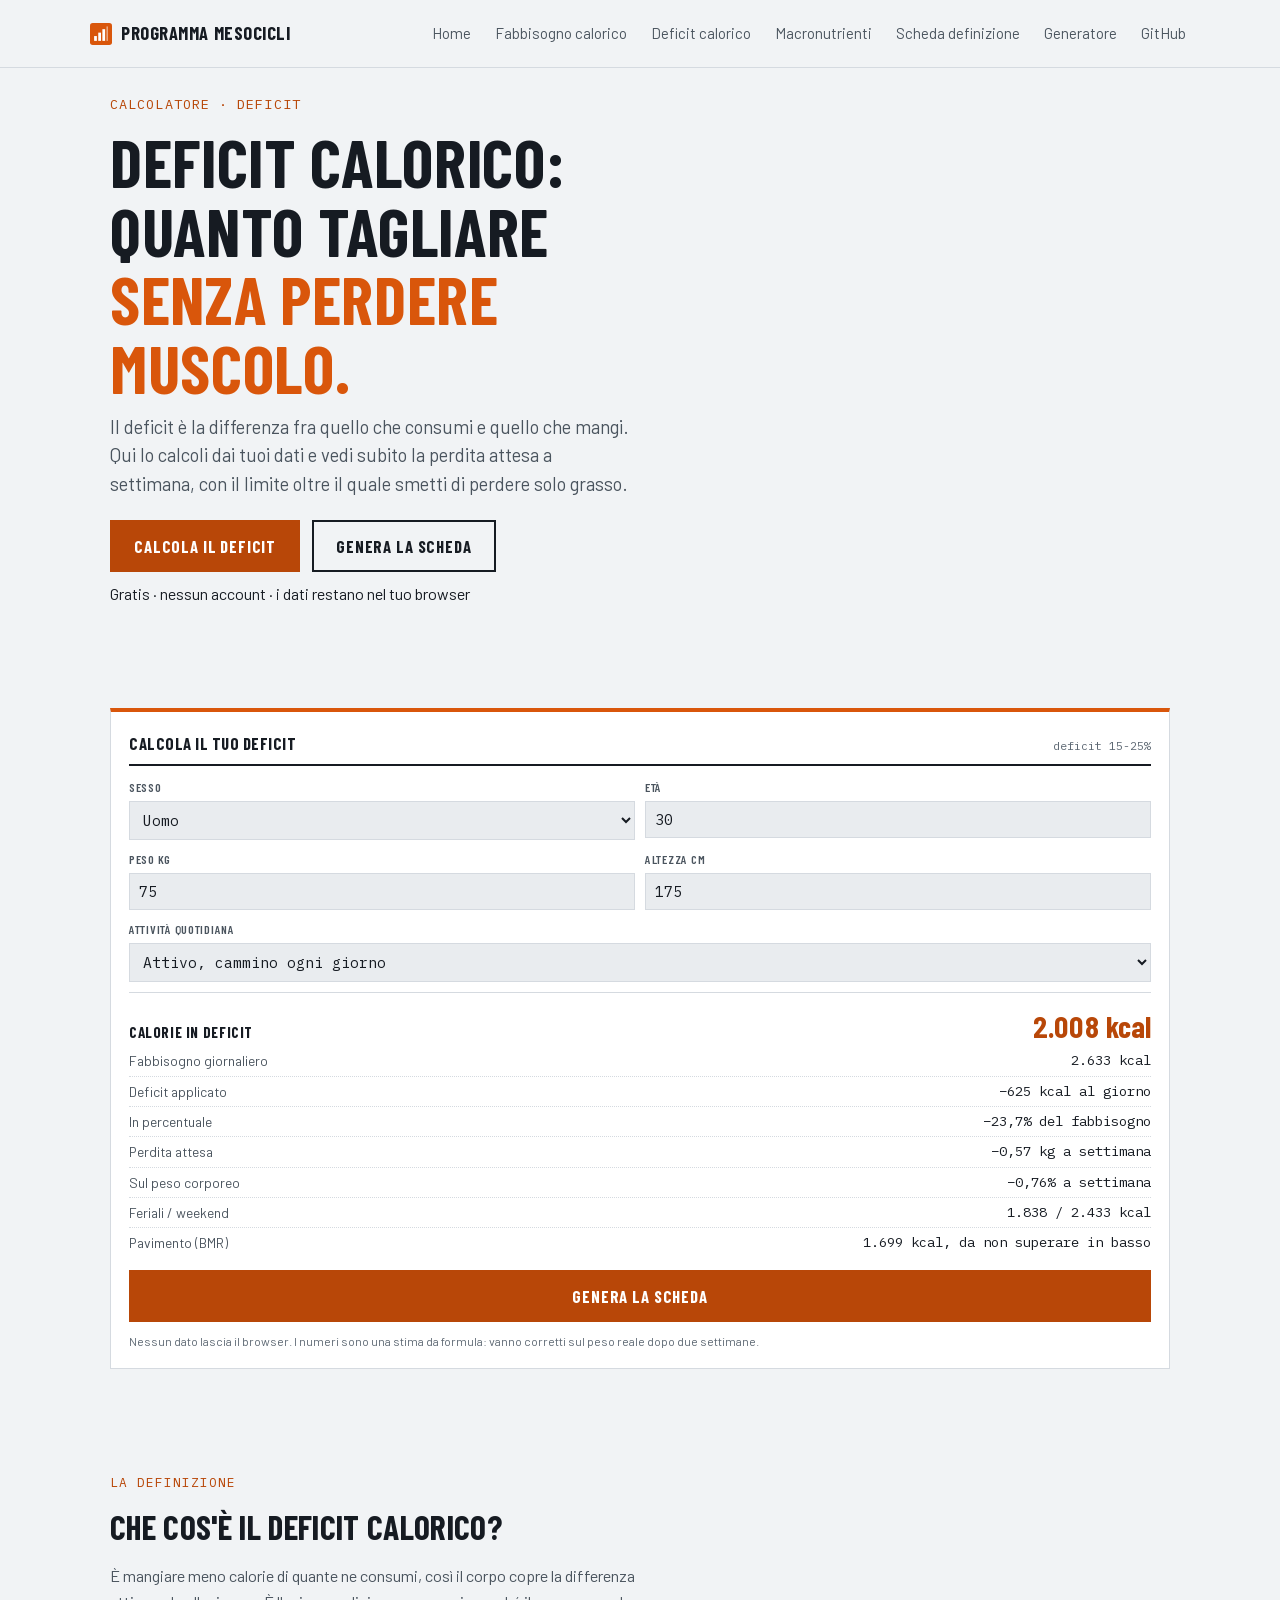
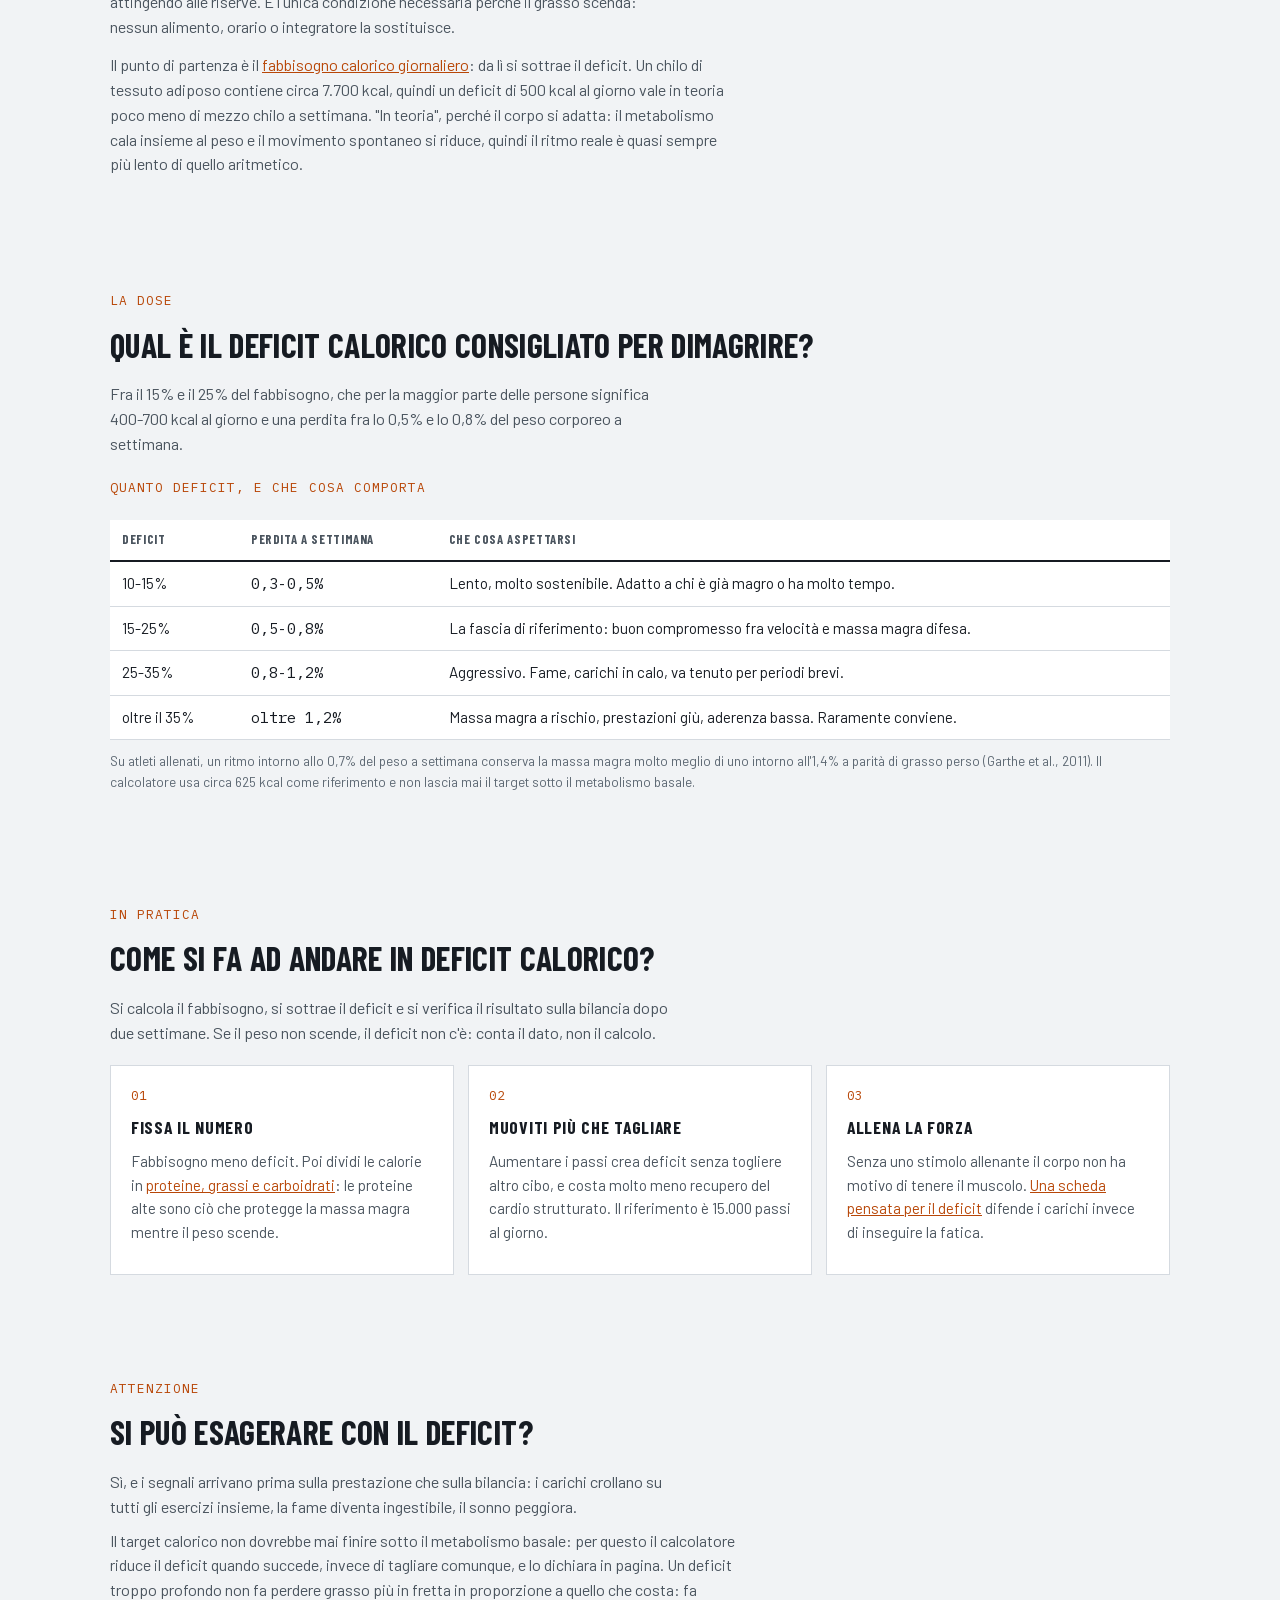
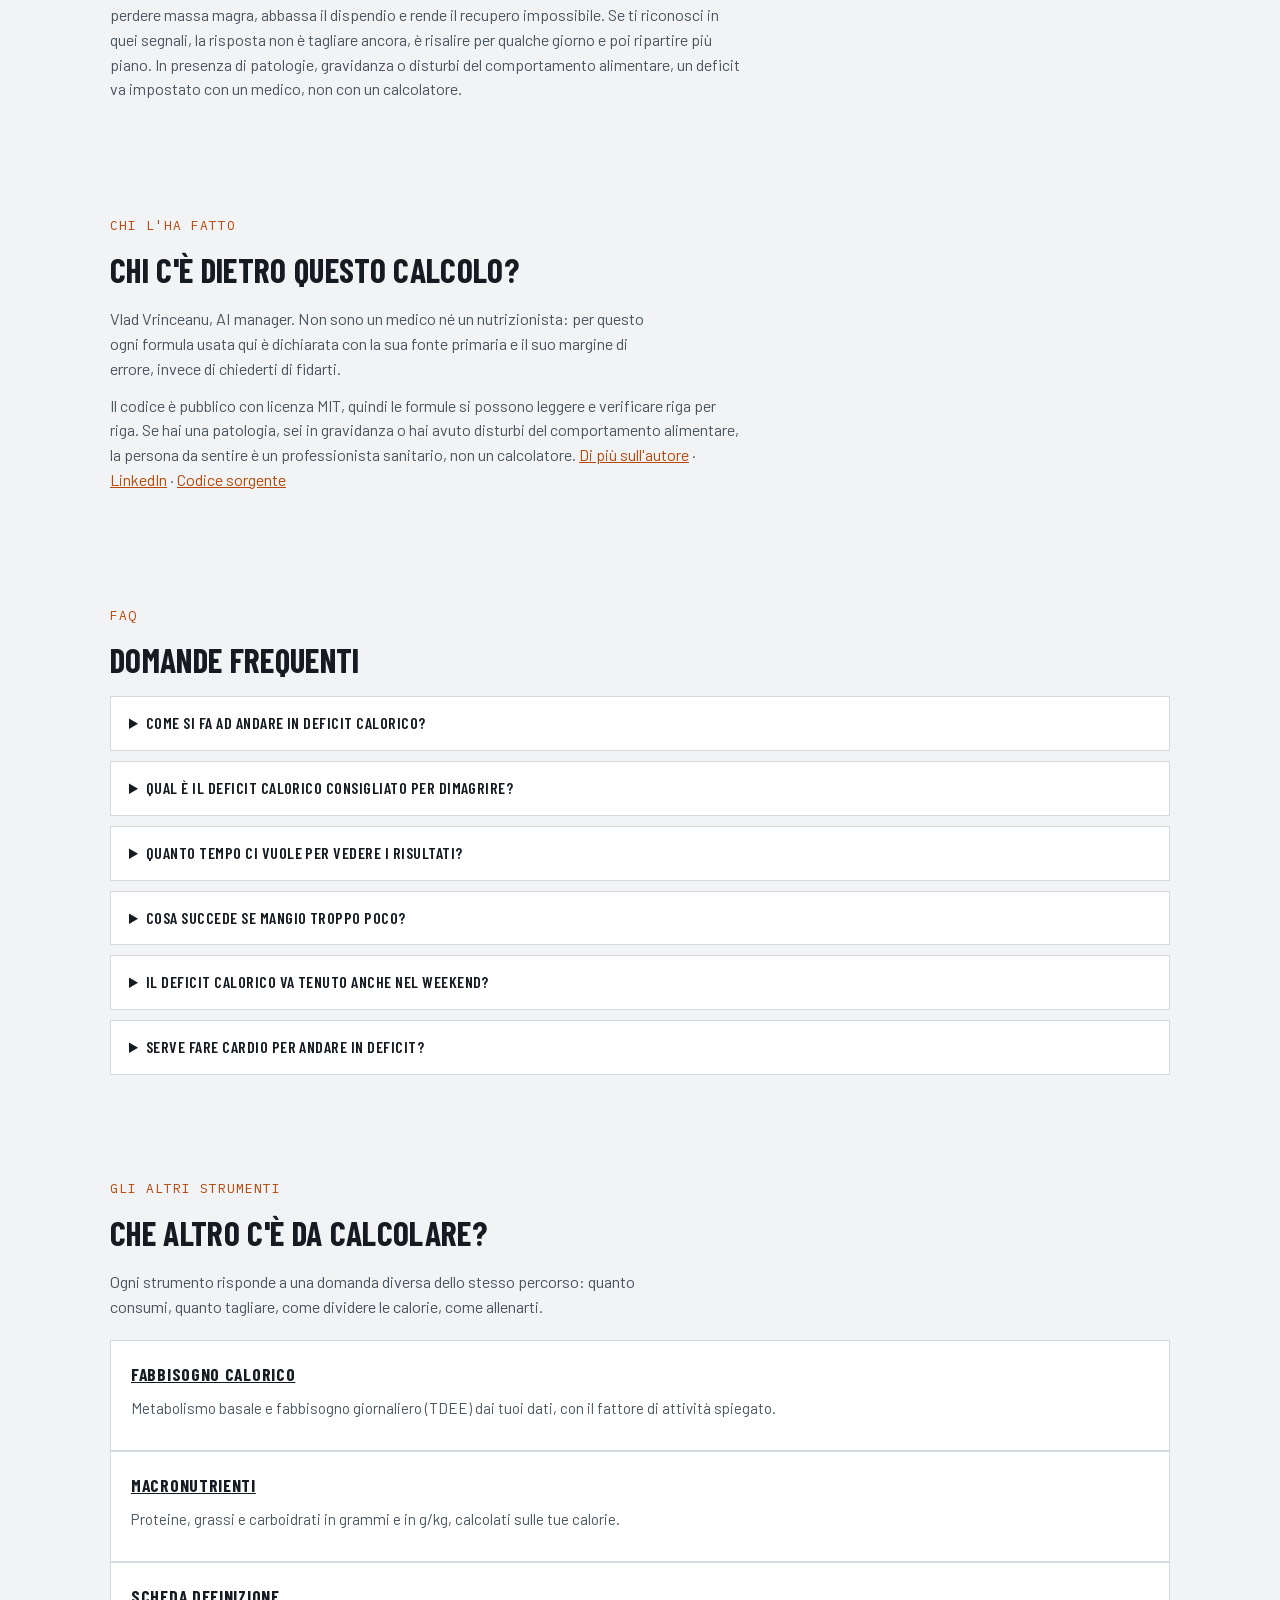
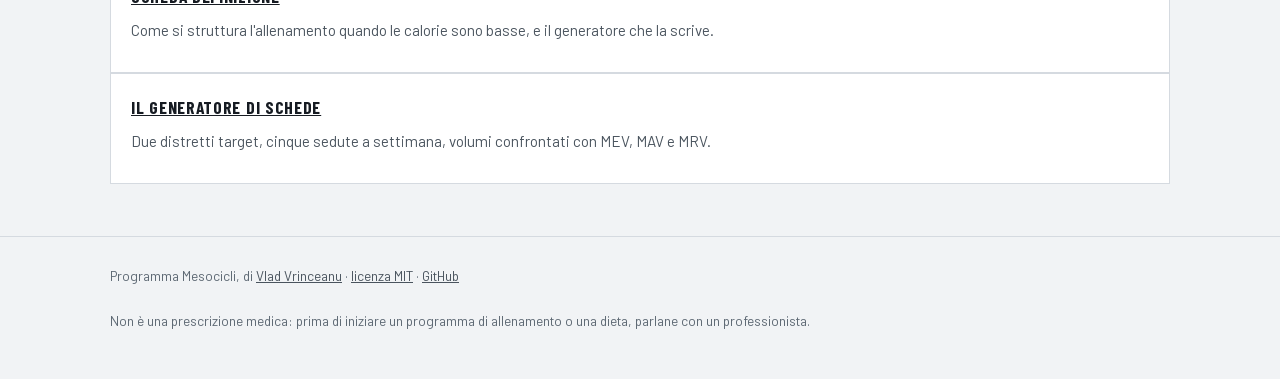
<file: deficit-calorico/index.html>
<!doctype html>
<html lang="it">
<head>
<meta charset="utf-8">
<meta name="viewport" content="width=device-width, initial-scale=1">
<title>Deficit calorico: che cos'è, come si calcola e quanto farlo</title>
<meta name="description" content="Calcola il deficit calorico dai tuoi dati e scopri quante calorie mangiare per dimagrire, con la perdita di peso attesa a settimana. Gratis.">
<link rel="canonical" href="https://programma-mesocicli.vercel.app/deficit-calorico/">
<meta name="robots" content="index,follow,max-snippet:-1,max-image-preview:large,max-video-preview:-1">
<meta name="author" content="Programma Mesocicli">
<link rel="alternate" hreflang="it-IT" href="https://programma-mesocicli.vercel.app/deficit-calorico/">
<link rel="alternate" hreflang="x-default" href="https://programma-mesocicli.vercel.app/deficit-calorico/">
<meta name="theme-color" media="(prefers-color-scheme: light)" content="#F1F3F5">
<meta name="theme-color" media="(prefers-color-scheme: dark)" content="#13171C">
<meta property="og:type" content="website">
<meta property="og:site_name" content="Programma Mesocicli">
<meta property="og:title" content="Deficit calorico: come si calcola">
<meta property="og:description" content="Calcola il deficit calorico dai tuoi dati e scopri quante calorie mangiare per dimagrire, con la perdita di peso attesa a settimana. Gratis.">
<meta property="og:url" content="https://programma-mesocicli.vercel.app/deficit-calorico/">
<meta property="og:image" content="https://programma-mesocicli.vercel.app/assets/og.png">
<meta property="og:image:width" content="1200">
<meta property="og:image:height" content="630">
<meta property="og:locale" content="it_IT">
<meta name="twitter:card" content="summary_large_image">
<meta name="twitter:title" content="Deficit calorico: come si calcola">
<meta name="twitter:description" content="Calcola il deficit calorico dai tuoi dati e scopri quante calorie mangiare per dimagrire, con la perdita di peso attesa a settimana. Gratis.">
<meta name="twitter:image" content="https://programma-mesocicli.vercel.app/assets/og.png">
<link rel="icon" href="../assets/favicon.svg" type="image/svg+xml">
<link rel="apple-touch-icon" href="../assets/apple-touch-icon.png">
<link rel="preload" href="../assets/fonts/barlow-condensed-700-latin.woff2" as="font" type="font/woff2" crossorigin>
<link rel="preload" href="../assets/fonts/barlow-400-latin.woff2" as="font" type="font/woff2" crossorigin>
<script type="application/ld+json">
{
  "@context": "https://schema.org",
  "@graph": [
    {
      "@type": "Person",
      "@id": "https://programma-mesocicli.vercel.app/#autore",
      "name": "Vlad Vrinceanu",
      "url": "https://programma-mesocicli.vercel.app/#autore",
      "jobTitle": "AI manager",
      "sameAs": [
        "https://www.linkedin.com/in/vladvrinceanu/",
        "https://github.com/uppifyagency"
      ],
      "description": "Autore e sviluppatore di Programma Mesocicli, strumento open source per il calcolo delle calorie della definizione e la programmazione dell'allenamento. Non e un professionista sanitario."
    },
    {
      "@type": "Organization",
      "@id": "https://programma-mesocicli.vercel.app/#organization",
      "name": "Programma Mesocicli",
      "url": "https://programma-mesocicli.vercel.app/",
      "founder": {
        "@id": "https://programma-mesocicli.vercel.app/#autore"
      },
      "sameAs": [
        "https://github.com/uppifyagency/programma-mesocicli"
      ]
    },
    {
      "@type": "WebPage",
      "@id": "https://programma-mesocicli.vercel.app/deficit-calorico/#webpage",
      "url": "https://programma-mesocicli.vercel.app/deficit-calorico/",
      "name": "Deficit calorico: che cos'è, come si calcola e quanto farlo",
      "description": "Calcola il deficit calorico dai tuoi dati e scopri quante calorie mangiare per dimagrire, con la perdita di peso attesa a settimana. Gratis.",
      "inLanguage": "it-IT",
      "isPartOf": {
        "@id": "https://programma-mesocicli.vercel.app/#website"
      },
      "author": {
        "@id": "https://programma-mesocicli.vercel.app/#autore"
      },
      "publisher": {
        "@id": "https://programma-mesocicli.vercel.app/#organization"
      },
      "datePublished": "2026-08-26",
      "dateModified": "2026-08-26",
      "breadcrumb": {
        "@id": "https://programma-mesocicli.vercel.app/deficit-calorico/#breadcrumb"
      },
      "about": [
        {
          "@type": "Thing",
          "name": "Deficit calorico"
        },
        {
          "@type": "Thing",
          "name": "Perdita di peso"
        },
        {
          "@type": "Thing",
          "name": "Metabolismo basale"
        },
        {
          "@type": "Thing",
          "name": "Massa magra"
        }
      ],
      "primaryImageOfPage": {
        "@type": "ImageObject",
        "url": "https://programma-mesocicli.vercel.app/assets/og.png"
      },
      "citation": [
        {
          "@type": "ScholarlyArticle",
          "name": "Effect of two different weight-loss rates on body composition and strength and power-related performance in elite athletes",
          "datePublished": "2011",
          "isPartOf": {
            "@type": "Periodical",
            "name": "International Journal of Sport Nutrition and Exercise Metabolism"
          }
        }
      ]
    },
    {
      "@type": "BreadcrumbList",
      "@id": "https://programma-mesocicli.vercel.app/deficit-calorico/#breadcrumb",
      "itemListElement": [
        {
          "@type": "ListItem",
          "position": 1,
          "name": "Programma Mesocicli",
          "item": "https://programma-mesocicli.vercel.app/"
        },
        {
          "@type": "ListItem",
          "position": 2,
          "name": "Deficit calorico",
          "item": "https://programma-mesocicli.vercel.app/deficit-calorico/"
        }
      ]
    },
    {
      "@type": [
        "SoftwareApplication",
        "WebApplication"
      ],
      "@id": "https://programma-mesocicli.vercel.app/deficit-calorico/#tool",
      "name": "Calcolatore del deficit calorico",
      "url": "https://programma-mesocicli.vercel.app/deficit-calorico/",
      "applicationCategory": "HealthApplication",
      "applicationSubCategory": "Fitness",
      "operatingSystem": "Qualsiasi browser web",
      "inLanguage": "it-IT",
      "isAccessibleForFree": true,
      "offers": {
        "@type": "Offer",
        "price": "0",
        "priceCurrency": "EUR",
        "availability": "https://schema.org/InStock"
      },
      "license": "https://github.com/uppifyagency/programma-mesocicli/blob/main/LICENSE",
      "codeRepository": "https://github.com/uppifyagency/programma-mesocicli",
      "publisher": {
        "@id": "https://programma-mesocicli.vercel.app/#organization"
      },
      "author": {
        "@id": "https://programma-mesocicli.vercel.app/#autore"
      },
      "description": "Calcola il deficit calorico dai tuoi dati e scopri quante calorie mangiare per dimagrire, con la perdita di peso attesa a settimana. Gratis."
    },
    {
      "@type": "FAQPage",
      "@id": "https://programma-mesocicli.vercel.app/deficit-calorico/#faq",
      "inLanguage": "it-IT",
      "isPartOf": {
        "@id": "https://programma-mesocicli.vercel.app/deficit-calorico/#webpage"
      },
      "mainEntity": [
        {
          "@type": "Question",
          "name": "Come si fa ad andare in deficit calorico?",
          "acceptedAnswer": {
            "@type": "Answer",
            "text": "Si calcola il fabbisogno calorico giornaliero e si mangia stabilmente sotto quel numero, verificando il risultato sulla bilancia. In pratica: calcoli il fabbisogno dai tuoi dati, sottrai il 15-25%, distribuisci le calorie in macronutrienti tenendo alte le proteine, e dopo due settimane confronti la variazione di peso con quella attesa. Se il peso non si muove, il deficit reale non c'è: si corregge sul dato, non sulla formula."
          }
        },
        {
          "@type": "Question",
          "name": "Qual è il deficit calorico consigliato per dimagrire?",
          "acceptedAnswer": {
            "@type": "Answer",
            "text": "Fra il 15% e il 25% del fabbisogno giornaliero, cioè 400-700 kcal al giorno per la maggior parte delle persone. Corrisponde a una perdita fra lo 0,5% e lo 0,8% del peso corporeo a settimana: su 80 kg significa 0,4-0,65 kg. Deficit più profondi accelerano la bilancia ma costano massa magra, fame e prestazioni in palestra."
          }
        },
        {
          "@type": "Question",
          "name": "Quanto tempo ci vuole per vedere i risultati?",
          "acceptedAnswer": {
            "@type": "Answer",
            "text": "Sulla bilancia la prima settimana si vede quasi sempre un calo marcato, ma è in gran parte acqua e glicogeno e non va letto come grasso perso. Il dato affidabile arriva dalla media di due settimane. Allo specchio, i cambiamenti visibili richiedono di solito 4-6 settimane di deficit costante, perché la differenza percettibile arriva dopo qualche chilo, non dopo qualche etto."
          }
        },
        {
          "@type": "Question",
          "name": "Cosa succede se mangio troppo poco?",
          "acceptedAnswer": {
            "@type": "Answer",
            "text": "Il peso scende, ma scende male: insieme al grasso se ne va la massa magra, il dispendio energetico si abbassa, i carichi in palestra crollano e la fame diventa difficile da gestire. Sul medio periodo l'aderenza si rompe e si torna indietro. Il segnale d'allarme più affidabile è il log dell'allenamento: se i chili calano su tutti gli esercizi contemporaneamente, il problema è il deficit o il sonno, non la scheda."
          }
        },
        {
          "@type": "Question",
          "name": "Il deficit calorico va tenuto anche nel weekend?",
          "acceptedAnswer": {
            "@type": "Answer",
            "text": "La media della settimana è ciò che conta, non il singolo giorno. Si può tenere il deficit più profondo nei feriali e lasciare il weekend più alto, purché la media settimanale resti quella prescritta: è l'approccio che il calcolatore applica di default, perché regge socialmente molto meglio di sette giorni identici. Quello che non funziona è compensare un weekend fuori controllo con feriali da fame."
          }
        },
        {
          "@type": "Question",
          "name": "Serve fare cardio per andare in deficit?",
          "acceptedAnswer": {
            "@type": "Answer",
            "text": "No, non è necessario: il deficit si può creare interamente con la dieta. Il cardio è uno strumento in più, utile quando tagliare ancora il cibo diventa insostenibile, ma compete con l'allenamento coi pesi per lo stesso recupero. A parità di calorie bruciate, aumentare i passi quotidiani costa molto meno recupero di una sessione di cardio strutturata."
          }
        }
      ]
    }
  ]
}
</script>
<style>
@font-face{font-family:"Barlow Fallback";src:local("Arial"),local("Helvetica Neue"),local("Liberation Sans");size-adjust:97.6%;ascent-override:100%;descent-override:20%;line-gap-override:0%;}
@font-face{font-family:"IBM Plex Mono Fallback";src:local("Courier New"),local("Liberation Mono");size-adjust:100%;ascent-override:102.5%;descent-override:27.5%;line-gap-override:0%;}
@font-face { font-family: 'Barlow'; font-style: normal; font-weight: 400; font-display: swap; src: url(../assets/fonts/barlow-400-latin-ext.woff2) format('woff2'); unicode-range: U+0100-02BA, U+02BD-02C5, U+02C7-02CC, U+02CE-02D7, U+02DD-02FF, U+0304, U+0308, U+0329, U+1D00-1DBF, U+1E00-1E9F, U+1EF2-1EFF, U+2020, U+20A0-20AB, U+20AD-20C0, U+2113, U+2C60-2C7F, U+A720-A7FF; }
@font-face { font-family: 'Barlow'; font-style: normal; font-weight: 400; font-display: swap; src: url(../assets/fonts/barlow-400-latin.woff2) format('woff2'); unicode-range: U+0000-00FF, U+0131, U+0152-0153, U+02BB-02BC, U+02C6, U+02DA, U+02DC, U+0304, U+0308, U+0329, U+2000-206F, U+20AC, U+2122, U+2191, U+2193, U+2212, U+2215, U+FEFF, U+FFFD; }
@font-face { font-family: 'Barlow'; font-style: normal; font-weight: 600; font-display: swap; src: url(../assets/fonts/barlow-600-latin-ext.woff2) format('woff2'); unicode-range: U+0100-02BA, U+02BD-02C5, U+02C7-02CC, U+02CE-02D7, U+02DD-02FF, U+0304, U+0308, U+0329, U+1D00-1DBF, U+1E00-1E9F, U+1EF2-1EFF, U+2020, U+20A0-20AB, U+20AD-20C0, U+2113, U+2C60-2C7F, U+A720-A7FF; }
@font-face { font-family: 'Barlow'; font-style: normal; font-weight: 600; font-display: swap; src: url(../assets/fonts/barlow-600-latin.woff2) format('woff2'); unicode-range: U+0000-00FF, U+0131, U+0152-0153, U+02BB-02BC, U+02C6, U+02DA, U+02DC, U+0304, U+0308, U+0329, U+2000-206F, U+20AC, U+2122, U+2191, U+2193, U+2212, U+2215, U+FEFF, U+FFFD; }
@font-face { font-family: 'Barlow Condensed'; font-style: normal; font-weight: 600; font-display: swap; src: url(../assets/fonts/barlow-condensed-600-latin-ext.woff2) format('woff2'); unicode-range: U+0100-02BA, U+02BD-02C5, U+02C7-02CC, U+02CE-02D7, U+02DD-02FF, U+0304, U+0308, U+0329, U+1D00-1DBF, U+1E00-1E9F, U+1EF2-1EFF, U+2020, U+20A0-20AB, U+20AD-20C0, U+2113, U+2C60-2C7F, U+A720-A7FF; }
@font-face { font-family: 'Barlow Condensed'; font-style: normal; font-weight: 600; font-display: swap; src: url(../assets/fonts/barlow-condensed-600-latin.woff2) format('woff2'); unicode-range: U+0000-00FF, U+0131, U+0152-0153, U+02BB-02BC, U+02C6, U+02DA, U+02DC, U+0304, U+0308, U+0329, U+2000-206F, U+20AC, U+2122, U+2191, U+2193, U+2212, U+2215, U+FEFF, U+FFFD; }
@font-face { font-family: 'Barlow Condensed'; font-style: normal; font-weight: 700; font-display: swap; src: url(../assets/fonts/barlow-condensed-700-latin-ext.woff2) format('woff2'); unicode-range: U+0100-02BA, U+02BD-02C5, U+02C7-02CC, U+02CE-02D7, U+02DD-02FF, U+0304, U+0308, U+0329, U+1D00-1DBF, U+1E00-1E9F, U+1EF2-1EFF, U+2020, U+20A0-20AB, U+20AD-20C0, U+2113, U+2C60-2C7F, U+A720-A7FF; }
@font-face { font-family: 'Barlow Condensed'; font-style: normal; font-weight: 700; font-display: swap; src: url(../assets/fonts/barlow-condensed-700-latin.woff2) format('woff2'); unicode-range: U+0000-00FF, U+0131, U+0152-0153, U+02BB-02BC, U+02C6, U+02DA, U+02DC, U+0304, U+0308, U+0329, U+2000-206F, U+20AC, U+2122, U+2191, U+2193, U+2212, U+2215, U+FEFF, U+FFFD; }
@font-face { font-family: 'IBM Plex Mono'; font-style: normal; font-weight: 400; font-display: swap; src: url(../assets/fonts/ibm-plex-mono-400-latin-ext.woff2) format('woff2'); unicode-range: U+0100-02BA, U+02BD-02C5, U+02C7-02CC, U+02CE-02D7, U+02DD-02FF, U+0304, U+0308, U+0329, U+1D00-1DBF, U+1E00-1E9F, U+1EF2-1EFF, U+2020, U+20A0-20AB, U+20AD-20C0, U+2113, U+2C60-2C7F, U+A720-A7FF; }
@font-face { font-family: 'IBM Plex Mono'; font-style: normal; font-weight: 400; font-display: swap; src: url(../assets/fonts/ibm-plex-mono-400-latin.woff2) format('woff2'); unicode-range: U+0000-00FF, U+0131, U+0152-0153, U+02BB-02BC, U+02C6, U+02DA, U+02DC, U+0304, U+0308, U+0329, U+2000-206F, U+20AC, U+2122, U+2191, U+2193, U+2212, U+2215, U+FEFF, U+FFFD; }
@font-face { font-family: 'IBM Plex Mono'; font-style: normal; font-weight: 600; font-display: swap; src: url(../assets/fonts/ibm-plex-mono-600-latin-ext.woff2) format('woff2'); unicode-range: U+0100-02BA, U+02BD-02C5, U+02C7-02CC, U+02CE-02D7, U+02DD-02FF, U+0304, U+0308, U+0329, U+1D00-1DBF, U+1E00-1E9F, U+1EF2-1EFF, U+2020, U+20A0-20AB, U+20AD-20C0, U+2113, U+2C60-2C7F, U+A720-A7FF; }
@font-face { font-family: 'IBM Plex Mono'; font-style: normal; font-weight: 600; font-display: swap; src: url(../assets/fonts/ibm-plex-mono-600-latin.woff2) format('woff2'); unicode-range: U+0000-00FF, U+0131, U+0152-0153, U+02BB-02BC, U+02C6, U+02DA, U+02DC, U+0304, U+0308, U+0329, U+2000-206F, U+20AC, U+2122, U+2191, U+2193, U+2212, U+2215, U+FEFF, U+FFFD; }
@font-face{font-family:"Barlow Condensed Fallback";src:local("Arial Narrow");size-adjust:88%;}
:root{
  --bg:#F1F3F5; --surface:#FFFFFF; --surface2:#E9ECEF; --ink:#161B22; --ink2:#4A545E; --ink3:#5D6873;
  --line:#D5DAE0; --accent:#D9560B; --accent-text:#B84708; --accent-ink:#FFFFFF; --accent-soft:#FBE9DD;
  --ok:#2E7D46; --warn:#B07C0A; --crit:#B3362A;
}
@media (prefers-color-scheme: dark){
  :root:not([data-theme="light"]){
    --bg:#13171C; --surface:#1B2128; --surface2:#232A33; --ink:#E8ECEF; --ink2:#A8B2BC; --ink3:#87929D;
    --line:#313A44; --accent:#F0762E; --accent-text:#F0762E; --accent-ink:#181206; --accent-soft:#3A2617;
    --ok:#5CB878; --warn:#D9A93C; --crit:#E06A5D;
  }
}
:root[data-theme="dark"]{
  --bg:#13171C; --surface:#1B2128; --surface2:#232A33; --ink:#E8ECEF; --ink2:#A8B2BC; --ink3:#87929D;
  --line:#313A44; --accent:#F0762E; --accent-text:#F0762E; --accent-ink:#181206; --accent-soft:#3A2617;
  --ok:#5CB878; --warn:#D9A93C; --crit:#E06A5D;
}
*{box-sizing:border-box}
html{scroll-behavior:smooth}
@media (prefers-reduced-motion: reduce){ html{scroll-behavior:auto} }
body{margin:0; background:var(--bg); color:var(--ink); font-family:Barlow,"Barlow Fallback",system-ui,sans-serif; font-size:16px; line-height:1.55;}
h1,h2,h3{font-family:"Barlow Condensed","Barlow Condensed Fallback","Arial Narrow",sans-serif; margin:0; text-wrap:balance; text-transform:uppercase; letter-spacing:.01em;}
h1{font-size:clamp(2.4rem,6vw,4.2rem); font-weight:700; line-height:1.02;}
h2{font-size:clamp(1.5rem,3vw,2.1rem); font-weight:700;}
h3{font-size:1.1rem; font-weight:700; letter-spacing:.04em;}
p{margin:.6em 0}
a{color:var(--accent-text)}
.mono{font-family:"IBM Plex Mono","IBM Plex Mono Fallback",ui-monospace,monospace; font-variant-numeric:tabular-nums;}
.wrap{max-width:1100px; margin:0 auto; padding:0 20px;}
.skip{position:absolute; left:-9999px; top:0; background:var(--accent-text); color:var(--accent-ink); padding:8px 14px; z-index:99;}
.skip:focus{left:12px; top:12px;}
header.site{position:sticky; top:0; z-index:10; background:var(--bg); border-bottom:1px solid var(--line);}
.nav{display:flex; align-items:center; gap:18px; padding:12px 0; flex-wrap:wrap;}
.brand{display:flex; align-items:center; gap:9px; font-family:"Barlow Condensed","Barlow Condensed Fallback",sans-serif; font-weight:700; text-transform:uppercase; font-size:1.15rem; color:var(--ink); text-decoration:none; letter-spacing:.03em;}
.brand svg{flex:0 0 auto}
.nav nav{display:flex; gap:16px; flex-wrap:wrap; margin-left:auto;}
.nav nav a{color:var(--ink2); text-decoration:none; font-size:.94rem; padding:10px 4px; display:inline-block;}
.nav nav a:hover{color:var(--ink)}
.btn{display:inline-block; background:var(--accent-text); color:var(--accent-ink); text-decoration:none; font-family:"Barlow Condensed","Barlow Condensed Fallback",sans-serif; font-weight:700; text-transform:uppercase; letter-spacing:.05em; padding:11px 22px; font-size:1.05rem; border:2px solid var(--accent-text);}
.btn:hover{filter:brightness(1.06)}
.btn.ghost{background:transparent; color:var(--ink); border-color:var(--ink);}
.btn:focus-visible, a:focus-visible, summary:focus-visible{outline:3px solid var(--accent); outline-offset:2px;}
.hero{padding:64px 0 40px; display:grid; grid-template-columns:1.15fr .85fr; gap:36px; align-items:center;}
@media (max-width:860px){ .hero{grid-template-columns:1fr; padding-top:40px;} }
.hero .kicker{font-family:"IBM Plex Mono","IBM Plex Mono Fallback",monospace; color:var(--accent-text); font-size:.85rem; letter-spacing:.08em; text-transform:uppercase; margin-bottom:12px;}
.hero p.lead{font-size:1.15rem; color:var(--ink2); max-width:52ch;}
.cta{display:flex; gap:12px; flex-wrap:wrap; margin-top:22px;}
.hero .fine{font-size:.85rem; color:var(--ink3); margin-top:14px;}
.mock{background:var(--surface); border:1px solid var(--line); padding:18px;}
.mock .mk-head{display:flex; justify-content:space-between; align-items:baseline; border-bottom:2px solid var(--ink); padding-bottom:8px; margin-bottom:10px;}
.mock .mk-head b{font-family:"Barlow Condensed","Barlow Condensed Fallback",sans-serif; text-transform:uppercase; font-size:1rem;}
.mock .mk-head span{font-family:"IBM Plex Mono","IBM Plex Mono Fallback",monospace; font-size:.75rem; color:var(--ink3);}
.mock table{width:100%; border-collapse:collapse; font-size:.78rem;}
.mock td{padding:5px 4px; border-bottom:1px solid var(--line);}
.mock td:last-child{text-align:right; font-family:"IBM Plex Mono","IBM Plex Mono Fallback",monospace; color:var(--ink2); white-space:nowrap;}
.mock .tagx{display:inline-block; background:var(--accent-soft); border:1px solid var(--accent); font-size:.62rem; padding:0 5px; text-transform:uppercase; font-family:"Barlow Condensed","Barlow Condensed Fallback",sans-serif; font-weight:600; margin-left:5px;}
.mock .bars{margin-top:12px;}
.mock .brow{display:grid; grid-template-columns:78px 1fr 34px; gap:8px; align-items:center; font-size:.72rem; padding:3px 0;}
.mock .brow .lbl{font-family:"Barlow Condensed","Barlow Condensed Fallback",sans-serif; text-transform:uppercase; font-weight:600;}
.mock .track{position:relative; height:10px; background:var(--surface2); border:1px solid var(--line);}
.mock .fill{position:absolute; inset:0 auto 0 0;}
.mock .tick{position:absolute; top:-2px; bottom:-2px; width:2px; background:var(--ink3);}
.mock .brow .num{font-family:"IBM Plex Mono","IBM Plex Mono Fallback",monospace; text-align:right; color:var(--ink2);}
.stats{display:grid; grid-template-columns:repeat(4,1fr); gap:12px; padding:26px 0; border-top:1px solid var(--line); border-bottom:1px solid var(--line);}
@media (max-width:700px){ .stats{grid-template-columns:repeat(2,1fr);} }
.stat .n{font-family:"Barlow Condensed","Barlow Condensed Fallback",sans-serif; font-weight:700; font-size:2.2rem; color:var(--accent); line-height:1;}
.stat .l{font-size:.85rem; color:var(--ink2); text-transform:uppercase; letter-spacing:.05em; font-family:"Barlow Condensed","Barlow Condensed Fallback",sans-serif; font-weight:600;}
section{padding:52px 0;}
section .eyebrow{font-family:"IBM Plex Mono","IBM Plex Mono Fallback",monospace; color:var(--accent-text); font-size:.8rem; text-transform:uppercase; letter-spacing:.08em; margin-bottom:8px;}
.cards{display:grid; grid-template-columns:repeat(3,1fr); gap:14px; margin-top:24px;}
@media (max-width:860px){ .cards{grid-template-columns:1fr;} }
.card{background:var(--surface); border:1px solid var(--line); padding:20px;}
.card .num{font-family:"IBM Plex Mono","IBM Plex Mono Fallback",monospace; color:var(--accent-text); font-size:.8rem; margin-bottom:8px;}
.card p{color:var(--ink2); font-size:.95rem;}
table.params{border-collapse:collapse; width:100%; margin-top:22px; font-size:.95rem; background:var(--surface);}
table.params th{font-family:"Barlow Condensed","Barlow Condensed Fallback",sans-serif; text-transform:uppercase; letter-spacing:.05em; font-size:.8rem; color:var(--ink2); text-align:left; padding:10px 12px; border-bottom:2px solid var(--ink);}
table.params td{padding:10px 12px; border-bottom:1px solid var(--line);}
table.params td.mono{white-space:nowrap;}
.tablewrap{overflow-x:auto; border:1px solid var(--line);}
.split{display:grid; grid-template-columns:1fr 1fr; gap:32px; align-items:start; margin-top:20px;}
@media (max-width:860px){ .split{grid-template-columns:1fr;} }
ul.checks{list-style:none; padding:0; margin:14px 0 0;}
ul.checks li{padding:7px 0 7px 26px; position:relative; color:var(--ink2);}
ul.checks li::before{content:""; position:absolute; left:2px; top:14px; width:12px; height:12px; background:var(--accent);}
ul.checks li b{color:var(--ink)}
.oss{background:var(--surface); border:1px solid var(--line); border-left:4px solid var(--accent); padding:26px;}
.sr-only{position:absolute;width:1px;height:1px;padding:0;margin:-1px;overflow:hidden;clip:rect(0 0 0 0);white-space:nowrap;border:0;}
.lead-a{color:var(--ink2); font-size:1.02rem; max-width:62ch; margin:10px 0 0;}
.faq details{background:var(--surface); border:1px solid var(--line); margin-top:10px;}
.faq summary{cursor:pointer; padding:14px 18px; font-family:"Barlow Condensed","Barlow Condensed Fallback",sans-serif; font-weight:600; text-transform:uppercase; letter-spacing:.03em; font-size:1rem;}
.faq details[open] summary{border-bottom:1px solid var(--line);}
.faq .a{padding:12px 18px 16px; color:var(--ink2); font-size:.95rem;}
footer.site{border-top:1px solid var(--line); padding:28px 0 48px; color:var(--ink3); font-size:.85rem;}
footer.site a{color:var(--ink2)}
.footgrid{display:flex; gap:24px; flex-wrap:wrap; justify-content:space-between;}
/* calcolatore del cut in pagina */
.calc{background:var(--surface); border:1px solid var(--line); border-top:4px solid var(--accent); padding:18px;}
.calc .mk-head{display:flex; justify-content:space-between; align-items:baseline; border-bottom:2px solid var(--ink); padding-bottom:8px; margin-bottom:12px;}
.calc .mk-head b{font-family:"Barlow Condensed","Barlow Condensed Fallback",sans-serif; text-transform:uppercase; font-size:1.05rem; letter-spacing:.03em;}
.calc .mk-head span{font-family:"IBM Plex Mono","IBM Plex Mono Fallback",monospace; font-size:.72rem; color:var(--ink3);}
.calc .crow{display:grid; grid-template-columns:1fr 1fr; gap:10px;}
.calc .fld{margin-bottom:10px;}
.calc label{display:block; font-family:"Barlow Condensed","Barlow Condensed Fallback",sans-serif; font-weight:600; text-transform:uppercase; letter-spacing:.06em; font-size:.76rem; color:var(--ink2); margin-bottom:4px;}
.calc input, .calc select{width:100%; border:1px solid var(--line); background:var(--surface2); color:var(--ink); padding:8px 9px; font-family:"IBM Plex Mono","IBM Plex Mono Fallback",monospace; font-size:.92rem;}
.calc input:focus-visible, .calc select:focus-visible{outline:3px solid var(--accent); outline-offset:1px;}
.cout{border-top:1px solid var(--line); margin-top:6px; padding-top:10px;}
.cout .r{display:flex; justify-content:space-between; gap:10px; font-size:.86rem; padding:4px 0; border-bottom:1px dotted var(--line);}
.cout .r:last-child{border-bottom:0;}
.cout .r .k{color:var(--ink2);}
.cout .r .v{font-family:"IBM Plex Mono","IBM Plex Mono Fallback",monospace; font-variant-numeric:tabular-nums; white-space:nowrap;}
.cout .r.big{border-bottom:0; align-items:baseline; padding:8px 0 2px;}
.cout .r.big .k{font-family:"Barlow Condensed","Barlow Condensed Fallback",sans-serif; font-weight:700; text-transform:uppercase; letter-spacing:.04em; font-size:.95rem; color:var(--ink);}
.cout .r.big .v{font-family:"Barlow Condensed","Barlow Condensed Fallback",sans-serif; font-weight:700; font-size:1.9rem; color:var(--accent-text); line-height:1;}
.calc .go{display:block; text-align:center; margin-top:12px;}
.calc .fine{font-size:.76rem; color:var(--ink3); margin:10px 0 0;}
</style>
</head>
<body>
<a class="skip" href="#contenuto">Salta al contenuto</a>
<header class="site">
  <div class="wrap nav">
    <a class="brand" href="../" aria-label="Programma Mesocicli, torna in cima">
      <svg width="22" height="22" viewBox="0 0 64 64" aria-hidden="true"><rect width="64" height="64" rx="8" fill="var(--accent)"/><rect x="12" y="38" width="8" height="14" fill="#fff"/><rect x="24" y="28" width="8" height="24" fill="#fff"/><rect x="36" y="18" width="8" height="34" fill="#fff"/><rect x="48" y="10" width="4" height="42" fill="#fff" opacity=".55"/></svg>
      Programma Mesocicli
    </a>
    <nav aria-label="Navigazione principale">
      <a href="../">Home</a>
      <a href="../calcolo-fabbisogno-calorico/">Fabbisogno calorico</a>
      <a href="#top" aria-current="page">Deficit calorico</a>
      <a href="../calcolo-macronutrienti/">Macronutrienti</a>
      <a href="../scheda-definizione/">Scheda definizione</a>
      <a href="../app/">Generatore</a>
      <a href="https://github.com/uppifyagency/programma-mesocicli" rel="noopener">GitHub</a>
    </nav>
  </div>
</header>
<div class="wrap" id="top">
  <div class="hero" style="padding-top:26px">
    <div>
      <div class="kicker">Calcolatore · deficit</div>
      <h1>Deficit calorico:<br>quanto tagliare<br><span style="color:var(--accent)">senza perdere muscolo.</span></h1>
      <p class="lead">Il deficit è la differenza fra quello che consumi e quello che mangi. Qui lo calcoli dai tuoi dati e vedi subito la perdita attesa a settimana, con il limite oltre il quale smetti di perdere solo grasso.</p>
      <div class="cta">
        <a class="btn" href="#strumento">Calcola il deficit</a>
        <a class="btn ghost" href="../app/">Genera la scheda</a>
      </div>
      <p class="micro">Gratis · nessun account · i dati restano nel tuo browser</p>
    </div>
  </div>
</div>

<main id="contenuto">
<div class="wrap">
  <section id="strumento" aria-labelledby="h-strumento">
    <h2 id="h-strumento" class="sr-only">Calcolatore del deficit calorico</h2>
    <form class="calc" id="strumento-form" onsubmit="return false">
      <div class="mk-head"><b>Calcola il tuo deficit</b><span>deficit 15-25%</span></div>
      <div class="crow">
        <div class="fld"><label for="c-sesso">Sesso</label>
          <select id="c-sesso"><option value="M">Uomo</option><option value="F">Donna</option></select></div>
        <div class="fld"><label for="c-eta">Età</label>
          <input type="number" id="c-eta" value="30" min="16" max="80" step="1" inputmode="numeric"></div>
      </div>
      <div class="crow">
        <div class="fld"><label for="c-peso">Peso kg</label>
          <input type="number" id="c-peso" value="75" min="40" max="150" step="0.5" inputmode="decimal"></div>
        <div class="fld"><label for="c-alt">Altezza cm</label>
          <input type="number" id="c-alt" value="175" min="140" max="210" step="1" inputmode="numeric"></div>
      </div>
      <div class="fld"><label for="c-mult">Attività quotidiana</label>
        <select id="c-mult">
          <option value="1.2">Sedentario, lavoro da fermo</option>
          <option value="1.375">Poco attivo, cammino qualche volta</option>
          <option value="1.55" selected>Attivo, cammino ogni giorno</option>
          <option value="1.725">Molto attivo, lavoro in movimento</option>
          <option value="1.9">Attività fisica pesante tutti i giorni</option>
        </select>
      </div>
      <div class="cout" id="cout" data-vista="deficit" aria-live="polite"></div>
      <a class="btn go" id="c-go" href="../app/">Genera la scheda</a>
      <p class="fine">Nessun dato lascia il browser. I numeri sono una stima da formula: vanno corretti sul peso reale dopo due settimane.</p>
    </form>
  </section>

  <section aria-labelledby="h-cos">
    <div class="eyebrow">La definizione</div>
    <h2 id="h-cos">Che cos'è il deficit calorico?</h2>
    <p class="lead-a">È mangiare meno calorie di quante ne consumi, così il corpo copre la differenza attingendo alle riserve. È l'unica condizione necessaria perché il grasso scenda: nessun alimento, orario o integratore la sostituisce.</p>
    <p style="color:var(--ink2); max-width:70ch; margin-top:14px">Il punto di partenza è il <a href="../calcolo-fabbisogno-calorico/">fabbisogno calorico giornaliero</a>: da lì si sottrae il deficit. Un chilo di tessuto adiposo contiene circa 7.700 kcal, quindi un deficit di 500 kcal al giorno vale in teoria poco meno di mezzo chilo a settimana. "In teoria", perché il corpo si adatta: il metabolismo cala insieme al peso e il movimento spontaneo si riduce, quindi il ritmo reale è quasi sempre più lento di quello aritmetico.</p>
  </section>

  <section aria-labelledby="h-quanto">
    <div class="eyebrow">La dose</div>
    <h2 id="h-quanto">Qual è il deficit calorico consigliato per dimagrire?</h2>
    <p class="lead-a">Fra il 15% e il 25% del fabbisogno, che per la maggior parte delle persone significa 400-700 kcal al giorno e una perdita fra lo 0,5% e lo 0,8% del peso corporeo a settimana.</p>
    <figure style="margin:22px 0 0">
      <figcaption class="eyebrow" style="margin-bottom:8px">Quanto deficit, e che cosa comporta</figcaption>
      <table class="params">
        <caption class="sr-only">Intensità del deficit calorico e conseguenze</caption>
        <thead><tr><th scope="col">Deficit</th><th scope="col">Perdita a settimana</th><th scope="col">Che cosa aspettarsi</th></tr></thead>
        <tbody>
          <tr><td>10-15%</td><td class="mono">0,3-0,5%</td><td>Lento, molto sostenibile. Adatto a chi è già magro o ha molto tempo.</td></tr>
          <tr><td>15-25%</td><td class="mono">0,5-0,8%</td><td>La fascia di riferimento: buon compromesso fra velocità e massa magra difesa.</td></tr>
          <tr><td>25-35%</td><td class="mono">0,8-1,2%</td><td>Aggressivo. Fame, carichi in calo, va tenuto per periodi brevi.</td></tr>
          <tr><td>oltre il 35%</td><td class="mono">oltre 1,2%</td><td>Massa magra a rischio, prestazioni giù, aderenza bassa. Raramente conviene.</td></tr>
        </tbody>
      </table>
      <p style="color:var(--ink3); font-size:.85rem; margin-top:10px">Su atleti allenati, un ritmo intorno allo 0,7% del peso a settimana conserva la massa magra molto meglio di uno intorno all'1,4% a parità di grasso perso (Garthe et al., 2011). Il calcolatore usa circa 625 kcal come riferimento e non lascia mai il target sotto il metabolismo basale.</p>
    </figure>
  </section>

  <section aria-labelledby="h-come">
    <div class="eyebrow">In pratica</div>
    <h2 id="h-come">Come si fa ad andare in deficit calorico?</h2>
    <p class="lead-a">Si calcola il fabbisogno, si sottrae il deficit e si verifica il risultato sulla bilancia dopo due settimane. Se il peso non scende, il deficit non c'è: conta il dato, non il calcolo.</p>
    <div class="cards" style="margin-top:20px">
      <div class="card">
        <div class="num">01</div>
        <h3>Fissa il numero</h3>
        <p>Fabbisogno meno deficit. Poi dividi le calorie in <a href="../calcolo-macronutrienti/">proteine, grassi e carboidrati</a>: le proteine alte sono ciò che protegge la massa magra mentre il peso scende.</p>
      </div>
      <div class="card">
        <div class="num">02</div>
        <h3>Muoviti più che tagliare</h3>
        <p>Aumentare i passi crea deficit senza togliere altro cibo, e costa molto meno recupero del cardio strutturato. Il riferimento è 15.000 passi al giorno.</p>
      </div>
      <div class="card">
        <div class="num">03</div>
        <h3>Allena la forza</h3>
        <p>Senza uno stimolo allenante il corpo non ha motivo di tenere il muscolo. <a href="../scheda-definizione/">Una scheda pensata per il deficit</a> difende i carichi invece di inseguire la fatica.</p>
      </div>
    </div>
  </section>

  <section aria-labelledby="h-errori">
    <div class="eyebrow">Attenzione</div>
    <h2 id="h-errori">Si può esagerare con il deficit?</h2>
    <p class="lead-a">Sì, e i segnali arrivano prima sulla prestazione che sulla bilancia: i carichi crollano su tutti gli esercizi insieme, la fame diventa ingestibile, il sonno peggiora.</p>
    <p style="color:var(--ink2); max-width:70ch">Il target calorico non dovrebbe mai finire sotto il metabolismo basale: per questo il calcolatore riduce il deficit quando succede, invece di tagliare comunque, e lo dichiara in pagina. Un deficit troppo profondo non fa perdere grasso più in fretta in proporzione a quello che costa: fa perdere massa magra, abbassa il dispendio e rende il recupero impossibile. Se ti riconosci in quei segnali, la risposta non è tagliare ancora, è risalire per qualche giorno e poi ripartire più piano. In presenza di patologie, gravidanza o disturbi del comportamento alimentare, un deficit va impostato con un medico, non con un calcolatore.</p>
  </section>


  <section aria-labelledby="h-firma">
    <div class="eyebrow">Chi l'ha fatto</div>
    <h2 id="h-firma">Chi c'è dietro questo calcolo?</h2>
    <p class="lead-a">Vlad Vrinceanu, AI manager. Non sono un medico né un nutrizionista: per questo ogni formula usata qui è dichiarata con la sua fonte primaria e il suo margine di errore, invece di chiederti di fidarti.</p>
    <p style="color:var(--ink2); max-width:70ch; margin-top:12px">Il codice è pubblico con licenza MIT, quindi le formule si possono leggere e verificare riga per riga. Se hai una patologia, sei in gravidanza o hai avuto disturbi del comportamento alimentare, la persona da sentire è un professionista sanitario, non un calcolatore. <a href="../#autore">Di più sull'autore</a> · <a href="https://www.linkedin.com/in/vladvrinceanu/" rel="noopener author">LinkedIn</a> · <a href="https://github.com/uppifyagency/programma-mesocicli" rel="noopener">Codice sorgente</a></p>
  </section>

  <section id="faq" class="faq" aria-labelledby="h-faq">
    <div class="eyebrow">FAQ</div>
    <h2 id="h-faq">Domande frequenti</h2>
    <details>
      <summary>Come si fa ad andare in deficit calorico?</summary>
      <div class="a">Si calcola il fabbisogno calorico giornaliero e si mangia stabilmente sotto quel numero, verificando il risultato sulla bilancia. In pratica: calcoli il fabbisogno dai tuoi dati, sottrai il 15-25%, distribuisci le calorie in macronutrienti tenendo alte le proteine, e dopo due settimane confronti la variazione di peso con quella attesa. Se il peso non si muove, il deficit reale non c'è: si corregge sul dato, non sulla formula.</div>
    </details>
    <details>
      <summary>Qual è il deficit calorico consigliato per dimagrire?</summary>
      <div class="a">Fra il 15% e il 25% del fabbisogno giornaliero, cioè 400-700 kcal al giorno per la maggior parte delle persone. Corrisponde a una perdita fra lo 0,5% e lo 0,8% del peso corporeo a settimana: su 80 kg significa 0,4-0,65 kg. Deficit più profondi accelerano la bilancia ma costano massa magra, fame e prestazioni in palestra.</div>
    </details>
    <details>
      <summary>Quanto tempo ci vuole per vedere i risultati?</summary>
      <div class="a">Sulla bilancia la prima settimana si vede quasi sempre un calo marcato, ma è in gran parte acqua e glicogeno e non va letto come grasso perso. Il dato affidabile arriva dalla media di due settimane. Allo specchio, i cambiamenti visibili richiedono di solito 4-6 settimane di deficit costante, perché la differenza percettibile arriva dopo qualche chilo, non dopo qualche etto.</div>
    </details>
    <details>
      <summary>Cosa succede se mangio troppo poco?</summary>
      <div class="a">Il peso scende, ma scende male: insieme al grasso se ne va la massa magra, il dispendio energetico si abbassa, i carichi in palestra crollano e la fame diventa difficile da gestire. Sul medio periodo l'aderenza si rompe e si torna indietro. Il segnale d'allarme più affidabile è il log dell'allenamento: se i chili calano su tutti gli esercizi contemporaneamente, il problema è il deficit o il sonno, non la scheda.</div>
    </details>
    <details>
      <summary>Il deficit calorico va tenuto anche nel weekend?</summary>
      <div class="a">La media della settimana è ciò che conta, non il singolo giorno. Si può tenere il deficit più profondo nei feriali e lasciare il weekend più alto, purché la media settimanale resti quella prescritta: è l'approccio che il calcolatore applica di default, perché regge socialmente molto meglio di sette giorni identici. Quello che non funziona è compensare un weekend fuori controllo con feriali da fame.</div>
    </details>
    <details>
      <summary>Serve fare cardio per andare in deficit?</summary>
      <div class="a">No, non è necessario: il deficit si può creare interamente con la dieta. Il cardio è uno strumento in più, utile quando tagliare ancora il cibo diventa insostenibile, ma compete con l'allenamento coi pesi per lo stesso recupero. A parità di calorie bruciate, aumentare i passi quotidiani costa molto meno recupero di una sessione di cardio strutturata.</div>
    </details>
  </section>

  <section aria-labelledby="h-altri">
    <div class="eyebrow">Gli altri strumenti</div>
    <h2 id="h-altri">Che altro c'è da calcolare?</h2>
    <p class="lead-a">Ogni strumento risponde a una domanda diversa dello stesso percorso: quanto consumi, quanto tagliare, come dividere le calorie, come allenarti.</p>
    <div class="grid3" style="margin-top:20px">
      <div class="card">
        <h3 style="margin-top:0"><a href="../calcolo-fabbisogno-calorico/" style="color:inherit">Fabbisogno calorico</a></h3>
        <p style="color:var(--ink2)">Metabolismo basale e fabbisogno giornaliero (TDEE) dai tuoi dati, con il fattore di attività spiegato.</p>
      </div>
      <div class="card">
        <h3 style="margin-top:0"><a href="../calcolo-macronutrienti/" style="color:inherit">Macronutrienti</a></h3>
        <p style="color:var(--ink2)">Proteine, grassi e carboidrati in grammi e in g/kg, calcolati sulle tue calorie.</p>
      </div>
      <div class="card">
        <h3 style="margin-top:0"><a href="../scheda-definizione/" style="color:inherit">Scheda definizione</a></h3>
        <p style="color:var(--ink2)">Come si struttura l'allenamento quando le calorie sono basse, e il generatore che la scrive.</p>
      </div>
      <div class="card">
        <h3 style="margin-top:0"><a href="../app/" style="color:inherit">Il generatore di schede</a></h3>
        <p style="color:var(--ink2)">Due distretti target, cinque sedute a settimana, volumi confrontati con MEV, MAV e MRV.</p>
      </div>
    </div>
  </section>
</div>
</main>
<footer class="site">
  <div class="wrap footgrid">
    <div>Programma Mesocicli, di <a href="https://www.linkedin.com/in/vladvrinceanu/" rel="noopener author">Vlad Vrinceanu</a> · <a href="https://github.com/uppifyagency/programma-mesocicli/blob/main/LICENSE" rel="noopener">licenza MIT</a> · <a href="https://github.com/uppifyagency/programma-mesocicli" rel="noopener">GitHub</a></div>
    <div>Non è una prescrizione medica: prima di iniziare un programma di allenamento o una dieta, parlane con un professionista.</div>
  </div>
</footer>
<script>
/* Stessa aritmetica della landing e del generatore: i numeri devono combaciare
   fra le pagine, quindi la formula sta in un punto solo. La vista cambia solo
   quali righe vengono mostrate. */
(function(){
  var F = {sesso:"c-sesso", eta:"c-eta", peso:"c-peso", alt:"c-alt", mult:"c-mult"};
  Object.keys(F).forEach(function(k){ F[k] = document.getElementById(F[k]); });
  var out = document.getElementById("cout"), go = document.getElementById("c-go");
  if(!out || !go || Object.keys(F).some(function(k){ return !F[k]; })) return;
  var vista = out.getAttribute("data-vista") || "fabbisogno";
  var LIM = {eta:[16,80,30], peso:[40,150,75], alt:[140,210,175]};
  var nf = new Intl.NumberFormat("it-IT");
  var n1 = new Intl.NumberFormat("it-IT", {minimumFractionDigits:1, maximumFractionDigits:1});
  var n2 = new Intl.NumberFormat("it-IT", {minimumFractionDigits:2, maximumFractionDigits:2});
  var n3 = new Intl.NumberFormat("it-IT", {minimumFractionDigits:0, maximumFractionDigits:3});

  function val(k){
    var lim = LIM[k], v = parseFloat(F[k].value);
    return isFinite(v) ? Math.min(lim[1], Math.max(lim[0], v)) : lim[2];
  }
  function row(k, v, cls){
    return '<div class="r'+(cls?" "+cls:"")+'"><span class="k">'+k+'</span><span class="v">'+v+'</span></div>';
  }
  function calc(){
    var sesso = F.sesso.value === "F" ? "F" : "M";
    var mult = parseFloat(F.mult.value) || 1.55;
    var peso = val("peso"), eta = val("eta"), alt = val("alt");
    var bmr = 10*peso + 6.25*alt - 5*eta + (sesso === "M" ? 5 : -161);
    var tdee = bmr*mult;
    var grezzo = Math.round(tdee - 625);
    var media = Math.max(grezzo, Math.round(bmr));
    var deficit = Math.round(tdee) - media;
    var ridotto = media > grezzo;
    var feriali = media - 170;
    var weekend = Math.round((media*7 - feriali*5)/2);
    var P = Math.round(peso*2.0), G = Math.round(peso*0.75);
    var C = Math.max(0, Math.round((media - P*4 - G*9)/4));
    var kgSett = deficit*7/7700;
    var pctPeso = kgSett/peso*100;
    var h = "";

    if(vista === "fabbisogno"){
      h += row("Fabbisogno giornaliero (TDEE)", nf.format(Math.round(tdee))+" kcal", "big");
      h += row("Metabolismo basale (BMR)", nf.format(Math.round(bmr))+" kcal");
      h += row("Fattore di attività", "× "+n3.format(mult));
      h += row("Quota da movimento", nf.format(Math.round(tdee-bmr))+" kcal");
      h += row("Per mantenere il peso", nf.format(Math.round(tdee))+" kcal al giorno");
      h += row("Per dimagrire (−15%)", nf.format(Math.round(tdee*0.85))+" kcal al giorno");
      h += row("Per dimagrire (−25%)", nf.format(Math.round(tdee*0.75))+" kcal al giorno");
    } else if(vista === "deficit"){
      h += row("Calorie in deficit", nf.format(media)+" kcal", "big");
      h += row("Fabbisogno giornaliero", nf.format(Math.round(tdee))+" kcal");
      h += row("Deficit applicato", "−"+nf.format(deficit)+" kcal al giorno");
      h += row("In percentuale", "−"+n1.format(deficit/tdee*100)+"% del fabbisogno");
      h += row("Perdita attesa", "−"+n2.format(kgSett)+" kg a settimana");
      h += row("Sul peso corporeo", "−"+n2.format(pctPeso)+"% a settimana");
      h += row("Feriali / weekend", nf.format(feriali)+" / "+nf.format(weekend)+" kcal");
      h += row("Pavimento (BMR)", nf.format(Math.round(bmr))+" kcal, da non superare in basso");
    } else {
      h += row("Calorie di riferimento", nf.format(media)+" kcal", "big");
      h += row("Proteine", nf.format(P)+" g · 2,0 g/kg · "+nf.format(P*4)+" kcal");
      h += row("Grassi", nf.format(G)+" g · 0,75 g/kg · "+nf.format(G*9)+" kcal");
      h += row("Carboidrati", nf.format(C)+" g · "+n1.format(C/peso)+" g/kg · "+nf.format(C*4)+" kcal");
      h += row("Ripartizione", n1.format(P*4/media*100)+"% / "+n1.format(G*9/media*100)+"% / "+n1.format(C*4/media*100)+"%");
      h += row("Fabbisogno giornaliero", nf.format(Math.round(tdee))+" kcal");
    }

    if(ridotto && vista !== "fabbisogno"){
      h += '<p class="fine" style="color:var(--crit); margin:8px 0 0">Il deficit pieno di 625 kcal ti porterebbe sotto il metabolismo basale, quindi è stato ridotto a '+nf.format(deficit)+' kcal. Con numeri così bassi vale la pena farsi seguire da un professionista.</p>';
    }
    out.innerHTML = h;
    go.setAttribute("href", "../app/?sesso="+sesso+"&eta="+eta+"&peso="+peso+"&alt="+alt+"&mult="+mult);
  }
  Object.keys(F).forEach(function(k){
    F[k].addEventListener("input", calc);
    F[k].addEventListener("change", calc);
  });
  calc();
})();
</script>
</body>
</html>
</file>
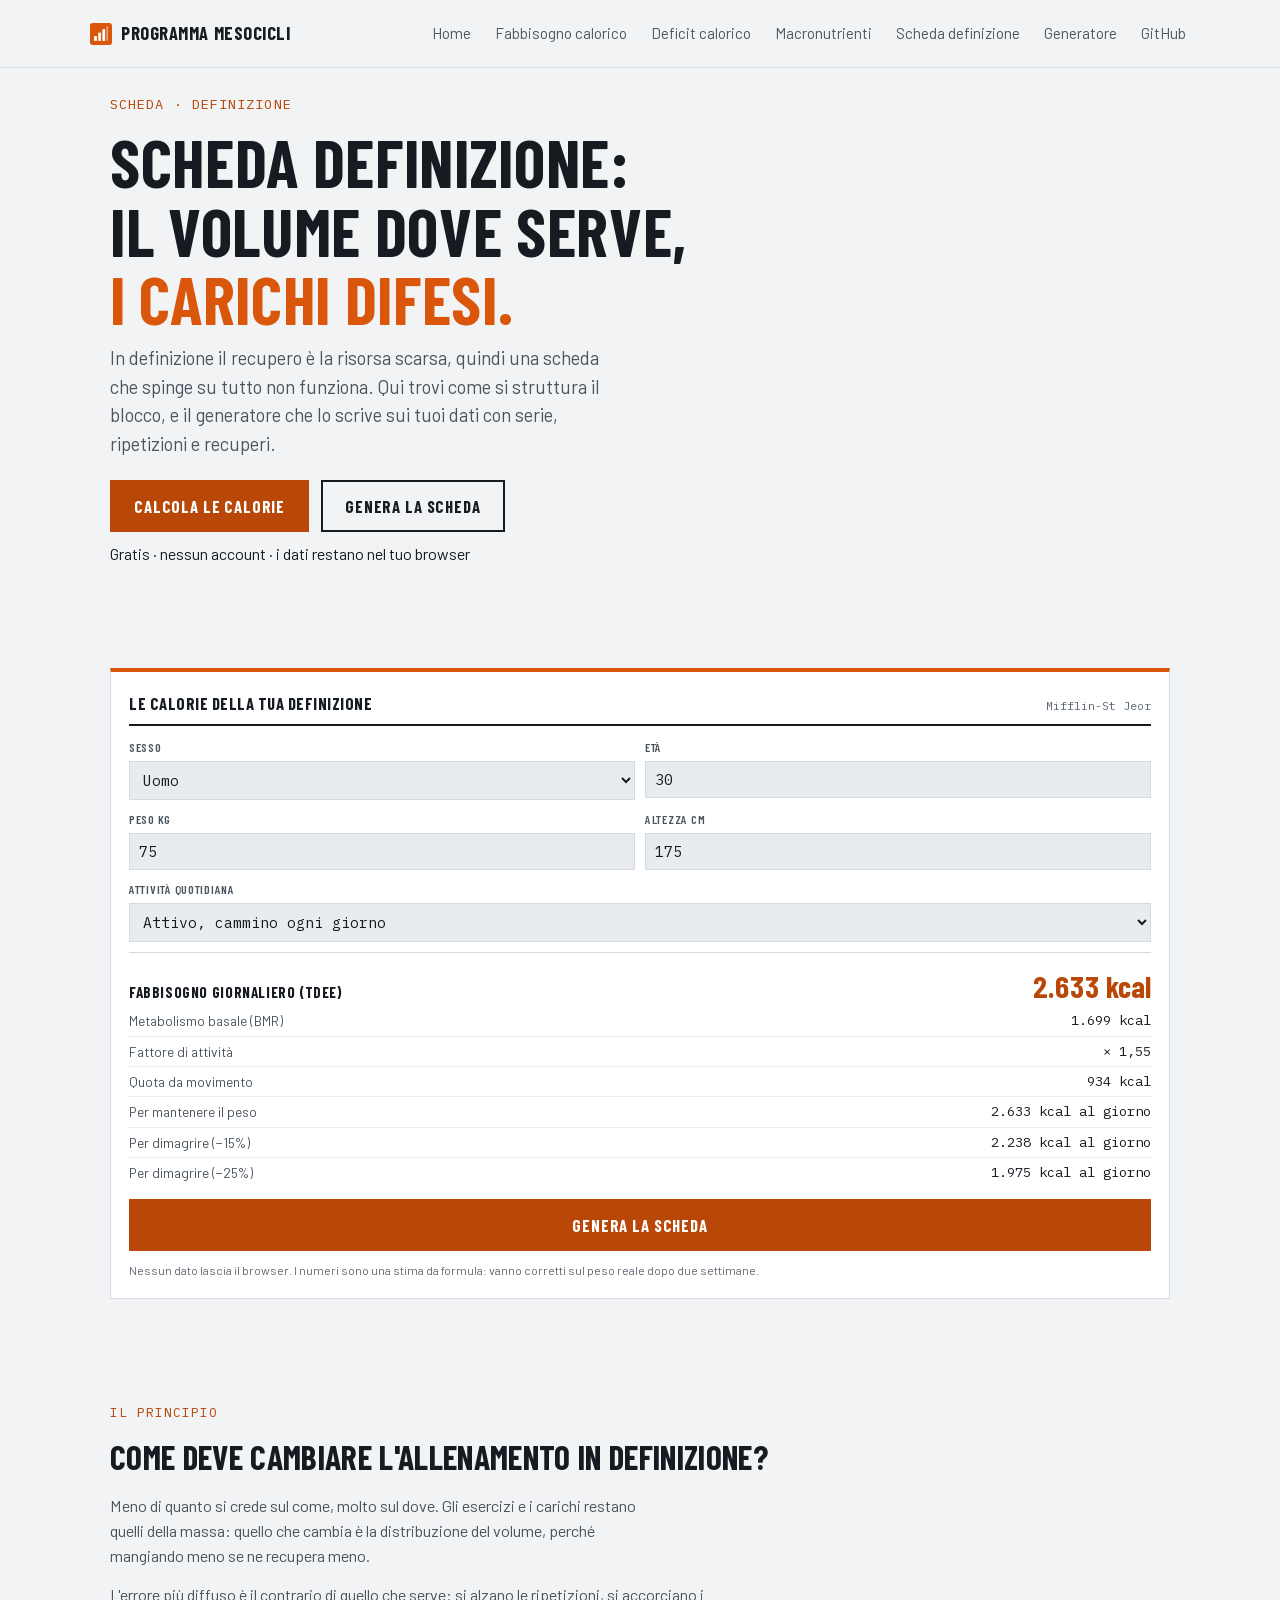
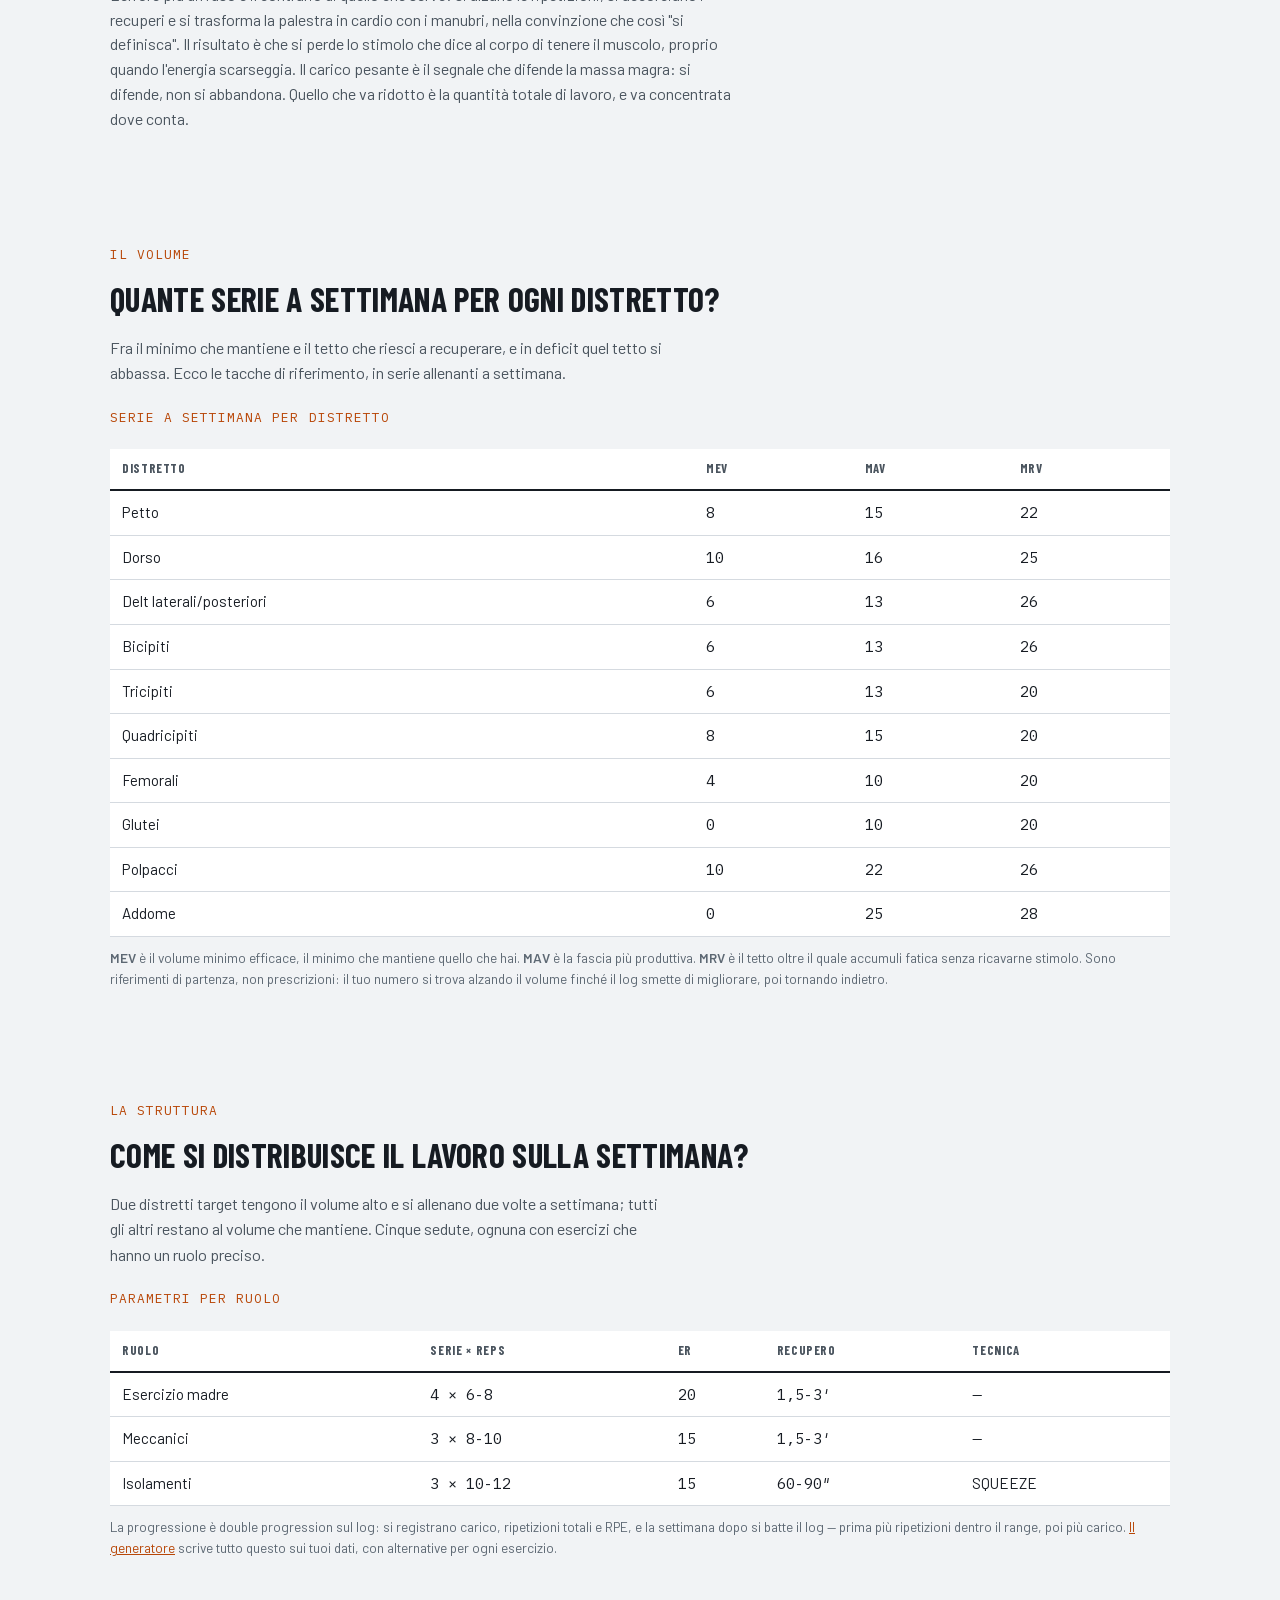
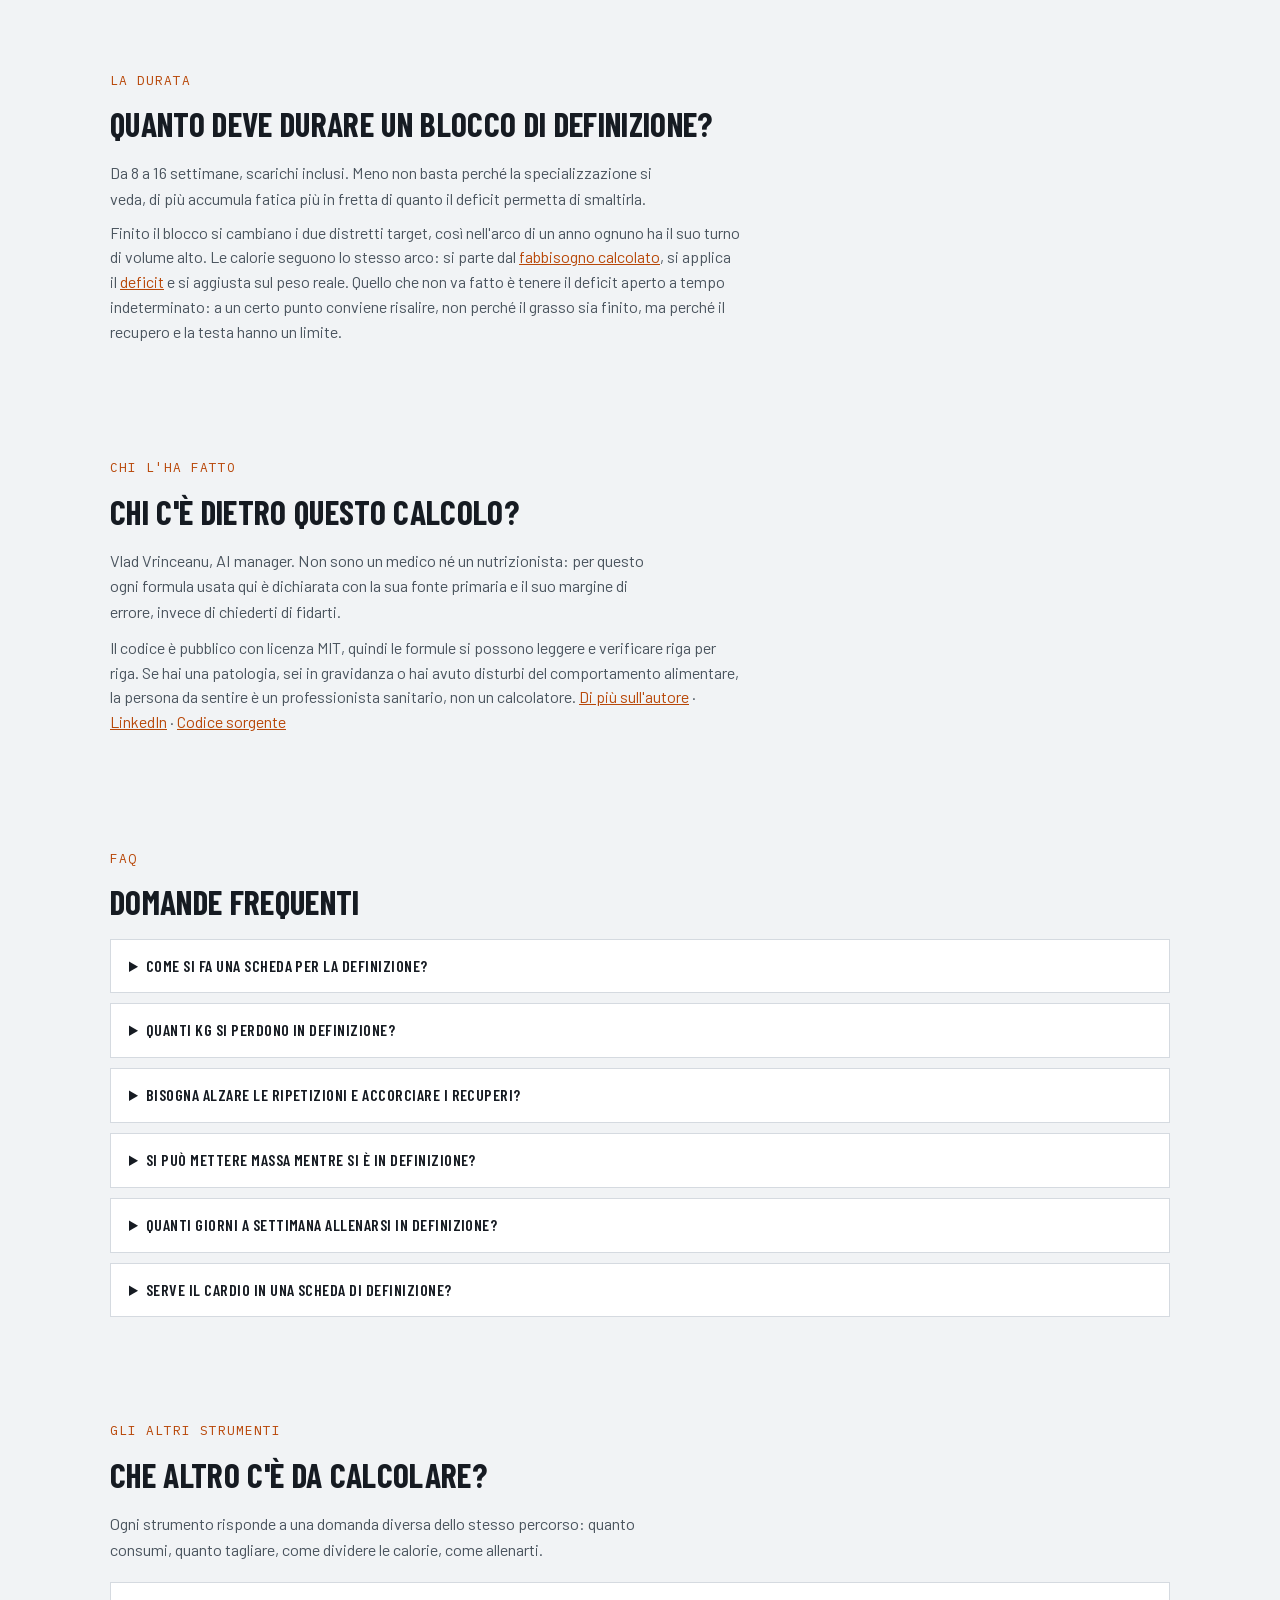
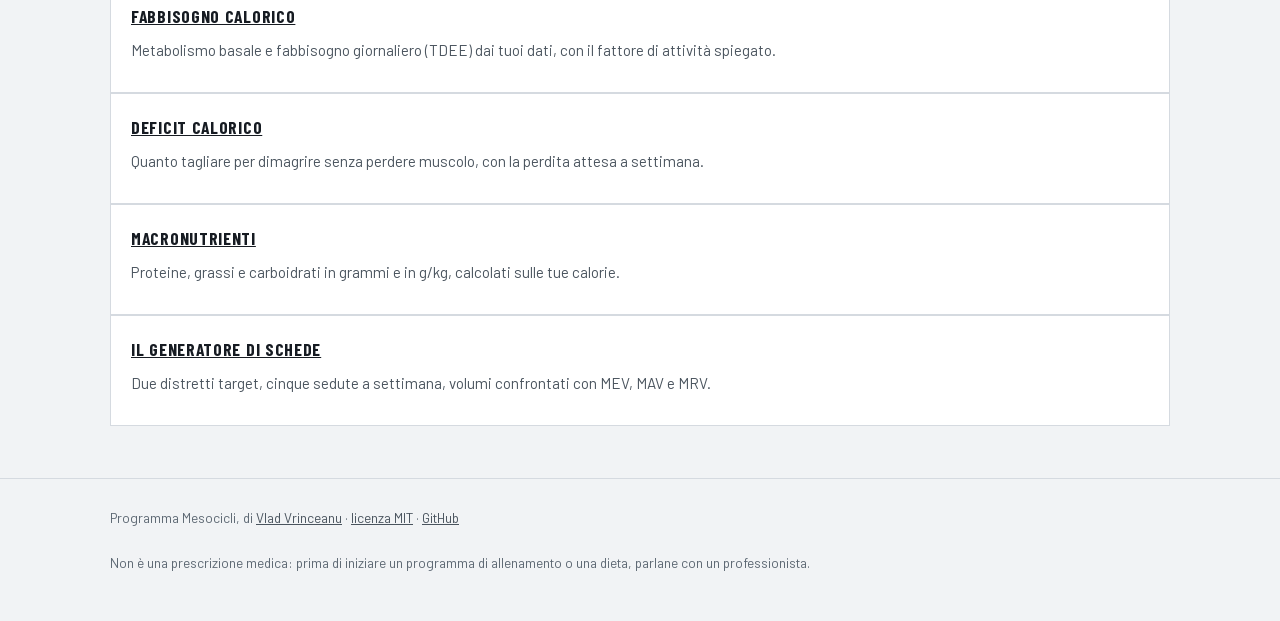
<file: scheda-definizione/index.html>
<!doctype html>
<html lang="it">
<head>
<meta charset="utf-8">
<meta name="viewport" content="width=device-width, initial-scale=1">
<title>Scheda definizione: allenarsi in deficit calorico</title>
<meta name="description" content="Come si costruisce una scheda di definizione: volume su due distretti, carichi difesi, cinque sedute. Con il generatore che la scrive. Gratis.">
<link rel="canonical" href="https://programma-mesocicli.vercel.app/scheda-definizione/">
<meta name="robots" content="index,follow,max-snippet:-1,max-image-preview:large,max-video-preview:-1">
<meta name="author" content="Programma Mesocicli">
<link rel="alternate" hreflang="it-IT" href="https://programma-mesocicli.vercel.app/scheda-definizione/">
<link rel="alternate" hreflang="x-default" href="https://programma-mesocicli.vercel.app/scheda-definizione/">
<meta name="theme-color" media="(prefers-color-scheme: light)" content="#F1F3F5">
<meta name="theme-color" media="(prefers-color-scheme: dark)" content="#13171C">
<meta property="og:type" content="website">
<meta property="og:site_name" content="Programma Mesocicli">
<meta property="og:title" content="Scheda per la definizione muscolare">
<meta property="og:description" content="Come si costruisce una scheda di definizione: volume su due distretti, carichi difesi, cinque sedute. Con il generatore che la scrive. Gratis.">
<meta property="og:url" content="https://programma-mesocicli.vercel.app/scheda-definizione/">
<meta property="og:image" content="https://programma-mesocicli.vercel.app/assets/og.png">
<meta property="og:image:width" content="1200">
<meta property="og:image:height" content="630">
<meta property="og:locale" content="it_IT">
<meta name="twitter:card" content="summary_large_image">
<meta name="twitter:title" content="Scheda per la definizione muscolare">
<meta name="twitter:description" content="Come si costruisce una scheda di definizione: volume su due distretti, carichi difesi, cinque sedute. Con il generatore che la scrive. Gratis.">
<meta name="twitter:image" content="https://programma-mesocicli.vercel.app/assets/og.png">
<link rel="icon" href="../assets/favicon.svg" type="image/svg+xml">
<link rel="apple-touch-icon" href="../assets/apple-touch-icon.png">
<link rel="preload" href="../assets/fonts/barlow-condensed-700-latin.woff2" as="font" type="font/woff2" crossorigin>
<link rel="preload" href="../assets/fonts/barlow-400-latin.woff2" as="font" type="font/woff2" crossorigin>
<script type="application/ld+json">
{
  "@context": "https://schema.org",
  "@graph": [
    {
      "@type": "Person",
      "@id": "https://programma-mesocicli.vercel.app/#autore",
      "name": "Vlad Vrinceanu",
      "url": "https://programma-mesocicli.vercel.app/#autore",
      "jobTitle": "AI manager",
      "sameAs": [
        "https://www.linkedin.com/in/vladvrinceanu/",
        "https://github.com/uppifyagency"
      ],
      "description": "Autore e sviluppatore di Programma Mesocicli, strumento open source per il calcolo delle calorie della definizione e la programmazione dell'allenamento. Non e un professionista sanitario."
    },
    {
      "@type": "Organization",
      "@id": "https://programma-mesocicli.vercel.app/#organization",
      "name": "Programma Mesocicli",
      "url": "https://programma-mesocicli.vercel.app/",
      "founder": {
        "@id": "https://programma-mesocicli.vercel.app/#autore"
      },
      "sameAs": [
        "https://github.com/uppifyagency/programma-mesocicli"
      ]
    },
    {
      "@type": "WebPage",
      "@id": "https://programma-mesocicli.vercel.app/scheda-definizione/#webpage",
      "url": "https://programma-mesocicli.vercel.app/scheda-definizione/",
      "name": "Scheda definizione: allenarsi in deficit calorico",
      "description": "Come si costruisce una scheda di definizione: volume su due distretti, carichi difesi, cinque sedute. Con il generatore che la scrive. Gratis.",
      "inLanguage": "it-IT",
      "isPartOf": {
        "@id": "https://programma-mesocicli.vercel.app/#website"
      },
      "author": {
        "@id": "https://programma-mesocicli.vercel.app/#autore"
      },
      "publisher": {
        "@id": "https://programma-mesocicli.vercel.app/#organization"
      },
      "datePublished": "2026-08-26",
      "dateModified": "2026-08-26",
      "breadcrumb": {
        "@id": "https://programma-mesocicli.vercel.app/scheda-definizione/#breadcrumb"
      },
      "about": [
        {
          "@type": "Thing",
          "name": "Definizione muscolare"
        },
        {
          "@type": "Thing",
          "name": "Volume di allenamento"
        },
        {
          "@type": "Thing",
          "name": "Mesociclo di specializzazione"
        },
        {
          "@type": "Thing",
          "name": "Volume minimo efficace"
        },
        {
          "@type": "Thing",
          "name": "Volume massimo recuperabile"
        }
      ],
      "primaryImageOfPage": {
        "@type": "ImageObject",
        "url": "https://programma-mesocicli.vercel.app/assets/og.png"
      },
      "citation": [
        {
          "@type": "ScholarlyArticle",
          "name": "Dose-response relationship between weekly resistance training volume and increases in muscle mass",
          "datePublished": "2017",
          "isPartOf": {
            "@type": "Periodical",
            "name": "Journal of Sports Sciences"
          }
        }
      ]
    },
    {
      "@type": "BreadcrumbList",
      "@id": "https://programma-mesocicli.vercel.app/scheda-definizione/#breadcrumb",
      "itemListElement": [
        {
          "@type": "ListItem",
          "position": 1,
          "name": "Programma Mesocicli",
          "item": "https://programma-mesocicli.vercel.app/"
        },
        {
          "@type": "ListItem",
          "position": 2,
          "name": "Scheda definizione",
          "item": "https://programma-mesocicli.vercel.app/scheda-definizione/"
        }
      ]
    },
    {
      "@type": [
        "SoftwareApplication",
        "WebApplication"
      ],
      "@id": "https://programma-mesocicli.vercel.app/scheda-definizione/#tool",
      "name": "Generatore di schede di definizione",
      "url": "https://programma-mesocicli.vercel.app/scheda-definizione/",
      "applicationCategory": "HealthApplication",
      "applicationSubCategory": "Fitness",
      "operatingSystem": "Qualsiasi browser web",
      "inLanguage": "it-IT",
      "isAccessibleForFree": true,
      "offers": {
        "@type": "Offer",
        "price": "0",
        "priceCurrency": "EUR",
        "availability": "https://schema.org/InStock"
      },
      "license": "https://github.com/uppifyagency/programma-mesocicli/blob/main/LICENSE",
      "codeRepository": "https://github.com/uppifyagency/programma-mesocicli",
      "publisher": {
        "@id": "https://programma-mesocicli.vercel.app/#organization"
      },
      "author": {
        "@id": "https://programma-mesocicli.vercel.app/#autore"
      },
      "description": "Come si costruisce una scheda di definizione: volume su due distretti, carichi difesi, cinque sedute. Con il generatore che la scrive. Gratis."
    },
    {
      "@type": "FAQPage",
      "@id": "https://programma-mesocicli.vercel.app/scheda-definizione/#faq",
      "inLanguage": "it-IT",
      "isPartOf": {
        "@id": "https://programma-mesocicli.vercel.app/scheda-definizione/#webpage"
      },
      "mainEntity": [
        {
          "@type": "Question",
          "name": "Come si fa una scheda per la definizione?",
          "acceptedAnswer": {
            "@type": "Answer",
            "text": "Si concentra il volume alto su due distretti e si tiene tutto il resto al volume di mantenimento, distribuendo il lavoro su cinque sedute a settimana. Gli esercizi e i carichi restano quelli di un blocco di massa: quello che cambia è quanto lavoro totale ti puoi permettere, perché in deficit calorico il recupero è ridotto. Ogni seduta apre con un esercizio pesante, prosegue con i multiarticolari e chiude con gli isolamenti."
          }
        },
        {
          "@type": "Question",
          "name": "Quanti kg si perdono in definizione?",
          "acceptedAnswer": {
            "@type": "Answer",
            "text": "Dipende dalla durata del blocco e da quanto grasso c'è da perdere, ma il ritmo sostenibile è intorno allo 0,5-0,8% del peso corporeo a settimana. Su 80 kg significa 0,4-0,65 kg a settimana, cioè 5-10 kg in un blocco di 12-16 settimane. La prima settimana il calo è quasi sempre più marcato per acqua e glicogeno, e non va contato come grasso perso."
          }
        },
        {
          "@type": "Question",
          "name": "Bisogna alzare le ripetizioni e accorciare i recuperi?",
          "acceptedAnswer": {
            "@type": "Answer",
            "text": "No, ed è l'errore più diffuso. Alzare le ripetizioni e togliere recupero riduce il carico che riesci a muovere, cioè proprio il segnale che dice al corpo di conservare il muscolo mentre l'energia scarseggia. Il grasso lo perde il deficit calorico, non la sensazione di fatica in palestra. In definizione i carichi si difendono: quello che si riduce è la quantità totale di lavoro."
          }
        },
        {
          "@type": "Question",
          "name": "Si può mettere massa mentre si è in definizione?",
          "acceptedAnswer": {
            "@type": "Answer",
            "text": "Per chi si allena da anni, quasi mai: in deficit la crescita rallenta o si ferma, e l'obiettivo realistico è conservare la massa magra. Chi si allena da poco, riparte dopo una lunga pausa o ha molto grasso da perdere può ancora guadagnare qualcosa, ed è il motivo per cui il volume alto va comunque messo da qualche parte invece che spalmato su tutto il corpo."
          }
        },
        {
          "@type": "Question",
          "name": "Quanti giorni a settimana allenarsi in definizione?",
          "acceptedAnswer": {
            "@type": "Answer",
            "text": "Cinque sedute è la frequenza su cui è costruito il generatore: consente di allenare i due distretti target due volte ciascuno e di tenere tutti gli altri sopra il volume di mantenimento. Con meno sedute un cut resta possibile, ma il volume si comprime in sessioni più lunghe, che in deficit sono più difficili da recuperare."
          }
        },
        {
          "@type": "Question",
          "name": "Serve il cardio in una scheda di definizione?",
          "acceptedAnswer": {
            "@type": "Answer",
            "text": "Non è obbligatorio: il deficit si crea con la dieta. Il cardio serve quando tagliare ancora il cibo diventa insostenibile, ma consuma lo stesso recupero dell'allenamento coi pesi. A parità di calorie, aumentare i passi quotidiani è più efficiente: il riferimento è 15.000 passi al giorno, che muovono più energia di una sessione di cardio e costano molto meno."
          }
        }
      ]
    }
  ]
}
</script>
<style>
@font-face{font-family:"Barlow Fallback";src:local("Arial"),local("Helvetica Neue"),local("Liberation Sans");size-adjust:97.6%;ascent-override:100%;descent-override:20%;line-gap-override:0%;}
@font-face{font-family:"IBM Plex Mono Fallback";src:local("Courier New"),local("Liberation Mono");size-adjust:100%;ascent-override:102.5%;descent-override:27.5%;line-gap-override:0%;}
@font-face { font-family: 'Barlow'; font-style: normal; font-weight: 400; font-display: swap; src: url(../assets/fonts/barlow-400-latin-ext.woff2) format('woff2'); unicode-range: U+0100-02BA, U+02BD-02C5, U+02C7-02CC, U+02CE-02D7, U+02DD-02FF, U+0304, U+0308, U+0329, U+1D00-1DBF, U+1E00-1E9F, U+1EF2-1EFF, U+2020, U+20A0-20AB, U+20AD-20C0, U+2113, U+2C60-2C7F, U+A720-A7FF; }
@font-face { font-family: 'Barlow'; font-style: normal; font-weight: 400; font-display: swap; src: url(../assets/fonts/barlow-400-latin.woff2) format('woff2'); unicode-range: U+0000-00FF, U+0131, U+0152-0153, U+02BB-02BC, U+02C6, U+02DA, U+02DC, U+0304, U+0308, U+0329, U+2000-206F, U+20AC, U+2122, U+2191, U+2193, U+2212, U+2215, U+FEFF, U+FFFD; }
@font-face { font-family: 'Barlow'; font-style: normal; font-weight: 600; font-display: swap; src: url(../assets/fonts/barlow-600-latin-ext.woff2) format('woff2'); unicode-range: U+0100-02BA, U+02BD-02C5, U+02C7-02CC, U+02CE-02D7, U+02DD-02FF, U+0304, U+0308, U+0329, U+1D00-1DBF, U+1E00-1E9F, U+1EF2-1EFF, U+2020, U+20A0-20AB, U+20AD-20C0, U+2113, U+2C60-2C7F, U+A720-A7FF; }
@font-face { font-family: 'Barlow'; font-style: normal; font-weight: 600; font-display: swap; src: url(../assets/fonts/barlow-600-latin.woff2) format('woff2'); unicode-range: U+0000-00FF, U+0131, U+0152-0153, U+02BB-02BC, U+02C6, U+02DA, U+02DC, U+0304, U+0308, U+0329, U+2000-206F, U+20AC, U+2122, U+2191, U+2193, U+2212, U+2215, U+FEFF, U+FFFD; }
@font-face { font-family: 'Barlow Condensed'; font-style: normal; font-weight: 600; font-display: swap; src: url(../assets/fonts/barlow-condensed-600-latin-ext.woff2) format('woff2'); unicode-range: U+0100-02BA, U+02BD-02C5, U+02C7-02CC, U+02CE-02D7, U+02DD-02FF, U+0304, U+0308, U+0329, U+1D00-1DBF, U+1E00-1E9F, U+1EF2-1EFF, U+2020, U+20A0-20AB, U+20AD-20C0, U+2113, U+2C60-2C7F, U+A720-A7FF; }
@font-face { font-family: 'Barlow Condensed'; font-style: normal; font-weight: 600; font-display: swap; src: url(../assets/fonts/barlow-condensed-600-latin.woff2) format('woff2'); unicode-range: U+0000-00FF, U+0131, U+0152-0153, U+02BB-02BC, U+02C6, U+02DA, U+02DC, U+0304, U+0308, U+0329, U+2000-206F, U+20AC, U+2122, U+2191, U+2193, U+2212, U+2215, U+FEFF, U+FFFD; }
@font-face { font-family: 'Barlow Condensed'; font-style: normal; font-weight: 700; font-display: swap; src: url(../assets/fonts/barlow-condensed-700-latin-ext.woff2) format('woff2'); unicode-range: U+0100-02BA, U+02BD-02C5, U+02C7-02CC, U+02CE-02D7, U+02DD-02FF, U+0304, U+0308, U+0329, U+1D00-1DBF, U+1E00-1E9F, U+1EF2-1EFF, U+2020, U+20A0-20AB, U+20AD-20C0, U+2113, U+2C60-2C7F, U+A720-A7FF; }
@font-face { font-family: 'Barlow Condensed'; font-style: normal; font-weight: 700; font-display: swap; src: url(../assets/fonts/barlow-condensed-700-latin.woff2) format('woff2'); unicode-range: U+0000-00FF, U+0131, U+0152-0153, U+02BB-02BC, U+02C6, U+02DA, U+02DC, U+0304, U+0308, U+0329, U+2000-206F, U+20AC, U+2122, U+2191, U+2193, U+2212, U+2215, U+FEFF, U+FFFD; }
@font-face { font-family: 'IBM Plex Mono'; font-style: normal; font-weight: 400; font-display: swap; src: url(../assets/fonts/ibm-plex-mono-400-latin-ext.woff2) format('woff2'); unicode-range: U+0100-02BA, U+02BD-02C5, U+02C7-02CC, U+02CE-02D7, U+02DD-02FF, U+0304, U+0308, U+0329, U+1D00-1DBF, U+1E00-1E9F, U+1EF2-1EFF, U+2020, U+20A0-20AB, U+20AD-20C0, U+2113, U+2C60-2C7F, U+A720-A7FF; }
@font-face { font-family: 'IBM Plex Mono'; font-style: normal; font-weight: 400; font-display: swap; src: url(../assets/fonts/ibm-plex-mono-400-latin.woff2) format('woff2'); unicode-range: U+0000-00FF, U+0131, U+0152-0153, U+02BB-02BC, U+02C6, U+02DA, U+02DC, U+0304, U+0308, U+0329, U+2000-206F, U+20AC, U+2122, U+2191, U+2193, U+2212, U+2215, U+FEFF, U+FFFD; }
@font-face { font-family: 'IBM Plex Mono'; font-style: normal; font-weight: 600; font-display: swap; src: url(../assets/fonts/ibm-plex-mono-600-latin-ext.woff2) format('woff2'); unicode-range: U+0100-02BA, U+02BD-02C5, U+02C7-02CC, U+02CE-02D7, U+02DD-02FF, U+0304, U+0308, U+0329, U+1D00-1DBF, U+1E00-1E9F, U+1EF2-1EFF, U+2020, U+20A0-20AB, U+20AD-20C0, U+2113, U+2C60-2C7F, U+A720-A7FF; }
@font-face { font-family: 'IBM Plex Mono'; font-style: normal; font-weight: 600; font-display: swap; src: url(../assets/fonts/ibm-plex-mono-600-latin.woff2) format('woff2'); unicode-range: U+0000-00FF, U+0131, U+0152-0153, U+02BB-02BC, U+02C6, U+02DA, U+02DC, U+0304, U+0308, U+0329, U+2000-206F, U+20AC, U+2122, U+2191, U+2193, U+2212, U+2215, U+FEFF, U+FFFD; }
@font-face{font-family:"Barlow Condensed Fallback";src:local("Arial Narrow");size-adjust:88%;}
:root{
  --bg:#F1F3F5; --surface:#FFFFFF; --surface2:#E9ECEF; --ink:#161B22; --ink2:#4A545E; --ink3:#5D6873;
  --line:#D5DAE0; --accent:#D9560B; --accent-text:#B84708; --accent-ink:#FFFFFF; --accent-soft:#FBE9DD;
  --ok:#2E7D46; --warn:#B07C0A; --crit:#B3362A;
}
@media (prefers-color-scheme: dark){
  :root:not([data-theme="light"]){
    --bg:#13171C; --surface:#1B2128; --surface2:#232A33; --ink:#E8ECEF; --ink2:#A8B2BC; --ink3:#87929D;
    --line:#313A44; --accent:#F0762E; --accent-text:#F0762E; --accent-ink:#181206; --accent-soft:#3A2617;
    --ok:#5CB878; --warn:#D9A93C; --crit:#E06A5D;
  }
}
:root[data-theme="dark"]{
  --bg:#13171C; --surface:#1B2128; --surface2:#232A33; --ink:#E8ECEF; --ink2:#A8B2BC; --ink3:#87929D;
  --line:#313A44; --accent:#F0762E; --accent-text:#F0762E; --accent-ink:#181206; --accent-soft:#3A2617;
  --ok:#5CB878; --warn:#D9A93C; --crit:#E06A5D;
}
*{box-sizing:border-box}
html{scroll-behavior:smooth}
@media (prefers-reduced-motion: reduce){ html{scroll-behavior:auto} }
body{margin:0; background:var(--bg); color:var(--ink); font-family:Barlow,"Barlow Fallback",system-ui,sans-serif; font-size:16px; line-height:1.55;}
h1,h2,h3{font-family:"Barlow Condensed","Barlow Condensed Fallback","Arial Narrow",sans-serif; margin:0; text-wrap:balance; text-transform:uppercase; letter-spacing:.01em;}
h1{font-size:clamp(2.4rem,6vw,4.2rem); font-weight:700; line-height:1.02;}
h2{font-size:clamp(1.5rem,3vw,2.1rem); font-weight:700;}
h3{font-size:1.1rem; font-weight:700; letter-spacing:.04em;}
p{margin:.6em 0}
a{color:var(--accent-text)}
.mono{font-family:"IBM Plex Mono","IBM Plex Mono Fallback",ui-monospace,monospace; font-variant-numeric:tabular-nums;}
.wrap{max-width:1100px; margin:0 auto; padding:0 20px;}
.skip{position:absolute; left:-9999px; top:0; background:var(--accent-text); color:var(--accent-ink); padding:8px 14px; z-index:99;}
.skip:focus{left:12px; top:12px;}
header.site{position:sticky; top:0; z-index:10; background:var(--bg); border-bottom:1px solid var(--line);}
.nav{display:flex; align-items:center; gap:18px; padding:12px 0; flex-wrap:wrap;}
.brand{display:flex; align-items:center; gap:9px; font-family:"Barlow Condensed","Barlow Condensed Fallback",sans-serif; font-weight:700; text-transform:uppercase; font-size:1.15rem; color:var(--ink); text-decoration:none; letter-spacing:.03em;}
.brand svg{flex:0 0 auto}
.nav nav{display:flex; gap:16px; flex-wrap:wrap; margin-left:auto;}
.nav nav a{color:var(--ink2); text-decoration:none; font-size:.94rem; padding:10px 4px; display:inline-block;}
.nav nav a:hover{color:var(--ink)}
.btn{display:inline-block; background:var(--accent-text); color:var(--accent-ink); text-decoration:none; font-family:"Barlow Condensed","Barlow Condensed Fallback",sans-serif; font-weight:700; text-transform:uppercase; letter-spacing:.05em; padding:11px 22px; font-size:1.05rem; border:2px solid var(--accent-text);}
.btn:hover{filter:brightness(1.06)}
.btn.ghost{background:transparent; color:var(--ink); border-color:var(--ink);}
.btn:focus-visible, a:focus-visible, summary:focus-visible{outline:3px solid var(--accent); outline-offset:2px;}
.hero{padding:64px 0 40px; display:grid; grid-template-columns:1.15fr .85fr; gap:36px; align-items:center;}
@media (max-width:860px){ .hero{grid-template-columns:1fr; padding-top:40px;} }
.hero .kicker{font-family:"IBM Plex Mono","IBM Plex Mono Fallback",monospace; color:var(--accent-text); font-size:.85rem; letter-spacing:.08em; text-transform:uppercase; margin-bottom:12px;}
.hero p.lead{font-size:1.15rem; color:var(--ink2); max-width:52ch;}
.cta{display:flex; gap:12px; flex-wrap:wrap; margin-top:22px;}
.hero .fine{font-size:.85rem; color:var(--ink3); margin-top:14px;}
.mock{background:var(--surface); border:1px solid var(--line); padding:18px;}
.mock .mk-head{display:flex; justify-content:space-between; align-items:baseline; border-bottom:2px solid var(--ink); padding-bottom:8px; margin-bottom:10px;}
.mock .mk-head b{font-family:"Barlow Condensed","Barlow Condensed Fallback",sans-serif; text-transform:uppercase; font-size:1rem;}
.mock .mk-head span{font-family:"IBM Plex Mono","IBM Plex Mono Fallback",monospace; font-size:.75rem; color:var(--ink3);}
.mock table{width:100%; border-collapse:collapse; font-size:.78rem;}
.mock td{padding:5px 4px; border-bottom:1px solid var(--line);}
.mock td:last-child{text-align:right; font-family:"IBM Plex Mono","IBM Plex Mono Fallback",monospace; color:var(--ink2); white-space:nowrap;}
.mock .tagx{display:inline-block; background:var(--accent-soft); border:1px solid var(--accent); font-size:.62rem; padding:0 5px; text-transform:uppercase; font-family:"Barlow Condensed","Barlow Condensed Fallback",sans-serif; font-weight:600; margin-left:5px;}
.mock .bars{margin-top:12px;}
.mock .brow{display:grid; grid-template-columns:78px 1fr 34px; gap:8px; align-items:center; font-size:.72rem; padding:3px 0;}
.mock .brow .lbl{font-family:"Barlow Condensed","Barlow Condensed Fallback",sans-serif; text-transform:uppercase; font-weight:600;}
.mock .track{position:relative; height:10px; background:var(--surface2); border:1px solid var(--line);}
.mock .fill{position:absolute; inset:0 auto 0 0;}
.mock .tick{position:absolute; top:-2px; bottom:-2px; width:2px; background:var(--ink3);}
.mock .brow .num{font-family:"IBM Plex Mono","IBM Plex Mono Fallback",monospace; text-align:right; color:var(--ink2);}
.stats{display:grid; grid-template-columns:repeat(4,1fr); gap:12px; padding:26px 0; border-top:1px solid var(--line); border-bottom:1px solid var(--line);}
@media (max-width:700px){ .stats{grid-template-columns:repeat(2,1fr);} }
.stat .n{font-family:"Barlow Condensed","Barlow Condensed Fallback",sans-serif; font-weight:700; font-size:2.2rem; color:var(--accent); line-height:1;}
.stat .l{font-size:.85rem; color:var(--ink2); text-transform:uppercase; letter-spacing:.05em; font-family:"Barlow Condensed","Barlow Condensed Fallback",sans-serif; font-weight:600;}
section{padding:52px 0;}
section .eyebrow{font-family:"IBM Plex Mono","IBM Plex Mono Fallback",monospace; color:var(--accent-text); font-size:.8rem; text-transform:uppercase; letter-spacing:.08em; margin-bottom:8px;}
.cards{display:grid; grid-template-columns:repeat(3,1fr); gap:14px; margin-top:24px;}
@media (max-width:860px){ .cards{grid-template-columns:1fr;} }
.card{background:var(--surface); border:1px solid var(--line); padding:20px;}
.card .num{font-family:"IBM Plex Mono","IBM Plex Mono Fallback",monospace; color:var(--accent-text); font-size:.8rem; margin-bottom:8px;}
.card p{color:var(--ink2); font-size:.95rem;}
table.params{border-collapse:collapse; width:100%; margin-top:22px; font-size:.95rem; background:var(--surface);}
table.params th{font-family:"Barlow Condensed","Barlow Condensed Fallback",sans-serif; text-transform:uppercase; letter-spacing:.05em; font-size:.8rem; color:var(--ink2); text-align:left; padding:10px 12px; border-bottom:2px solid var(--ink);}
table.params td{padding:10px 12px; border-bottom:1px solid var(--line);}
table.params td.mono{white-space:nowrap;}
.tablewrap{overflow-x:auto; border:1px solid var(--line);}
.split{display:grid; grid-template-columns:1fr 1fr; gap:32px; align-items:start; margin-top:20px;}
@media (max-width:860px){ .split{grid-template-columns:1fr;} }
ul.checks{list-style:none; padding:0; margin:14px 0 0;}
ul.checks li{padding:7px 0 7px 26px; position:relative; color:var(--ink2);}
ul.checks li::before{content:""; position:absolute; left:2px; top:14px; width:12px; height:12px; background:var(--accent);}
ul.checks li b{color:var(--ink)}
.oss{background:var(--surface); border:1px solid var(--line); border-left:4px solid var(--accent); padding:26px;}
.sr-only{position:absolute;width:1px;height:1px;padding:0;margin:-1px;overflow:hidden;clip:rect(0 0 0 0);white-space:nowrap;border:0;}
.lead-a{color:var(--ink2); font-size:1.02rem; max-width:62ch; margin:10px 0 0;}
.faq details{background:var(--surface); border:1px solid var(--line); margin-top:10px;}
.faq summary{cursor:pointer; padding:14px 18px; font-family:"Barlow Condensed","Barlow Condensed Fallback",sans-serif; font-weight:600; text-transform:uppercase; letter-spacing:.03em; font-size:1rem;}
.faq details[open] summary{border-bottom:1px solid var(--line);}
.faq .a{padding:12px 18px 16px; color:var(--ink2); font-size:.95rem;}
footer.site{border-top:1px solid var(--line); padding:28px 0 48px; color:var(--ink3); font-size:.85rem;}
footer.site a{color:var(--ink2)}
.footgrid{display:flex; gap:24px; flex-wrap:wrap; justify-content:space-between;}
/* calcolatore del cut in pagina */
.calc{background:var(--surface); border:1px solid var(--line); border-top:4px solid var(--accent); padding:18px;}
.calc .mk-head{display:flex; justify-content:space-between; align-items:baseline; border-bottom:2px solid var(--ink); padding-bottom:8px; margin-bottom:12px;}
.calc .mk-head b{font-family:"Barlow Condensed","Barlow Condensed Fallback",sans-serif; text-transform:uppercase; font-size:1.05rem; letter-spacing:.03em;}
.calc .mk-head span{font-family:"IBM Plex Mono","IBM Plex Mono Fallback",monospace; font-size:.72rem; color:var(--ink3);}
.calc .crow{display:grid; grid-template-columns:1fr 1fr; gap:10px;}
.calc .fld{margin-bottom:10px;}
.calc label{display:block; font-family:"Barlow Condensed","Barlow Condensed Fallback",sans-serif; font-weight:600; text-transform:uppercase; letter-spacing:.06em; font-size:.76rem; color:var(--ink2); margin-bottom:4px;}
.calc input, .calc select{width:100%; border:1px solid var(--line); background:var(--surface2); color:var(--ink); padding:8px 9px; font-family:"IBM Plex Mono","IBM Plex Mono Fallback",monospace; font-size:.92rem;}
.calc input:focus-visible, .calc select:focus-visible{outline:3px solid var(--accent); outline-offset:1px;}
.cout{border-top:1px solid var(--line); margin-top:6px; padding-top:10px;}
.cout .r{display:flex; justify-content:space-between; gap:10px; font-size:.86rem; padding:4px 0; border-bottom:1px dotted var(--line);}
.cout .r:last-child{border-bottom:0;}
.cout .r .k{color:var(--ink2);}
.cout .r .v{font-family:"IBM Plex Mono","IBM Plex Mono Fallback",monospace; font-variant-numeric:tabular-nums; white-space:nowrap;}
.cout .r.big{border-bottom:0; align-items:baseline; padding:8px 0 2px;}
.cout .r.big .k{font-family:"Barlow Condensed","Barlow Condensed Fallback",sans-serif; font-weight:700; text-transform:uppercase; letter-spacing:.04em; font-size:.95rem; color:var(--ink);}
.cout .r.big .v{font-family:"Barlow Condensed","Barlow Condensed Fallback",sans-serif; font-weight:700; font-size:1.9rem; color:var(--accent-text); line-height:1;}
.calc .go{display:block; text-align:center; margin-top:12px;}
.calc .fine{font-size:.76rem; color:var(--ink3); margin:10px 0 0;}
</style>
</head>
<body>
<a class="skip" href="#contenuto">Salta al contenuto</a>
<header class="site">
  <div class="wrap nav">
    <a class="brand" href="../" aria-label="Programma Mesocicli, torna in cima">
      <svg width="22" height="22" viewBox="0 0 64 64" aria-hidden="true"><rect width="64" height="64" rx="8" fill="var(--accent)"/><rect x="12" y="38" width="8" height="14" fill="#fff"/><rect x="24" y="28" width="8" height="24" fill="#fff"/><rect x="36" y="18" width="8" height="34" fill="#fff"/><rect x="48" y="10" width="4" height="42" fill="#fff" opacity=".55"/></svg>
      Programma Mesocicli
    </a>
    <nav aria-label="Navigazione principale">
      <a href="../">Home</a>
      <a href="../calcolo-fabbisogno-calorico/">Fabbisogno calorico</a>
      <a href="../deficit-calorico/">Deficit calorico</a>
      <a href="../calcolo-macronutrienti/">Macronutrienti</a>
      <a href="#top" aria-current="page">Scheda definizione</a>
      <a href="../app/">Generatore</a>
      <a href="https://github.com/uppifyagency/programma-mesocicli" rel="noopener">GitHub</a>
    </nav>
  </div>
</header>
<div class="wrap" id="top">
  <div class="hero" style="padding-top:26px">
    <div>
      <div class="kicker">Scheda · definizione</div>
      <h1>Scheda definizione:<br>il volume dove serve,<br><span style="color:var(--accent)">i carichi difesi.</span></h1>
      <p class="lead">In definizione il recupero è la risorsa scarsa, quindi una scheda che spinge su tutto non funziona. Qui trovi come si struttura il blocco, e il generatore che lo scrive sui tuoi dati con serie, ripetizioni e recuperi.</p>
      <div class="cta">
        <a class="btn" href="#strumento">Calcola le calorie</a>
        <a class="btn ghost" href="../app/">Genera la scheda</a>
      </div>
      <p class="micro">Gratis · nessun account · i dati restano nel tuo browser</p>
    </div>
  </div>
</div>

<main id="contenuto">
<div class="wrap">
  <section id="strumento" aria-labelledby="h-strumento">
    <h2 id="h-strumento" class="sr-only">Generatore di schede di definizione</h2>
    <form class="calc" id="strumento-form" onsubmit="return false">
      <div class="mk-head"><b>Le calorie della tua definizione</b><span>Mifflin-St Jeor</span></div>
      <div class="crow">
        <div class="fld"><label for="c-sesso">Sesso</label>
          <select id="c-sesso"><option value="M">Uomo</option><option value="F">Donna</option></select></div>
        <div class="fld"><label for="c-eta">Età</label>
          <input type="number" id="c-eta" value="30" min="16" max="80" step="1" inputmode="numeric"></div>
      </div>
      <div class="crow">
        <div class="fld"><label for="c-peso">Peso kg</label>
          <input type="number" id="c-peso" value="75" min="40" max="150" step="0.5" inputmode="decimal"></div>
        <div class="fld"><label for="c-alt">Altezza cm</label>
          <input type="number" id="c-alt" value="175" min="140" max="210" step="1" inputmode="numeric"></div>
      </div>
      <div class="fld"><label for="c-mult">Attività quotidiana</label>
        <select id="c-mult">
          <option value="1.2">Sedentario, lavoro da fermo</option>
          <option value="1.375">Poco attivo, cammino qualche volta</option>
          <option value="1.55" selected>Attivo, cammino ogni giorno</option>
          <option value="1.725">Molto attivo, lavoro in movimento</option>
          <option value="1.9">Attività fisica pesante tutti i giorni</option>
        </select>
      </div>
      <div class="cout" id="cout" data-vista="fabbisogno" aria-live="polite"></div>
      <a class="btn go" id="c-go" href="../app/">Genera la scheda</a>
      <p class="fine">Nessun dato lascia il browser. I numeri sono una stima da formula: vanno corretti sul peso reale dopo due settimane.</p>
    </form>
  </section>

  <section aria-labelledby="h-principio">
    <div class="eyebrow">Il principio</div>
    <h2 id="h-principio">Come deve cambiare l'allenamento in definizione?</h2>
    <p class="lead-a">Meno di quanto si crede sul come, molto sul dove. Gli esercizi e i carichi restano quelli della massa: quello che cambia è la distribuzione del volume, perché mangiando meno se ne recupera meno.</p>
    <p style="color:var(--ink2); max-width:70ch; margin-top:14px">L'errore più diffuso è il contrario di quello che serve: si alzano le ripetizioni, si accorciano i recuperi e si trasforma la palestra in cardio con i manubri, nella convinzione che così "si definisca". Il risultato è che si perde lo stimolo che dice al corpo di tenere il muscolo, proprio quando l'energia scarseggia. Il carico pesante è il segnale che difende la massa magra: si difende, non si abbandona. Quello che va ridotto è la quantità totale di lavoro, e va concentrata dove conta.</p>
  </section>

  <section aria-labelledby="h-volume">
    <div class="eyebrow">Il volume</div>
    <h2 id="h-volume">Quante serie a settimana per ogni distretto?</h2>
    <p class="lead-a">Fra il minimo che mantiene e il tetto che riesci a recuperare, e in deficit quel tetto si abbassa. Ecco le tacche di riferimento, in serie allenanti a settimana.</p>
    <figure style="margin:22px 0 0">
      <figcaption class="eyebrow" style="margin-bottom:8px">Serie a settimana per distretto</figcaption>
      <table class="params">
        <caption class="sr-only">Volumi settimanali di riferimento per distretto: MEV, MAV e MRV</caption>
        <thead><tr><th scope="col">Distretto</th><th scope="col">MEV</th><th scope="col">MAV</th><th scope="col">MRV</th></tr></thead>
        <tbody>
          <tr><td>Petto</td><td class="mono">8</td><td class="mono">15</td><td class="mono">22</td></tr>
          <tr><td>Dorso</td><td class="mono">10</td><td class="mono">16</td><td class="mono">25</td></tr>
          <tr><td>Delt laterali/posteriori</td><td class="mono">6</td><td class="mono">13</td><td class="mono">26</td></tr>
          <tr><td>Bicipiti</td><td class="mono">6</td><td class="mono">13</td><td class="mono">26</td></tr>
          <tr><td>Tricipiti</td><td class="mono">6</td><td class="mono">13</td><td class="mono">20</td></tr>
          <tr><td>Quadricipiti</td><td class="mono">8</td><td class="mono">15</td><td class="mono">20</td></tr>
          <tr><td>Femorali</td><td class="mono">4</td><td class="mono">10</td><td class="mono">20</td></tr>
          <tr><td>Glutei</td><td class="mono">0</td><td class="mono">10</td><td class="mono">20</td></tr>
          <tr><td>Polpacci</td><td class="mono">10</td><td class="mono">22</td><td class="mono">26</td></tr>
          <tr><td>Addome</td><td class="mono">0</td><td class="mono">25</td><td class="mono">28</td></tr>
        </tbody>
      </table>
      <p style="color:var(--ink3); font-size:.85rem; margin-top:10px"><b>MEV</b> è il volume minimo efficace, il minimo che mantiene quello che hai. <b>MAV</b> è la fascia più produttiva. <b>MRV</b> è il tetto oltre il quale accumuli fatica senza ricavarne stimolo. Sono riferimenti di partenza, non prescrizioni: il tuo numero si trova alzando il volume finché il log smette di migliorare, poi tornando indietro.</p>
    </figure>
  </section>

  <section aria-labelledby="h-struttura">
    <div class="eyebrow">La struttura</div>
    <h2 id="h-struttura">Come si distribuisce il lavoro sulla settimana?</h2>
    <p class="lead-a">Due distretti target tengono il volume alto e si allenano due volte a settimana; tutti gli altri restano al volume che mantiene. Cinque sedute, ognuna con esercizi che hanno un ruolo preciso.</p>
    <figure style="margin:22px 0 0">
      <figcaption class="eyebrow" style="margin-bottom:8px">Parametri per ruolo</figcaption>
      <table class="params">
        <caption class="sr-only">Serie, ripetizioni, ripetizioni efficaci e recupero per ruolo</caption>
        <thead><tr><th scope="col">Ruolo</th><th scope="col">Serie × reps</th><th scope="col">ER</th><th scope="col">Recupero</th><th scope="col">Tecnica</th></tr></thead>
        <tbody>
          <tr><td>Esercizio madre</td><td class="mono">4 × 6-8</td><td class="mono">20</td><td class="mono">1,5-3′</td><td>—</td></tr>
          <tr><td>Meccanici</td><td class="mono">3 × 8-10</td><td class="mono">15</td><td class="mono">1,5-3′</td><td>—</td></tr>
          <tr><td>Isolamenti</td><td class="mono">3 × 10-12</td><td class="mono">15</td><td class="mono">60-90″</td><td>SQUEEZE</td></tr>
        </tbody>
      </table>
      <p style="color:var(--ink3); font-size:.85rem; margin-top:10px">La progressione è double progression sul log: si registrano carico, ripetizioni totali e RPE, e la settimana dopo si batte il log — prima più ripetizioni dentro il range, poi più carico. <a href="../app/">Il generatore</a> scrive tutto questo sui tuoi dati, con alternative per ogni esercizio.</p>
    </figure>
  </section>

  <section aria-labelledby="h-durata">
    <div class="eyebrow">La durata</div>
    <h2 id="h-durata">Quanto deve durare un blocco di definizione?</h2>
    <p class="lead-a">Da 8 a 16 settimane, scarichi inclusi. Meno non basta perché la specializzazione si veda, di più accumula fatica più in fretta di quanto il deficit permetta di smaltirla.</p>
    <p style="color:var(--ink2); max-width:70ch">Finito il blocco si cambiano i due distretti target, così nell'arco di un anno ognuno ha il suo turno di volume alto. Le calorie seguono lo stesso arco: si parte dal <a href="../calcolo-fabbisogno-calorico/">fabbisogno calcolato</a>, si applica il <a href="../deficit-calorico/">deficit</a> e si aggiusta sul peso reale. Quello che non va fatto è tenere il deficit aperto a tempo indeterminato: a un certo punto conviene risalire, non perché il grasso sia finito, ma perché il recupero e la testa hanno un limite.</p>
  </section>


  <section aria-labelledby="h-firma">
    <div class="eyebrow">Chi l'ha fatto</div>
    <h2 id="h-firma">Chi c'è dietro questo calcolo?</h2>
    <p class="lead-a">Vlad Vrinceanu, AI manager. Non sono un medico né un nutrizionista: per questo ogni formula usata qui è dichiarata con la sua fonte primaria e il suo margine di errore, invece di chiederti di fidarti.</p>
    <p style="color:var(--ink2); max-width:70ch; margin-top:12px">Il codice è pubblico con licenza MIT, quindi le formule si possono leggere e verificare riga per riga. Se hai una patologia, sei in gravidanza o hai avuto disturbi del comportamento alimentare, la persona da sentire è un professionista sanitario, non un calcolatore. <a href="../#autore">Di più sull'autore</a> · <a href="https://www.linkedin.com/in/vladvrinceanu/" rel="noopener author">LinkedIn</a> · <a href="https://github.com/uppifyagency/programma-mesocicli" rel="noopener">Codice sorgente</a></p>
  </section>

  <section id="faq" class="faq" aria-labelledby="h-faq">
    <div class="eyebrow">FAQ</div>
    <h2 id="h-faq">Domande frequenti</h2>
    <details>
      <summary>Come si fa una scheda per la definizione?</summary>
      <div class="a">Si concentra il volume alto su due distretti e si tiene tutto il resto al volume di mantenimento, distribuendo il lavoro su cinque sedute a settimana. Gli esercizi e i carichi restano quelli di un blocco di massa: quello che cambia è quanto lavoro totale ti puoi permettere, perché in deficit calorico il recupero è ridotto. Ogni seduta apre con un esercizio pesante, prosegue con i multiarticolari e chiude con gli isolamenti.</div>
    </details>
    <details>
      <summary>Quanti kg si perdono in definizione?</summary>
      <div class="a">Dipende dalla durata del blocco e da quanto grasso c'è da perdere, ma il ritmo sostenibile è intorno allo 0,5-0,8% del peso corporeo a settimana. Su 80 kg significa 0,4-0,65 kg a settimana, cioè 5-10 kg in un blocco di 12-16 settimane. La prima settimana il calo è quasi sempre più marcato per acqua e glicogeno, e non va contato come grasso perso.</div>
    </details>
    <details>
      <summary>Bisogna alzare le ripetizioni e accorciare i recuperi?</summary>
      <div class="a">No, ed è l'errore più diffuso. Alzare le ripetizioni e togliere recupero riduce il carico che riesci a muovere, cioè proprio il segnale che dice al corpo di conservare il muscolo mentre l'energia scarseggia. Il grasso lo perde il deficit calorico, non la sensazione di fatica in palestra. In definizione i carichi si difendono: quello che si riduce è la quantità totale di lavoro.</div>
    </details>
    <details>
      <summary>Si può mettere massa mentre si è in definizione?</summary>
      <div class="a">Per chi si allena da anni, quasi mai: in deficit la crescita rallenta o si ferma, e l'obiettivo realistico è conservare la massa magra. Chi si allena da poco, riparte dopo una lunga pausa o ha molto grasso da perdere può ancora guadagnare qualcosa, ed è il motivo per cui il volume alto va comunque messo da qualche parte invece che spalmato su tutto il corpo.</div>
    </details>
    <details>
      <summary>Quanti giorni a settimana allenarsi in definizione?</summary>
      <div class="a">Cinque sedute è la frequenza su cui è costruito il generatore: consente di allenare i due distretti target due volte ciascuno e di tenere tutti gli altri sopra il volume di mantenimento. Con meno sedute un cut resta possibile, ma il volume si comprime in sessioni più lunghe, che in deficit sono più difficili da recuperare.</div>
    </details>
    <details>
      <summary>Serve il cardio in una scheda di definizione?</summary>
      <div class="a">Non è obbligatorio: il deficit si crea con la dieta. Il cardio serve quando tagliare ancora il cibo diventa insostenibile, ma consuma lo stesso recupero dell'allenamento coi pesi. A parità di calorie, aumentare i passi quotidiani è più efficiente: il riferimento è 15.000 passi al giorno, che muovono più energia di una sessione di cardio e costano molto meno.</div>
    </details>
  </section>

  <section aria-labelledby="h-altri">
    <div class="eyebrow">Gli altri strumenti</div>
    <h2 id="h-altri">Che altro c'è da calcolare?</h2>
    <p class="lead-a">Ogni strumento risponde a una domanda diversa dello stesso percorso: quanto consumi, quanto tagliare, come dividere le calorie, come allenarti.</p>
    <div class="grid3" style="margin-top:20px">
      <div class="card">
        <h3 style="margin-top:0"><a href="../calcolo-fabbisogno-calorico/" style="color:inherit">Fabbisogno calorico</a></h3>
        <p style="color:var(--ink2)">Metabolismo basale e fabbisogno giornaliero (TDEE) dai tuoi dati, con il fattore di attività spiegato.</p>
      </div>
      <div class="card">
        <h3 style="margin-top:0"><a href="../deficit-calorico/" style="color:inherit">Deficit calorico</a></h3>
        <p style="color:var(--ink2)">Quanto tagliare per dimagrire senza perdere muscolo, con la perdita attesa a settimana.</p>
      </div>
      <div class="card">
        <h3 style="margin-top:0"><a href="../calcolo-macronutrienti/" style="color:inherit">Macronutrienti</a></h3>
        <p style="color:var(--ink2)">Proteine, grassi e carboidrati in grammi e in g/kg, calcolati sulle tue calorie.</p>
      </div>
      <div class="card">
        <h3 style="margin-top:0"><a href="../app/" style="color:inherit">Il generatore di schede</a></h3>
        <p style="color:var(--ink2)">Due distretti target, cinque sedute a settimana, volumi confrontati con MEV, MAV e MRV.</p>
      </div>
    </div>
  </section>
</div>
</main>
<footer class="site">
  <div class="wrap footgrid">
    <div>Programma Mesocicli, di <a href="https://www.linkedin.com/in/vladvrinceanu/" rel="noopener author">Vlad Vrinceanu</a> · <a href="https://github.com/uppifyagency/programma-mesocicli/blob/main/LICENSE" rel="noopener">licenza MIT</a> · <a href="https://github.com/uppifyagency/programma-mesocicli" rel="noopener">GitHub</a></div>
    <div>Non è una prescrizione medica: prima di iniziare un programma di allenamento o una dieta, parlane con un professionista.</div>
  </div>
</footer>
<script>
/* Stessa aritmetica della landing e del generatore: i numeri devono combaciare
   fra le pagine, quindi la formula sta in un punto solo. La vista cambia solo
   quali righe vengono mostrate. */
(function(){
  var F = {sesso:"c-sesso", eta:"c-eta", peso:"c-peso", alt:"c-alt", mult:"c-mult"};
  Object.keys(F).forEach(function(k){ F[k] = document.getElementById(F[k]); });
  var out = document.getElementById("cout"), go = document.getElementById("c-go");
  if(!out || !go || Object.keys(F).some(function(k){ return !F[k]; })) return;
  var vista = out.getAttribute("data-vista") || "fabbisogno";
  var LIM = {eta:[16,80,30], peso:[40,150,75], alt:[140,210,175]};
  var nf = new Intl.NumberFormat("it-IT");
  var n1 = new Intl.NumberFormat("it-IT", {minimumFractionDigits:1, maximumFractionDigits:1});
  var n2 = new Intl.NumberFormat("it-IT", {minimumFractionDigits:2, maximumFractionDigits:2});
  var n3 = new Intl.NumberFormat("it-IT", {minimumFractionDigits:0, maximumFractionDigits:3});

  function val(k){
    var lim = LIM[k], v = parseFloat(F[k].value);
    return isFinite(v) ? Math.min(lim[1], Math.max(lim[0], v)) : lim[2];
  }
  function row(k, v, cls){
    return '<div class="r'+(cls?" "+cls:"")+'"><span class="k">'+k+'</span><span class="v">'+v+'</span></div>';
  }
  function calc(){
    var sesso = F.sesso.value === "F" ? "F" : "M";
    var mult = parseFloat(F.mult.value) || 1.55;
    var peso = val("peso"), eta = val("eta"), alt = val("alt");
    var bmr = 10*peso + 6.25*alt - 5*eta + (sesso === "M" ? 5 : -161);
    var tdee = bmr*mult;
    var grezzo = Math.round(tdee - 625);
    var media = Math.max(grezzo, Math.round(bmr));
    var deficit = Math.round(tdee) - media;
    var ridotto = media > grezzo;
    var feriali = media - 170;
    var weekend = Math.round((media*7 - feriali*5)/2);
    var P = Math.round(peso*2.0), G = Math.round(peso*0.75);
    var C = Math.max(0, Math.round((media - P*4 - G*9)/4));
    var kgSett = deficit*7/7700;
    var pctPeso = kgSett/peso*100;
    var h = "";

    if(vista === "fabbisogno"){
      h += row("Fabbisogno giornaliero (TDEE)", nf.format(Math.round(tdee))+" kcal", "big");
      h += row("Metabolismo basale (BMR)", nf.format(Math.round(bmr))+" kcal");
      h += row("Fattore di attività", "× "+n3.format(mult));
      h += row("Quota da movimento", nf.format(Math.round(tdee-bmr))+" kcal");
      h += row("Per mantenere il peso", nf.format(Math.round(tdee))+" kcal al giorno");
      h += row("Per dimagrire (−15%)", nf.format(Math.round(tdee*0.85))+" kcal al giorno");
      h += row("Per dimagrire (−25%)", nf.format(Math.round(tdee*0.75))+" kcal al giorno");
    } else if(vista === "deficit"){
      h += row("Calorie in deficit", nf.format(media)+" kcal", "big");
      h += row("Fabbisogno giornaliero", nf.format(Math.round(tdee))+" kcal");
      h += row("Deficit applicato", "−"+nf.format(deficit)+" kcal al giorno");
      h += row("In percentuale", "−"+n1.format(deficit/tdee*100)+"% del fabbisogno");
      h += row("Perdita attesa", "−"+n2.format(kgSett)+" kg a settimana");
      h += row("Sul peso corporeo", "−"+n2.format(pctPeso)+"% a settimana");
      h += row("Feriali / weekend", nf.format(feriali)+" / "+nf.format(weekend)+" kcal");
      h += row("Pavimento (BMR)", nf.format(Math.round(bmr))+" kcal, da non superare in basso");
    } else {
      h += row("Calorie di riferimento", nf.format(media)+" kcal", "big");
      h += row("Proteine", nf.format(P)+" g · 2,0 g/kg · "+nf.format(P*4)+" kcal");
      h += row("Grassi", nf.format(G)+" g · 0,75 g/kg · "+nf.format(G*9)+" kcal");
      h += row("Carboidrati", nf.format(C)+" g · "+n1.format(C/peso)+" g/kg · "+nf.format(C*4)+" kcal");
      h += row("Ripartizione", n1.format(P*4/media*100)+"% / "+n1.format(G*9/media*100)+"% / "+n1.format(C*4/media*100)+"%");
      h += row("Fabbisogno giornaliero", nf.format(Math.round(tdee))+" kcal");
    }

    if(ridotto && vista !== "fabbisogno"){
      h += '<p class="fine" style="color:var(--crit); margin:8px 0 0">Il deficit pieno di 625 kcal ti porterebbe sotto il metabolismo basale, quindi è stato ridotto a '+nf.format(deficit)+' kcal. Con numeri così bassi vale la pena farsi seguire da un professionista.</p>';
    }
    out.innerHTML = h;
    go.setAttribute("href", "../app/?sesso="+sesso+"&eta="+eta+"&peso="+peso+"&alt="+alt+"&mult="+mult);
  }
  Object.keys(F).forEach(function(k){
    F[k].addEventListener("input", calc);
    F[k].addEventListener("change", calc);
  });
  calc();
})();
</script>
</body>
</html>
</file>
